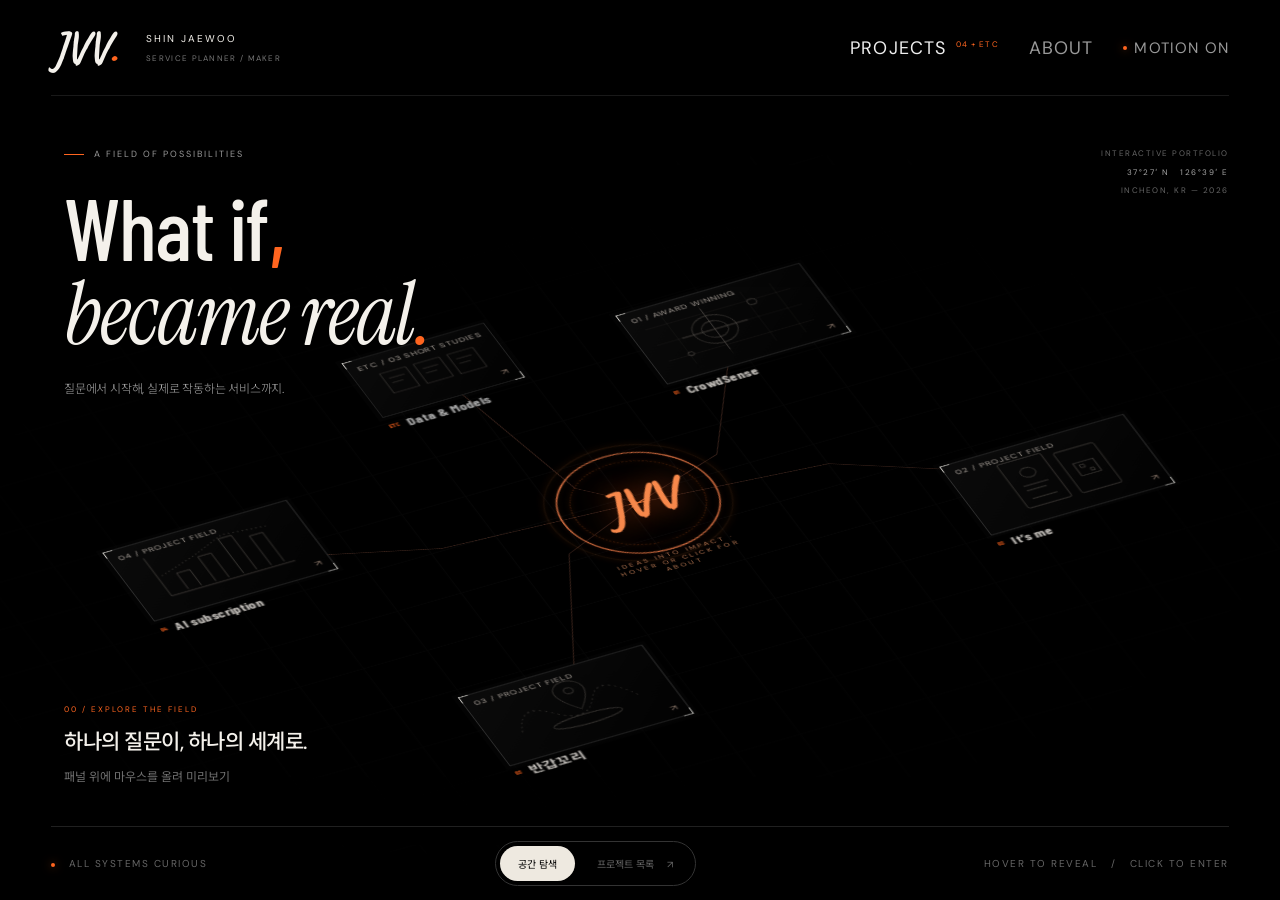
<file: index.html>
<!doctype html>
<html lang="ko">
<head><meta charset="UTF-8"><meta name="viewport" content="width=device-width,initial-scale=1"><meta name="theme-color" content="#000000"><meta name="description" content="신재우의 AI 서비스 기획 포트폴리오. 사용자 문제 정의, AI 품질 기준, 실험과 출시까지 직접 연결한 네 개의 대표 프로젝트와 ETC 실험 기록."><title>JAEWOO — Field of possibilities</title><link rel="preconnect" href="https://fonts.googleapis.com"><link rel="preconnect" href="https://fonts.gstatic.com" crossorigin><link rel="stylesheet" href="https://fonts.googleapis.com/css2?family=Barlow+Condensed:wght@400;500;600;700&family=Caveat:wght@500;600;700&family=DM+Sans:wght@400;500;600;700&family=Instrument+Serif:ital@0;1&family=Noto+Sans+KR:wght@300;400;500;600&display=swap"><link rel="stylesheet" href="./style.css"></head>
<body>
<a class="skip-link" href="#index-panel">프로젝트 목록으로 건너뛰기</a>
<header><a class="identity" href="./" aria-label="신재우 홈">JVV<span class="identity-dot">.</span></a><div class="nameplate">SHIN JAEWOO<span>SERVICE PLANNER / MAKER</span></div><nav><button class="nav-active" id="world-button">PROJECTS <sup>04 + ETC</sup></button><button id="about-button">ABOUT</button><button id="motion" aria-label="애니메이션 일시정지" aria-pressed="false"><i></i><span>MOTION ON</span></button></nav></header>
<main id="universe">
<div class="intro"><p class="eyebrow"><span></span> A FIELD OF POSSIBILITIES</p><h1>What if<span class="comma">,</span><br><em>became real<span class="period">.</span></em></h1><p class="intro-ko">질문에서 시작해, 실제로 작동하는 서비스까지.</p></div>
<div class="world-meta"><span>INTERACTIVE PORTFOLIO</span><b>37°27′ N &nbsp; 126°39′ E</b><span>INCHEON, KR — 2026</span></div>
<div class="spatial-scene" id="spatial-scene" aria-label="네 대표 프로젝트와 ETC 실험 모음이 연결된 공간. 프로젝트에 마우스를 올리거나 선택해 탐색하세요.">
<div class="scene-camera"><div class="floor" id="floor"><div class="floor-grid"></div><svg class="connections" viewBox="0 0 1400 900" aria-hidden="true"></svg><button class="core" id="core-button" type="button" aria-label="About 열기" aria-haspopup="dialog" aria-describedby="core-caption"><span class="core-fill" aria-hidden="true"></span><span class="core-ring ring-a"></span><span class="core-ring ring-b"></span><span class="core-ring ring-c"></span><span class="core-center">JVV</span><span class="core-caption" id="core-caption">IDEAS INTO IMPACT · HOVER OR CLICK FOR ABOUT</span></button><div id="nodes"></div></div></div>
<div class="scene-vignette" aria-hidden="true"></div>
</div>
<div class="hover-caption" aria-live="polite"><span class="caption-index">00 / EXPLORE THE FIELD</span><span class="caption-title">하나의 질문이, 하나의 세계로.</span><span class="caption-help">패널 위에 마우스를 올려보세요 <b>↗</b></span></div>
<div class="world-bottom"><span class="coordinate"><i></i> ALL SYSTEMS CURIOUS</span><div class="view-switch" aria-label="프로젝트 보기"><button class="selected" id="spatial-view" aria-pressed="true">공간 탐색</button><button id="index-view" aria-pressed="false">프로젝트 목록 <span>↗</span></button></div><span class="bottom-note">HOVER TO REVEAL &nbsp; / &nbsp; CLICK TO ENTER</span></div>
<section id="index-panel" tabindex="-1" hidden aria-label="프로젝트 목록"><div class="index-heading"><span>SELECTED WORK · 핵심 네 가지와 ETC</span><span>04 CASES + ETC</span></div><div id="index-list"></div></section>
</main>
<dialog id="project-dialog"><div class="dialog-top"><a class="identity" href="./" aria-label="홈">JVV<span class="identity-dot">.</span></a><span id="detail-channel"></span><button class="close" aria-label="프로젝트 닫기">CLOSE <b>×</b></button></div><div class="detail-layout"><div class="detail-visual"><div class="detail-screen"><canvas id="detail-canvas" width="960" height="540" aria-label="프로젝트 모션 데모"></canvas></div><span class="detail-visual-caption">PROJECT PREVIEW <span>ILLUSTRATIVE DEMO · 재구성된 화면</span></span></div><div class="detail-content"><span id="detail-status"></span><h2 id="detail-title"></h2><p id="detail-question"></p><p id="detail-description"></p><div id="detail-metric"></div><div id="detail-tags"></div><a id="detail-link" >프로젝트 전체 기록 읽기 <span>↗</span></a></div></div><div class="detail-bottom"><button id="prev-project">← PREVIOUS</button><span id="detail-count"></span><button id="next-project">NEXT WORLD →</button></div></dialog>
<dialog id="about-dialog" aria-labelledby="about-title"><button class="close" aria-label="소개 닫기">CLOSE <b>×</b></button><p class="eyebrow">THE MIND BEHIND THE FIELD</p><h2 id="about-title">질문하는 기획자.<br><em>끝까지 만드는 사람.</em></h2><p>신재우 · 인하대학교 산업경영공학과<br>2027.02 졸업 예정 · 2027.01부터 근무 가능</p><p>데이터로 문제를 정의하고, 서비스로 답을 만듭니다.<br>기획과 설계에서 개발, 배포, 운영까지.<br>사용자에게 닿는 순간까지 직접 이어갑니다.</p><p>산업경영공학에서 배운 문제 구조화와 운영 개선을 실제 서비스에 적용합니다. 사용자 피드백을 기능 우선순위와 화면 흐름으로 바꾸고, AI가 답해도 되는 범위와 사람이 확인할 지점을 먼저 정합니다. Claude Code·Codex로 구현과 검증을 이어가되, 제품의 판단 기준과 출시 책임은 직접 맡습니다.</p><p>수상·출시·개발 테스트는 각각 확인한 결과로 기록합니다. 사용성 개선과 AI의 정확도는 별도의 평가가 필요한 가설로 남깁니다.</p><div class="about-process">DEFINE <span>↗</span> DESIGN <span>↗</span> BUILD <span>↗</span> LEARN</div></dialog>
<script src="./scenes.js" defer></script><script src="./app.js" defer></script>
</body></html>
</file>
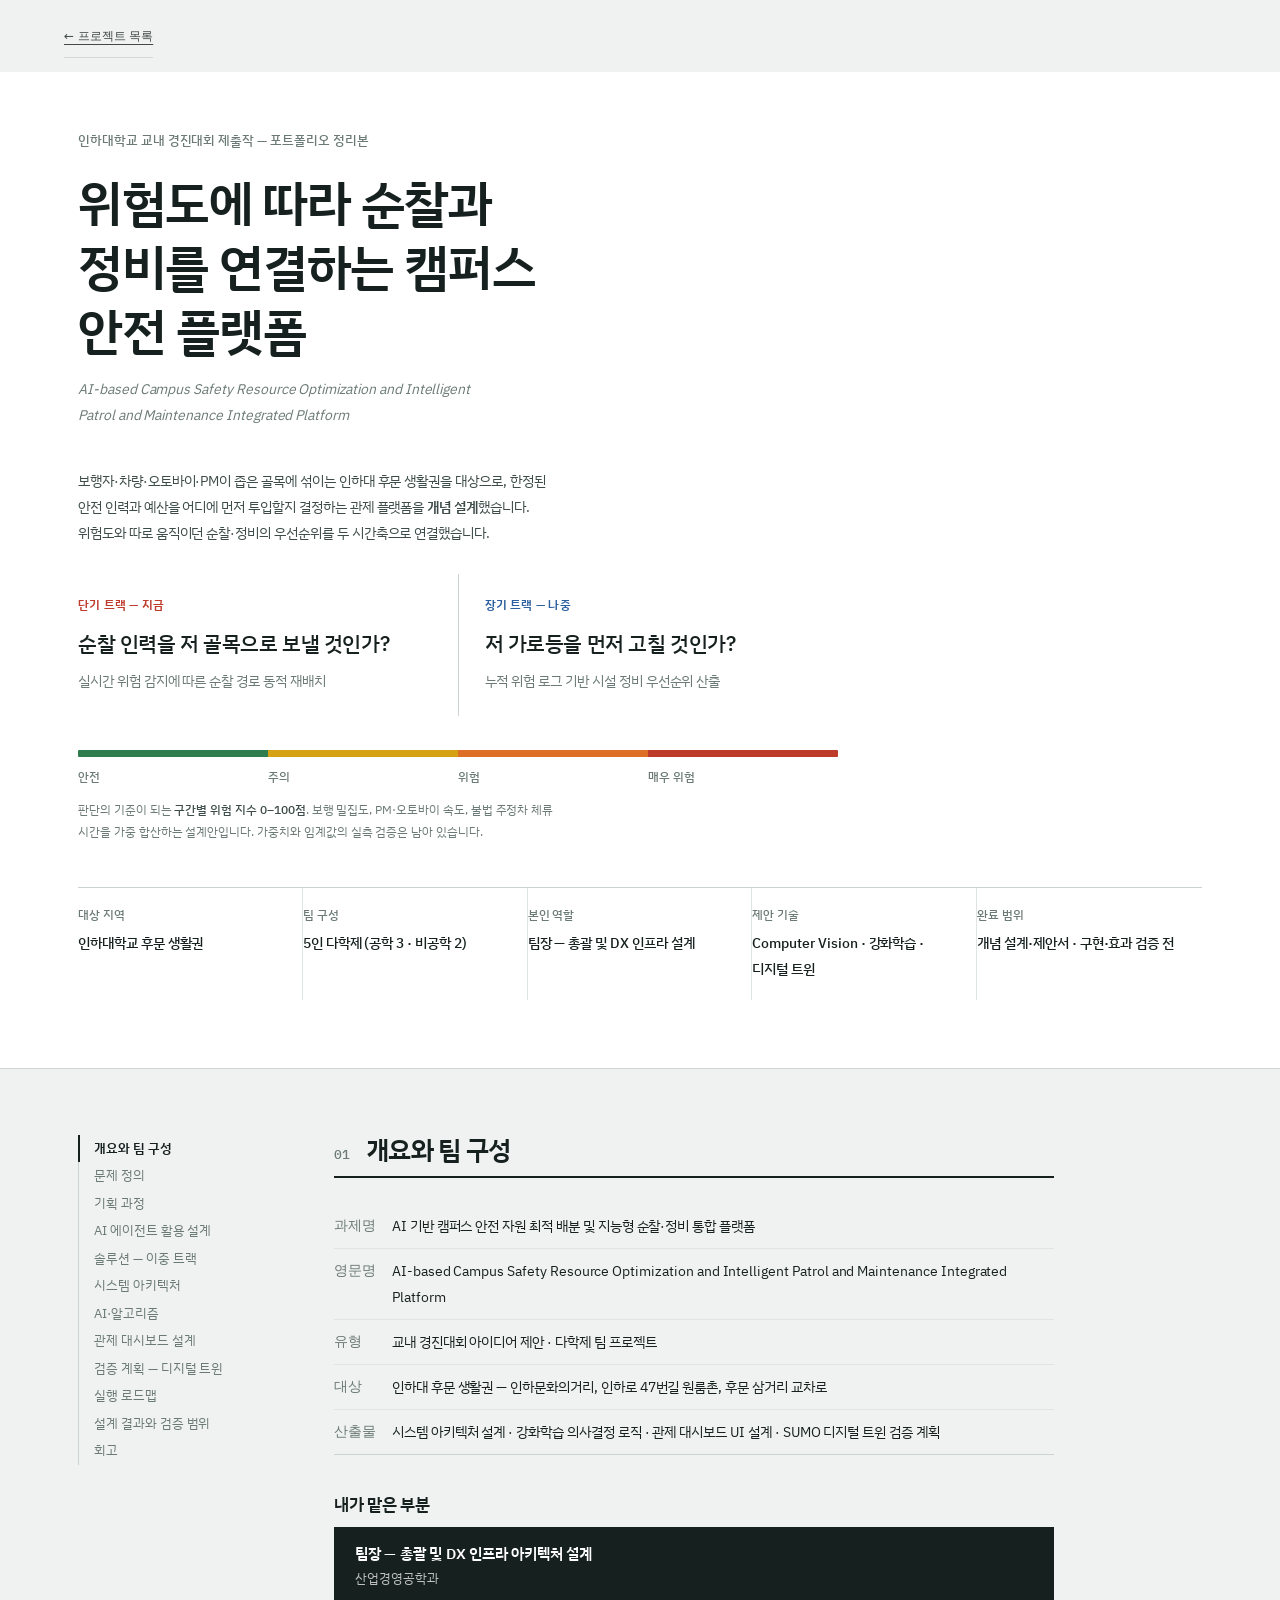
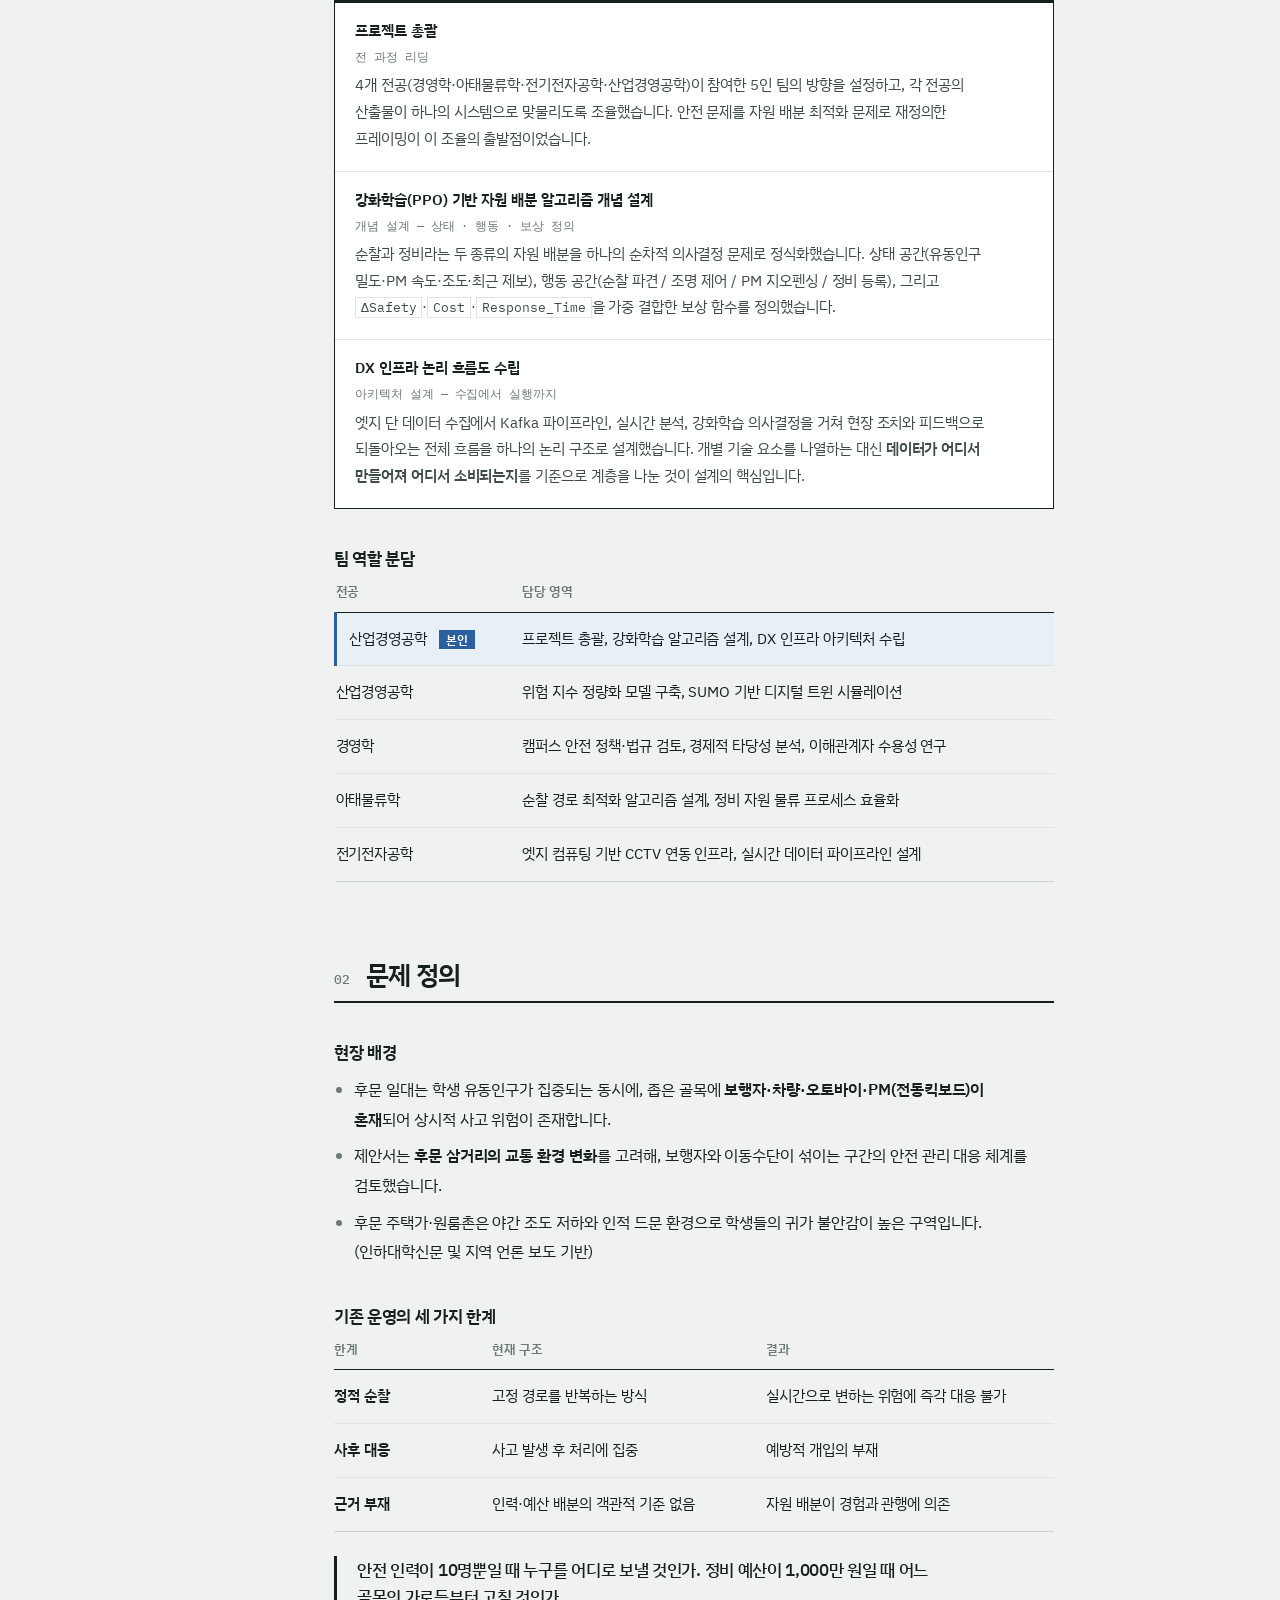
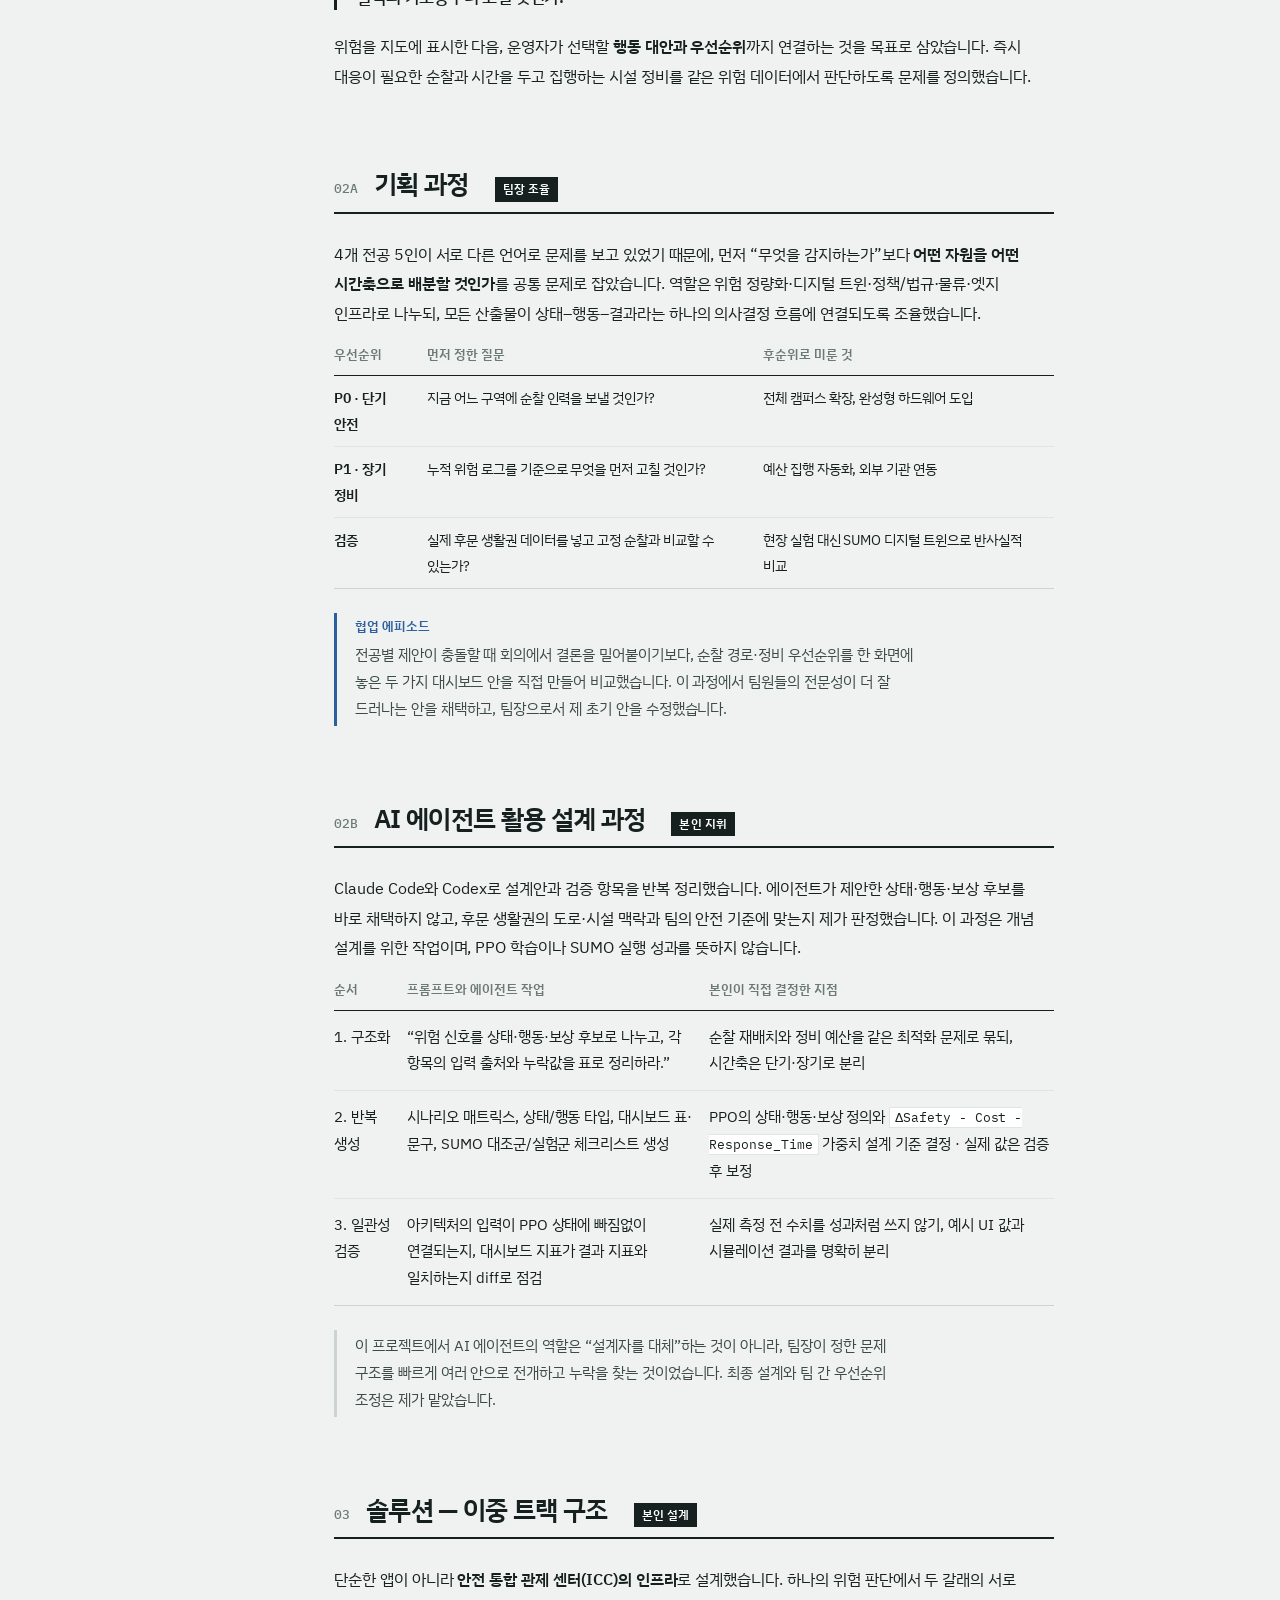
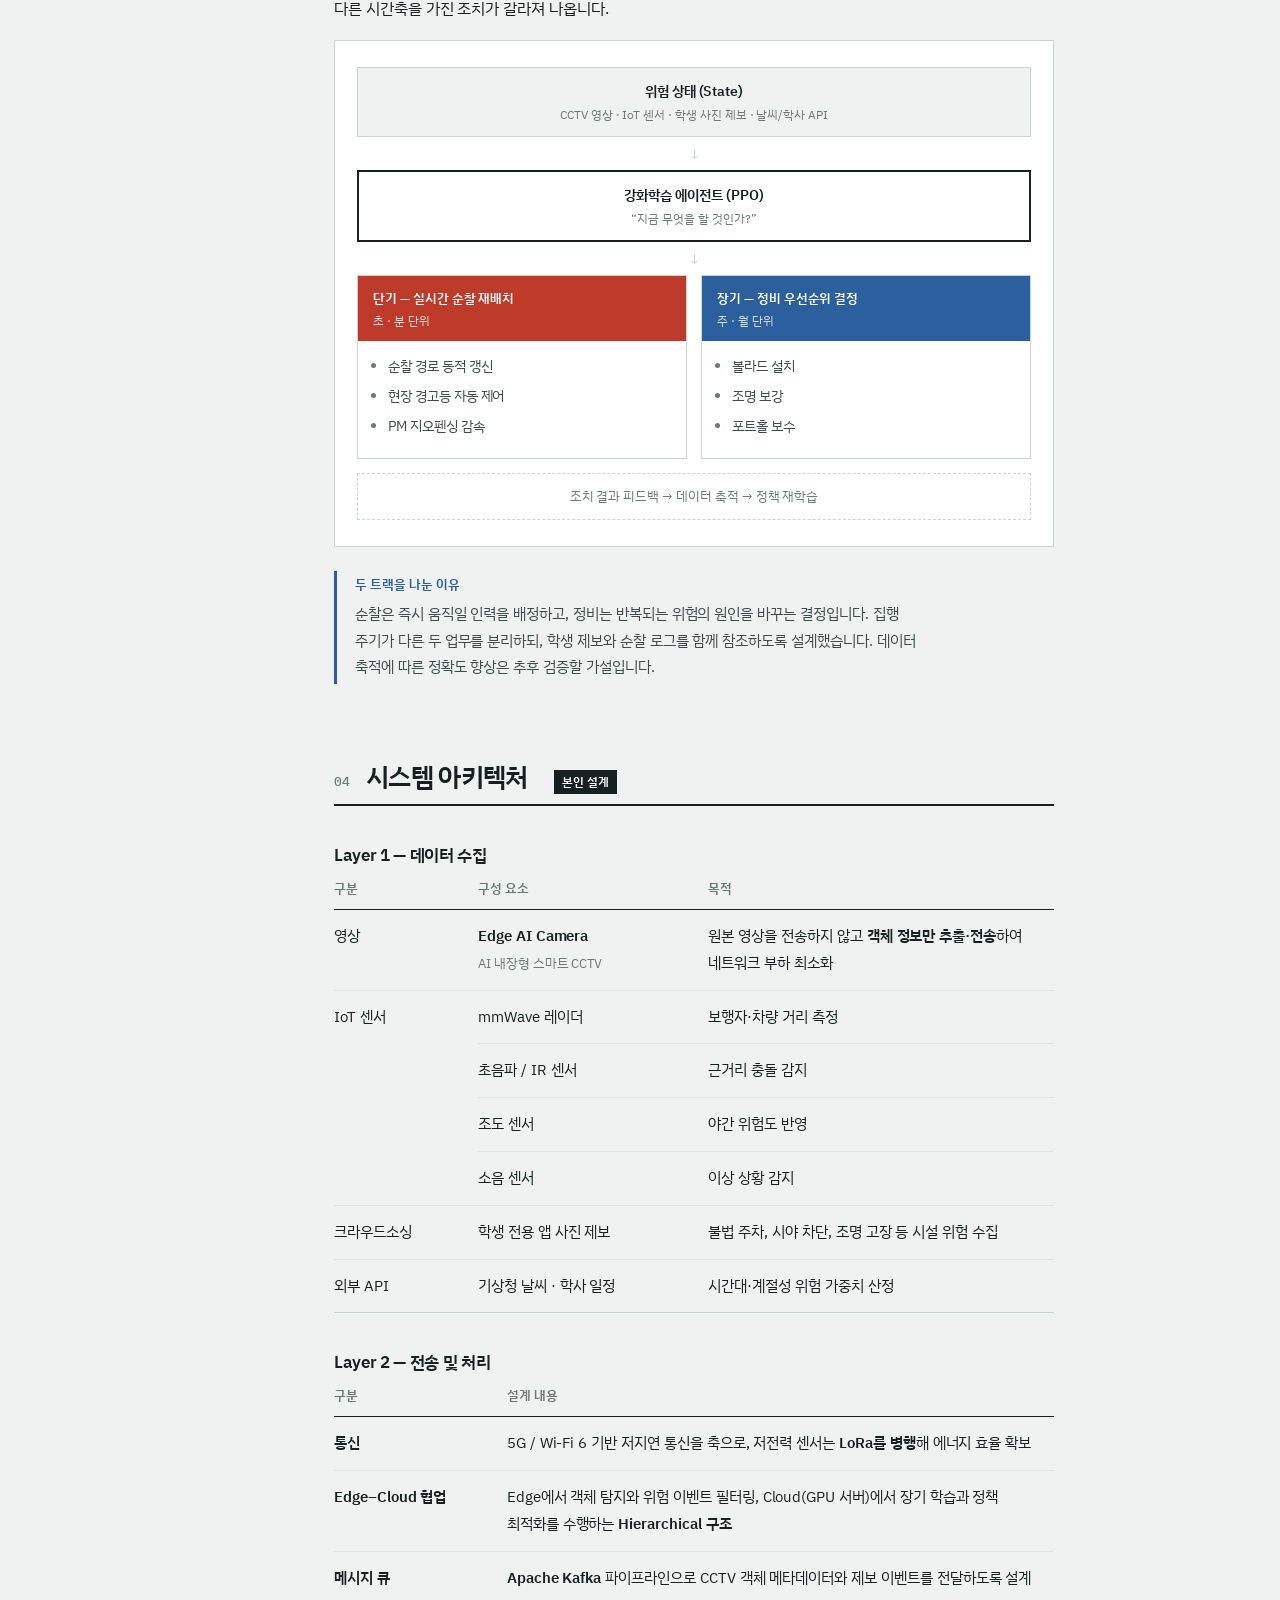
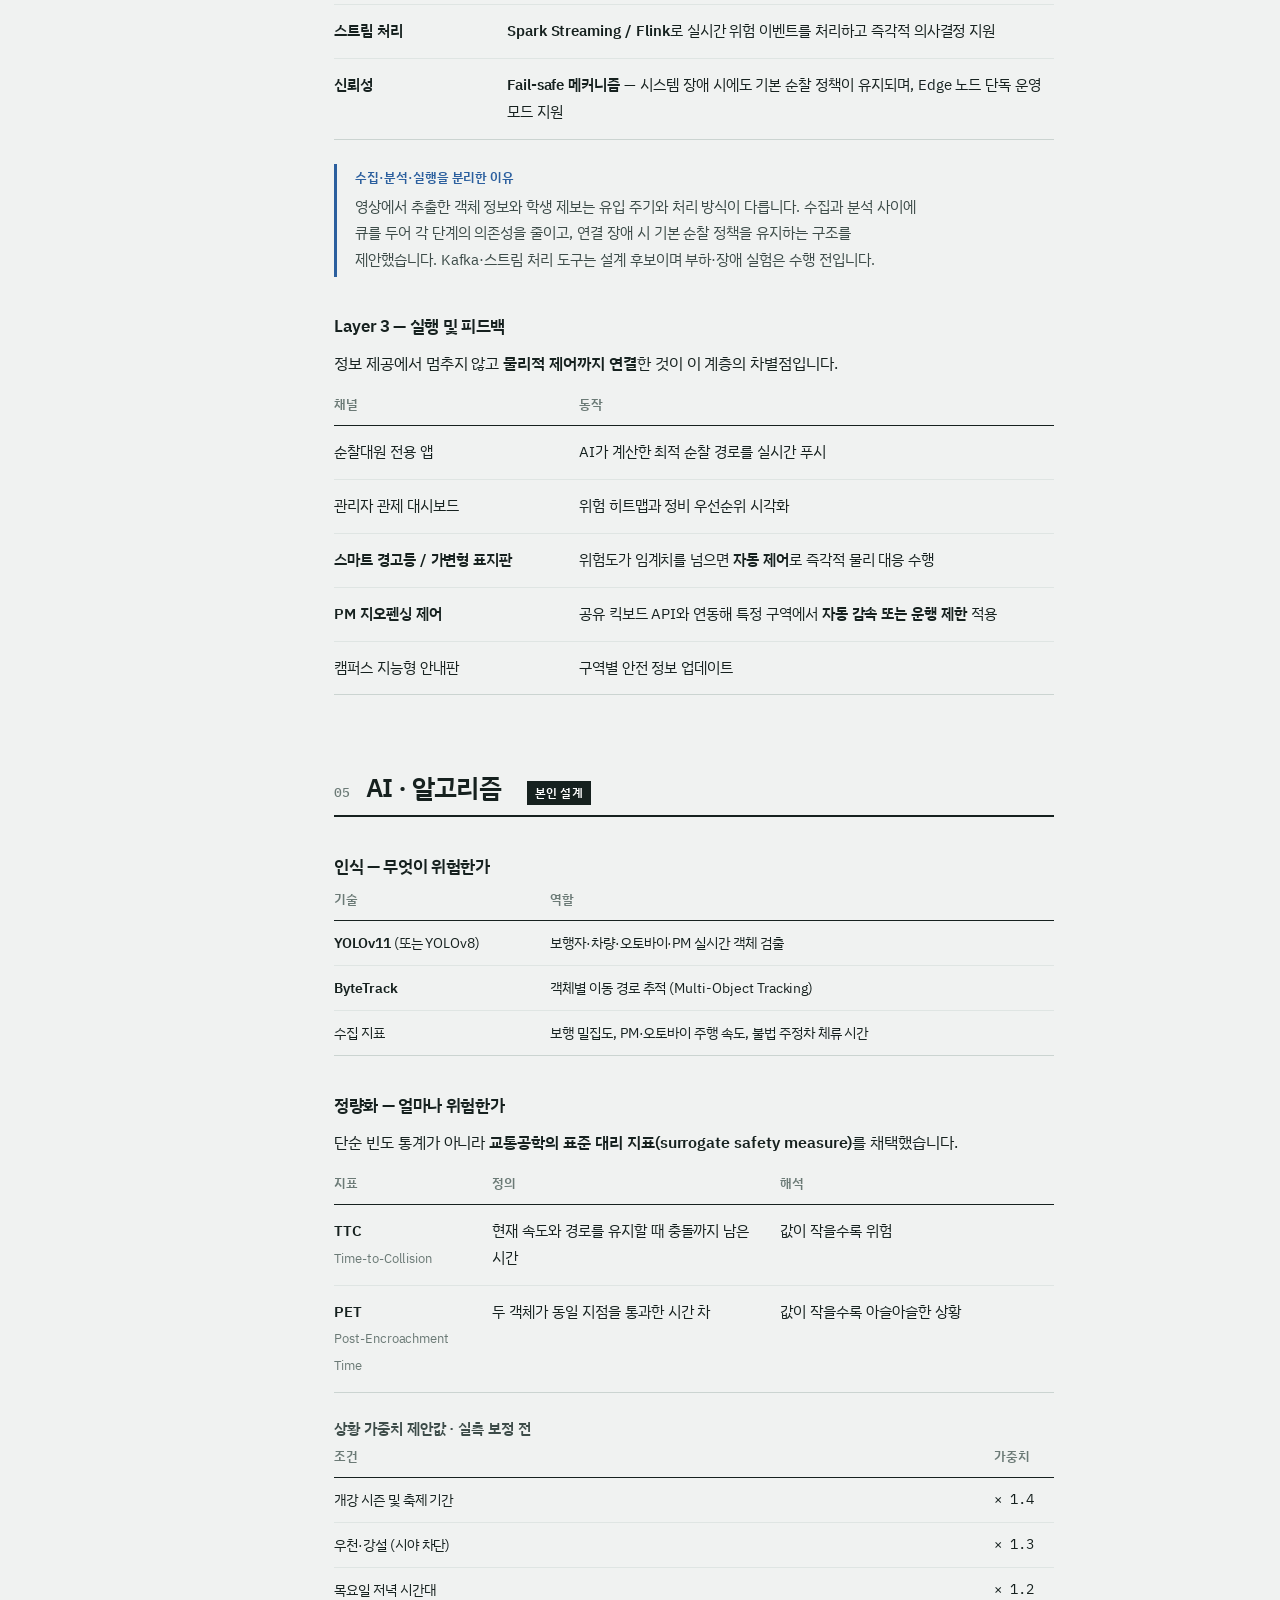
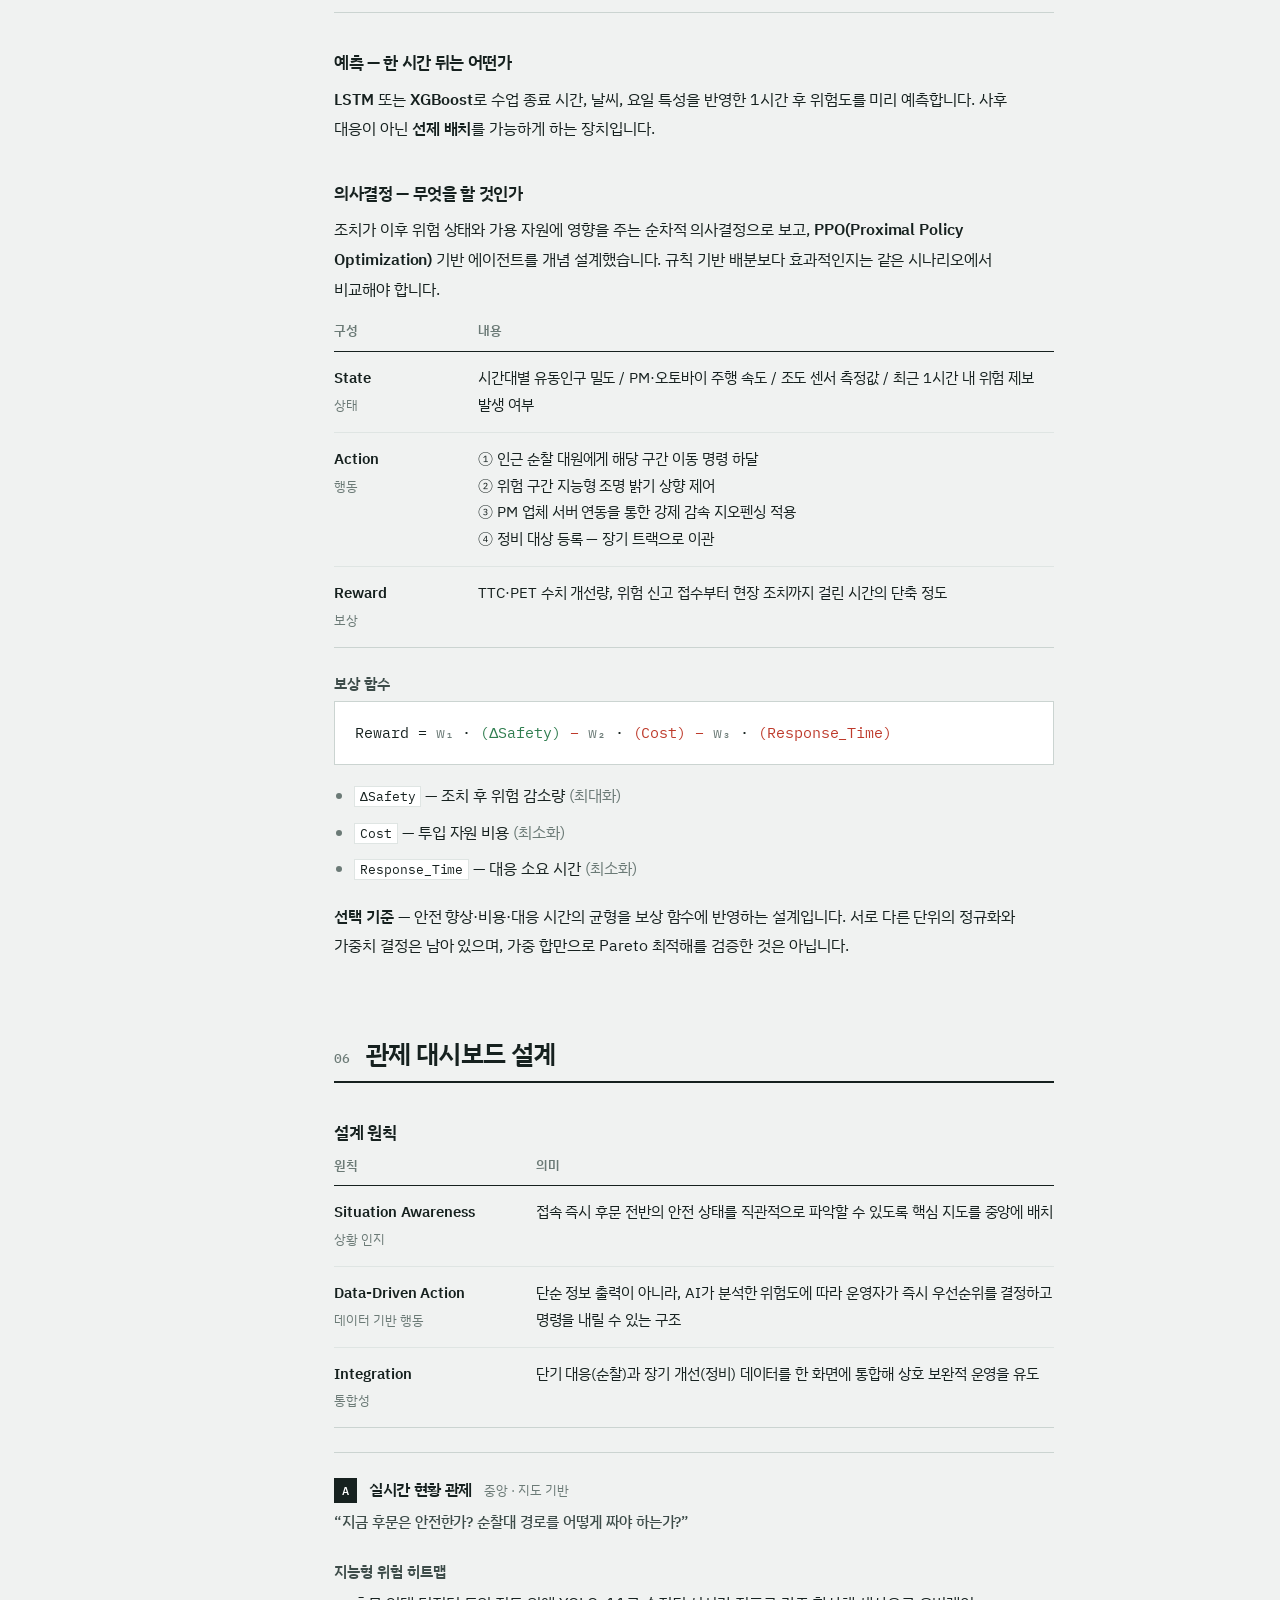
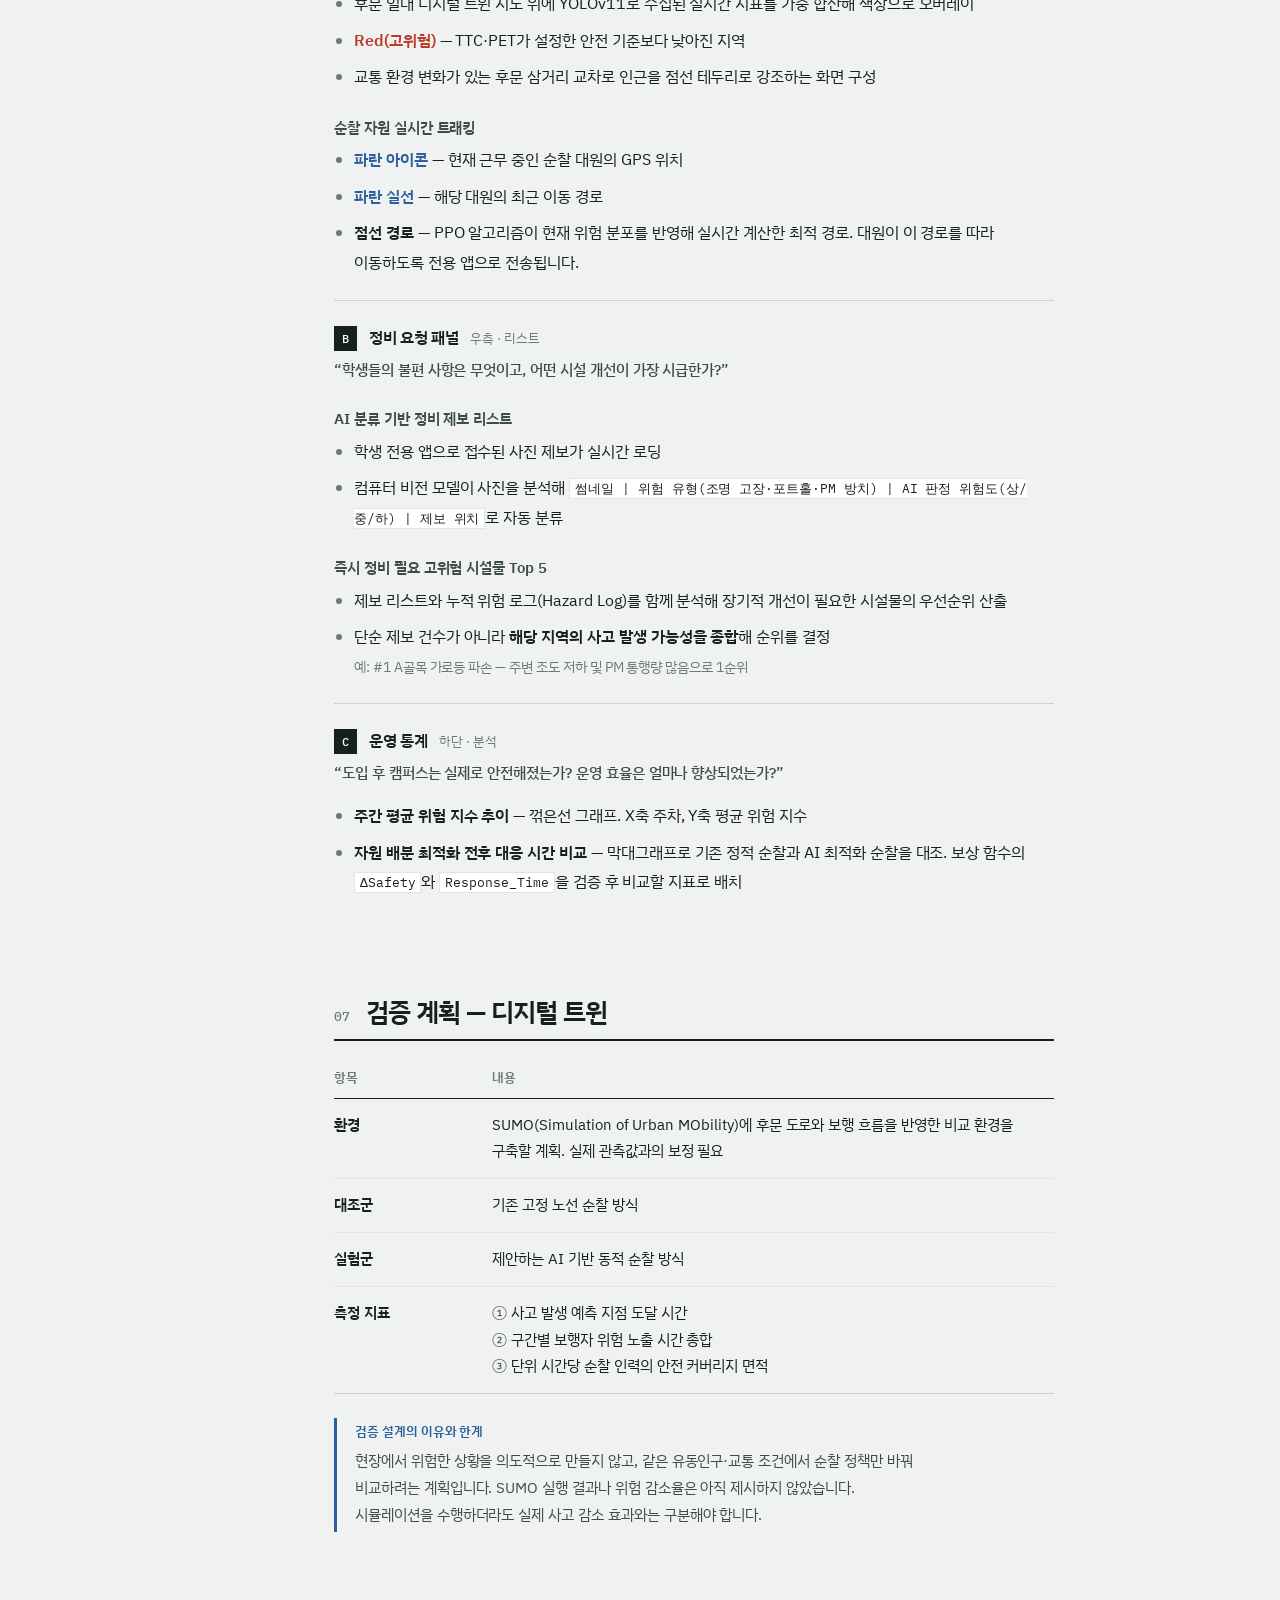
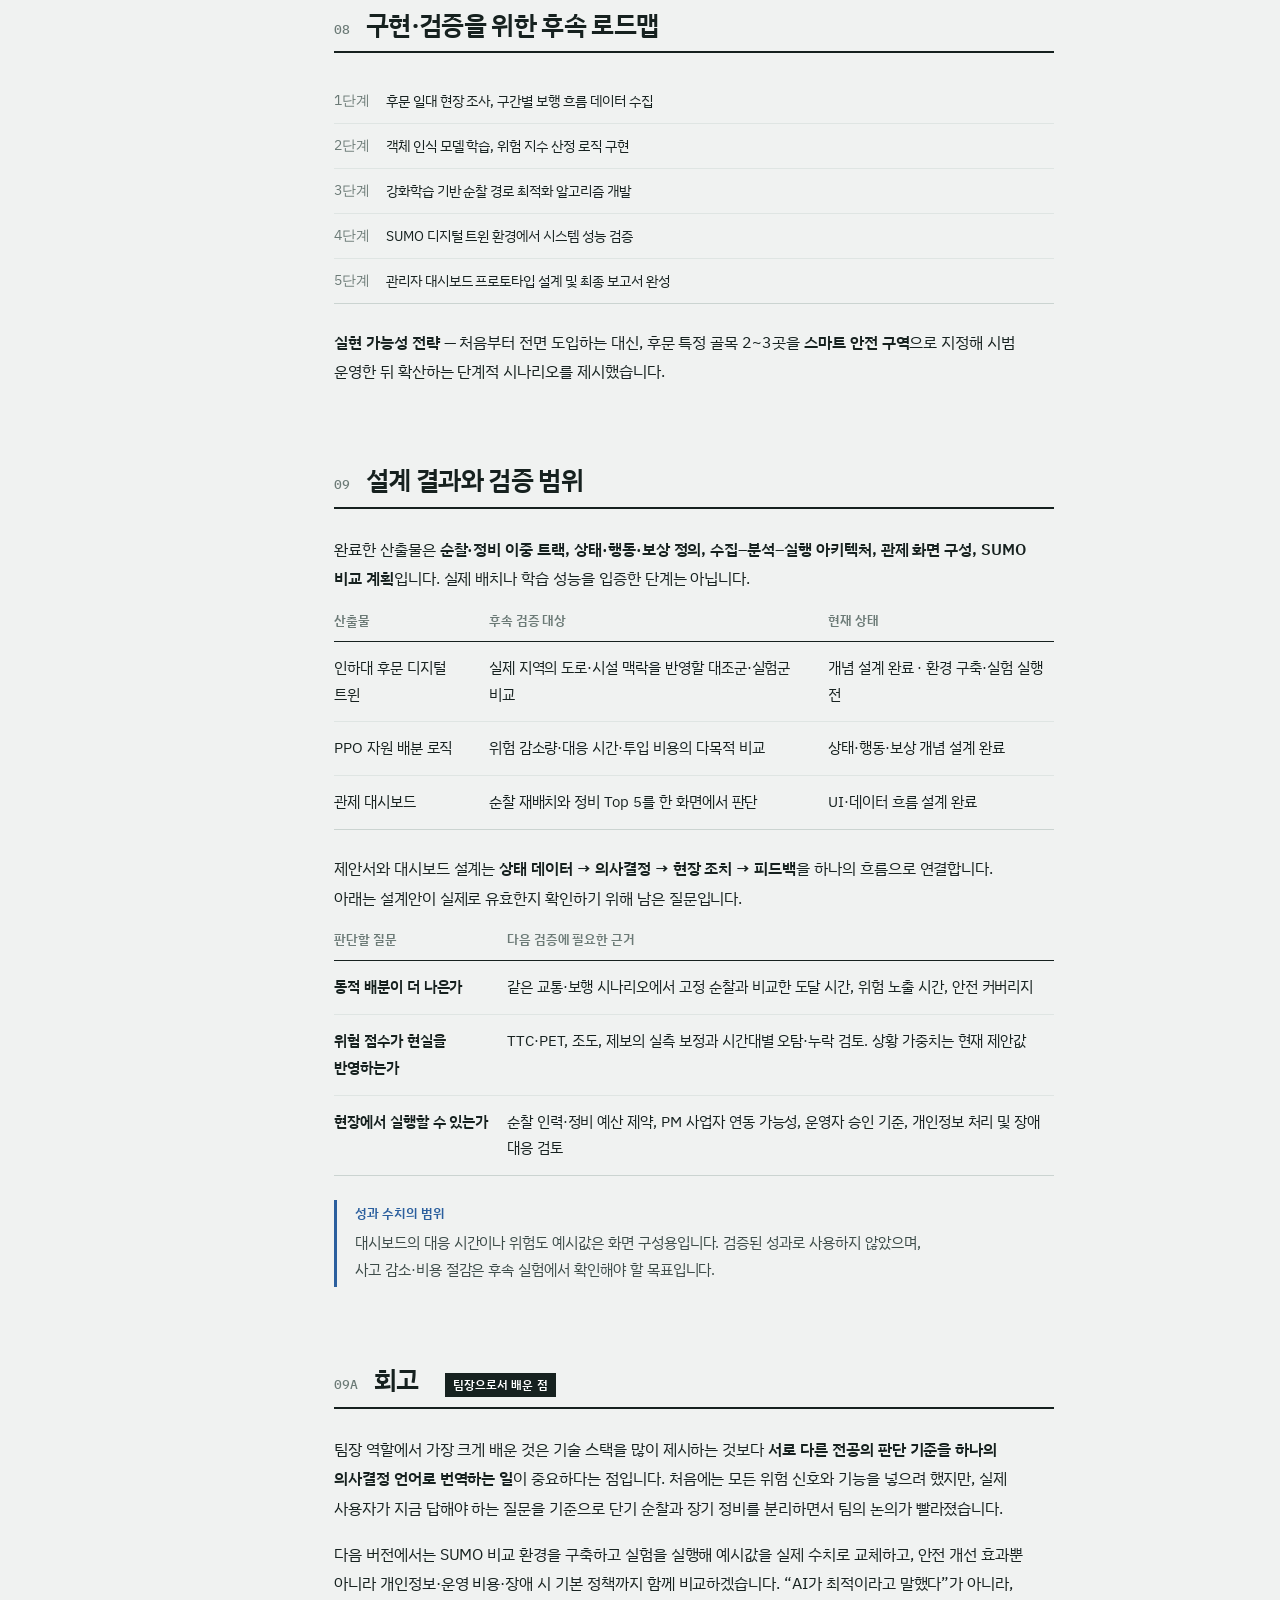
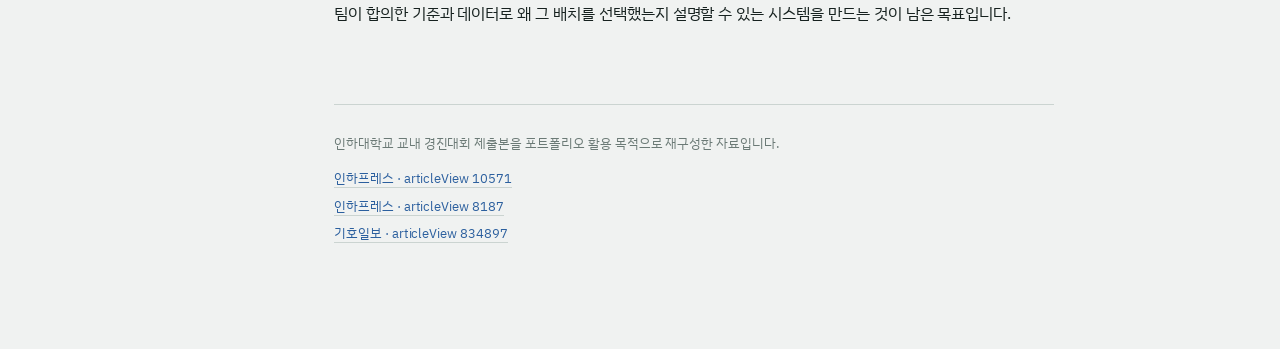
<file: projects/campus/index.html>
<!DOCTYPE html>
<html lang="ko">
<head>
<meta charset="utf-8">
<meta name="viewport" content="width=device-width, initial-scale=1">
<title>AI 기반 캠퍼스 안전 자원 최적 배분 플랫폼 — 포트폴리오</title>
<link rel="preconnect" href="https://fonts.googleapis.com">
<link rel="preconnect" href="https://fonts.gstatic.com" crossorigin>
<link href="https://fonts.googleapis.com/css2?family=IBM+Plex+Sans+KR:wght@300;400;500;600;700&family=IBM+Plex+Mono:wght@400;500&display=swap" rel="stylesheet">
<style>
:root{
  --paper:#F0F2F1;
  --surface:#FFFFFF;
  --ink:#16211F;
  --ink-soft:#3D4C49;
  --muted:#6B7A76;
  --rule:#CBD4D1;
  --rule-soft:#DFE5E3;

  /* 위험 지수 0–100 색상 밴드 (제안서 정의) */
  --safe:#2F7D4F;
  --caution:#D5A215;
  --warning:#DD6F26;
  --danger:#BE3A2B;
  /* 순찰 자원 = 파란색 (제안서 정의) */
  --patrol:#2B5F9E;

  --sans:'IBM Plex Sans KR',-apple-system,'Apple SD Gothic Neo','Malgun Gothic',sans-serif;
  --mono:'IBM Plex Mono','D2Coding',ui-monospace,monospace;
}
*{box-sizing:border-box}
html{-webkit-text-size-adjust:100%}
body{
  margin:0;
  background:var(--paper);
  color:var(--ink);
  font-family:var(--sans);
  font-weight:400;
  font-size:16px;
  line-height:1.75;
  word-break:keep-all;
  overflow-wrap:break-word;
  letter-spacing:-0.003em;
}
a{color:var(--patrol);text-decoration:none;border-bottom:1px solid var(--rule)}
a:hover{border-bottom-color:var(--patrol)}
:focus-visible{outline:2px solid var(--patrol);outline-offset:3px}

/* ── 레이아웃 ───────────────────────── */
.shell{max-width:1180px;margin:0 auto;padding:0 28px;display:grid;grid-template-columns:1fr;gap:0}
.doc{max-width:720px;margin:0 auto;width:100%}

/* ── 헤더 / 히어로 ──────────────────── */
header.masthead{border-bottom:1px solid var(--rule);background:var(--surface)}
.masthead-inner{max-width:1180px;margin:0 auto;padding:56px 28px 0}
.kicker{font-size:13px;color:var(--muted);font-weight:500;margin:0 0 18px}
h1.title{
  font-size:clamp(30px,4.6vw,50px);
  line-height:1.18;
  font-weight:600;
  letter-spacing:-0.028em;
  margin:0 0 14px;
  max-width:16ch;
}
.title-en{
  font-size:14px;color:var(--muted);font-weight:400;
  line-height:1.6;margin:0 0 40px;max-width:52ch;font-style:italic;
}

/* 핵심 결정 히어로 */
.decision{
  display:grid;grid-template-columns:1fr auto 1fr;gap:0;
  align-items:stretch;margin:0 0 6px;max-width:760px;
}
.decision-side{padding:20px 26px 22px 0}
.decision-side:last-child{padding:20px 0 22px 26px}
.decision-tag{font-size:12px;font-weight:600;margin:0 0 8px;letter-spacing:0.02em}
.decision-tag.now{color:var(--danger)}
.decision-tag.later{color:var(--patrol)}
.decision-q{font-size:clamp(17px,2.1vw,21px);font-weight:500;line-height:1.45;margin:0 0 6px;letter-spacing:-0.02em}
.decision-sub{font-size:13.5px;color:var(--muted);margin:0;line-height:1.6}
.decision-split{width:1px;background:var(--rule)}
.decision-lead{
  font-size:14px;color:var(--ink-soft);max-width:60ch;margin:0 0 28px;
  padding-left:0;line-height:1.7;
}

/* 위험 밴드 스케일 */
.scale{margin:34px 0 0;max-width:760px}
.scale-bar{display:flex;height:7px;border-radius:1px;overflow:hidden}
.scale-bar span{flex:1}
.scale-labels{display:flex;margin-top:9px}
.scale-labels span{flex:1;font-size:12px;color:var(--muted);font-weight:500}
.scale-note{font-size:12px;color:var(--muted);margin:12px 0 0}
.scale-note b{font-weight:500;color:var(--ink-soft)}
.masthead-pad{height:52px}

/* ── 메타 정보 그리드 ───────────────── */
.meta{
  display:grid;grid-template-columns:repeat(auto-fit,minmax(180px,1fr));
  gap:0;border-top:1px solid var(--rule);margin-top:44px;
}
.meta div{padding:16px 20px 18px 0;border-right:1px solid var(--rule-soft)}
.meta div:last-child{border-right:0}
.meta dt{font-size:12px;color:var(--muted);margin:0 0 5px;font-weight:500}
.meta dd{margin:0;font-size:14px;font-weight:500;line-height:1.5}

/* ── 본문 ──────────────────────────── */
main{padding:64px 0 100px}
section{margin:0 0 76px;scroll-margin-top:24px}
.sec-head{display:flex;gap:16px;align-items:baseline;border-bottom:2px solid var(--ink);padding-bottom:10px;margin-bottom:26px}
.sec-num{font-family:var(--mono);font-size:13px;color:var(--muted);font-weight:500;flex:none;padding-top:2px}
h2{font-size:clamp(21px,2.6vw,26px);font-weight:600;letter-spacing:-0.025em;margin:0;line-height:1.3}
h3{font-size:17px;font-weight:600;margin:38px 0 12px;letter-spacing:-0.02em;line-height:1.4}
h4{font-size:15px;font-weight:600;margin:26px 0 8px;color:var(--ink-soft)}
p{margin:0 0 16px;max-width:70ch}
strong{font-weight:600}
em{font-style:normal;background:linear-gradient(transparent 62%,rgba(213,162,21,.32) 62%);font-weight:500}
ul,ol{margin:0 0 18px;padding-left:20px;max-width:70ch}
li{margin:0 0 7px}
li::marker{color:var(--muted)}

/* ── 표 ────────────────────────────── */
.tw{overflow-x:auto;margin:0 0 24px;-webkit-overflow-scrolling:touch}
table{width:100%;border-collapse:collapse;font-size:14.5px;min-width:440px}
th{
  text-align:left;font-weight:600;font-size:12.5px;color:var(--muted);
  padding:0 16px 9px 0;border-bottom:1px solid var(--ink);vertical-align:bottom;
}
td{padding:13px 16px 13px 0;border-bottom:1px solid var(--rule-soft);vertical-align:top;line-height:1.6}
tr:last-child td{border-bottom:1px solid var(--rule)}
th:last-child,td:last-child{padding-right:0}
td.num{font-family:var(--mono);font-size:13px;color:var(--muted);white-space:nowrap;width:1%}
table.compact td{padding:9px 16px 9px 0;font-size:14px}

/* ── 아키텍처 다이어그램 ────────────── */
.arch{border:1px solid var(--rule);background:var(--surface);padding:26px 22px;margin:0 0 24px}
.arch-node{
  border:1px solid var(--rule);padding:12px 15px;text-align:center;
  font-size:13.5px;line-height:1.5;background:var(--paper);
}
.arch-node b{display:block;font-weight:600;font-size:14px;margin-bottom:3px}
.arch-node small{color:var(--muted);font-size:12px}
.arch-brain{border:2px solid var(--ink);background:var(--surface)}
.arch-arrow{text-align:center;color:var(--rule);font-size:15px;line-height:1;margin:9px 0;font-family:var(--mono)}
.arch-tracks{display:grid;grid-template-columns:1fr 1fr;gap:14px;margin:0}
.track{border:1px solid var(--rule);background:var(--surface);padding:0;overflow:hidden}
.track-top{padding:11px 15px 10px;color:#fff;font-size:13px;font-weight:600}
.track.now .track-top{background:var(--danger)}
.track.later .track-top{background:var(--patrol)}
.track-top small{display:block;font-weight:400;font-size:11.5px;opacity:.82;margin-top:1px}
.track ul{margin:0;padding:13px 15px 14px 30px;font-size:13.5px}
.track li{margin:0 0 5px;color:var(--ink-soft)}
.arch-loop{
  margin-top:14px;border:1px dashed var(--rule);padding:11px 15px;text-align:center;
  font-size:13px;color:var(--muted);background:var(--surface);
}

/* ── 본인 담당 표시 ────────────────── */
.mine{
  display:inline-block;font-size:11.5px;font-weight:600;color:#fff;
  background:var(--ink);padding:2px 8px;margin-left:10px;
  vertical-align:middle;letter-spacing:0.01em;flex:none;
}
tr.mine-row td{background:#E9EFF6}
tr.mine-row td:first-child{padding-left:12px;border-left:3px solid var(--patrol)}
.mine-inline{font-size:11.5px;font-weight:600;color:#fff;background:var(--patrol);padding:1px 7px;margin-left:8px;white-space:nowrap}

.contrib{border:1px solid var(--ink);background:var(--surface);margin:0 0 26px}
.contrib-head{
  background:var(--ink);color:#fff;padding:13px 20px;
  font-size:14.5px;font-weight:600;letter-spacing:-0.015em;
}
.contrib-head small{display:block;font-weight:400;font-size:12.5px;opacity:.72;margin-top:2px;letter-spacing:0}
.contrib-item{padding:18px 20px;border-bottom:1px solid var(--rule-soft)}
.contrib-item:last-child{border-bottom:0}
.contrib-item h4{margin:0 0 7px;font-size:15px;color:var(--ink)}
.contrib-item p{margin:0;font-size:14.5px;color:var(--ink-soft);line-height:1.7}
.contrib-scope{
  font-family:var(--mono);font-size:11.5px;color:var(--muted);
  display:block;margin-bottom:5px;
}

/* ── 콜아웃 ────────────────────────── */
.note{
  border-left:3px solid var(--rule);padding:3px 0 3px 18px;margin:24px 0;
  font-size:14.5px;color:var(--ink-soft);max-width:66ch;
}
.note p{margin:0 0 10px}
.note p:last-child{margin:0}
.note-label{font-size:12.5px;font-weight:600;color:var(--muted);margin:0 0 5px;display:block}
.note.tip{border-left-color:var(--caution)}
.note.tip .note-label{color:#9c7508}
.note.point{border-left-color:var(--patrol)}
.note.point .note-label{color:var(--patrol)}
.note.warn{border-left-color:var(--danger)}
.note.warn .note-label{color:var(--danger)}

blockquote{
  margin:22px 0;padding:0 0 0 20px;border-left:3px solid var(--ink);
  font-size:17px;font-weight:500;line-height:1.6;letter-spacing:-0.018em;max-width:60ch;
}

/* ── 수식 / 코드 ───────────────────── */
.formula{
  font-family:var(--mono);font-size:15px;background:var(--surface);
  border:1px solid var(--rule);padding:18px 20px;margin:0 0 16px;
  overflow-x:auto;white-space:nowrap;
}
.formula .w{color:var(--muted)}
.formula .plus{color:var(--safe)}
.formula .minus{color:var(--danger)}
code{font-family:var(--mono);font-size:13px;background:var(--surface);border:1px solid var(--rule-soft);padding:1px 5px}

/* ── 키워드 태그 ───────────────────── */
.tags{display:flex;flex-wrap:wrap;gap:7px;margin:0 0 18px;padding:0;list-style:none;max-width:100%}
.tags li{margin:0}
.tags span{
  display:inline-block;font-family:var(--mono);font-size:12px;
  border:1px solid var(--rule);padding:4px 9px;color:var(--ink-soft);background:var(--surface);
}

/* ── 대시보드 구역 ─────────────────── */
.zone{border-top:1px solid var(--rule);padding:22px 0 4px;margin:0}
.zone-head{display:flex;gap:12px;align-items:baseline;margin:0 0 6px}
.zone-id{
  font-family:var(--mono);font-size:12px;font-weight:500;color:#fff;
  background:var(--ink);padding:2px 8px;flex:none;
}
.zone-name{font-size:16px;font-weight:600;letter-spacing:-0.02em}
.zone-where{font-size:12.5px;color:var(--muted)}
.zone-q{font-size:14.5px;color:var(--ink-soft);margin:0 0 14px;font-weight:500}

/* ── 활용 가이드 파트 ──────────────── */
.part-break{
  border-top:2px solid var(--ink);margin:96px 0 60px;padding:26px 0 0;
}
.part-break h2{font-size:clamp(23px,3vw,30px);margin:0 0 10px}
.part-break p{font-size:15px;color:var(--muted);margin:0;max-width:58ch}

.oneliner{
  background:var(--surface);border:1px solid var(--rule);padding:22px 24px;margin:0 0 16px;
}
.oneliner .lbl{font-size:12px;color:var(--muted);font-weight:600;margin:0 0 9px}
.oneliner p{margin:0;font-size:15px;line-height:1.65}
.oneliner.en p{font-size:14px;font-style:italic;color:var(--ink-soft);line-height:1.6}

.star{display:grid;grid-template-columns:auto 1fr;gap:0 20px;margin:0 0 8px}
.star-k{
  font-family:var(--mono);font-size:12px;font-weight:500;color:var(--muted);
  padding-top:4px;border-right:1px solid var(--rule-soft);padding-right:20px;
}
.star-v{padding:0 0 20px}
.star-v p{margin:0;font-size:14.5px;line-height:1.7}
.star:last-of-type .star-v{padding-bottom:0}

.qa{border-bottom:1px solid var(--rule-soft);padding:18px 0}
.qa:first-of-type{border-top:1px solid var(--ink);}
.qa-q{font-size:15px;font-weight:600;margin:0 0 8px;line-height:1.5;letter-spacing:-0.018em}
.qa-a{font-size:14.5px;color:var(--ink-soft);margin:0;line-height:1.7}

.fix{display:grid;grid-template-columns:auto 1fr;gap:0 18px;padding:22px 0;border-bottom:1px solid var(--rule-soft)}
.fix:first-of-type{border-top:1px solid var(--ink)}
.fix-n{font-family:var(--mono);font-size:22px;font-weight:400;color:var(--rule);line-height:1.2}
.fix h4{margin:0 0 7px;font-size:15.5px;color:var(--ink)}
.fix p{margin:0;font-size:14.5px;color:var(--ink-soft);line-height:1.7}

footer{border-top:1px solid var(--rule);margin-top:70px;padding:26px 0 0;font-size:13px;color:var(--muted)}
footer p{margin:0 0 12px;max-width:62ch}
footer ul{list-style:none;padding:0;margin:0}
footer li{margin:0 0 4px;font-size:12.5px}

/* ── 목차 (넓은 화면) ──────────────── */
nav.toc{display:none}
@media (min-width:1080px){
  .shell{grid-template-columns:200px 1fr;gap:56px}
  .doc{margin:0}
  nav.toc{
    display:block;position:sticky;top:32px;align-self:start;
    padding-top:66px;max-height:calc(100vh - 64px);overflow-y:auto;
  }
  nav.toc ol{list-style:none;margin:0;padding:0;border-left:1px solid var(--rule)}
  nav.toc li{margin:0}
  nav.toc a{
    display:block;padding:5px 0 5px 14px;font-size:12.5px;color:var(--muted);
    border-bottom:0;margin-left:-1px;border-left:2px solid transparent;line-height:1.4;
  }
  nav.toc a:hover{color:var(--ink)}
  nav.toc a.on{color:var(--ink);font-weight:600;border-left-color:var(--ink)}
  nav.toc .gap{height:12px}
}
@media (max-width:640px){
  body{font-size:15.5px}
  .masthead-inner{padding:38px 20px 0}
  .shell{padding:0 20px}
  .decision{grid-template-columns:1fr;gap:0}
  .decision-side{padding:16px 0 16px 16px;border-left:2px solid var(--rule)}
  .decision-side:last-child{padding:16px 0 16px 16px}
  .decision-side:first-child{border-left-color:var(--danger)}
  .decision-side:last-child{border-left-color:var(--patrol)}
  .decision-split{display:none}
  .meta div{border-right:0;border-bottom:1px solid var(--rule-soft);padding-right:0}
  .arch-tracks{grid-template-columns:1fr}
  .star{grid-template-columns:1fr;gap:0}
  .star-k{border-right:0;border-bottom:1px solid var(--rule-soft);padding:0 0 6px;margin-bottom:10px}
  .star-v{padding-bottom:22px}
  main{padding:44px 0 70px}
  section{margin-bottom:60px}
}
@media print{
  body{background:#fff;font-size:11pt}
  nav.toc{display:none}
  .shell{grid-template-columns:1fr;max-width:100%}
  section{page-break-inside:avoid}
}
@media (prefers-reduced-motion:reduce){*{transition:none!important;animation:none!important}}
</style>
<link rel="stylesheet" href="../../project-navigation.css">
</head>
<body>
<div class="portfolio-return" role="navigation" aria-label="포트폴리오"><a href="../../#projects">← 프로젝트 목록</a></div>

<header class="masthead">
  <div class="masthead-inner">
    <p class="kicker">인하대학교 교내 경진대회 제출작 — 포트폴리오 정리본</p>
    <h1 class="title">위험도에 따라 순찰과 정비를 연결하는 캠퍼스 안전 플랫폼</h1>
    <p class="title-en">AI-based Campus Safety Resource Optimization and Intelligent Patrol and Maintenance Integrated Platform</p>

    <p class="decision-lead">보행자·차량·오토바이·PM이 좁은 골목에 섞이는 인하대 후문 생활권을 대상으로, 한정된 안전 인력과 예산을 어디에 먼저 투입할지 결정하는 관제 플랫폼을 <strong>개념 설계</strong>했습니다. 위험도와 따로 움직이던 순찰·정비의 우선순위를 두 시간축으로 연결했습니다.</p>

    <div class="decision">
      <div class="decision-side">
        <p class="decision-tag now">단기 트랙 — 지금</p>
        <p class="decision-q">순찰 인력을 저 골목으로 보낼 것인가?</p>
        <p class="decision-sub">실시간 위험 감지에 따른 순찰 경로 동적 재배치</p>
      </div>
      <div class="decision-split"></div>
      <div class="decision-side">
        <p class="decision-tag later">장기 트랙 — 나중</p>
        <p class="decision-q">저 가로등을 먼저 고칠 것인가?</p>
        <p class="decision-sub">누적 위험 로그 기반 시설 정비 우선순위 산출</p>
      </div>
    </div>

    <div class="scale">
      <div class="scale-bar" role="img" aria-label="위험 지수 0에서 100까지 네 단계 색상 밴드">
        <span style="background:var(--safe)"></span>
        <span style="background:var(--caution)"></span>
        <span style="background:var(--warning)"></span>
        <span style="background:var(--danger)"></span>
      </div>
      <div class="scale-labels">
        <span>안전</span><span>주의</span><span>위험</span><span>매우 위험</span>
      </div>
      <p class="scale-note">판단의 기준이 되는 <b>구간별 위험 지수 0–100점</b>. 보행 밀집도, PM·오토바이 속도, 불법 주정차 체류 시간을 가중 합산하는 설계안입니다. 가중치와 임계값의 실측 검증은 남아 있습니다.</p>
    </div>

    <dl class="meta">
      <div><dt>대상 지역</dt><dd>인하대학교 후문 생활권</dd></div>
      <div><dt>팀 구성</dt><dd>5인 다학제 (공학 3 · 비공학 2)</dd></div>
      <div><dt>본인 역할</dt><dd>팀장 — 총괄 및 DX 인프라 설계</dd></div>
      <div><dt>제안 기술</dt><dd>Computer Vision · 강화학습 · 디지털 트윈</dd></div>
      <div><dt>완료 범위</dt><dd>개념 설계·제안서 · 구현·효과 검증 전</dd></div>
    </dl>
    <div class="masthead-pad"></div>
  </div>
</header>

<div class="shell">

<nav class="toc" aria-label="목차">
  <ol>
    <li><a href="#s1">개요와 팀 구성</a></li>
    <li><a href="#s2">문제 정의</a></li>
    <li><a href="#s2-plan">기획 과정</a></li>
    <li><a href="#s2-ai">AI 에이전트 활용 설계</a></li>
    <li><a href="#s3">솔루션 — 이중 트랙</a></li>
    <li><a href="#s4">시스템 아키텍처</a></li>
    <li><a href="#s5">AI·알고리즘</a></li>
    <li><a href="#s6">관제 대시보드 설계</a></li>
    <li><a href="#s7">검증 계획 — 디지털 트윈</a></li>
    <li><a href="#s8">실행 로드맵</a></li>
    <li><a href="#s9">설계 결과와 검증 범위</a></li>
    <li><a href="#s9-reflection">회고</a></li>
  </ol>
</nav>

<main class="doc">

<!-- 1 -->
<section id="s1">
  <div class="sec-head"><span class="sec-num">01</span><h2>개요와 팀 구성</h2></div>

  <div class="tw"><table class="compact">
    <tbody>
      <tr><td class="num">과제명</td><td>AI 기반 캠퍼스 안전 자원 최적 배분 및 지능형 순찰·정비 통합 플랫폼</td></tr>
      <tr><td class="num">영문명</td><td>AI-based Campus Safety Resource Optimization and Intelligent Patrol and Maintenance Integrated Platform</td></tr>
      <tr><td class="num">유형</td><td>교내 경진대회 아이디어 제안 · 다학제 팀 프로젝트</td></tr>
      <tr><td class="num">대상</td><td>인하대 후문 생활권 — 인하문화의거리, 인하로 47번길 원룸촌, 후문 삼거리 교차로</td></tr>
      <tr><td class="num">산출물</td><td>시스템 아키텍처 설계 · 강화학습 의사결정 로직 · 관제 대시보드 UI 설계 · SUMO 디지털 트윈 검증 계획</td></tr>
    </tbody>
  </table></div>

  <h3>내가 맡은 부분</h3>
  <div class="contrib">
    <div class="contrib-head">팀장 — 총괄 및 DX 인프라 아키텍처 설계<small>산업경영공학과</small></div>
    <div class="contrib-item">
      <h4>프로젝트 총괄</h4>
      <span class="contrib-scope">전 과정 리딩</span>
      <p>4개 전공(경영학·아태물류학·전기전자공학·산업경영공학)이 참여한 5인 팀의 방향을 설정하고, 각 전공의 산출물이 하나의 시스템으로 맞물리도록 조율했습니다. 안전 문제를 자원 배분 최적화 문제로 재정의한 프레이밍이 이 조율의 출발점이었습니다.</p>
    </div>
    <div class="contrib-item">
      <h4>강화학습(PPO) 기반 자원 배분 알고리즘 개념 설계</h4>
      <span class="contrib-scope">개념 설계 — 상태 · 행동 · 보상 정의</span>
      <p>순찰과 정비라는 두 종류의 자원 배분을 하나의 순차적 의사결정 문제로 정식화했습니다. 상태 공간(유동인구 밀도·PM 속도·조도·최근 제보), 행동 공간(순찰 파견 / 조명 제어 / PM 지오펜싱 / 정비 등록), 그리고 <code>ΔSafety</code>·<code>Cost</code>·<code>Response_Time</code>을 가중 결합한 보상 함수를 정의했습니다.</p>
    </div>
    <div class="contrib-item">
      <h4>DX 인프라 논리 흐름도 수립</h4>
      <span class="contrib-scope">아키텍처 설계 — 수집에서 실행까지</span>
      <p>엣지 단 데이터 수집에서 Kafka 파이프라인, 실시간 분석, 강화학습 의사결정을 거쳐 현장 조치와 피드백으로 되돌아오는 전체 흐름을 하나의 논리 구조로 설계했습니다. 개별 기술 요소를 나열하는 대신 <strong>데이터가 어디서 만들어져 어디서 소비되는지</strong>를 기준으로 계층을 나눈 것이 설계의 핵심입니다.</p>
    </div>
  </div>

  <h3>팀 역할 분담</h3>
  <div class="tw"><table>
    <thead><tr><th style="width:26%">전공</th><th>담당 영역</th></tr></thead>
    <tbody>
      <tr class="mine-row"><td>산업경영공학 <span class="mine-inline">본인</span></td><td>프로젝트 총괄, 강화학습 알고리즘 설계, DX 인프라 아키텍처 수립</td></tr>
      <tr><td>산업경영공학</td><td>위험 지수 정량화 모델 구축, SUMO 기반 디지털 트윈 시뮬레이션</td></tr>
      <tr><td>경영학</td><td>캠퍼스 안전 정책·법규 검토, 경제적 타당성 분석, 이해관계자 수용성 연구</td></tr>
      <tr><td>아태물류학</td><td>순찰 경로 최적화 알고리즘 설계, 정비 자원 물류 프로세스 효율화</td></tr>
      <tr><td>전기전자공학</td><td>엣지 컴퓨팅 기반 CCTV 연동 인프라, 실시간 데이터 파이프라인 설계</td></tr>
    </tbody>
  </table></div>

</section>

<!-- 2 -->
<section id="s2">
  <div class="sec-head"><span class="sec-num">02</span><h2>문제 정의</h2></div>

  <h3>현장 배경</h3>
  <ul>
    <li>후문 일대는 학생 유동인구가 집중되는 동시에, 좁은 골목에 <strong>보행자·차량·오토바이·PM(전동킥보드)이 혼재</strong>되어 상시적 사고 위험이 존재합니다.</li>
    <li>제안서는 <strong>후문 삼거리의 교통 환경 변화</strong>를 고려해, 보행자와 이동수단이 섞이는 구간의 안전 관리 대응 체계를 검토했습니다.</li>
    <li>후문 주택가·원룸촌은 야간 조도 저하와 인적 드문 환경으로 학생들의 귀가 불안감이 높은 구역입니다. (인하대학신문 및 지역 언론 보도 기반)</li>
  </ul>

  <h3>기존 운영의 세 가지 한계</h3>
  <div class="tw"><table>
    <thead><tr><th style="width:22%">한계</th><th style="width:38%">현재 구조</th><th>결과</th></tr></thead>
    <tbody>
      <tr><td><strong>정적 순찰</strong></td><td>고정 경로를 반복하는 방식</td><td>실시간으로 변하는 위험에 즉각 대응 불가</td></tr>
      <tr><td><strong>사후 대응</strong></td><td>사고 발생 후 처리에 집중</td><td>예방적 개입의 부재</td></tr>
      <tr><td><strong>근거 부재</strong></td><td>인력·예산 배분의 객관적 기준 없음</td><td>자원 배분이 경험과 관행에 의존</td></tr>
    </tbody>
  </table></div>

  <blockquote>안전 인력이 10명뿐일 때 누구를 어디로 보낼 것인가. 정비 예산이 1,000만 원일 때 어느 골목의 가로등부터 고칠 것인가.</blockquote>

  <p>위험을 지도에 표시한 다음, 운영자가 선택할 <strong>행동 대안과 우선순위</strong>까지 연결하는 것을 목표로 삼았습니다. 즉시 대응이 필요한 순찰과 시간을 두고 집행하는 시설 정비를 같은 위험 데이터에서 판단하도록 문제를 정의했습니다.</p>
</section>

<!-- 2-1 -->
<section id="s2-plan">
  <div class="sec-head"><span class="sec-num">02A</span><h2>기획 과정</h2><span class="mine">팀장 조율</span></div>

  <p>4개 전공 5인이 서로 다른 언어로 문제를 보고 있었기 때문에, 먼저 “무엇을 감지하는가”보다 <strong>어떤 자원을 어떤 시간축으로 배분할 것인가</strong>를 공통 문제로 잡았습니다. 역할은 위험 정량화·디지털 트윈·정책/법규·물류·엣지 인프라로 나누되, 모든 산출물이 상태–행동–결과라는 하나의 의사결정 흐름에 연결되도록 조율했습니다.</p>
  <div class="tw"><table class="compact">
    <thead><tr><th>우선순위</th><th>먼저 정한 질문</th><th>후순위로 미룬 것</th></tr></thead>
    <tbody>
      <tr><td><strong>P0 · 단기 안전</strong></td><td>지금 어느 구역에 순찰 인력을 보낼 것인가?</td><td>전체 캠퍼스 확장, 완성형 하드웨어 도입</td></tr>
      <tr><td><strong>P1 · 장기 정비</strong></td><td>누적 위험 로그를 기준으로 무엇을 먼저 고칠 것인가?</td><td>예산 집행 자동화, 외부 기관 연동</td></tr>
      <tr><td><strong>검증</strong></td><td>실제 후문 생활권 데이터를 넣고 고정 순찰과 비교할 수 있는가?</td><td>현장 실험 대신 SUMO 디지털 트윈으로 반사실적 비교</td></tr>
    </tbody>
  </table></div>
  <div class="note point"><span class="note-label">협업 에피소드</span><p>전공별 제안이 충돌할 때 회의에서 결론을 밀어붙이기보다, 순찰 경로·정비 우선순위를 한 화면에 놓은 두 가지 대시보드 안을 직접 만들어 비교했습니다. 이 과정에서 팀원들의 전문성이 더 잘 드러나는 안을 채택하고, 팀장으로서 제 초기 안을 수정했습니다.</p></div>
</section>

<!-- 2-2 -->
<section id="s2-ai">
  <div class="sec-head"><span class="sec-num">02B</span><h2>AI 에이전트 활용 설계 과정</h2><span class="mine">본인 지휘</span></div>

  <p>Claude Code와 Codex로 설계안과 검증 항목을 반복 정리했습니다. 에이전트가 제안한 상태·행동·보상 후보를 바로 채택하지 않고, 후문 생활권의 도로·시설 맥락과 팀의 안전 기준에 맞는지 제가 판정했습니다. 이 과정은 개념 설계를 위한 작업이며, PPO 학습이나 SUMO 실행 성과를 뜻하지 않습니다.</p>
  <div class="tw"><table>
    <thead><tr><th>순서</th><th>프롬프트와 에이전트 작업</th><th>본인이 직접 결정한 지점</th></tr></thead>
    <tbody>
      <tr><td>1. 구조화</td><td>“위험 신호를 상태·행동·보상 후보로 나누고, 각 항목의 입력 출처와 누락값을 표로 정리하라.”</td><td>순찰 재배치와 정비 예산을 같은 최적화 문제로 묶되, 시간축은 단기·장기로 분리</td></tr>
      <tr><td>2. 반복 생성</td><td>시나리오 매트릭스, 상태/행동 타입, 대시보드 표·문구, SUMO 대조군/실험군 체크리스트 생성</td><td>PPO의 상태·행동·보상 정의와 <code>ΔSafety - Cost - Response_Time</code> 가중치 설계 기준 결정 · 실제 값은 검증 후 보정</td></tr>
      <tr><td>3. 일관성 검증</td><td>아키텍처의 입력이 PPO 상태에 빠짐없이 연결되는지, 대시보드 지표가 결과 지표와 일치하는지 diff로 점검</td><td>실제 측정 전 수치를 성과처럼 쓰지 않기, 예시 UI 값과 시뮬레이션 결과를 명확히 분리</td></tr>
    </tbody>
  </table></div>
  <p class="note">이 프로젝트에서 AI 에이전트의 역할은 “설계자를 대체”하는 것이 아니라, 팀장이 정한 문제 구조를 빠르게 여러 안으로 전개하고 누락을 찾는 것이었습니다. 최종 설계와 팀 간 우선순위 조정은 제가 맡았습니다.</p>
</section>

<!-- 3 -->
<section id="s3">
  <div class="sec-head"><span class="sec-num">03</span><h2>솔루션 — 이중 트랙 구조</h2><span class="mine">본인 설계</span></div>

  <p>단순한 앱이 아니라 <strong>안전 통합 관제 센터(ICC)의 인프라</strong>로 설계했습니다. 하나의 위험 판단에서 두 갈래의 서로 다른 시간축을 가진 조치가 갈라져 나옵니다.</p>

  <div class="arch">
    <div class="arch-node">
      <b>위험 상태 (State)</b>
      <small>CCTV 영상 · IoT 센서 · 학생 사진 제보 · 날씨/학사 API</small>
    </div>
    <div class="arch-arrow">↓</div>
    <div class="arch-node arch-brain">
      <b>강화학습 에이전트 (PPO)</b>
      <small>“지금 무엇을 할 것인가?”</small>
    </div>
    <div class="arch-arrow">↓</div>
    <div class="arch-tracks">
      <div class="track now">
        <div class="track-top">단기 — 실시간 순찰 재배치<small>초 · 분 단위</small></div>
        <ul>
          <li>순찰 경로 동적 갱신</li>
          <li>현장 경고등 자동 제어</li>
          <li>PM 지오펜싱 감속</li>
        </ul>
      </div>
      <div class="track later">
        <div class="track-top">장기 — 정비 우선순위 결정<small>주 · 월 단위</small></div>
        <ul>
          <li>볼라드 설치</li>
          <li>조명 보강</li>
          <li>포트홀 보수</li>
        </ul>
      </div>
    </div>
    <div class="arch-loop">조치 결과 피드백 → 데이터 축적 → 정책 재학습</div>
  </div>

  <div class="note point">
    <span class="note-label">두 트랙을 나눈 이유</span>
    <p>순찰은 즉시 움직일 인력을 배정하고, 정비는 반복되는 위험의 원인을 바꾸는 결정입니다. 집행 주기가 다른 두 업무를 분리하되, 학생 제보와 순찰 로그를 함께 참조하도록 설계했습니다. 데이터 축적에 따른 정확도 향상은 추후 검증할 가설입니다.</p>
  </div>
</section>

<!-- 4 -->
<section id="s4">
  <div class="sec-head"><span class="sec-num">04</span><h2>시스템 아키텍처</h2><span class="mine">본인 설계</span></div>

  <h3>Layer 1 — 데이터 수집</h3>
  <div class="tw"><table>
    <thead><tr><th style="width:20%">구분</th><th style="width:32%">구성 요소</th><th>목적</th></tr></thead>
    <tbody>
      <tr><td>영상</td><td><strong>Edge AI Camera</strong><br><span style="color:var(--muted);font-size:13px">AI 내장형 스마트 CCTV</span></td><td>원본 영상을 전송하지 않고 <strong>객체 정보만 추출·전송</strong>하여 네트워크 부하 최소화</td></tr>
      <tr><td rowspan="4">IoT 센서</td><td>mmWave 레이더</td><td>보행자·차량 거리 측정</td></tr>
      <tr><td>초음파 / IR 센서</td><td>근거리 충돌 감지</td></tr>
      <tr><td>조도 센서</td><td>야간 위험도 반영</td></tr>
      <tr><td>소음 센서</td><td>이상 상황 감지</td></tr>
      <tr><td>크라우드소싱</td><td>학생 전용 앱 사진 제보</td><td>불법 주차, 시야 차단, 조명 고장 등 시설 위험 수집</td></tr>
      <tr><td>외부 API</td><td>기상청 날씨 · 학사 일정</td><td>시간대·계절성 위험 가중치 산정</td></tr>
    </tbody>
  </table></div>

  <h3>Layer 2 — 전송 및 처리</h3>
  <div class="tw"><table>
    <thead><tr><th style="width:24%">구분</th><th>설계 내용</th></tr></thead>
    <tbody>
      <tr><td><strong>통신</strong></td><td>5G / Wi-Fi 6 기반 저지연 통신을 축으로, 저전력 센서는 <strong>LoRa를 병행</strong>해 에너지 효율 확보</td></tr>
      <tr><td><strong>Edge–Cloud 협업</strong></td><td>Edge에서 객체 탐지와 위험 이벤트 필터링, Cloud(GPU 서버)에서 장기 학습과 정책 최적화를 수행하는 <strong>Hierarchical 구조</strong></td></tr>
      <tr><td><strong>메시지 큐</strong></td><td><strong>Apache Kafka</strong> 파이프라인으로 CCTV 객체 메타데이터와 제보 이벤트를 전달하도록 설계</td></tr>
      <tr><td><strong>스트림 처리</strong></td><td><strong>Spark Streaming / Flink</strong>로 실시간 위험 이벤트를 처리하고 즉각적 의사결정 지원</td></tr>
      <tr><td><strong>신뢰성</strong></td><td><strong>Fail-safe 메커니즘</strong> — 시스템 장애 시에도 기본 순찰 정책이 유지되며, Edge 노드 단독 운영 모드 지원</td></tr>
    </tbody>
  </table></div>

  <div class="note point">
    <span class="note-label">수집·분석·실행을 분리한 이유</span>
    <p>영상에서 추출한 객체 정보와 학생 제보는 유입 주기와 처리 방식이 다릅니다. 수집과 분석 사이에 큐를 두어 각 단계의 의존성을 줄이고, 연결 장애 시 기본 순찰 정책을 유지하는 구조를 제안했습니다. Kafka·스트림 처리 도구는 설계 후보이며 부하·장애 실험은 수행 전입니다.</p>
  </div>

  <h3>Layer 3 — 실행 및 피드백</h3>
  <p>정보 제공에서 멈추지 않고 <strong>물리적 제어까지 연결</strong>한 것이 이 계층의 차별점입니다.</p>
  <div class="tw"><table>
    <thead><tr><th style="width:34%">채널</th><th>동작</th></tr></thead>
    <tbody>
      <tr><td>순찰대원 전용 앱</td><td>AI가 계산한 최적 순찰 경로를 실시간 푸시</td></tr>
      <tr><td>관리자 관제 대시보드</td><td>위험 히트맵과 정비 우선순위 시각화</td></tr>
      <tr><td><strong>스마트 경고등 / 가변형 표지판</strong></td><td>위험도가 임계치를 넘으면 <strong>자동 제어</strong>로 즉각적 물리 대응 수행</td></tr>
      <tr><td><strong>PM 지오펜싱 제어</strong></td><td>공유 킥보드 API와 연동해 특정 구역에서 <strong>자동 감속 또는 운행 제한</strong> 적용</td></tr>
      <tr><td>캠퍼스 지능형 안내판</td><td>구역별 안전 정보 업데이트</td></tr>
    </tbody>
  </table></div>
</section>

<!-- 5 -->
<section id="s5">
  <div class="sec-head"><span class="sec-num">05</span><h2>AI · 알고리즘</h2><span class="mine">본인 설계</span></div>

  <h3>인식 — 무엇이 위험한가</h3>
  <div class="tw"><table class="compact">
    <thead><tr><th style="width:30%">기술</th><th>역할</th></tr></thead>
    <tbody>
      <tr><td><strong>YOLOv11</strong> (또는 YOLOv8)</td><td>보행자·차량·오토바이·PM 실시간 객체 검출</td></tr>
      <tr><td><strong>ByteTrack</strong></td><td>객체별 이동 경로 추적 (Multi-Object Tracking)</td></tr>
      <tr><td>수집 지표</td><td>보행 밀집도, PM·오토바이 주행 속도, 불법 주정차 체류 시간</td></tr>
    </tbody>
  </table></div>

  <h3>정량화 — 얼마나 위험한가</h3>
  <p>단순 빈도 통계가 아니라 <strong>교통공학의 표준 대리 지표(surrogate safety measure)</strong>를 채택했습니다.</p>
  <div class="tw"><table>
    <thead><tr><th style="width:22%">지표</th><th style="width:40%">정의</th><th>해석</th></tr></thead>
    <tbody>
      <tr><td><strong>TTC</strong><br><span style="color:var(--muted);font-size:12.5px">Time-to-Collision</span></td><td>현재 속도와 경로를 유지할 때 충돌까지 남은 시간</td><td>값이 작을수록 위험</td></tr>
      <tr><td><strong>PET</strong><br><span style="color:var(--muted);font-size:12.5px">Post-Encroachment Time</span></td><td>두 객체가 동일 지점을 통과한 시간 차</td><td>값이 작을수록 아슬아슬한 상황</td></tr>
    </tbody>
  </table></div>

  <h4>상황 가중치 제안값 · 실측 보정 전</h4>
  <div class="tw"><table class="compact">
    <thead><tr><th style="width:60%">조건</th><th>가중치</th></tr></thead>
    <tbody>
      <tr><td>개강 시즌 및 축제 기간</td><td class="num" style="color:var(--ink)">× 1.4</td></tr>
      <tr><td>우천·강설 (시야 차단)</td><td class="num" style="color:var(--ink)">× 1.3</td></tr>
      <tr><td>목요일 저녁 시간대</td><td class="num" style="color:var(--ink)">× 1.2</td></tr>
    </tbody>
  </table></div>

  <h3>예측 — 한 시간 뒤는 어떤가</h3>
  <p><strong>LSTM</strong> 또는 <strong>XGBoost</strong>로 수업 종료 시간, 날씨, 요일 특성을 반영한 1시간 후 위험도를 미리 예측합니다. 사후 대응이 아닌 <strong>선제 배치</strong>를 가능하게 하는 장치입니다.</p>

  <h3>의사결정 — 무엇을 할 것인가</h3>
  <p>조치가 이후 위험 상태와 가용 자원에 영향을 주는 순차적 의사결정으로 보고, <strong>PPO(Proximal Policy Optimization)</strong> 기반 에이전트를 개념 설계했습니다. 규칙 기반 배분보다 효과적인지는 같은 시나리오에서 비교해야 합니다.</p>
  <div class="tw"><table>
    <thead><tr><th style="width:20%">구성</th><th>내용</th></tr></thead>
    <tbody>
      <tr><td><strong>State</strong><br><span style="color:var(--muted);font-size:12.5px">상태</span></td><td>시간대별 유동인구 밀도 / PM·오토바이 주행 속도 / 조도 센서 측정값 / 최근 1시간 내 위험 제보 발생 여부</td></tr>
      <tr><td><strong>Action</strong><br><span style="color:var(--muted);font-size:12.5px">행동</span></td><td>① 인근 순찰 대원에게 해당 구간 이동 명령 하달<br>② 위험 구간 지능형 조명 밝기 상향 제어<br>③ PM 업체 서버 연동을 통한 강제 감속 지오펜싱 적용<br>④ 정비 대상 등록 — 장기 트랙으로 이관</td></tr>
      <tr><td><strong>Reward</strong><br><span style="color:var(--muted);font-size:12.5px">보상</span></td><td>TTC·PET 수치 개선량, 위험 신고 접수부터 현장 조치까지 걸린 시간의 단축 정도</td></tr>
    </tbody>
  </table></div>

  <h4>보상 함수</h4>
  <div class="formula">Reward = <span class="w">w₁</span> · <span class="plus">(ΔSafety)</span> <span class="minus">−</span> <span class="w">w₂</span> · <span class="minus">(Cost)</span> <span class="minus">−</span> <span class="w">w₃</span> · <span class="minus">(Response_Time)</span></div>
  <ul>
    <li><code>ΔSafety</code> — 조치 후 위험 감소량 <span style="color:var(--muted)">(최대화)</span></li>
    <li><code>Cost</code> — 투입 자원 비용 <span style="color:var(--muted)">(최소화)</span></li>
    <li><code>Response_Time</code> — 대응 소요 시간 <span style="color:var(--muted)">(최소화)</span></li>
  </ul>
  <p><strong>선택 기준</strong> — 안전 향상·비용·대응 시간의 균형을 보상 함수에 반영하는 설계입니다. 서로 다른 단위의 정규화와 가중치 결정은 남아 있으며, 가중 합만으로 Pareto 최적해를 검증한 것은 아닙니다.</p>
</section>

<!-- 6 -->
<section id="s6">
  <div class="sec-head"><span class="sec-num">06</span><h2>관제 대시보드 설계</h2></div>

  <h3>설계 원칙</h3>
  <div class="tw"><table>
    <thead><tr><th style="width:28%">원칙</th><th>의미</th></tr></thead>
    <tbody>
      <tr><td><strong>Situation Awareness</strong><br><span style="color:var(--muted);font-size:12.5px">상황 인지</span></td><td>접속 즉시 후문 전반의 안전 상태를 직관적으로 파악할 수 있도록 핵심 지도를 중앙에 배치</td></tr>
      <tr><td><strong>Data-Driven Action</strong><br><span style="color:var(--muted);font-size:12.5px">데이터 기반 행동</span></td><td>단순 정보 출력이 아니라, AI가 분석한 위험도에 따라 운영자가 즉시 우선순위를 결정하고 명령을 내릴 수 있는 구조</td></tr>
      <tr><td><strong>Integration</strong><br><span style="color:var(--muted);font-size:12.5px">통합성</span></td><td>단기 대응(순찰)과 장기 개선(정비) 데이터를 한 화면에 통합해 상호 보완적 운영을 유도</td></tr>
    </tbody>
  </table></div>

  <div class="zone">
    <div class="zone-head"><span class="zone-id">A</span><span class="zone-name">실시간 현황 관제</span><span class="zone-where">중앙 · 지도 기반</span></div>
    <p class="zone-q">“지금 후문은 안전한가? 순찰대 경로를 어떻게 짜야 하는가?”</p>
    <h4>지능형 위험 히트맵</h4>
    <ul>
      <li>후문 일대 디지털 트윈 지도 위에 YOLOv11로 수집된 실시간 지표를 가중 합산해 색상으로 오버레이</li>
      <li><strong style="color:var(--danger)">Red(고위험)</strong> — TTC·PET가 설정한 안전 기준보다 낮아진 지역</li>
      <li>교통 환경 변화가 있는 후문 삼거리 교차로 인근을 점선 테두리로 강조하는 화면 구성</li>
    </ul>
    <h4>순찰 자원 실시간 트래킹</h4>
    <ul>
      <li><strong style="color:var(--patrol)">파란 아이콘</strong> — 현재 근무 중인 순찰 대원의 GPS 위치</li>
      <li><strong style="color:var(--patrol)">파란 실선</strong> — 해당 대원의 최근 이동 경로</li>
      <li><strong>점선 경로</strong> — PPO 알고리즘이 현재 위험 분포를 반영해 실시간 계산한 최적 경로. 대원이 이 경로를 따라 이동하도록 전용 앱으로 전송됩니다.</li>
    </ul>
  </div>

  <div class="zone">
    <div class="zone-head"><span class="zone-id">B</span><span class="zone-name">정비 요청 패널</span><span class="zone-where">우측 · 리스트</span></div>
    <p class="zone-q">“학생들의 불편 사항은 무엇이고, 어떤 시설 개선이 가장 시급한가?”</p>
    <h4>AI 분류 기반 정비 제보 리스트</h4>
    <ul>
      <li>학생 전용 앱으로 접수된 사진 제보가 실시간 로딩</li>
      <li>컴퓨터 비전 모델이 사진을 분석해 <code>썸네일 | 위험 유형(조명 고장·포트홀·PM 방치) | AI 판정 위험도(상/중/하) | 제보 위치</code>로 자동 분류</li>
    </ul>
    <h4>즉시 정비 필요 고위험 시설물 Top 5</h4>
    <ul>
      <li>제보 리스트와 누적 위험 로그(Hazard Log)를 함께 분석해 장기적 개선이 필요한 시설물의 우선순위 산출</li>
      <li>단순 제보 건수가 아니라 <strong>해당 지역의 사고 발생 가능성을 종합</strong>해 순위를 결정<br><span style="color:var(--muted);font-size:13.5px">예: #1 A골목 가로등 파손 — 주변 조도 저하 및 PM 통행량 많음으로 1순위</span></li>
    </ul>
  </div>

  <div class="zone">
    <div class="zone-head"><span class="zone-id">C</span><span class="zone-name">운영 통계</span><span class="zone-where">하단 · 분석</span></div>
    <p class="zone-q">“도입 후 캠퍼스는 실제로 안전해졌는가? 운영 효율은 얼마나 향상되었는가?”</p>
    <ul>
      <li><strong>주간 평균 위험 지수 추이</strong> — 꺾은선 그래프. X축 주차, Y축 평균 위험 지수</li>
      <li><strong>자원 배분 최적화 전후 대응 시간 비교</strong> — 막대그래프로 기존 정적 순찰과 AI 최적화 순찰을 대조. 보상 함수의 <code>ΔSafety</code>와 <code>Response_Time</code>을 검증 후 비교할 지표로 배치</li>
    </ul>
  </div>
</section>

<!-- 7 -->
<section id="s7">
  <div class="sec-head"><span class="sec-num">07</span><h2>검증 계획 — 디지털 트윈</h2></div>

  <div class="tw"><table>
    <thead><tr><th style="width:22%">항목</th><th>내용</th></tr></thead>
    <tbody>
      <tr><td><strong>환경</strong></td><td>SUMO(Simulation of Urban MObility)에 후문 도로와 보행 흐름을 반영한 비교 환경을 구축할 계획. 실제 관측값과의 보정 필요</td></tr>
      <tr><td><strong>대조군</strong></td><td>기존 고정 노선 순찰 방식</td></tr>
      <tr><td><strong>실험군</strong></td><td>제안하는 AI 기반 동적 순찰 방식</td></tr>
      <tr><td><strong>측정 지표</strong></td><td>① 사고 발생 예측 지점 도달 시간<br>② 구간별 보행자 위험 노출 시간 총합<br>③ 단위 시간당 순찰 인력의 안전 커버리지 면적</td></tr>
    </tbody>
  </table></div>

  <div class="note point">
    <span class="note-label">검증 설계의 이유와 한계</span>
    <p>현장에서 위험한 상황을 의도적으로 만들지 않고, 같은 유동인구·교통 조건에서 순찰 정책만 바꿔 비교하려는 계획입니다. SUMO 실행 결과나 위험 감소율은 아직 제시하지 않았습니다. 시뮬레이션을 수행하더라도 실제 사고 감소 효과와는 구분해야 합니다.</p>
  </div>
</section>

<!-- 8 -->
<section id="s8">
  <div class="sec-head"><span class="sec-num">08</span><h2>구현·검증을 위한 후속 로드맵</h2></div>

  <div class="tw"><table class="compact">
    <tbody>
      <tr><td class="num">1단계</td><td>후문 일대 현장 조사, 구간별 보행 흐름 데이터 수집</td></tr>
      <tr><td class="num">2단계</td><td>객체 인식 모델 학습, 위험 지수 산정 로직 구현</td></tr>
      <tr><td class="num">3단계</td><td>강화학습 기반 순찰 경로 최적화 알고리즘 개발</td></tr>
      <tr><td class="num">4단계</td><td>SUMO 디지털 트윈 환경에서 시스템 성능 검증</td></tr>
      <tr><td class="num">5단계</td><td>관리자 대시보드 프로토타입 설계 및 최종 보고서 완성</td></tr>
    </tbody>
  </table></div>

  <p><strong>실현 가능성 전략</strong> — 처음부터 전면 도입하는 대신, 후문 특정 골목 2~3곳을 <strong>스마트 안전 구역</strong>으로 지정해 시범 운영한 뒤 확산하는 단계적 시나리오를 제시했습니다.</p>
</section>

<!-- 9 -->
<section id="s9">
  <div class="sec-head"><span class="sec-num">09</span><h2>설계 결과와 검증 범위</h2></div>
  <p>완료한 산출물은 <strong>순찰·정비 이중 트랙, 상태·행동·보상 정의, 수집–분석–실행 아키텍처, 관제 화면 구성, SUMO 비교 계획</strong>입니다. 실제 배치나 학습 성능을 입증한 단계는 아닙니다.</p>
  <div class="tw"><table>
    <thead><tr><th>산출물</th><th>후속 검증 대상</th><th>현재 상태</th></tr></thead>
    <tbody>
      <tr><td>인하대 후문 디지털 트윈</td><td>실제 지역의 도로·시설 맥락을 반영할 대조군·실험군 비교</td><td>개념 설계 완료 · 환경 구축·실험 실행 전</td></tr>
      <tr><td>PPO 자원 배분 로직</td><td>위험 감소량·대응 시간·투입 비용의 다목적 비교</td><td>상태·행동·보상 개념 설계 완료</td></tr>
      <tr><td>관제 대시보드</td><td>순찰 재배치와 정비 Top 5를 한 화면에서 판단</td><td>UI·데이터 흐름 설계 완료</td></tr>
    </tbody>
  </table></div>
  <p>제안서와 대시보드 설계는 <strong>상태 데이터 → 의사결정 → 현장 조치 → 피드백</strong>을 하나의 흐름으로 연결합니다. 아래는 설계안이 실제로 유효한지 확인하기 위해 남은 질문입니다.</p>
  <div class="tw"><table>
    <thead><tr><th style="width:24%">판단할 질문</th><th>다음 검증에 필요한 근거</th></tr></thead>
    <tbody>
      <tr><td><strong>동적 배분이 더 나은가</strong></td><td>같은 교통·보행 시나리오에서 고정 순찰과 비교한 도달 시간, 위험 노출 시간, 안전 커버리지</td></tr>
      <tr><td><strong>위험 점수가 현실을 반영하는가</strong></td><td>TTC·PET, 조도, 제보의 실측 보정과 시간대별 오탐·누락 검토. 상황 가중치는 현재 제안값</td></tr>
      <tr><td><strong>현장에서 실행할 수 있는가</strong></td><td>순찰 인력·정비 예산 제약, PM 사업자 연동 가능성, 운영자 승인 기준, 개인정보 처리 및 장애 대응 검토</td></tr>
    </tbody>
  </table></div>
  <div class="note point">
    <span class="note-label">성과 수치의 범위</span>
    <p>대시보드의 대응 시간이나 위험도 예시값은 화면 구성용입니다. 검증된 성과로 사용하지 않았으며, 사고 감소·비용 절감은 후속 실험에서 확인해야 할 목표입니다.</p>
  </div>
</section>

<!-- 9-1 -->
<section id="s9-reflection">
  <div class="sec-head"><span class="sec-num">09A</span><h2>회고</h2><span class="mine">팀장으로서 배운 점</span></div>

  <p>팀장 역할에서 가장 크게 배운 것은 기술 스택을 많이 제시하는 것보다 <strong>서로 다른 전공의 판단 기준을 하나의 의사결정 언어로 번역하는 일</strong>이 중요하다는 점입니다. 처음에는 모든 위험 신호와 기능을 넣으려 했지만, 실제 사용자가 지금 답해야 하는 질문을 기준으로 단기 순찰과 장기 정비를 분리하면서 팀의 논의가 빨라졌습니다.</p>
  <p>다음 버전에서는 SUMO 비교 환경을 구축하고 실험을 실행해 예시값을 실제 수치로 교체하고, 안전 개선 효과뿐 아니라 개인정보·운영 비용·장애 시 기본 정책까지 함께 비교하겠습니다. “AI가 최적이라고 말했다”가 아니라, 팀이 합의한 기준과 데이터로 왜 그 배치를 선택했는지 설명할 수 있는 시스템을 만드는 것이 남은 목표입니다.</p>
</section>

<footer>
  <p>인하대학교 교내 경진대회 제출본을 포트폴리오 활용 목적으로 재구성한 자료입니다.</p>
  <ul>
    <li><a href="https://www.inhapress.com/news/articleView.html?idxno=10571">인하프레스 · articleView 10571</a></li>
    <li><a href="https://www.inhapress.com/news/articleView.html?idxno=8187">인하프레스 · articleView 8187</a></li>
    <li><a href="https://www.kihoilbo.co.kr/news/articleView.html?idxno=834897">기호일보 · articleView 834897</a></li>
  </ul>
</footer>

</main>
</div>

<script>
(function(){
  var links = Array.prototype.slice.call(document.querySelectorAll('nav.toc a'));
  if(!links.length) return;
  var targets = links.map(function(a){ return document.getElementById(a.getAttribute('href').slice(1)); });
  function sync(){
    var y = window.scrollY + 120, current = 0;
    targets.forEach(function(t,i){ if(t && t.offsetTop <= y) current = i; });
    links.forEach(function(a,i){ a.classList.toggle('on', i === current); });
  }
  var ticking = false;
  window.addEventListener('scroll', function(){
    if(ticking) return;
    ticking = true;
    window.requestAnimationFrame(function(){ sync(); ticking = false; });
  }, {passive:true});
  sync();
})();
</script>
<script src="../../recruiter-clean.js"></script>
</body>
</html>
</file>
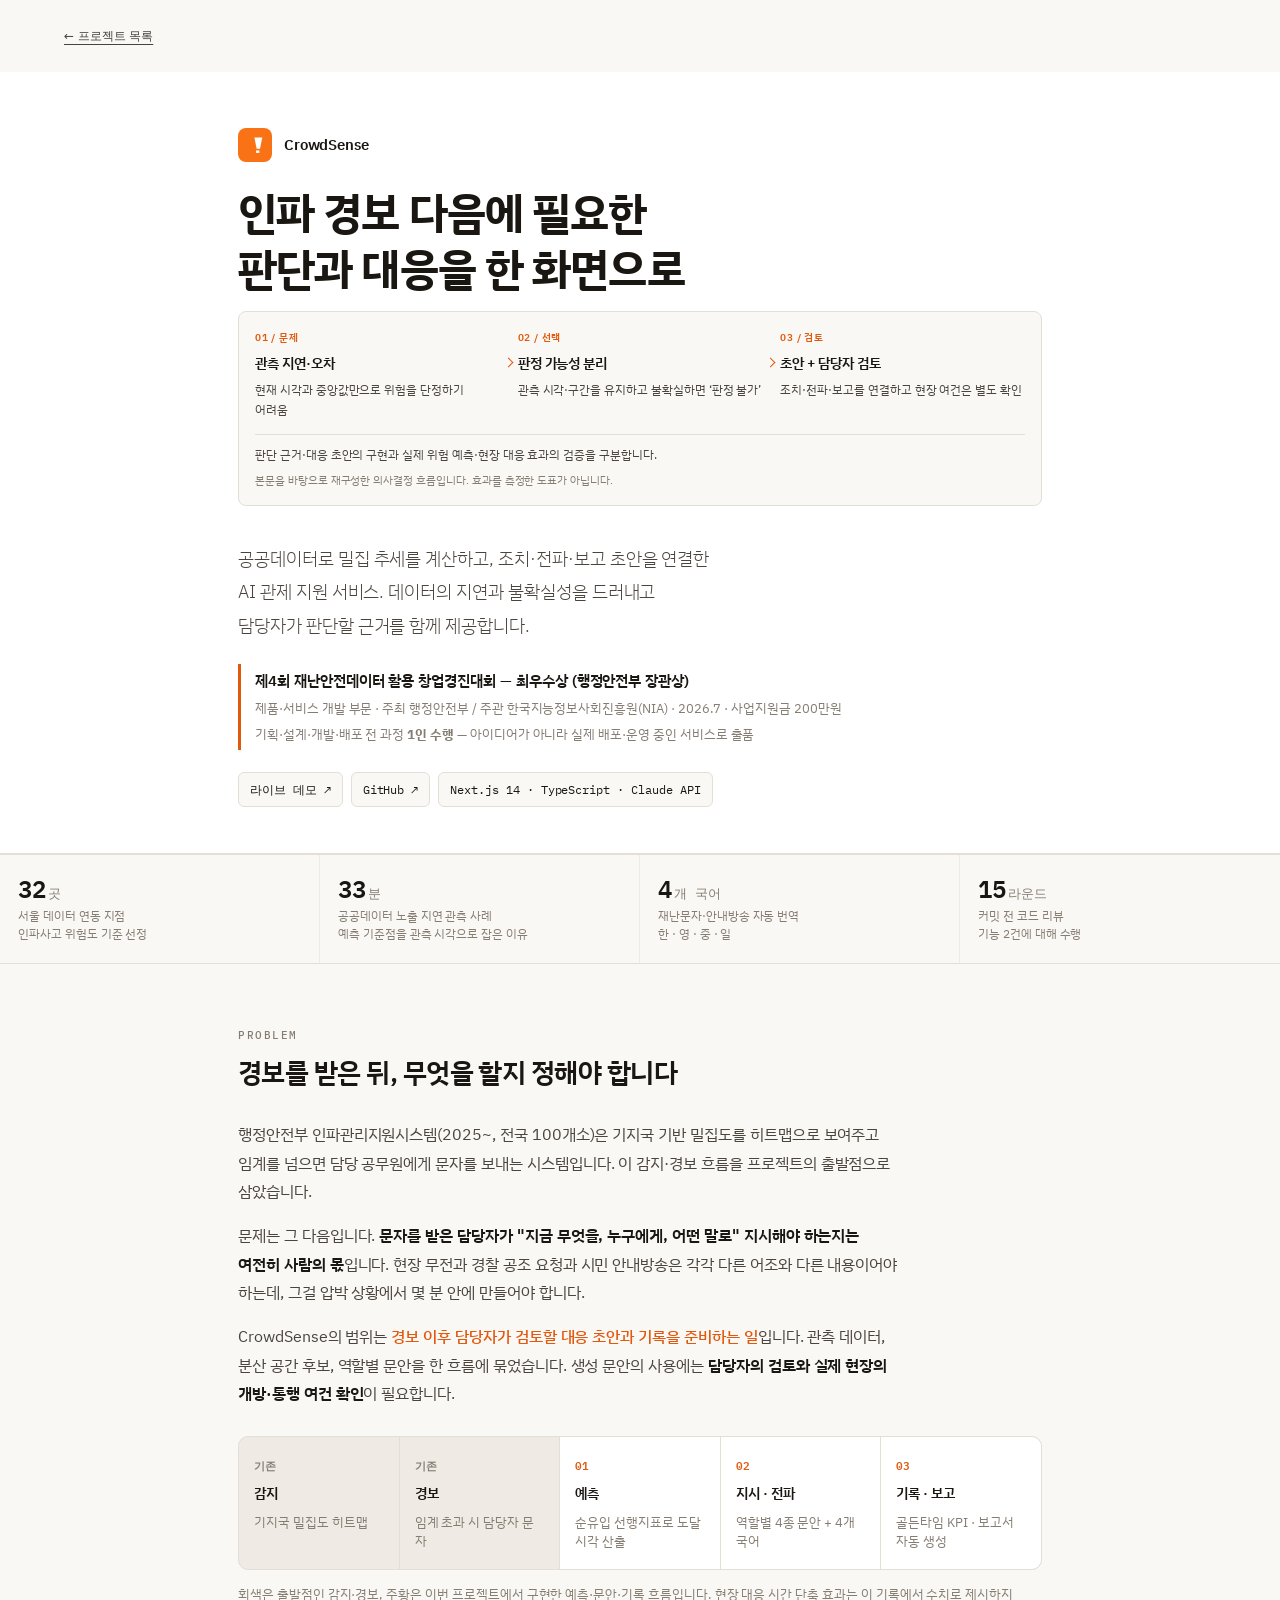
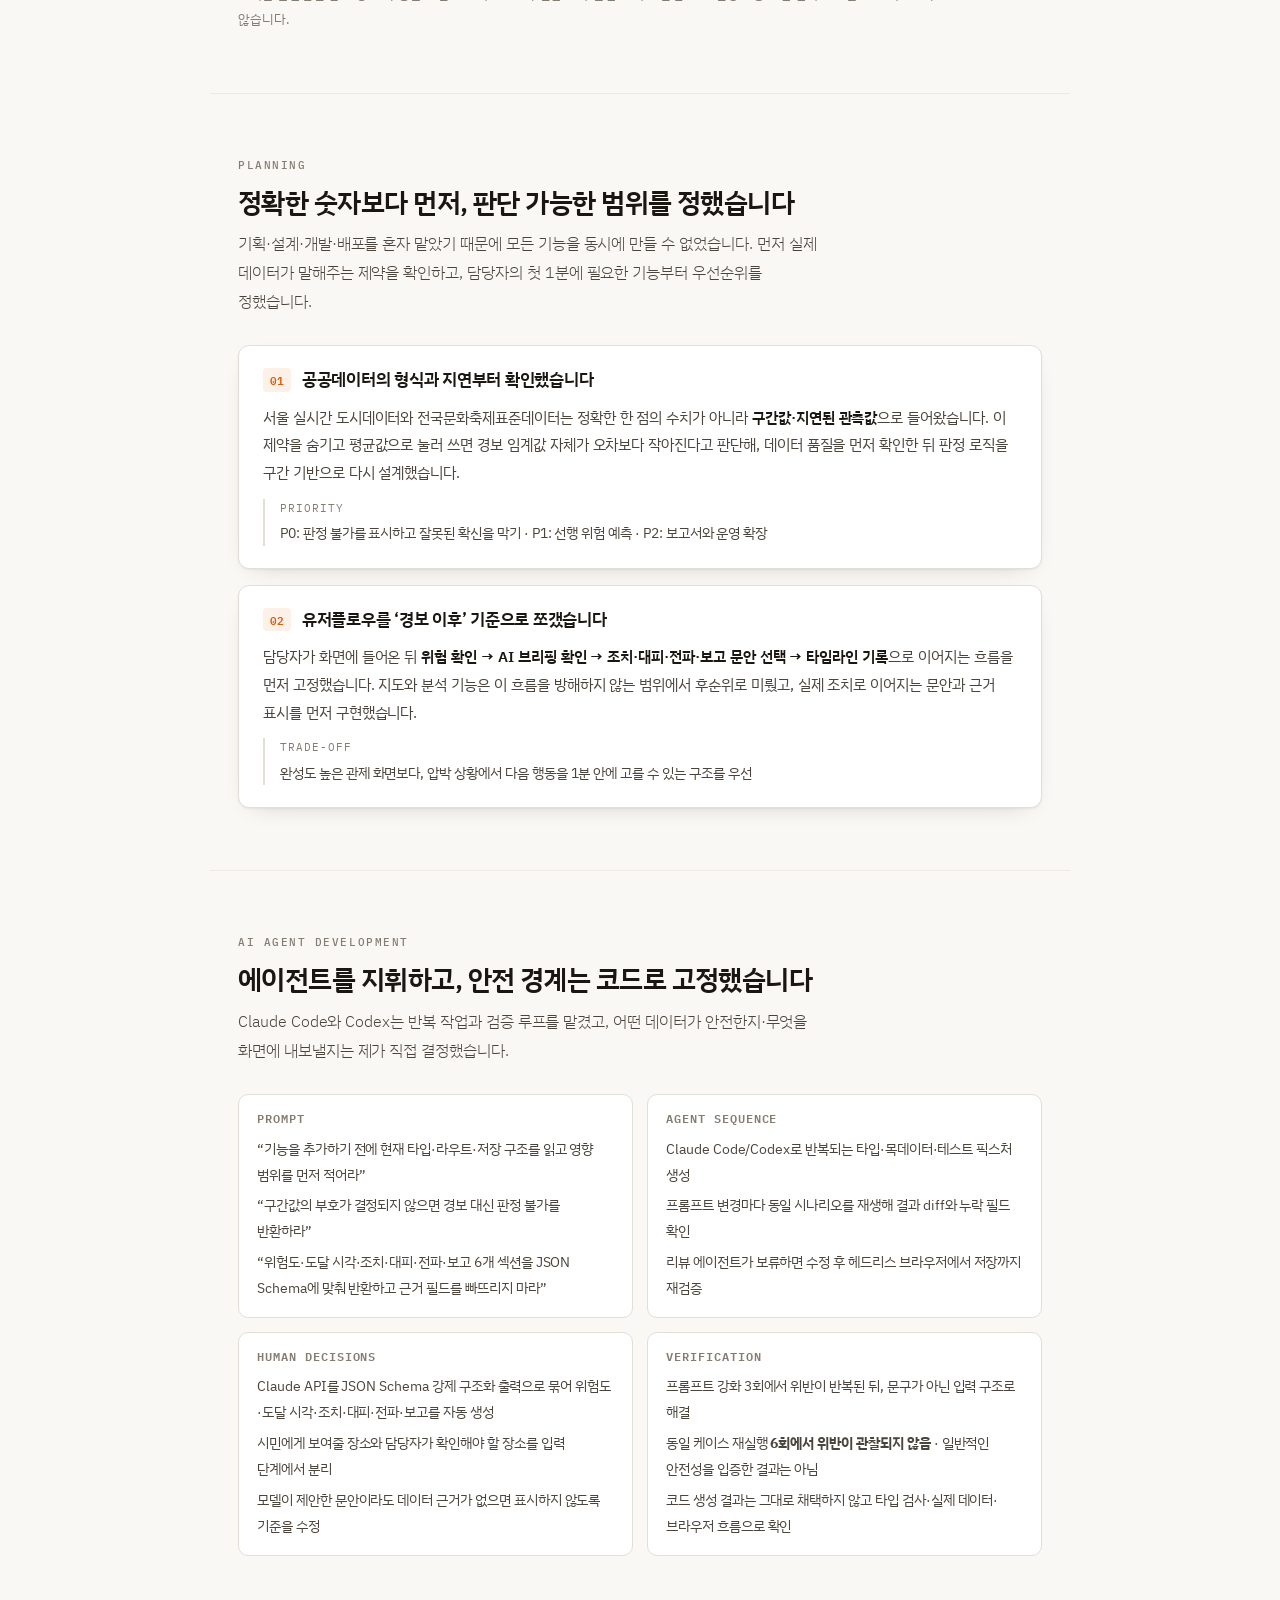
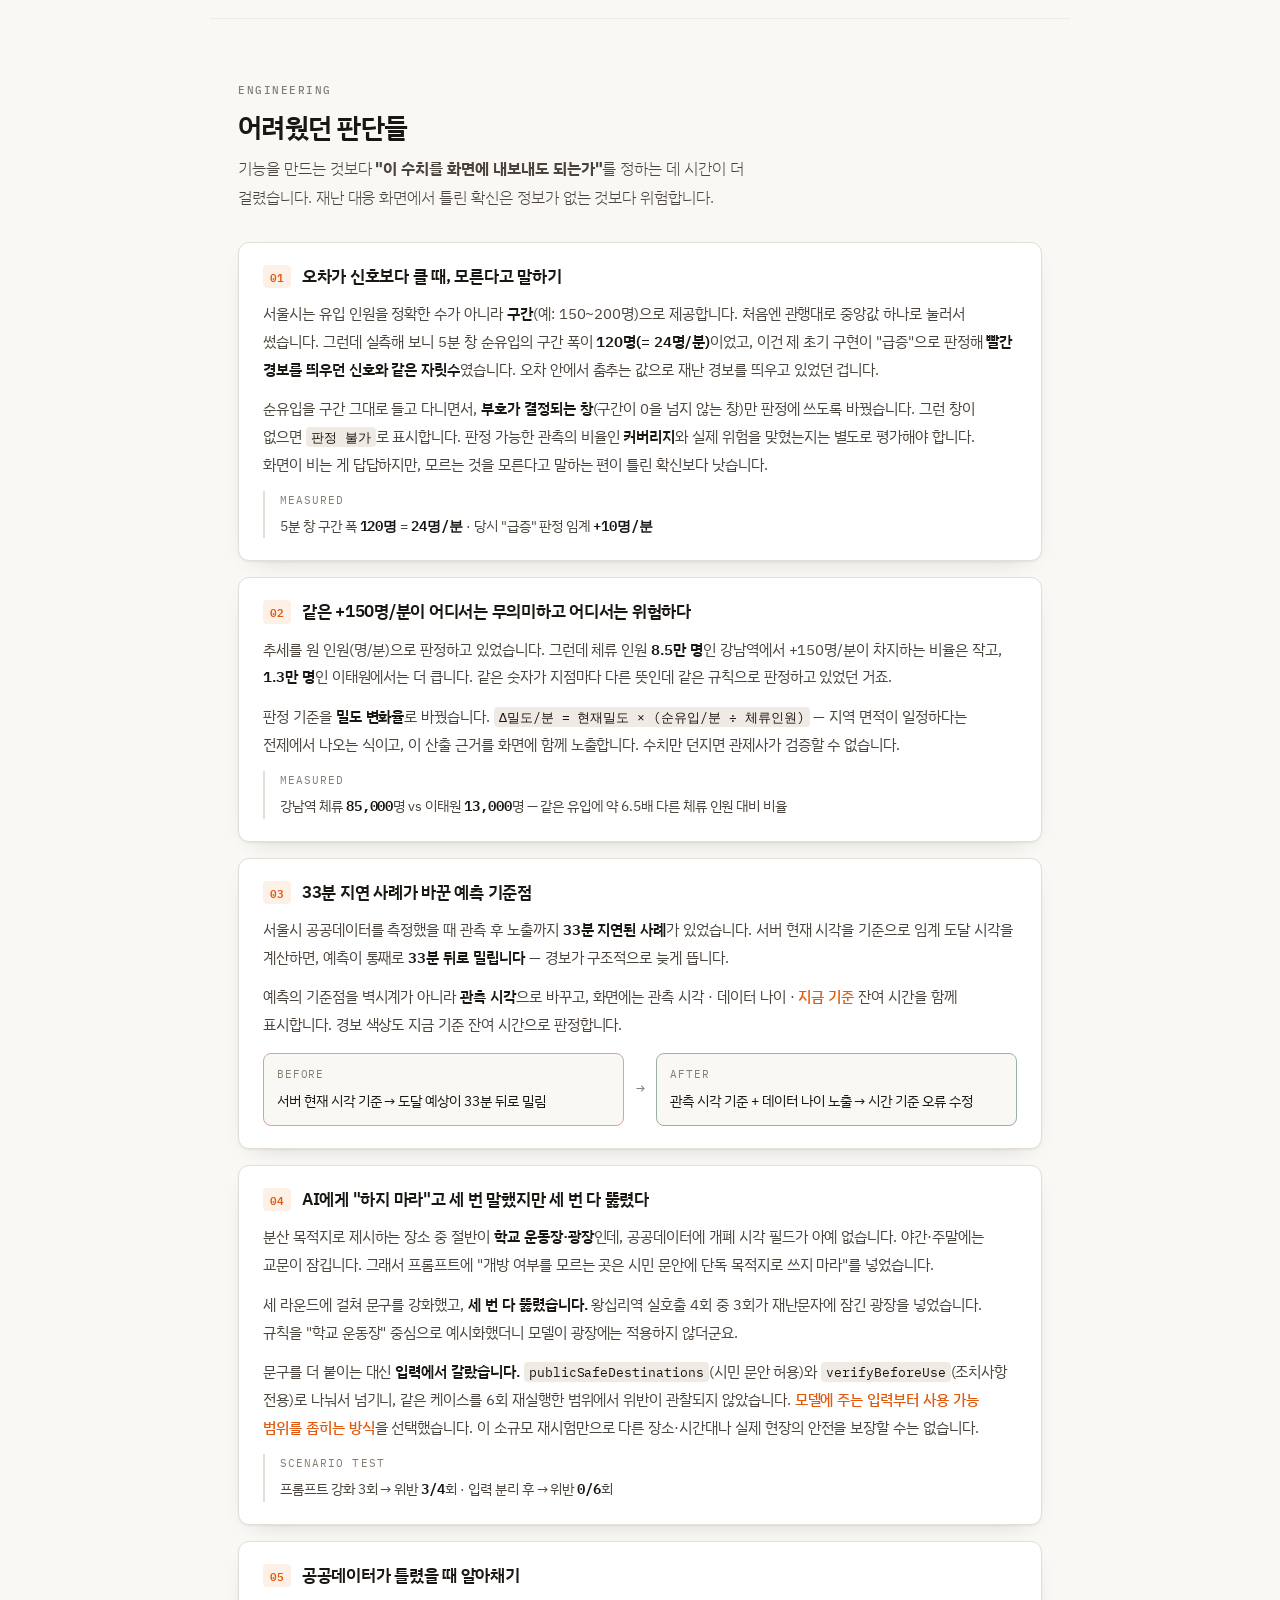
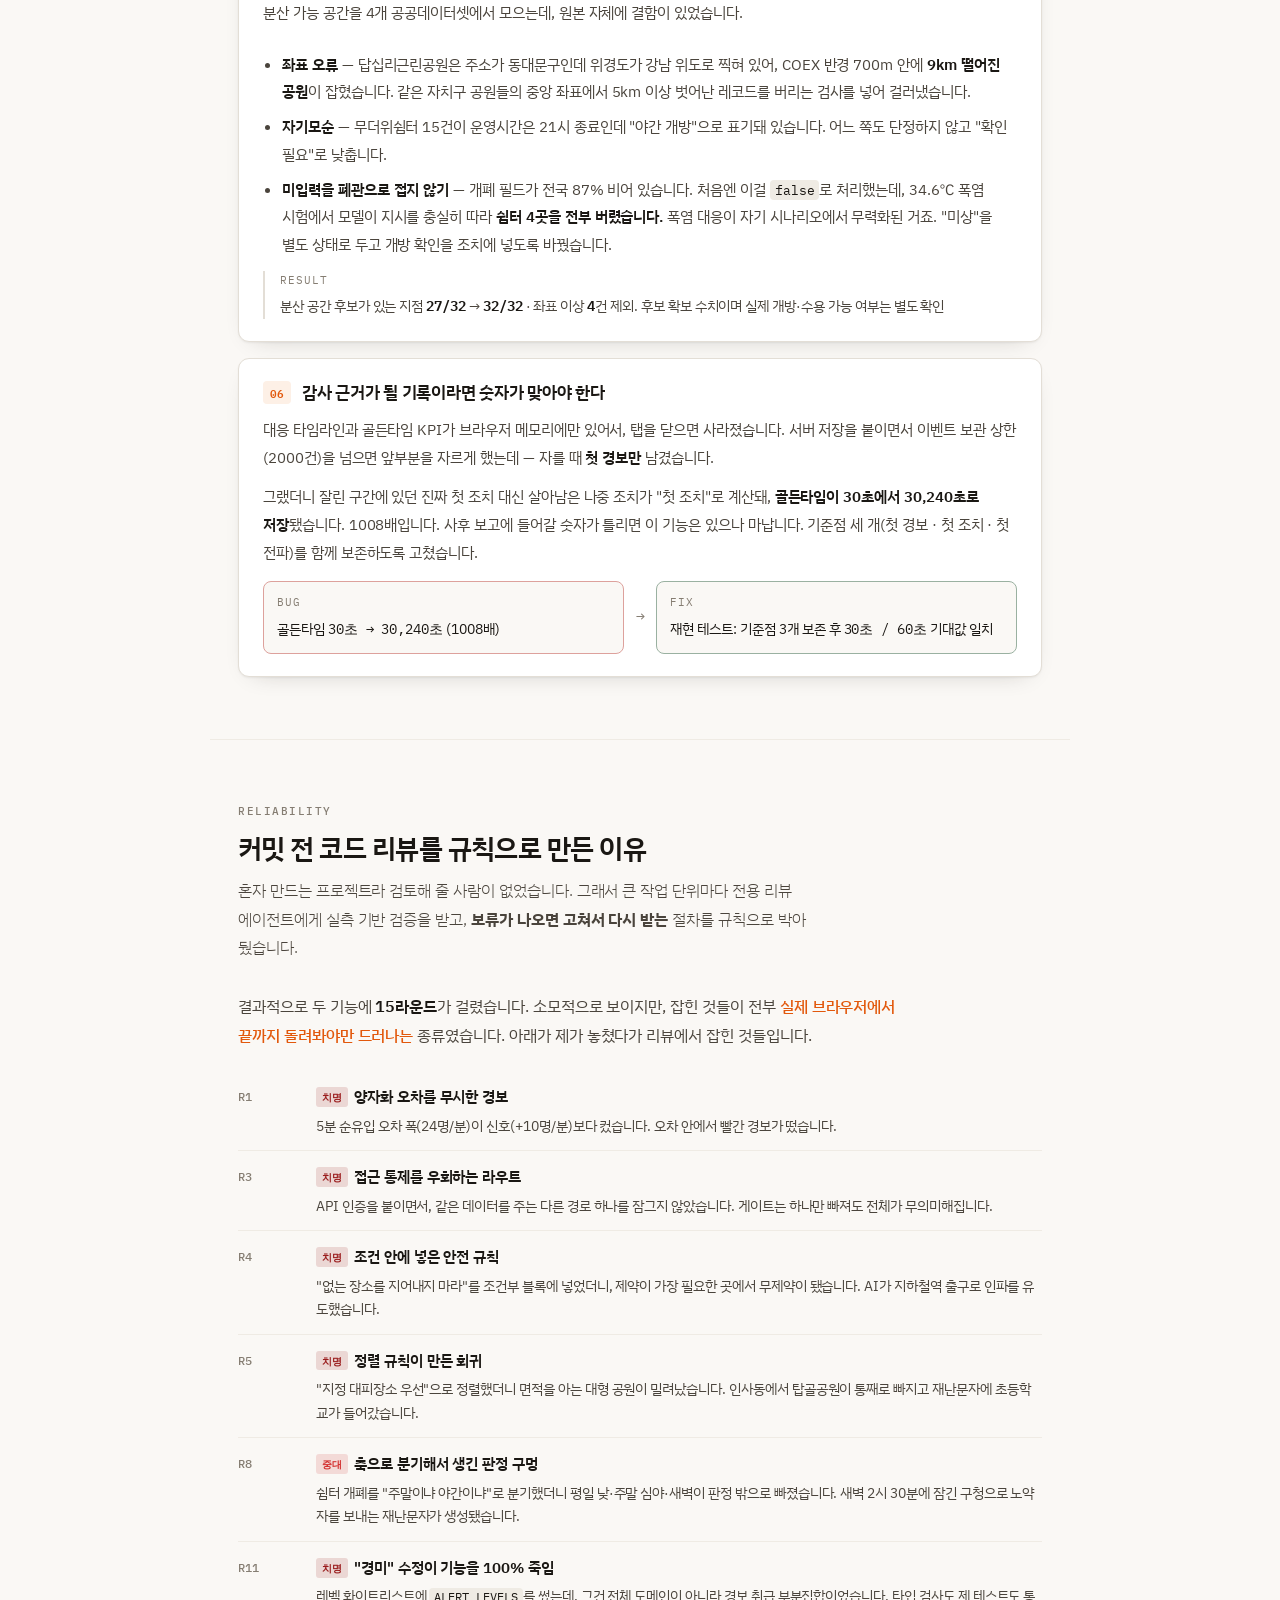
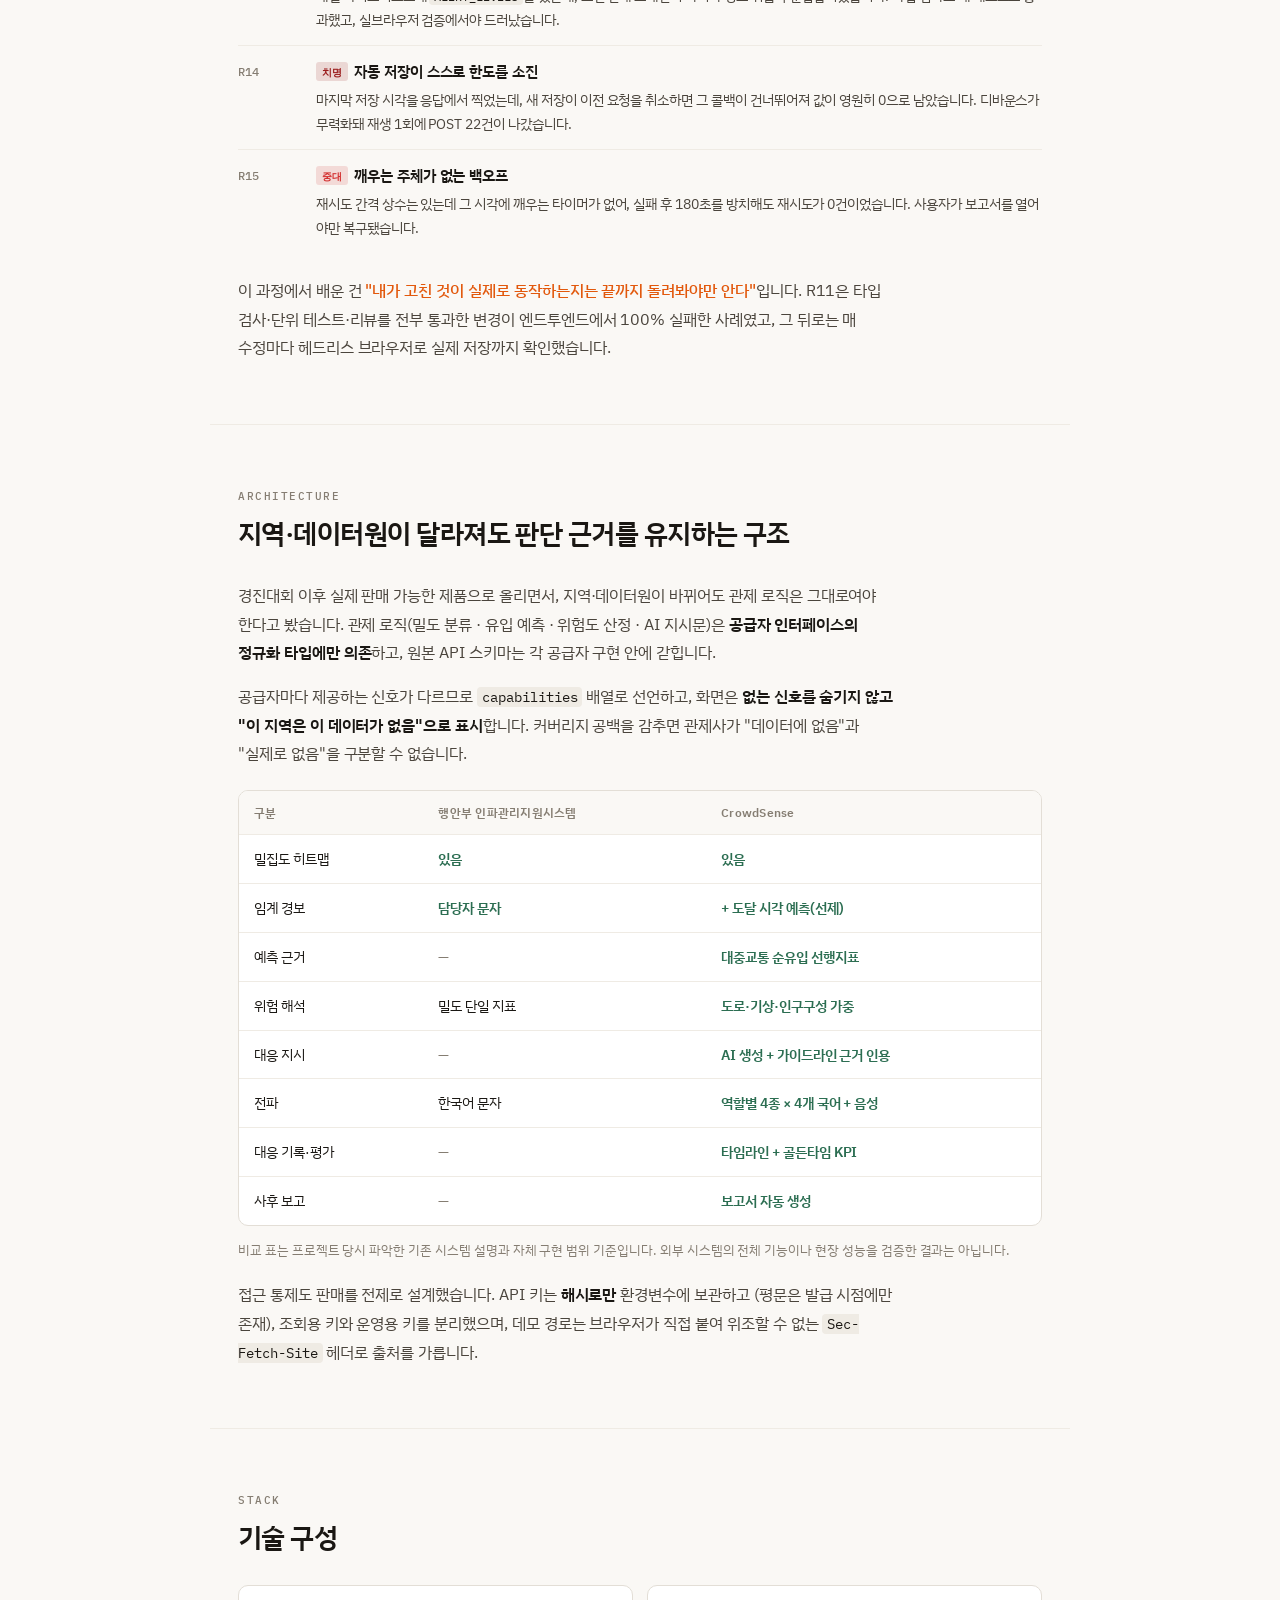
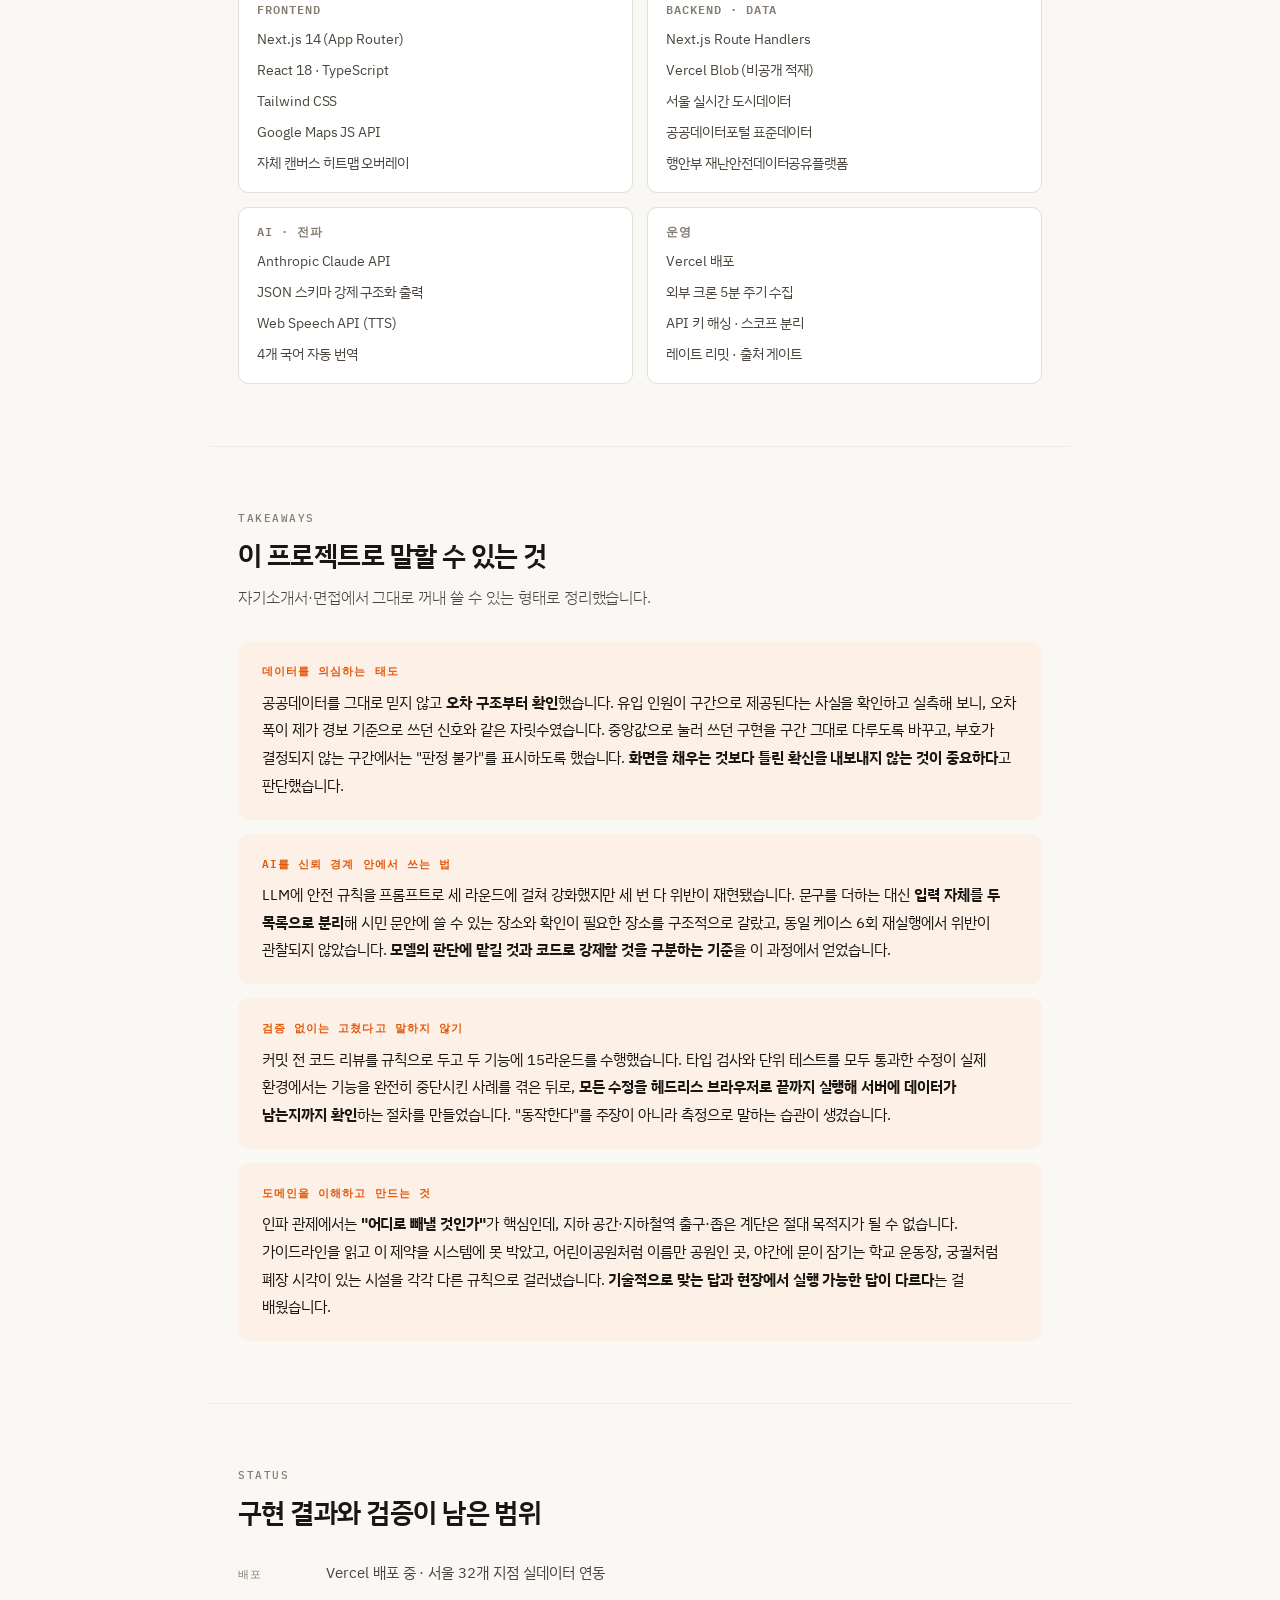
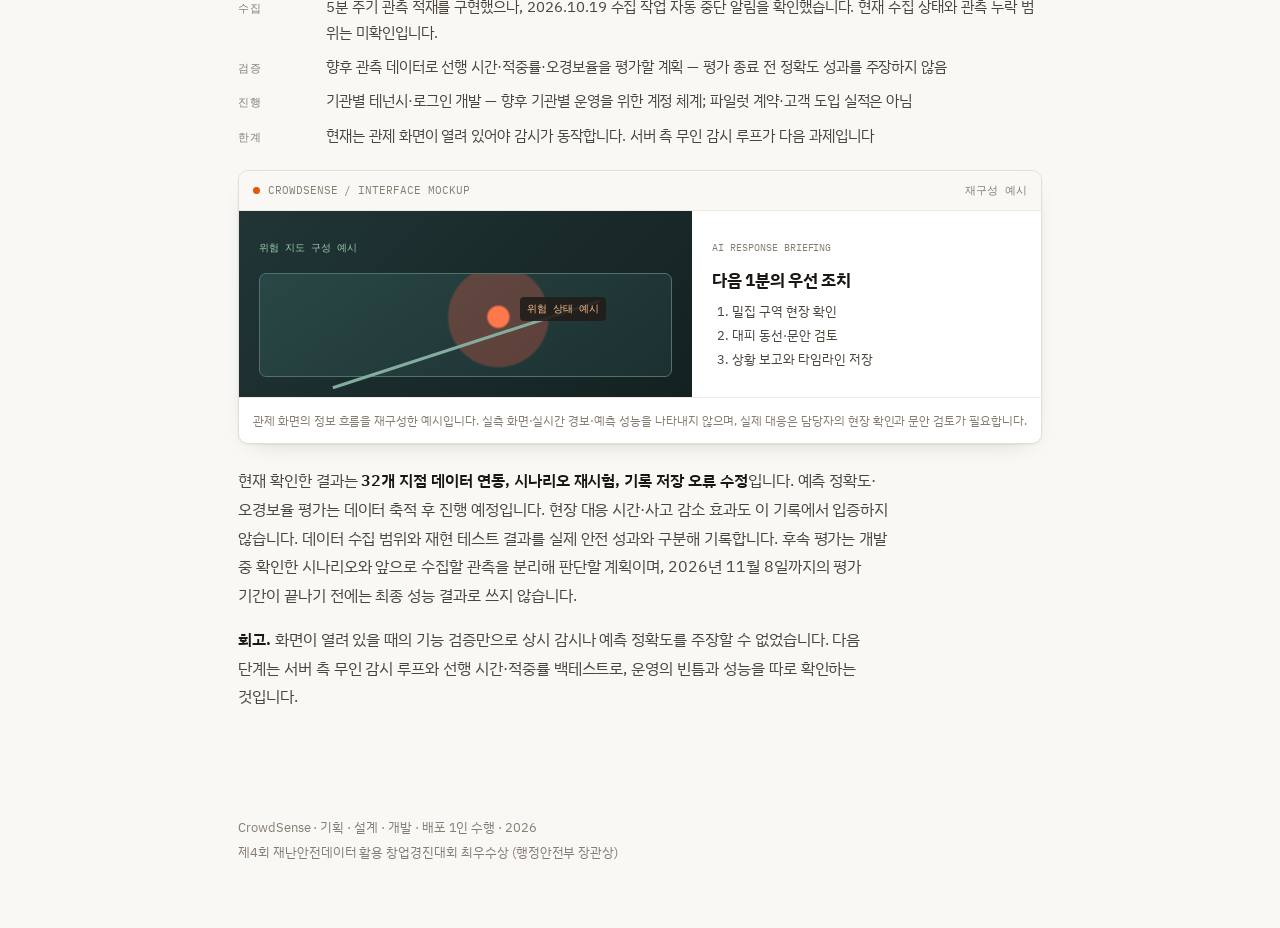
<file: projects/crowdsense/index.html>
<!DOCTYPE html>
<html lang="ko">
<head>
<meta charset="UTF-8">
<meta name="viewport" content="width=device-width,initial-scale=1">
<title>CrowdSense 개발 기록</title>
<link rel="preconnect" href="https://fonts.googleapis.com">
<link rel="preconnect" href="https://fonts.gstatic.com" crossorigin>
<link rel="stylesheet" href="https://fonts.googleapis.com/css2?family=IBM+Plex+Sans+KR:wght@300;400;500;600;700&family=IBM+Plex+Mono:wght@400;500;600&display=swap">

<style>
  :root {
    --paper: #FAF8F5;
    --card: #FFFFFF;
    --ink: #1A1713;
    --ink-soft: #4A443C;
    --muted: #857D72;
    --rule: #E3DED6;
    --rule-soft: #EFEBE4;
    --brand: #E2580C;
    --brand-soft: #FDF0E6;
    --lv-watch: #C79400;
    --lv-caution: #E2580C;
    --lv-alert: #D32F2F;
    --lv-severe: #9A1C1C;
    --good: #2C6E52;
    --shadow: 0 1px 2px rgba(26, 23, 19, .05), 0 8px 24px -16px rgba(26, 23, 19, .3);

    --sans: "IBM Plex Sans KR", -apple-system, BlinkMacSystemFont, "Apple SD Gothic Neo", system-ui, sans-serif;
    --mono: "IBM Plex Mono", ui-monospace, SFMono-Regular, Menlo, monospace;
  }

  @media (prefers-color-scheme: dark) {
    :root:not([data-theme="light"]) {
      --paper: #14120F;
      --card: #1C1A16;
      --ink: #F2EEE8;
      --ink-soft: #C0B9AE;
      --muted: #8B8378;
      --rule: #33302A;
      --rule-soft: #262320;
      --brand: #FB923C;
      --brand-soft: #2A1C10;
      --lv-watch: #E3B341;
      --lv-caution: #FB923C;
      --lv-alert: #F87171;
      --lv-severe: #DC5555;
      --good: #6EBF97;
      --shadow: 0 1px 2px rgba(0, 0, 0, .4), 0 8px 24px -16px rgba(0, 0, 0, .8);
    }
  }

  :root[data-theme="dark"] {
    --paper: #14120F;
    --card: #1C1A16;
    --ink: #F2EEE8;
    --ink-soft: #C0B9AE;
    --muted: #8B8378;
    --rule: #33302A;
    --rule-soft: #262320;
    --brand: #FB923C;
    --brand-soft: #2A1C10;
    --lv-watch: #E3B341;
    --lv-caution: #FB923C;
    --lv-alert: #F87171;
    --lv-severe: #DC5555;
    --good: #6EBF97;
    --shadow: 0 1px 2px rgba(0, 0, 0, .4), 0 8px 24px -16px rgba(0, 0, 0, .8);
  }

  * { box-sizing: border-box; }

  body {
    margin: 0;
    background: var(--paper);
    color: var(--ink);
    font-family: var(--sans);
    font-weight: 400;
    font-size: 16px;
    line-height: 1.75;
    letter-spacing: -0.003em;
    -webkit-font-smoothing: antialiased;
  }

  .wrap { max-width: 860px; margin: 0 auto; padding-left: 28px; padding-right: 28px; }
  .narrow { max-width: 680px; }

  h1, h2, h3 { text-wrap: balance; letter-spacing: -0.02em; line-height: 1.3; margin: 0; }
  p { margin: 0; }

  .eyebrow {
    font-family: var(--mono);
    font-size: 11px;
    font-weight: 500;
    letter-spacing: .14em;
    text-transform: uppercase;
    color: var(--muted);
  }

  /* ── 헤더 ───────────────────────────────────────────── */
  header {
    border-bottom: 1px solid var(--rule);
    background: var(--card);
  }
  .head-inner { padding-top: 56px; padding-bottom: 46px; display: flex; flex-direction: column; gap: 22px; }

  .mark-row { display: flex; align-items: center; gap: 12px; }
  .mark {
    width: 34px; height: 34px; border-radius: 8px;
    background: #F97316;
    display: grid; place-items: center;
    flex-shrink: 0;
  }
  .mark svg { display: block; }
  .mark-name { font-size: 15px; font-weight: 600; letter-spacing: -0.01em; }

  h1 { font-size: clamp(30px, 5.2vw, 44px); font-weight: 700; }
  .lede {
    font-size: clamp(16px, 2.2vw, 18px);
    color: var(--ink-soft);
    max-width: 44ch;
    font-weight: 300;
  }

  .award {
    display: inline-flex; flex-direction: column; gap: 3px;
    border-left: 3px solid var(--brand);
    padding: 4px 0 4px 14px;
  }
  .award-title { font-size: 15px; font-weight: 600; }
  .award-meta { font-size: 13px; color: var(--muted); }

  .links { display: flex; flex-wrap: wrap; gap: 8px; }
  .link {
    font-family: var(--mono);
    font-size: 12px;
    text-decoration: none;
    color: var(--ink);
    border: 1px solid var(--rule);
    border-radius: 6px;
    padding: 6px 11px;
    background: var(--paper);
    transition: border-color .15s, color .15s;
  }
  .link:hover { border-color: var(--brand); color: var(--brand); }
  .link:focus-visible { outline: 2px solid var(--brand); outline-offset: 2px; }

  /* ── 지표 스트립 ─────────────────────────────────────── */
  .metrics {
    display: grid;
    grid-template-columns: repeat(4, 1fr);
    border-top: 1px solid var(--rule);
    border-bottom: 1px solid var(--rule);
    background: var(--paper);
  }
  .metric { padding: 20px 18px; border-right: 1px solid var(--rule-soft); }
  .metric:last-child { border-right: 0; }
  .metric-num {
    font-family: var(--mono);
    font-size: 24px;
    font-weight: 600;
    font-variant-numeric: tabular-nums;
    line-height: 1.15;
    color: var(--ink);
  }
  .metric-num .unit { font-size: 13px; font-weight: 500; color: var(--muted); margin-left: 2px; }
  .metric-label { font-size: 12px; color: var(--muted); margin-top: 5px; line-height: 1.5; }

  /* ── 섹션 ───────────────────────────────────────────── */
  section.wrap { padding-top: 62px; padding-bottom: 62px; border-bottom: 1px solid var(--rule-soft); }
  section.wrap:last-of-type { border-bottom: 0; }
  .sec-head { display: flex; flex-direction: column; gap: 10px; margin-bottom: 30px; }
  h2 { font-size: clamp(22px, 3.4vw, 27px); font-weight: 600; }
  .sec-sub { color: var(--ink-soft); font-size: 15.5px; max-width: 58ch; font-weight: 300; }

  .body-text { color: var(--ink-soft); font-size: 15.5px; max-width: 66ch; }
  .body-text + .body-text { margin-top: 15px; }
  .body-text strong { color: var(--ink); font-weight: 600; }
  em { font-style: normal; color: var(--brand); font-weight: 500; }

  code {
    font-family: var(--mono);
    font-size: .88em;
    background: var(--rule-soft);
    padding: 1px 5px;
    border-radius: 4px;
    color: var(--ink);
  }

  /* ── 파이프라인 ─────────────────────────────────────── */
  .pipeline { display: grid; grid-template-columns: repeat(5, 1fr); gap: 1px; background: var(--rule); border: 1px solid var(--rule); border-radius: 10px; overflow: hidden; }
  .stage { background: var(--card); padding: 18px 15px; display: flex; flex-direction: column; gap: 7px; }
  .stage-n { font-family: var(--mono); font-size: 11px; color: var(--brand); font-weight: 600; }
  .stage-t { font-size: 14px; font-weight: 600; }
  .stage-d { font-size: 12.5px; color: var(--muted); line-height: 1.55; }
  .stage.exists { background: var(--rule-soft); }
  .stage.exists .stage-n { color: var(--muted); }

  .pipeline-note { font-size: 13px; color: var(--muted); margin-top: 12px; }

  /* ── 판단 카드 ──────────────────────────────────────── */
  .decisions { display: flex; flex-direction: column; gap: 16px; }
  .decision {
    background: var(--card);
    border: 1px solid var(--rule);
    border-radius: 11px;
    padding: 22px 24px;
    box-shadow: var(--shadow);
    display: flex; flex-direction: column; gap: 12px;
  }
  .d-head { display: flex; align-items: baseline; gap: 11px; flex-wrap: wrap; }
  .d-idx {
    font-family: var(--mono); font-size: 11px; font-weight: 600;
    color: var(--brand); background: var(--brand-soft);
    padding: 2px 7px; border-radius: 4px; flex-shrink: 0;
  }
  .d-title { font-size: 17px; font-weight: 600; letter-spacing: -0.015em; }
  .d-body { font-size: 15px; color: var(--ink-soft); }
  .d-body strong { color: var(--ink); font-weight: 600; }

  .evidence {
    border-left: 2px solid var(--rule);
    padding-left: 15px;
    display: flex; flex-direction: column; gap: 4px;
  }
  .ev-label { font-family: var(--mono); font-size: 10.5px; letter-spacing: .1em; text-transform: uppercase; color: var(--muted); }
  .ev-text { font-size: 14px; color: var(--ink-soft); }
  .ev-text b { font-family: var(--mono); font-variant-numeric: tabular-nums; color: var(--ink); font-weight: 600; }

  /* ── 비포/애프터 ────────────────────────────────────── */
  .ba { display: grid; grid-template-columns: 1fr auto 1fr; gap: 12px; align-items: center; margin-top: 2px; }
  .ba-cell { border: 1px solid var(--rule); border-radius: 8px; padding: 11px 13px; background: var(--paper); }
  .ba-cell .k { font-family: var(--mono); font-size: 10.5px; letter-spacing: .08em; text-transform: uppercase; color: var(--muted); display: block; margin-bottom: 3px; }
  .ba-cell .v { font-size: 13.5px; line-height: 1.5; }
  .ba-cell.bad { border-color: color-mix(in srgb, var(--lv-alert) 35%, var(--rule)); }
  .ba-cell.good { border-color: color-mix(in srgb, var(--good) 40%, var(--rule)); }
  .ba-arrow { font-family: var(--mono); color: var(--muted); font-size: 15px; }

  /* ── 표 ─────────────────────────────────────────────── */
  .table-scroll { overflow-x: auto; border: 1px solid var(--rule); border-radius: 10px; background: var(--card); }
  table { width: 100%; border-collapse: collapse; font-size: 14px; min-width: 520px; }
  th, td { text-align: left; padding: 11px 15px; border-bottom: 1px solid var(--rule-soft); vertical-align: top; }
  thead th { font-size: 12px; font-weight: 600; color: var(--muted); background: var(--paper); letter-spacing: .02em; }
  tbody tr:last-child td { border-bottom: 0; }
  td.num { font-family: var(--mono); font-variant-numeric: tabular-nums; }
  .yes { color: var(--good); font-weight: 600; }
  .no { color: var(--muted); }

  /* ── 리뷰 타임라인 ──────────────────────────────────── */
  .rounds { display: flex; flex-direction: column; gap: 0; margin-top: 4px; }
  .round { display: grid; grid-template-columns: 62px 1fr; gap: 16px; padding: 13px 0; border-bottom: 1px solid var(--rule-soft); }
  .round:last-child { border-bottom: 0; }
  .round-n { font-family: var(--mono); font-size: 12px; color: var(--muted); font-weight: 500; padding-top: 2px; }
  .round-body { display: flex; flex-direction: column; gap: 4px; }
  .round-t { font-size: 14.5px; font-weight: 600; }
  .round-d { font-size: 13.5px; color: var(--ink-soft); }
  .sev { display: inline-block; font-family: var(--mono); font-size: 10px; font-weight: 600; padding: 1px 6px; border-radius: 3px; margin-right: 6px; vertical-align: 1px; }
  .sev.crit { background: color-mix(in srgb, var(--lv-severe) 15%, transparent); color: var(--lv-severe); }
  .sev.high { background: color-mix(in srgb, var(--lv-alert) 15%, transparent); color: var(--lv-alert); }

  /* ── 스택 ───────────────────────────────────────────── */
  .stack { display: grid; grid-template-columns: repeat(2, 1fr); gap: 14px; }
  .stack-grp { border: 1px solid var(--rule); border-radius: 10px; padding: 16px 18px; background: var(--card); }
  .stack-grp h3 { font-size: 12px; font-family: var(--mono); letter-spacing: .08em; text-transform: uppercase; color: var(--muted); font-weight: 600; margin-bottom: 9px; }
  .stack-grp ul { margin: 0; padding: 0; list-style: none; display: flex; flex-direction: column; gap: 5px; }
  .stack-grp li { font-size: 14px; color: var(--ink-soft); }

  /* ── 자소서 소재 ────────────────────────────────────── */
  .quotes { display: flex; flex-direction: column; gap: 14px; }
  .quote {
    background: var(--brand-soft);
    border-radius: 11px;
    padding: 20px 24px;
    display: flex; flex-direction: column; gap: 9px;
  }
  .q-tag { font-family: var(--mono); font-size: 10.5px; letter-spacing: .1em; text-transform: uppercase; color: var(--brand); font-weight: 600; }
  .q-text { font-size: 15px; color: var(--ink); line-height: 1.8; }

  /* ── 상태 ───────────────────────────────────────────── */
  .status { display: flex; flex-direction: column; gap: 9px; }
  .status-row { display: grid; grid-template-columns: 74px 1fr; gap: 14px; align-items: baseline; font-size: 14.5px; }
  .status-k { font-family: var(--mono); font-size: 11px; letter-spacing: .06em; text-transform: uppercase; color: var(--muted); }
  .status-v { color: var(--ink-soft); }

  footer { padding-top: 42px; padding-bottom: 64px; color: var(--muted); font-size: 13px; line-height: 1.9; }

  ul.plain { margin: 12px 0 0; padding-left: 19px; display: flex; flex-direction: column; gap: 7px; }
  ul.plain li { font-size: 15px; color: var(--ink-soft); }
  ul.plain li strong { color: var(--ink); font-weight: 600; }

  @media (max-width: 760px) {
    .metrics { grid-template-columns: repeat(2, 1fr); }
    .metric:nth-child(2) { border-right: 0; }
    .metric:nth-child(-n+2) { border-bottom: 1px solid var(--rule-soft); }
    .pipeline { grid-template-columns: 1fr; }
    .ba { grid-template-columns: 1fr; }
    .ba-arrow { justify-self: start; transform: rotate(90deg); }
    .round { grid-template-columns: 1fr; gap: 4px; }
    .stack { grid-template-columns: 1fr; }
    .result-demo-grid { grid-template-columns: 1fr !important; }
  }
  @media (prefers-reduced-motion: reduce) {
    * { transition: none !important; animation: none !important; }
  }

  /* 제목 다음에 읽는 의사결정 흐름: 이 figure 안에서만 적용 */
  .case-decision-figure {
    margin: 0 0 22px;
    padding: 16px;
    border: 1px solid var(--rule);
    border-radius: 8px;
    background: var(--paper);
    color: var(--ink);
  }
  .case-decision-figure .case-decision-track {
    display: grid;
    grid-template-columns: repeat(3, minmax(0, 1fr));
    gap: 18px;
    margin: 0;
    padding: 0;
    list-style: none;
  }
  .case-decision-figure .case-decision-step {
    position: relative;
    min-width: 0;
    margin: 0;
    padding: 0;
  }
  .case-decision-figure .case-decision-step + .case-decision-step::before {
    content: "";
    position: absolute;
    left: -13px;
    top: 31px;
    width: 6px;
    height: 6px;
    border-top: 1px solid var(--brand);
    border-right: 1px solid var(--brand);
    transform: rotate(45deg);
  }
  .case-decision-figure .case-decision-label {
    display: block;
    margin-bottom: 6px;
    color: var(--brand);
    font-size: 10px;
    font-weight: 600;
    letter-spacing: .08em;
  }
  .case-decision-figure .case-decision-step strong {
    display: block;
    margin-bottom: 7px;
    font-size: 14px;
    font-weight: 600;
    line-height: 1.5;
    word-break: keep-all;
  }
  .case-decision-figure .case-decision-step p {
    margin: 0;
    color: var(--ink-soft);
    font-size: 12px;
    line-height: 1.65;
    word-break: keep-all;
    overflow-wrap: anywhere;
  }
  .case-decision-figure .case-decision-boundary {
    margin: 14px 0 0;
    padding-top: 11px;
    border-top: 1px solid var(--rule);
    color: var(--ink-soft);
    font-size: 11.5px;
    line-height: 1.6;
  }
  .case-decision-figure figcaption {
    margin-top: 8px;
    color: var(--muted);
    font-size: 10.5px;
    line-height: 1.6;
  }
  @media (max-width: 620px) {
    .case-decision-figure .case-decision-track {
      grid-template-columns: 1fr;
      gap: 22px;
    }
    .case-decision-figure .case-decision-step + .case-decision-step::before {
      left: 3px;
      top: -15px;
      transform: rotate(135deg);
    }
    .case-decision-figure .case-decision-label { margin-bottom: 3px; }
    .case-decision-figure .case-decision-step strong { margin-bottom: 3px; }
  }

</style>
<link rel="stylesheet" href="../../project-navigation.css">
</head>
<body>
<div class="portfolio-return" role="navigation" aria-label="포트폴리오"><a href="../../#projects">← 프로젝트 목록</a></div>

<header>
  <div class="wrap head-inner">
    <div class="mark-row">
      <span class="mark" aria-hidden="true">
        <svg width="20" height="20" viewBox="0 0 48 48">
          <polygon points="22.5,6 41.5,6 36,33 28,33" fill="#fff"></polygon>
          <rect x="26.5" y="37" width="8" height="6" fill="#fff"></rect>
        </svg>
      </span>
      <span class="mark-name">CrowdSense</span>
    </div>

    <div style="display:flex;flex-direction:column;gap:14px">
      <h1>인파 경보 다음에 필요한<br>판단과 대응을 한 화면으로</h1>
      <figure class="case-decision-figure" aria-label="CrowdSense 의사결정 흐름">
        <ol class="case-decision-track">
          <li class="case-decision-step">
            <span class="case-decision-label">01 / 문제</span>
            <strong>관측 지연·오차</strong>
            <p>현재 시각과 중앙값만으로 위험을 단정하기 어려움</p>
          </li>
          <li class="case-decision-step">
            <span class="case-decision-label">02 / 선택</span>
            <strong>판정 가능성 분리</strong>
            <p>관측 시각·구간을 유지하고 불확실하면 ‘판정 불가’</p>
          </li>
          <li class="case-decision-step">
            <span class="case-decision-label">03 / 검토</span>
            <strong>초안 + 담당자 검토</strong>
            <p>조치·전파·보고를 연결하고 현장 여건은 별도 확인</p>
          </li>
        </ol>
        <p class="case-decision-boundary">판단 근거·대응 초안의 구현과 실제 위험 예측·현장 대응 효과의 검증을 구분합니다.</p>
        <figcaption>본문을 바탕으로 재구성한 의사결정 흐름입니다. 효과를 측정한 도표가 아닙니다.</figcaption>
      </figure>
      <p class="lede">
        공공데이터로 밀집 추세를 계산하고, 조치·전파·보고 초안을 연결한 AI 관제 지원 서비스.
        데이터의 지연과 불확실성을 드러내고 담당자가 판단할 근거를 함께 제공합니다.
      </p>
    </div>

    <div class="award">
      <span class="award-title">제4회 재난안전데이터 활용 창업경진대회 — 최우수상 (행정안전부 장관상)</span>
      <span class="award-meta">제품·서비스 개발 부문 · 주최 행정안전부 / 주관 한국지능정보사회진흥원(NIA) · 2026.7 · 사업지원금 200만원</span>
      <span class="award-meta">기획·설계·개발·배포 전 과정 <strong>1인 수행</strong> — 아이디어가 아니라 실제 배포·운영 중인 서비스로 출품</span>
    </div>

    <div class="links">
      <a class="link" href="https://crowdsense-jvv1.vercel.app" target="_blank" rel="noopener">라이브 데모 ↗</a>
      <a class="link" href="https://github.com/13JVV/crowdsense" target="_blank" rel="noopener">GitHub ↗</a>
      <span class="link" style="cursor:default">Next.js 14 · TypeScript · Claude API</span>
    </div>
  </div>
</header>

<div class="metrics">
  <div class="metric">
    <div class="metric-num">32<span class="unit">곳</span></div>
    <div class="metric-label">서울 데이터 연동 지점<br>인파사고 위험도 기준 선정</div>
  </div>
  <div class="metric">
    <div class="metric-num">33<span class="unit">분</span></div>
    <div class="metric-label">공공데이터 노출 지연 관측 사례<br>예측 기준점을 관측 시각으로 잡은 이유</div>
  </div>
  <div class="metric">
    <div class="metric-num">4<span class="unit">개 국어</span></div>
    <div class="metric-label">재난문자·안내방송 자동 번역<br>한 · 영 · 중 · 일</div>
  </div>
  <div class="metric">
    <div class="metric-num">15<span class="unit">라운드</span></div>
    <div class="metric-label">커밋 전 코드 리뷰<br>기능 2건에 대해 수행</div>
  </div>
</div>

<main>

  <!-- ── 문제 ─────────────────────────────────────────── -->
  <section class="wrap">
    <div class="sec-head">
      <span class="eyebrow">Problem</span>
      <h2>경보를 받은 뒤, 무엇을 할지 정해야 합니다</h2>
    </div>

    <p class="body-text">
      행정안전부 인파관리지원시스템(2025~, 전국 100개소)은 기지국 기반 밀집도를 히트맵으로 보여주고
      임계를 넘으면 담당 공무원에게 문자를 보내는 시스템입니다. 이 감지·경보 흐름을 프로젝트의 출발점으로 삼았습니다.
    </p>
    <p class="body-text">
      문제는 그 다음입니다. <strong>문자를 받은 담당자가 "지금 무엇을, 누구에게, 어떤 말로"
      지시해야 하는지는 여전히 사람의 몫</strong>입니다. 현장 무전과 경찰 공조 요청과 시민 안내방송은
      각각 다른 어조와 다른 내용이어야 하는데, 그걸 압박 상황에서 몇 분 안에 만들어야 합니다.
    </p>
    <p class="body-text">
      CrowdSense의 범위는 <em>경보 이후 담당자가 검토할 대응 초안과 기록을 준비하는 일</em>입니다.
      관측 데이터, 분산 공간 후보, 역할별 문안을 한 흐름에 묶었습니다.
      생성 문안의 사용에는 <strong>담당자의 검토와 실제 현장의 개방·통행 여건 확인</strong>이 필요합니다.
    </p>

    <div style="margin-top:28px">
      <div class="pipeline">
        <div class="stage exists">
          <span class="stage-n">기존</span>
          <span class="stage-t">감지</span>
          <span class="stage-d">기지국 밀집도 히트맵</span>
        </div>
        <div class="stage exists">
          <span class="stage-n">기존</span>
          <span class="stage-t">경보</span>
          <span class="stage-d">임계 초과 시 담당자 문자</span>
        </div>
        <div class="stage">
          <span class="stage-n">01</span>
          <span class="stage-t">예측</span>
          <span class="stage-d">순유입 선행지표로 도달 시각 산출</span>
        </div>
        <div class="stage">
          <span class="stage-n">02</span>
          <span class="stage-t">지시 · 전파</span>
          <span class="stage-d">역할별 4종 문안 + 4개 국어</span>
        </div>
        <div class="stage">
          <span class="stage-n">03</span>
          <span class="stage-t">기록 · 보고</span>
          <span class="stage-d">골든타임 KPI · 보고서 자동 생성</span>
        </div>
      </div>
      <p class="pipeline-note">회색은 출발점인 감지·경보, 주황은 이번 프로젝트에서 구현한 예측·문안·기록 흐름입니다. 현장 대응 시간 단축 효과는 이 기록에서 수치로 제시하지 않습니다.</p>
    </div>
  </section>

  <!-- ── 기획 과정 ────────────────────────────────────── -->
  <section class="wrap">
    <div class="sec-head">
      <span class="eyebrow">Planning</span>
      <h2>정확한 숫자보다 먼저, 판단 가능한 범위를 정했습니다</h2>
      <p class="sec-sub">기획·설계·개발·배포를 혼자 맡았기 때문에 모든 기능을 동시에 만들 수 없었습니다. 먼저 실제 데이터가 말해주는 제약을 확인하고, 담당자의 첫 1분에 필요한 기능부터 우선순위를 정했습니다.</p>
    </div>

    <div class="decisions">
      <article class="decision">
        <div class="d-head"><span class="d-idx">01</span><h3 class="d-title">공공데이터의 형식과 지연부터 확인했습니다</h3></div>
        <p class="d-body">서울 실시간 도시데이터와 전국문화축제표준데이터는 정확한 한 점의 수치가 아니라 <strong>구간값·지연된 관측값</strong>으로 들어왔습니다. 이 제약을 숨기고 평균값으로 눌러 쓰면 경보 임계값 자체가 오차보다 작아진다고 판단해, 데이터 품질을 먼저 확인한 뒤 판정 로직을 구간 기반으로 다시 설계했습니다.</p>
        <div class="evidence"><span class="ev-label">Priority</span><span class="ev-text">P0: 판정 불가를 표시하고 잘못된 확신을 막기 · P1: 선행 위험 예측 · P2: 보고서와 운영 확장</span></div>
      </article>
      <article class="decision">
        <div class="d-head"><span class="d-idx">02</span><h3 class="d-title">유저플로우를 ‘경보 이후’ 기준으로 쪼갰습니다</h3></div>
        <p class="d-body">담당자가 화면에 들어온 뒤 <strong>위험 확인 → AI 브리핑 확인 → 조치·대피·전파·보고 문안 선택 → 타임라인 기록</strong>으로 이어지는 흐름을 먼저 고정했습니다. 지도와 분석 기능은 이 흐름을 방해하지 않는 범위에서 후순위로 미뤘고, 실제 조치로 이어지는 문안과 근거 표시를 먼저 구현했습니다.</p>
        <div class="evidence"><span class="ev-label">Trade-off</span><span class="ev-text">완성도 높은 관제 화면보다, 압박 상황에서 다음 행동을 1분 안에 고를 수 있는 구조를 우선</span></div>
      </article>
    </div>
  </section>

  <!-- ── AI 에이전트 개발 ─────────────────────────────── -->
  <section class="wrap">
    <div class="sec-head">
      <span class="eyebrow">AI Agent Development</span>
      <h2>에이전트를 지휘하고, 안전 경계는 코드로 고정했습니다</h2>
      <p class="sec-sub">Claude Code와 Codex는 반복 작업과 검증 루프를 맡겼고, 어떤 데이터가 안전한지·무엇을 화면에 내보낼지는 제가 직접 결정했습니다.</p>
    </div>

    <div class="stack">
      <div class="stack-grp">
        <h3>Prompt</h3>
        <ul>
          <li>“기능을 추가하기 전에 현재 타입·라우트·저장 구조를 읽고 영향 범위를 먼저 적어라”</li>
          <li>“구간값의 부호가 결정되지 않으면 경보 대신 판정 불가를 반환하라”</li>
          <li>“위험도·도달 시각·조치·대피·전파·보고 6개 섹션을 JSON Schema에 맞춰 반환하고 근거 필드를 빠뜨리지 마라”</li>
        </ul>
      </div>
      <div class="stack-grp">
        <h3>Agent Sequence</h3>
        <ul>
          <li>Claude Code/Codex로 반복되는 타입·목데이터·테스트 픽스처 생성</li>
          <li>프롬프트 변경마다 동일 시나리오를 재생해 결과 diff와 누락 필드 확인</li>
          <li>리뷰 에이전트가 보류하면 수정 후 헤드리스 브라우저에서 저장까지 재검증</li>
        </ul>
      </div>
      <div class="stack-grp">
        <h3>Human Decisions</h3>
        <ul>
          <li>Claude API를 JSON Schema 강제 구조화 출력으로 묶어 위험도·도달 시각·조치·대피·전파·보고를 자동 생성</li>
          <li>시민에게 보여줄 장소와 담당자가 확인해야 할 장소를 입력 단계에서 분리</li>
          <li>모델이 제안한 문안이라도 데이터 근거가 없으면 표시하지 않도록 기준을 수정</li>
        </ul>
      </div>
      <div class="stack-grp">
        <h3>Verification</h3>
        <ul>
          <li>프롬프트 강화 3회에서 위반이 반복된 뒤, 문구가 아닌 입력 구조로 해결</li>
          <li>동일 케이스 재실행 <strong>6회에서 위반이 관찰되지 않음</strong> · 일반적인 안전성을 입증한 결과는 아님</li>
          <li>코드 생성 결과는 그대로 채택하지 않고 타입 검사·실제 데이터·브라우저 흐름으로 확인</li>
        </ul>
      </div>
    </div>
  </section>

  <!-- ── 엔지니어링 판단 ──────────────────────────────── -->
  <section class="wrap">
    <div class="sec-head">
      <span class="eyebrow">Engineering</span>
      <h2>어려웠던 판단들</h2>
      <p class="sec-sub">
        기능을 만드는 것보다 <strong>"이 수치를 화면에 내보내도 되는가"</strong>를 정하는 데
        시간이 더 걸렸습니다. 재난 대응 화면에서 틀린 확신은 정보가 없는 것보다 위험합니다.
      </p>
    </div>

    <div class="decisions">

      <article class="decision">
        <div class="d-head">
          <span class="d-idx">01</span>
          <h3 class="d-title">오차가 신호보다 클 때, 모른다고 말하기</h3>
        </div>
        <p class="d-body">
          서울시는 유입 인원을 정확한 수가 아니라 <strong>구간</strong>(예: 150~200명)으로 제공합니다.
          처음엔 관행대로 중앙값 하나로 눌러서 썼습니다. 그런데 실측해 보니
          5분 창 순유입의 구간 폭이 <strong>120명(= 24명/분)</strong>이었고,
          이건 제 초기 구현이 "급증"으로 판정해 <strong>빨간 경보를 띄우던 신호와 같은 자릿수</strong>였습니다.
          오차 안에서 춤추는 값으로 재난 경보를 띄우고 있었던 겁니다.
        </p>
        <p class="d-body">
          순유입을 구간 그대로 들고 다니면서, <strong>부호가 결정되는 창</strong>(구간이 0을 넘지 않는 창)만
          판정에 쓰도록 바꿨습니다. 그런 창이 없으면 <code>판정 불가</code>로 표시합니다. 판정 가능한 관측의 비율인 <strong>커버리지</strong>와 실제 위험을 맞혔는지는 별도로 평가해야 합니다.
          화면이 비는 게 답답하지만, 모르는 것을 모른다고 말하는 편이 틀린 확신보다 낫습니다.
        </p>
        <div class="evidence">
          <span class="ev-label">Measured</span>
          <span class="ev-text">5분 창 구간 폭 <b>120명</b> = <b>24명/분</b> · 당시 "급증" 판정 임계 <b>+10명/분</b></span>
        </div>
      </article>

      <article class="decision">
        <div class="d-head">
          <span class="d-idx">02</span>
          <h3 class="d-title">같은 +150명/분이 어디서는 무의미하고 어디서는 위험하다</h3>
        </div>
        <p class="d-body">
          추세를 원 인원(명/분)으로 판정하고 있었습니다. 그런데 체류 인원 <strong>8.5만 명</strong>인 강남역에서
          +150명/분이 차지하는 비율은 작고, <strong>1.3만 명</strong>인 이태원에서는 더 큽니다.
          같은 숫자가 지점마다 다른 뜻인데 같은 규칙으로 판정하고 있었던 거죠.
        </p>
        <p class="d-body">
          판정 기준을 <strong>밀도 변화율</strong>로 바꿨습니다.
          <code>Δ밀도/분 = 현재밀도 × (순유입/분 ÷ 체류인원)</code> — 지역 면적이 일정하다는 전제에서 나오는 식이고,
          이 산출 근거를 화면에 함께 노출합니다. 수치만 던지면 관제사가 검증할 수 없습니다.
        </p>
        <div class="evidence">
          <span class="ev-label">Measured</span>
          <span class="ev-text">강남역 체류 <b>85,000</b>명 vs 이태원 <b>13,000</b>명 — 같은 유입에 약 6.5배 다른 체류 인원 대비 비율</span>
        </div>
      </article>

      <article class="decision">
        <div class="d-head">
          <span class="d-idx">03</span>
          <h3 class="d-title">33분 지연 사례가 바꾼 예측 기준점</h3>
        </div>
        <p class="d-body">
          서울시 공공데이터를 측정했을 때 관측 후 노출까지 <strong>33분 지연된 사례</strong>가 있었습니다.
          서버 현재 시각을 기준으로 임계 도달 시각을 계산하면, 예측이 통째로 <strong>33분 뒤로 밀립니다</strong> —
          경보가 구조적으로 늦게 뜹니다.
        </p>
        <p class="d-body">
          예측의 기준점을 벽시계가 아니라 <strong>관측 시각</strong>으로 바꾸고,
          화면에는 관측 시각 · 데이터 나이 · <em>지금 기준</em> 잔여 시간을 함께 표시합니다.
          경보 색상도 지금 기준 잔여 시간으로 판정합니다.
        </p>
        <div class="ba">
          <div class="ba-cell bad">
            <span class="k">Before</span>
            <span class="v">서버 현재 시각 기준 → 도달 예상이 33분 뒤로 밀림</span>
          </div>
          <span class="ba-arrow">→</span>
          <div class="ba-cell good">
            <span class="k">After</span>
            <span class="v">관측 시각 기준 + 데이터 나이 노출 → 시간 기준 오류 수정</span>
          </div>
        </div>
      </article>

      <article class="decision">
        <div class="d-head">
          <span class="d-idx">04</span>
          <h3 class="d-title">AI에게 "하지 마라"고 세 번 말했지만 세 번 다 뚫렸다</h3>
        </div>
        <p class="d-body">
          분산 목적지로 제시하는 장소 중 절반이 <strong>학교 운동장·광장</strong>인데,
          공공데이터에 개폐 시각 필드가 아예 없습니다. 야간·주말에는 교문이 잠깁니다.
          그래서 프롬프트에 "개방 여부를 모르는 곳은 시민 문안에 단독 목적지로 쓰지 마라"를 넣었습니다.
        </p>
        <p class="d-body">
          세 라운드에 걸쳐 문구를 강화했고, <strong>세 번 다 뚫렸습니다.</strong>
          왕십리역 실호출 4회 중 3회가 재난문자에 잠긴 광장을 넣었습니다.
          규칙을 "학교 운동장" 중심으로 예시화했더니 모델이 광장에는 적용하지 않더군요.
        </p>
        <p class="d-body">
          문구를 더 붙이는 대신 <strong>입력에서 갈랐습니다.</strong>
          <code>publicSafeDestinations</code>(시민 문안 허용)와 <code>verifyBeforeUse</code>(조치사항 전용)로
          나눠서 넘기니, 같은 케이스를 6회 재실행한 범위에서 위반이 관찰되지 않았습니다.
          <em>모델에 주는 입력부터 사용 가능 범위를 좁히는 방식</em>을 선택했습니다.
          이 소규모 재시험만으로 다른 장소·시간대나 실제 현장의 안전을 보장할 수는 없습니다.
        </p>
        <div class="evidence">
          <span class="ev-label">Scenario test</span>
          <span class="ev-text">프롬프트 강화 3회 → 위반 <b>3/4</b>회 · 입력 분리 후 → 위반 <b>0/6</b>회</span>
        </div>
      </article>

      <article class="decision">
        <div class="d-head">
          <span class="d-idx">05</span>
          <h3 class="d-title">공공데이터가 틀렸을 때 알아채기</h3>
        </div>
        <p class="d-body">
          분산 가능 공간을 4개 공공데이터셋에서 모으는데, 원본 자체에 결함이 있었습니다.
        </p>
        <ul class="plain">
          <li><strong>좌표 오류</strong> — 답십리근린공원은 주소가 동대문구인데 위경도가 강남 위도로 찍혀 있어,
            COEX 반경 700m 안에 <strong>9km 떨어진 공원</strong>이 잡혔습니다.
            같은 자치구 공원들의 중앙 좌표에서 5km 이상 벗어난 레코드를 버리는 검사를 넣어 걸러냈습니다.</li>
          <li><strong>자기모순</strong> — 무더위쉼터 15건이 운영시간은 21시 종료인데 "야간 개방"으로 표기돼 있습니다.
            어느 쪽도 단정하지 않고 "확인 필요"로 낮춥니다.</li>
          <li><strong>미입력을 폐관으로 접지 않기</strong> — 개폐 필드가 전국 87% 비어 있습니다.
            처음엔 이걸 <code>false</code>로 처리했는데, 34.6℃ 폭염 시험에서 모델이 지시를 충실히 따라
            <strong>쉼터 4곳을 전부 버렸습니다.</strong> 폭염 대응이 자기 시나리오에서 무력화된 거죠.
            "미상"을 별도 상태로 두고 개방 확인을 조치에 넣도록 바꿨습니다.</li>
        </ul>
        <div class="evidence">
          <span class="ev-label">Result</span>
          <span class="ev-text">분산 공간 후보가 있는 지점 <b>27/32</b> → <b>32/32</b> · 좌표 이상 <b>4</b>건 제외. 후보 확보 수치이며 실제 개방·수용 가능 여부는 별도 확인</span>
        </div>
      </article>

      <article class="decision">
        <div class="d-head">
          <span class="d-idx">06</span>
          <h3 class="d-title">감사 근거가 될 기록이라면 숫자가 맞아야 한다</h3>
        </div>
        <p class="d-body">
          대응 타임라인과 골든타임 KPI가 브라우저 메모리에만 있어서, 탭을 닫으면 사라졌습니다.
          서버 저장을 붙이면서 이벤트 보관 상한(2000건)을 넘으면 앞부분을 자르게 했는데 —
          자를 때 <strong>첫 경보만</strong> 남겼습니다.
        </p>
        <p class="d-body">
          그랬더니 잘린 구간에 있던 진짜 첫 조치 대신 살아남은 나중 조치가 "첫 조치"로 계산돼,
          <strong>골든타임이 30초에서 30,240초로 저장</strong>됐습니다. 1008배입니다.
          사후 보고에 들어갈 숫자가 틀리면 이 기능은 있으나 마납니다.
          기준점 세 개(첫 경보 · 첫 조치 · 첫 전파)를 함께 보존하도록 고쳤습니다.
        </p>
        <div class="ba">
          <div class="ba-cell bad">
            <span class="k">Bug</span>
            <span class="v">골든타임 <span style="font-family:var(--mono)">30초 → 30,240초</span> (1008배)</span>
          </div>
          <span class="ba-arrow">→</span>
          <div class="ba-cell good">
            <span class="k">Fix</span>
            <span class="v">재현 테스트: 기준점 3개 보존 후 <span style="font-family:var(--mono)">30초 / 60초</span> 기대값 일치</span>
          </div>
        </div>
      </article>

    </div>
  </section>

  <!-- ── 신뢰성 ───────────────────────────────────────── -->
  <section class="wrap">
    <div class="sec-head">
      <span class="eyebrow">Reliability</span>
      <h2>커밋 전 코드 리뷰를 규칙으로 만든 이유</h2>
      <p class="sec-sub">
        혼자 만드는 프로젝트라 검토해 줄 사람이 없었습니다. 그래서 큰 작업 단위마다
        전용 리뷰 에이전트에게 실측 기반 검증을 받고, <strong>보류가 나오면 고쳐서 다시 받는</strong> 절차를
        규칙으로 박아 뒀습니다.
      </p>
    </div>

    <p class="body-text" style="margin-bottom:22px">
      결과적으로 두 기능에 <strong>15라운드</strong>가 걸렸습니다. 소모적으로 보이지만,
      잡힌 것들이 전부 <em>실제 브라우저에서 끝까지 돌려봐야만 드러나는</em> 종류였습니다.
      아래가 제가 놓쳤다가 리뷰에서 잡힌 것들입니다.
    </p>

    <div class="rounds">
      <div class="round">
        <span class="round-n">R1</span>
        <div class="round-body">
          <span class="round-t"><span class="sev crit">치명</span>양자화 오차를 무시한 경보</span>
          <span class="round-d">5분 순유입 오차 폭(24명/분)이 신호(+10명/분)보다 컸습니다. 오차 안에서 빨간 경보가 떴습니다.</span>
        </div>
      </div>
      <div class="round">
        <span class="round-n">R3</span>
        <div class="round-body">
          <span class="round-t"><span class="sev crit">치명</span>접근 통제를 우회하는 라우트</span>
          <span class="round-d">API 인증을 붙이면서, 같은 데이터를 주는 다른 경로 하나를 잠그지 않았습니다. 게이트는 하나만 빠져도 전체가 무의미해집니다.</span>
        </div>
      </div>
      <div class="round">
        <span class="round-n">R4</span>
        <div class="round-body">
          <span class="round-t"><span class="sev crit">치명</span>조건 안에 넣은 안전 규칙</span>
          <span class="round-d">"없는 장소를 지어내지 마라"를 조건부 블록에 넣었더니, 제약이 가장 필요한 곳에서 무제약이 됐습니다. AI가 지하철역 출구로 인파를 유도했습니다.</span>
        </div>
      </div>
      <div class="round">
        <span class="round-n">R5</span>
        <div class="round-body">
          <span class="round-t"><span class="sev crit">치명</span>정렬 규칙이 만든 회귀</span>
          <span class="round-d">"지정 대피장소 우선"으로 정렬했더니 면적을 아는 대형 공원이 밀려났습니다. 인사동에서 탑골공원이 통째로 빠지고 재난문자에 초등학교가 들어갔습니다.</span>
        </div>
      </div>
      <div class="round">
        <span class="round-n">R8</span>
        <div class="round-body">
          <span class="round-t"><span class="sev high">중대</span>축으로 분기해서 생긴 판정 구멍</span>
          <span class="round-d">쉼터 개폐를 "주말이냐 야간이냐"로 분기했더니 평일 낮·주말 심야·새벽이 판정 밖으로 빠졌습니다. 새벽 2시 30분에 잠긴 구청으로 노약자를 보내는 재난문자가 생성됐습니다.</span>
        </div>
      </div>
      <div class="round">
        <span class="round-n">R11</span>
        <div class="round-body">
          <span class="round-t"><span class="sev crit">치명</span>"경미" 수정이 기능을 100% 죽임</span>
          <span class="round-d">레벨 화이트리스트에 <code>ALERT_LEVELS</code>를 썼는데, 그건 전체 도메인이 아니라 경보 취급 부분집합이었습니다. 타입 검사도 제 테스트도 통과했고, 실브라우저 검증에서야 드러났습니다.</span>
        </div>
      </div>
      <div class="round">
        <span class="round-n">R14</span>
        <div class="round-body">
          <span class="round-t"><span class="sev crit">치명</span>자동 저장이 스스로 한도를 소진</span>
          <span class="round-d">마지막 저장 시각을 응답에서 찍었는데, 새 저장이 이전 요청을 취소하면 그 콜백이 건너뛰어져 값이 영원히 0으로 남았습니다. 디바운스가 무력화돼 재생 1회에 POST 22건이 나갔습니다.</span>
        </div>
      </div>
      <div class="round">
        <span class="round-n">R15</span>
        <div class="round-body">
          <span class="round-t"><span class="sev high">중대</span>깨우는 주체가 없는 백오프</span>
          <span class="round-d">재시도 간격 상수는 있는데 그 시각에 깨우는 타이머가 없어, 실패 후 180초를 방치해도 재시도가 0건이었습니다. 사용자가 보고서를 열어야만 복구됐습니다.</span>
        </div>
      </div>
    </div>

    <p class="body-text" style="margin-top:24px">
      이 과정에서 배운 건 <em>"내가 고친 것이 실제로 동작하는지는 끝까지 돌려봐야만 안다"</em>입니다.
      R11은 타입 검사·단위 테스트·리뷰를 전부 통과한 변경이 엔드투엔드에서 100% 실패한 사례였고,
      그 뒤로는 매 수정마다 헤드리스 브라우저로 실제 저장까지 확인했습니다.
    </p>
  </section>

  <!-- ── 아키텍처 ─────────────────────────────────────── -->
  <section class="wrap">
    <div class="sec-head">
      <span class="eyebrow">Architecture</span>
      <h2>지역·데이터원이 달라져도 판단 근거를 유지하는 구조</h2>
    </div>

    <p class="body-text">
      경진대회 이후 실제 판매 가능한 제품으로 올리면서, 지역·데이터원이 바뀌어도 관제 로직은 그대로여야 한다고 봤습니다.
      관제 로직(밀도 분류 · 유입 예측 · 위험도 산정 · AI 지시문)은
      <strong>공급자 인터페이스의 정규화 타입에만 의존</strong>하고, 원본 API 스키마는 각 공급자 구현 안에 갇힙니다.
    </p>
    <p class="body-text">
      공급자마다 제공하는 신호가 다르므로 <code>capabilities</code> 배열로 선언하고,
      화면은 <strong>없는 신호를 숨기지 않고 "이 지역은 이 데이터가 없음"으로 표시</strong>합니다.
      커버리지 공백을 감추면 관제사가 "데이터에 없음"과 "실제로 없음"을 구분할 수 없습니다.
    </p>

    <div class="table-scroll" style="margin-top:22px">
      <table>
        <thead>
          <tr>
            <th>구분</th>
            <th>행안부 인파관리지원시스템</th>
            <th>CrowdSense</th>
          </tr>
        </thead>
        <tbody>
          <tr><td>밀집도 히트맵</td><td class="yes">있음</td><td class="yes">있음</td></tr>
          <tr><td>임계 경보</td><td class="yes">담당자 문자</td><td class="yes">+ 도달 시각 예측(선제)</td></tr>
          <tr><td>예측 근거</td><td class="no">—</td><td class="yes">대중교통 순유입 선행지표</td></tr>
          <tr><td>위험 해석</td><td>밀도 단일 지표</td><td class="yes">도로·기상·인구구성 가중</td></tr>
          <tr><td>대응 지시</td><td class="no">—</td><td class="yes">AI 생성 + 가이드라인 근거 인용</td></tr>
          <tr><td>전파</td><td>한국어 문자</td><td class="yes">역할별 4종 × 4개 국어 + 음성</td></tr>
          <tr><td>대응 기록·평가</td><td class="no">—</td><td class="yes">타임라인 + 골든타임 KPI</td></tr>
          <tr><td>사후 보고</td><td class="no">—</td><td class="yes">보고서 자동 생성</td></tr>
        </tbody>
      </table>
    </div>

    <p class="pipeline-note">비교 표는 프로젝트 당시 파악한 기존 시스템 설명과 자체 구현 범위 기준입니다. 외부 시스템의 전체 기능이나 현장 성능을 검증한 결과는 아닙니다.</p>

    <p class="body-text" style="margin-top:18px">
      접근 통제도 판매를 전제로 설계했습니다. API 키는 <strong>해시로만</strong> 환경변수에 보관하고
      (평문은 발급 시점에만 존재), 조회용 키와 운영용 키를 분리했으며,
      데모 경로는 브라우저가 직접 붙여 위조할 수 없는 <code>Sec-Fetch-Site</code> 헤더로 출처를 가릅니다.
    </p>
  </section>

  <!-- ── 스택 ─────────────────────────────────────────── -->
  <section class="wrap">
    <div class="sec-head">
      <span class="eyebrow">Stack</span>
      <h2>기술 구성</h2>
    </div>

    <div class="stack">
      <div class="stack-grp">
        <h3>Frontend</h3>
        <ul>
          <li>Next.js 14 (App Router)</li>
          <li>React 18 · TypeScript</li>
          <li>Tailwind CSS</li>
          <li>Google Maps JS API</li>
          <li>자체 캔버스 히트맵 오버레이</li>
        </ul>
      </div>
      <div class="stack-grp">
        <h3>Backend · Data</h3>
        <ul>
          <li>Next.js Route Handlers</li>
          <li>Vercel Blob (비공개 적재)</li>
          <li>서울 실시간 도시데이터</li>
          <li>공공데이터포털 표준데이터</li>
          <li>행안부 재난안전데이터공유플랫폼</li>
        </ul>
      </div>
      <div class="stack-grp">
        <h3>AI · 전파</h3>
        <ul>
          <li>Anthropic Claude API</li>
          <li>JSON 스키마 강제 구조화 출력</li>
          <li>Web Speech API (TTS)</li>
          <li>4개 국어 자동 번역</li>
        </ul>
      </div>
      <div class="stack-grp">
        <h3>운영</h3>
        <ul>
          <li>Vercel 배포</li>
          <li>외부 크론 5분 주기 수집</li>
          <li>API 키 해싱 · 스코프 분리</li>
          <li>레이트 리밋 · 출처 게이트</li>
        </ul>
      </div>
    </div>
  </section>

  <!-- ── 자소서 소재 ──────────────────────────────────── -->
  <section class="wrap">
    <div class="sec-head">
      <span class="eyebrow">Takeaways</span>
      <h2>이 프로젝트로 말할 수 있는 것</h2>
      <p class="sec-sub">자기소개서·면접에서 그대로 꺼내 쓸 수 있는 형태로 정리했습니다.</p>
    </div>

    <div class="quotes">
      <div class="quote">
        <span class="q-tag">데이터를 의심하는 태도</span>
        <p class="q-text">
          공공데이터를 그대로 믿지 않고 <strong>오차 구조부터 확인</strong>했습니다.
          유입 인원이 구간으로 제공된다는 사실을 확인하고 실측해 보니,
          오차 폭이 제가 경보 기준으로 쓰던 신호와 같은 자릿수였습니다.
          중앙값으로 눌러 쓰던 구현을 구간 그대로 다루도록 바꾸고,
          부호가 결정되지 않는 구간에서는 "판정 불가"를 표시하도록 했습니다.
          <strong>화면을 채우는 것보다 틀린 확신을 내보내지 않는 것이 중요하다</strong>고 판단했습니다.
        </p>
      </div>

      <div class="quote">
        <span class="q-tag">AI를 신뢰 경계 안에서 쓰는 법</span>
        <p class="q-text">
          LLM에 안전 규칙을 프롬프트로 세 라운드에 걸쳐 강화했지만 세 번 다 위반이 재현됐습니다.
          문구를 더하는 대신 <strong>입력 자체를 두 목록으로 분리</strong>해
          시민 문안에 쓸 수 있는 장소와 확인이 필요한 장소를 구조적으로 갈랐고,
          동일 케이스 6회 재실행에서 위반이 관찰되지 않았습니다.
          <strong>모델의 판단에 맡길 것과 코드로 강제할 것을 구분하는 기준</strong>을
          이 과정에서 얻었습니다.
        </p>
      </div>

      <div class="quote">
        <span class="q-tag">검증 없이는 고쳤다고 말하지 않기</span>
        <p class="q-text">
          커밋 전 코드 리뷰를 규칙으로 두고 두 기능에 15라운드를 수행했습니다.
          타입 검사와 단위 테스트를 모두 통과한 수정이 실제 환경에서는 기능을 완전히 중단시킨 사례를 겪은 뒤로,
          <strong>모든 수정을 헤드리스 브라우저로 끝까지 실행해 서버에 데이터가 남는지까지 확인</strong>하는 절차를 만들었습니다.
          "동작한다"를 주장이 아니라 측정으로 말하는 습관이 생겼습니다.
        </p>
      </div>

      <div class="quote">
        <span class="q-tag">도메인을 이해하고 만드는 것</span>
        <p class="q-text">
          인파 관제에서는 <strong>"어디로 빼낼 것인가"</strong>가 핵심인데,
          지하 공간·지하철역 출구·좁은 계단은 절대 목적지가 될 수 없습니다.
          가이드라인을 읽고 이 제약을 시스템에 못 박았고,
          어린이공원처럼 이름만 공원인 곳, 야간에 문이 잠기는 학교 운동장,
          궁궐처럼 폐장 시각이 있는 시설을 각각 다른 규칙으로 걸러냈습니다.
          <strong>기술적으로 맞는 답과 현장에서 실행 가능한 답이 다르다</strong>는 걸 배웠습니다.
        </p>
      </div>
    </div>
  </section>

  <!-- ── 현재 ─────────────────────────────────────────── -->
  <section class="wrap">
    <div class="sec-head">
      <span class="eyebrow">Status</span>
      <h2>구현 결과와 검증이 남은 범위</h2>
    </div>

    <div class="status">
      <div class="status-row">
        <span class="status-k">배포</span>
        <span class="status-v">Vercel 배포 중 · 서울 32개 지점 실데이터 연동</span>
      </div>
      <div class="status-row">
        <span class="status-k">수집</span>
        <span class="status-v">5분 주기 관측 적재를 구현했으나, 2026.10.19 수집 작업 자동 중단 알림을 확인했습니다. 현재 수집 상태와 관측 누락 범위는 미확인입니다.</span>
      </div>
      <div class="status-row">
        <span class="status-k">검증</span>
        <span class="status-v">향후 관측 데이터로 선행 시간·적중률·오경보율을 평가할 계획 — 평가 종료 전 정확도 성과를 주장하지 않음</span>
      </div>
      <div class="status-row">
        <span class="status-k">진행</span>
        <span class="status-v">기관별 테넌시·로그인 개발 — 향후 기관별 운영을 위한 계정 체계; 파일럿 계약·고객 도입 실적은 아님</span>
      </div>
      <div class="status-row">
        <span class="status-k">한계</span>
        <span class="status-v">현재는 관제 화면이 열려 있어야 감시가 동작합니다. 서버 측 무인 감시 루프가 다음 과제입니다</span>
      </div>
    </div>

    <figure style="margin:22px 0;border:1px solid var(--rule);border-radius:10px;overflow:hidden;background:var(--card);box-shadow:var(--shadow);margin-bottom:22px" aria-label="CrowdSense 화면 구성을 재구성한 예시. 실측 데이터가 아닙니다.">
      <div style="display:flex;flex-wrap:wrap;align-items:center;gap:8px;padding:10px 14px;border-bottom:1px solid var(--rule-soft);background:var(--paper);font-family:var(--mono);font-size:11px;color:var(--muted)"><span style="width:7px;height:7px;border-radius:50%;background:var(--brand)"></span> CROWDSENSE / INTERFACE MOCKUP <span style="margin-left:auto">재구성 예시</span></div>
      <div class="result-demo-grid" style="display:grid;grid-template-columns:1.3fr 1fr;gap:0;min-height:180px">
        <div style="padding:20px;background:linear-gradient(135deg,#213536,#142121);color:#e7eee3;position:relative">
          <span style="font-family:var(--mono);font-size:10px;color:#9bcbb0">위험 지도 구성 예시</span>
          <div style="height:104px;margin-top:14px;background:radial-gradient(circle at 58% 42%,#ff784b 0 4%,#d9574255 5% 20%,transparent 21%),linear-gradient(145deg,#294746,#1c3030);border:1px solid #52716b;border-radius:7px;position:relative"><span style="position:absolute;left:16%;top:67%;width:68%;height:3px;background:#84ada0;transform:rotate(-18deg)"></span><span style="position:absolute;right:16%;top:22%;padding:5px 7px;background:#211d1ae6;color:#ffbf8f;border-radius:4px;font:10px var(--mono)">위험 상태 예시</span></div>
        </div>
        <div style="padding:20px;background:var(--card)"><span style="font:10px var(--mono);color:var(--muted)">AI RESPONSE BRIEFING</span><h3 style="margin:10px 0 8px;font-size:17px">다음 1분의 우선 조치</h3><ol style="margin:0;padding-left:20px;color:var(--ink-soft);font-size:13px;line-height:1.8"><li>밀집 구역 현장 확인</li><li>대피 동선·문안 검토</li><li>상황 보고와 타임라인 저장</li></ol></div>
      </div>
      <figcaption style="padding:12px 14px;border-top:1px solid var(--rule-soft);font-size:12px;color:var(--muted)">관제 화면의 정보 흐름을 재구성한 예시입니다. 실측 화면·실시간 경보·예측 성능을 나타내지 않으며, 실제 대응은 담당자의 현장 확인과 문안 검토가 필요합니다.</figcaption>
    </figure>

    <p class="body-text" style="margin-top:22px">
      현재 확인한 결과는 <strong>32개 지점 데이터 연동, 시나리오 재시험, 기록 저장 오류 수정</strong>입니다.
      예측 정확도·오경보율 평가는 데이터 축적 후 진행 예정입니다. 현장 대응 시간·사고 감소 효과도 이 기록에서 입증하지 않습니다.
      데이터 수집 범위와 재현 테스트 결과를 실제 안전 성과와 구분해 기록합니다.
      후속 평가는 개발 중 확인한 시나리오와 앞으로 수집할 관측을 분리해 판단할 계획이며, 2026년 11월 8일까지의 평가 기간이 끝나기 전에는 최종 성능 결과로 쓰지 않습니다.
    </p>
    <p class="body-text"><strong>회고.</strong> 화면이 열려 있을 때의 기능 검증만으로 상시 감시나 예측 정확도를 주장할 수 없었습니다. 다음 단계는 서버 측 무인 감시 루프와 선행 시간·적중률 백테스트로, 운영의 빈틈과 성능을 따로 확인하는 것입니다.</p>
  </section>

</main>

<footer class="wrap">
  CrowdSense · 기획 · 설계 · 개발 · 배포 1인 수행 · 2026<br>
  제4회 재난안전데이터 활용 창업경진대회 최우수상 (행정안전부 장관상)
<script src="../../recruiter-clean.js"></script>
</footer>
</body>
</html>
</file>
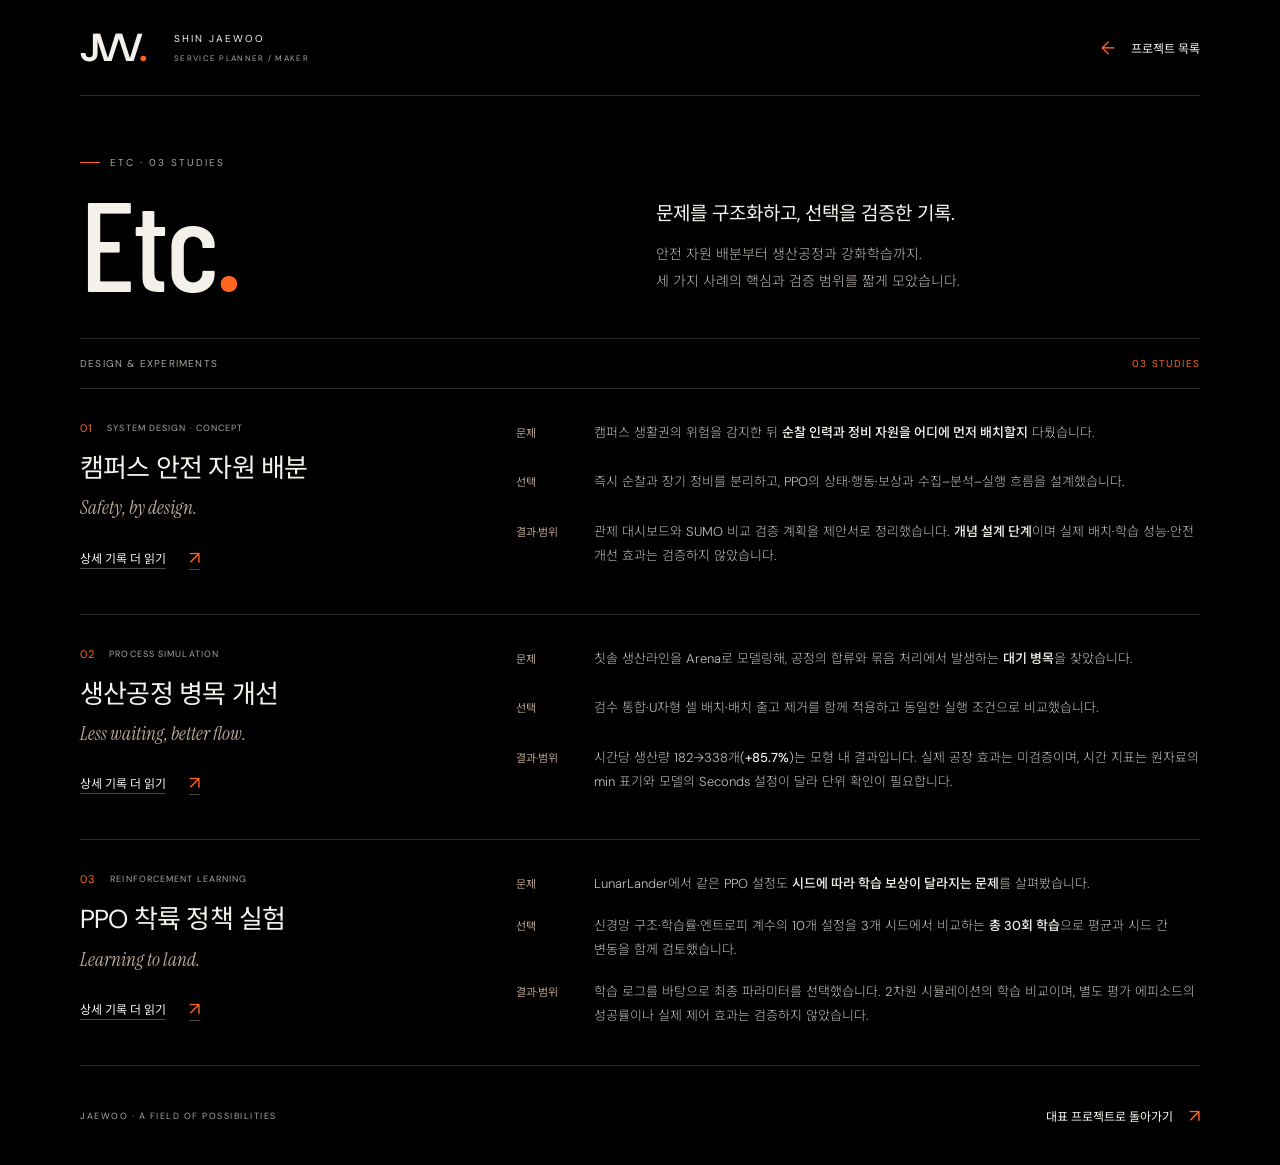
<file: projects/etc/index.html>
<!doctype html>
<html lang="ko">
<head>
  <meta charset="UTF-8">
  <meta name="viewport" content="width=device-width, initial-scale=1">
  <meta name="theme-color" content="#000000">
  <meta name="description" content="신재우의 세 가지 설계·실험 기록. 캠퍼스 안전 자원 배분, 생산공정 시뮬레이션, PPO 강화학습을 문제와 선택, 검증 범위 중심으로 요약했습니다.">
  <title>ETC · 03 Studies — JAEWOO</title>
  <link rel="preconnect" href="https://fonts.googleapis.com">
  <link rel="preconnect" href="https://fonts.gstatic.com" crossorigin>
  <link rel="stylesheet" href="https://fonts.googleapis.com/css2?family=Barlow+Condensed:wght@400;500;600&family=DM+Sans:wght@400;500;600;700&family=Instrument+Serif:ital@0;1&family=Noto+Sans+KR:wght@300;400;500;600&display=swap">
  <style>
    :root{color-scheme:dark;--orange:#ff651f;--cream:#f4f1eb;--muted:#aaa6a0;--rule:#292724}
    *{box-sizing:border-box}
    body{margin:0;background:#000;color:var(--cream);font-family:'DM Sans','Noto Sans KR',sans-serif;-webkit-font-smoothing:antialiased}
    a{color:inherit;text-decoration:none;-webkit-tap-highlight-color:transparent}
    a:focus-visible{outline:2px solid var(--orange);outline-offset:6px}
    ::selection{background:var(--orange);color:#000}
    .etc-shell{width:min(1120px,92%);margin-inline:auto}
    .etc-skip{position:absolute;z-index:2;top:10px;left:4%;padding:14px 20px;background:var(--cream);color:#000;transform:translateY(-150%)}
    .etc-skip:focus{transform:translateY(0)}
    .etc-header{min-height:96px;display:flex;align-items:center;gap:30px;border-bottom:1px solid var(--rule)}
    .etc-identity{display:inline-flex;align-items:center;min-height:48px;font-size:39px;font-weight:600;letter-spacing:-4px;line-height:1}
    .etc-identity span{color:var(--orange)}
    .etc-nameplate{font-size:10px;letter-spacing:2px}
    .etc-nameplate span{display:block;margin-top:8px;color:var(--muted);font-size:8px;letter-spacing:1.3px}
    .etc-back{display:inline-flex;align-items:center;justify-content:center;gap:16px;min-height:48px;padding:10px 0;font-size:12px}
    .etc-header .etc-back{margin-left:auto}
    .etc-back span{color:var(--orange);font-size:18px}
    .etc-back:hover,.etc-read:hover{color:var(--orange)}
    .etc-intro{padding:60px 0 42px;display:grid;grid-template-columns:1fr 1fr;align-items:end;gap:32px}
    .etc-eyebrow{display:flex;align-items:center;gap:10px;margin:0 0 19px;font-size:10px;letter-spacing:2px;color:var(--muted)}
    .etc-eyebrow::before{content:'';width:20px;height:1px;background:var(--orange)}
    h1{margin:0;font-family:'Barlow Condensed',sans-serif;font-size:clamp(80px,10vw,130px);font-weight:500;letter-spacing:-2px;line-height:.84}
    h1 span{color:var(--orange)}
    .etc-intro-copy{max-width:420px;margin:0 0 1px;color:#bdb9b2;font-size:14px;font-weight:300;line-height:1.9;word-break:keep-all;overflow-wrap:anywhere}
    .etc-intro-copy strong{display:block;margin-bottom:9px;font-weight:400;font-size:19px;color:var(--cream)}
    .etc-section-heading{display:flex;justify-content:space-between;gap:16px;margin:0;padding:18px 0;border-top:1px solid var(--rule);color:var(--muted);font-size:10px;font-weight:400;letter-spacing:1.2px}
    .etc-section-heading span:last-child{color:var(--orange);white-space:nowrap}
    .etc-study{display:grid;grid-template-columns:minmax(230px,.85fr) minmax(0,1.5fr);gap:48px;padding:32px 0;border-top:1px solid var(--rule)}
    .etc-study-heading{min-width:0}
    .etc-category{display:flex;align-items:center;gap:14px;margin:0 0 15px;color:var(--muted);font-size:9px;letter-spacing:1.1px}
    .etc-category span{color:var(--orange);font-size:11px}
    h3{margin:0;font-size:26px;font-weight:400;line-height:1.4;letter-spacing:-.8px;word-break:keep-all}
    .etc-subtitle{margin:9px 0 12px;font-family:'Instrument Serif',serif;font-style:italic;font-size:19px;line-height:1.4;color:#b8a898}
    .etc-read{display:inline-flex;align-items:center;gap:23px;min-height:48px;padding:10px 0;font-size:12px;text-decoration:underline;text-underline-offset:5px;text-decoration-color:#51483e}
    .etc-read span{color:var(--orange);font-size:18px}
    .etc-summary{display:grid;gap:12px;margin:0}
    .etc-summary>div{display:grid;grid-template-columns:66px minmax(0,1fr);gap:12px}
    .etc-summary dt{padding-top:3px;color:#b7a18c;font-size:11px;line-height:1.8}
    .etc-summary dd{margin:0;color:#c2bfb9;font-size:13px;font-weight:300;line-height:1.85;word-break:keep-all;overflow-wrap:anywhere}
    .etc-summary strong{color:var(--cream);font-weight:500}
    .etc-footer{display:flex;justify-content:space-between;align-items:center;gap:24px;min-height:100px;border-top:1px solid var(--rule)}
    .etc-footer p{margin:0;font-size:9px;letter-spacing:1.5px;color:var(--muted)}
    @media(max-width:700px){
      .etc-shell{width:calc(100% - 40px)}
      .etc-header{min-height:80px;gap:20px}
      .etc-identity{font-size:34px}
      .etc-nameplate{display:none}
      .etc-intro{grid-template-columns:1fr;padding:42px 0 28px;gap:24px}
      .etc-intro-copy{max-width:38ch;font-size:13px}
      .etc-intro-copy strong{font-size:17px;margin-bottom:5px}
      .etc-section-heading{font-size:9px;letter-spacing:.7px}
      .etc-study{grid-template-columns:1fr;gap:16px;padding:28px 0}
      .etc-category{margin-bottom:10px}
      h3{font-size:25px}
      .etc-subtitle{margin:6px 0 4px}
      .etc-summary{gap:13px}
      .etc-summary>div{grid-template-columns:60px minmax(0,1fr);gap:10px}
      .etc-footer{align-items:flex-start;flex-direction:column;gap:7px;padding:20px 0 28px}
    }
    @media(prefers-reduced-motion:reduce){*,*::before,*::after{scroll-behavior:auto!important;animation:none!important;transition:none!important}}
  </style>
</head>
<body>
  <a class="etc-skip" href="#studies">실험 기록으로 건너뛰기</a>
  <div class="etc-shell">
    <header class="etc-header">
      <a class="etc-identity" href="../../" aria-label="신재우 홈">JVV<span>.</span></a>
      <div class="etc-nameplate">SHIN JAEWOO<span>SERVICE PLANNER / MAKER</span></div>
      <a class="etc-back" href="../../#projects"><span aria-hidden="true">←</span> 프로젝트 목록</a>
    </header>
    <main>
      <div class="etc-intro">
        <div>
          <p class="etc-eyebrow">ETC · 03 STUDIES</p>
          <h1>Etc<span>.</span></h1>
        </div>
        <p class="etc-intro-copy"><strong>문제를 구조화하고, 선택을 검증한 기록.</strong>안전 자원 배분부터 생산공정과 강화학습까지.<br>세 가지 사례의 핵심과 검증 범위를 짧게 모았습니다.</p>
      </div>
      <section id="studies" aria-labelledby="studies-heading" tabindex="-1">
        <h2 class="etc-section-heading" id="studies-heading"><span>DESIGN &amp; EXPERIMENTS</span><span>03 STUDIES</span></h2>
        <article class="etc-study" aria-labelledby="campus-title">
          <div class="etc-study-heading">
            <p class="etc-category"><span>01</span> SYSTEM DESIGN · CONCEPT</p>
            <h3 id="campus-title">캠퍼스 안전 자원 배분</h3>
            <p class="etc-subtitle" lang="en">Safety, by design.</p>
            <a class="etc-read" href="../campus/" aria-label="캠퍼스 안전 자원 배분 상세 기록 더 읽기">상세 기록 더 읽기 <span aria-hidden="true">↗</span></a>
          </div>
          <dl class="etc-summary">
            <div><dt>문제</dt><dd>캠퍼스 생활권의 위험을 감지한 뒤 <strong>순찰 인력과 정비 자원을 어디에 먼저 배치할지</strong> 다뤘습니다.</dd></div>
            <div><dt>선택</dt><dd>즉시 순찰과 장기 정비를 분리하고, PPO의 상태·행동·보상과 수집–분석–실행 흐름을 설계했습니다.</dd></div>
            <div><dt>결과·범위</dt><dd>관제 대시보드와 SUMO 비교 검증 계획을 제안서로 정리했습니다. <strong>개념 설계 단계</strong>이며 실제 배치·학습 성능·안전 개선 효과는 검증하지 않았습니다.</dd></div>
          </dl>
        </article>
        <article class="etc-study" aria-labelledby="factory-title">
          <div class="etc-study-heading">
            <p class="etc-category"><span>02</span> PROCESS SIMULATION</p>
            <h3 id="factory-title">생산공정 병목 개선</h3>
            <p class="etc-subtitle" lang="en">Less waiting, better flow.</p>
            <a class="etc-read" href="../factory/" aria-label="생산공정 병목 개선 상세 기록 더 읽기">상세 기록 더 읽기 <span aria-hidden="true">↗</span></a>
          </div>
          <dl class="etc-summary">
            <div><dt>문제</dt><dd>칫솔 생산라인을 Arena로 모델링해, 공정의 합류와 묶음 처리에서 발생하는 <strong>대기 병목</strong>을 찾았습니다.</dd></div>
            <div><dt>선택</dt><dd>검수 통합·U자형 셀 배치·배치 출고 제거를 함께 적용하고 동일한 실행 조건으로 비교했습니다.</dd></div>
            <div><dt>결과·범위</dt><dd>시간당 생산량 182→338개(<strong>+85.7%</strong>)는 모형 내 결과입니다. 실제 공장 효과는 미검증이며, 시간 지표는 원자료의 min 표기와 모델의 Seconds 설정이 달라 단위 확인이 필요합니다.</dd></div>
          </dl>
        </article>
        <article class="etc-study" aria-labelledby="lunar-title">
          <div class="etc-study-heading">
            <p class="etc-category"><span>03</span> REINFORCEMENT LEARNING</p>
            <h3 id="lunar-title">PPO 착륙 정책 실험</h3>
            <p class="etc-subtitle" lang="en">Learning to land.</p>
            <a class="etc-read" href="../lunar/" aria-label="PPO 착륙 정책 실험 상세 기록 더 읽기">상세 기록 더 읽기 <span aria-hidden="true">↗</span></a>
          </div>
          <dl class="etc-summary">
            <div><dt>문제</dt><dd>LunarLander에서 같은 PPO 설정도 <strong>시드에 따라 학습 보상이 달라지는 문제</strong>를 살펴봤습니다.</dd></div>
            <div><dt>선택</dt><dd>신경망 구조·학습률·엔트로피 계수의 10개 설정을 3개 시드에서 비교하는 <strong>총 30회 학습</strong>으로 평균과 시드 간 변동을 함께 검토했습니다.</dd></div>
            <div><dt>결과·범위</dt><dd>학습 로그를 바탕으로 최종 파라미터를 선택했습니다. 2차원 시뮬레이션의 학습 비교이며, 별도 평가 에피소드의 성공률이나 실제 제어 효과는 검증하지 않았습니다.</dd></div>
          </dl>
        </article>
      </section>
    </main>
    <footer class="etc-footer">
      <p>JAEWOO · A FIELD OF POSSIBILITIES</p>
      <a class="etc-back" href="../../#projects">대표 프로젝트로 돌아가기 <span aria-hidden="true">↗</span></a>
    </footer>
  </div>
</body>
</html>
</file>
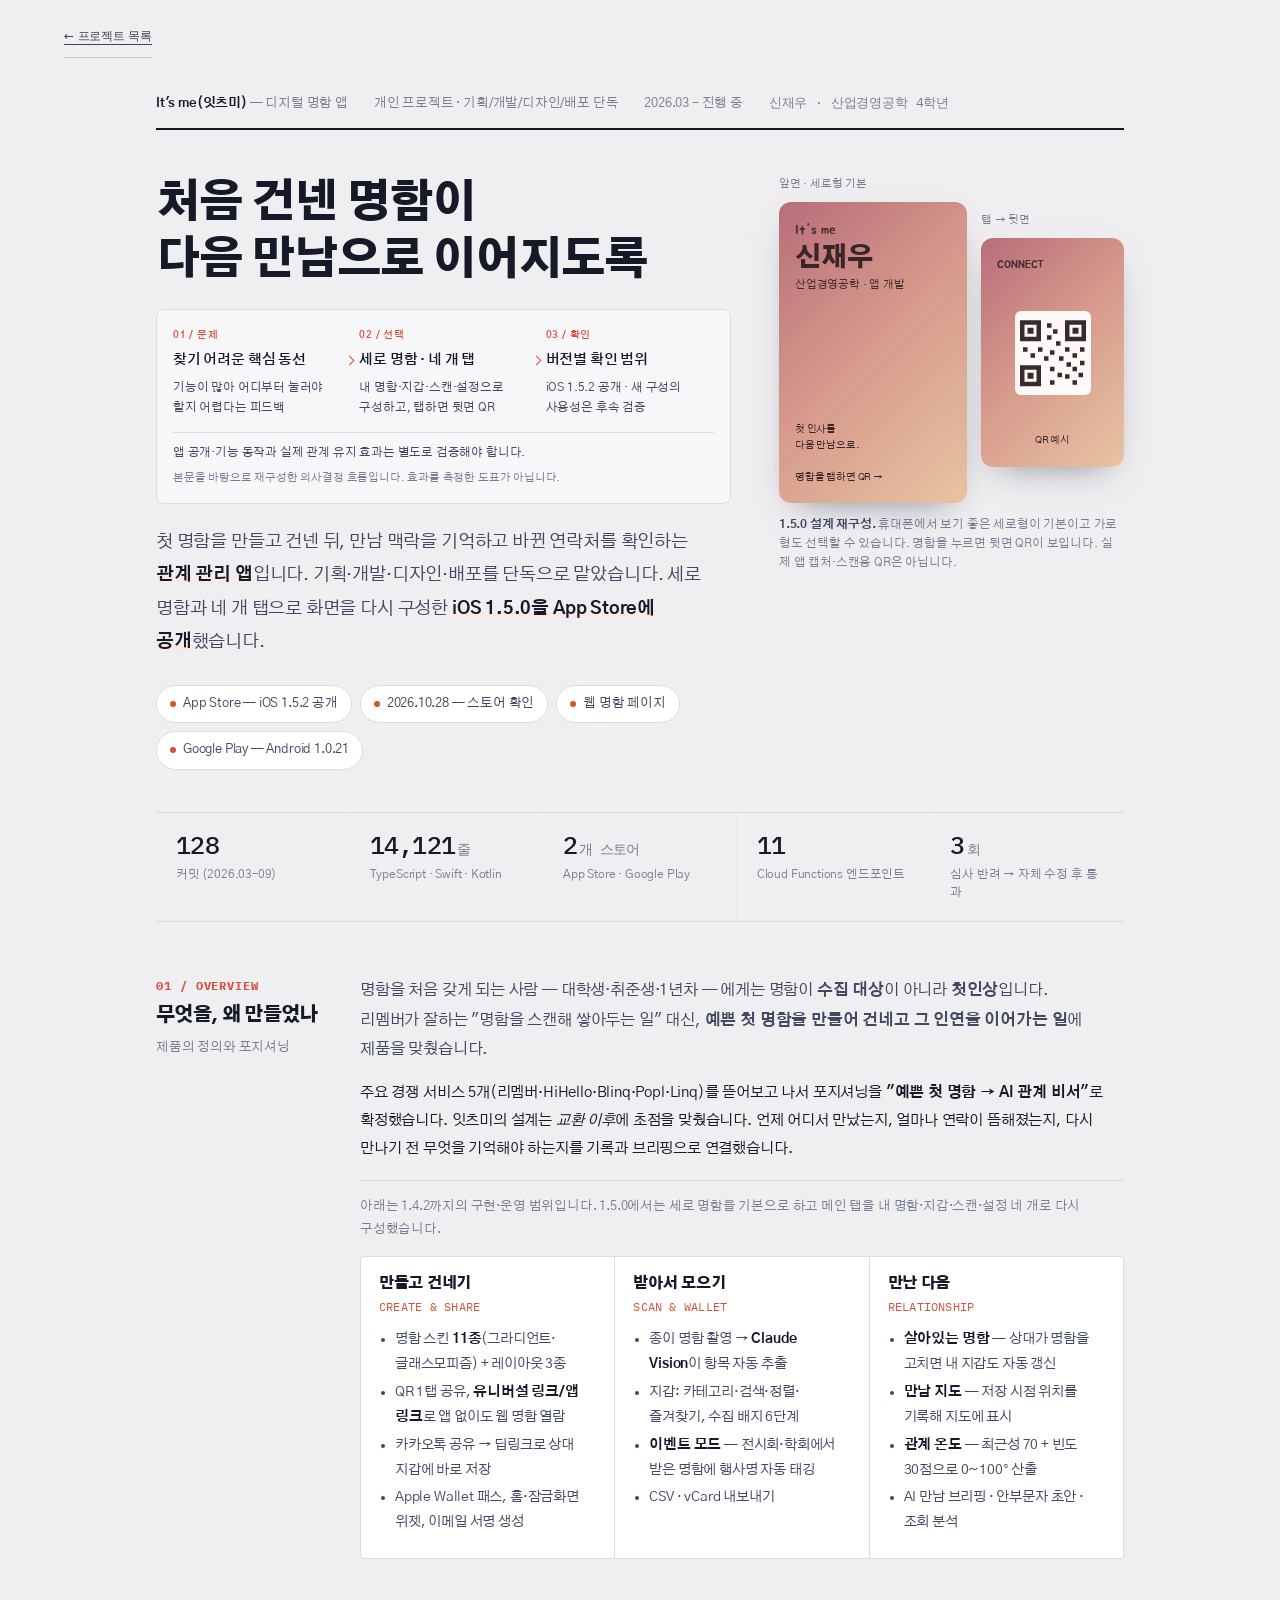
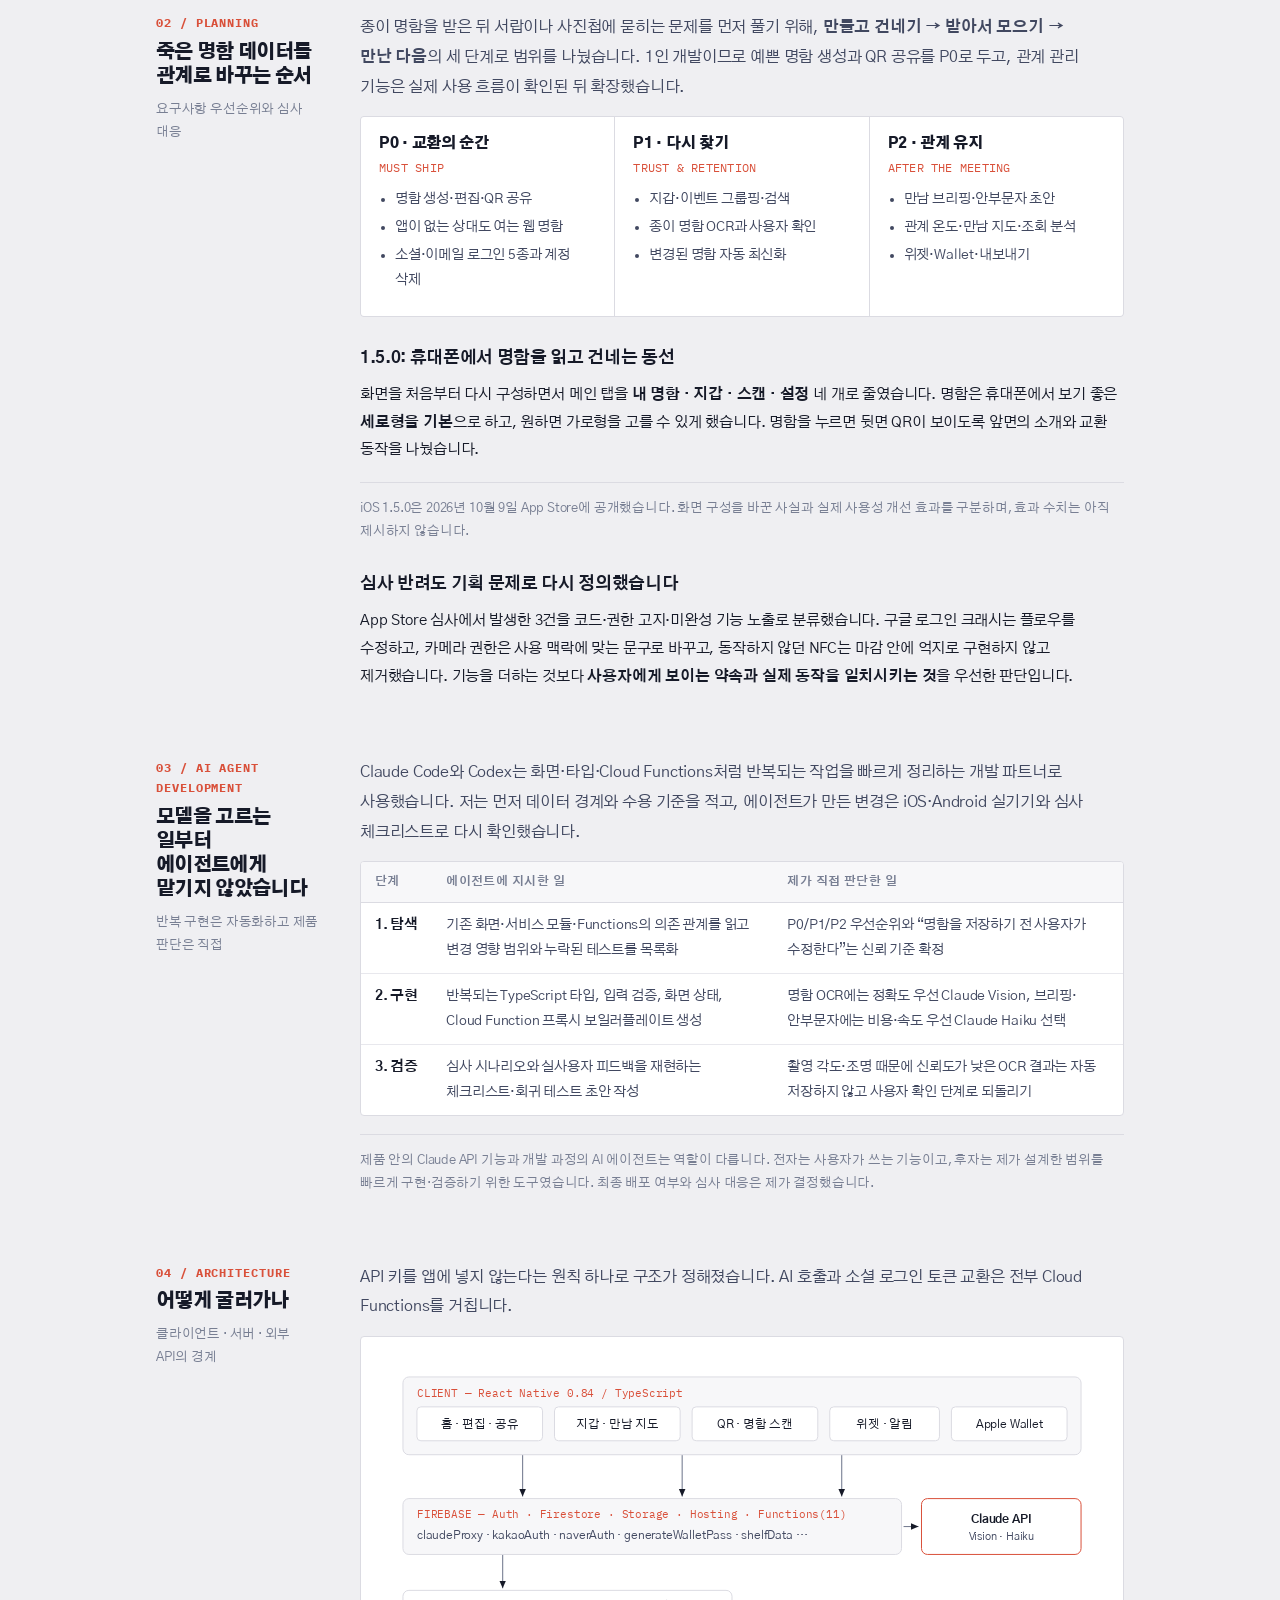
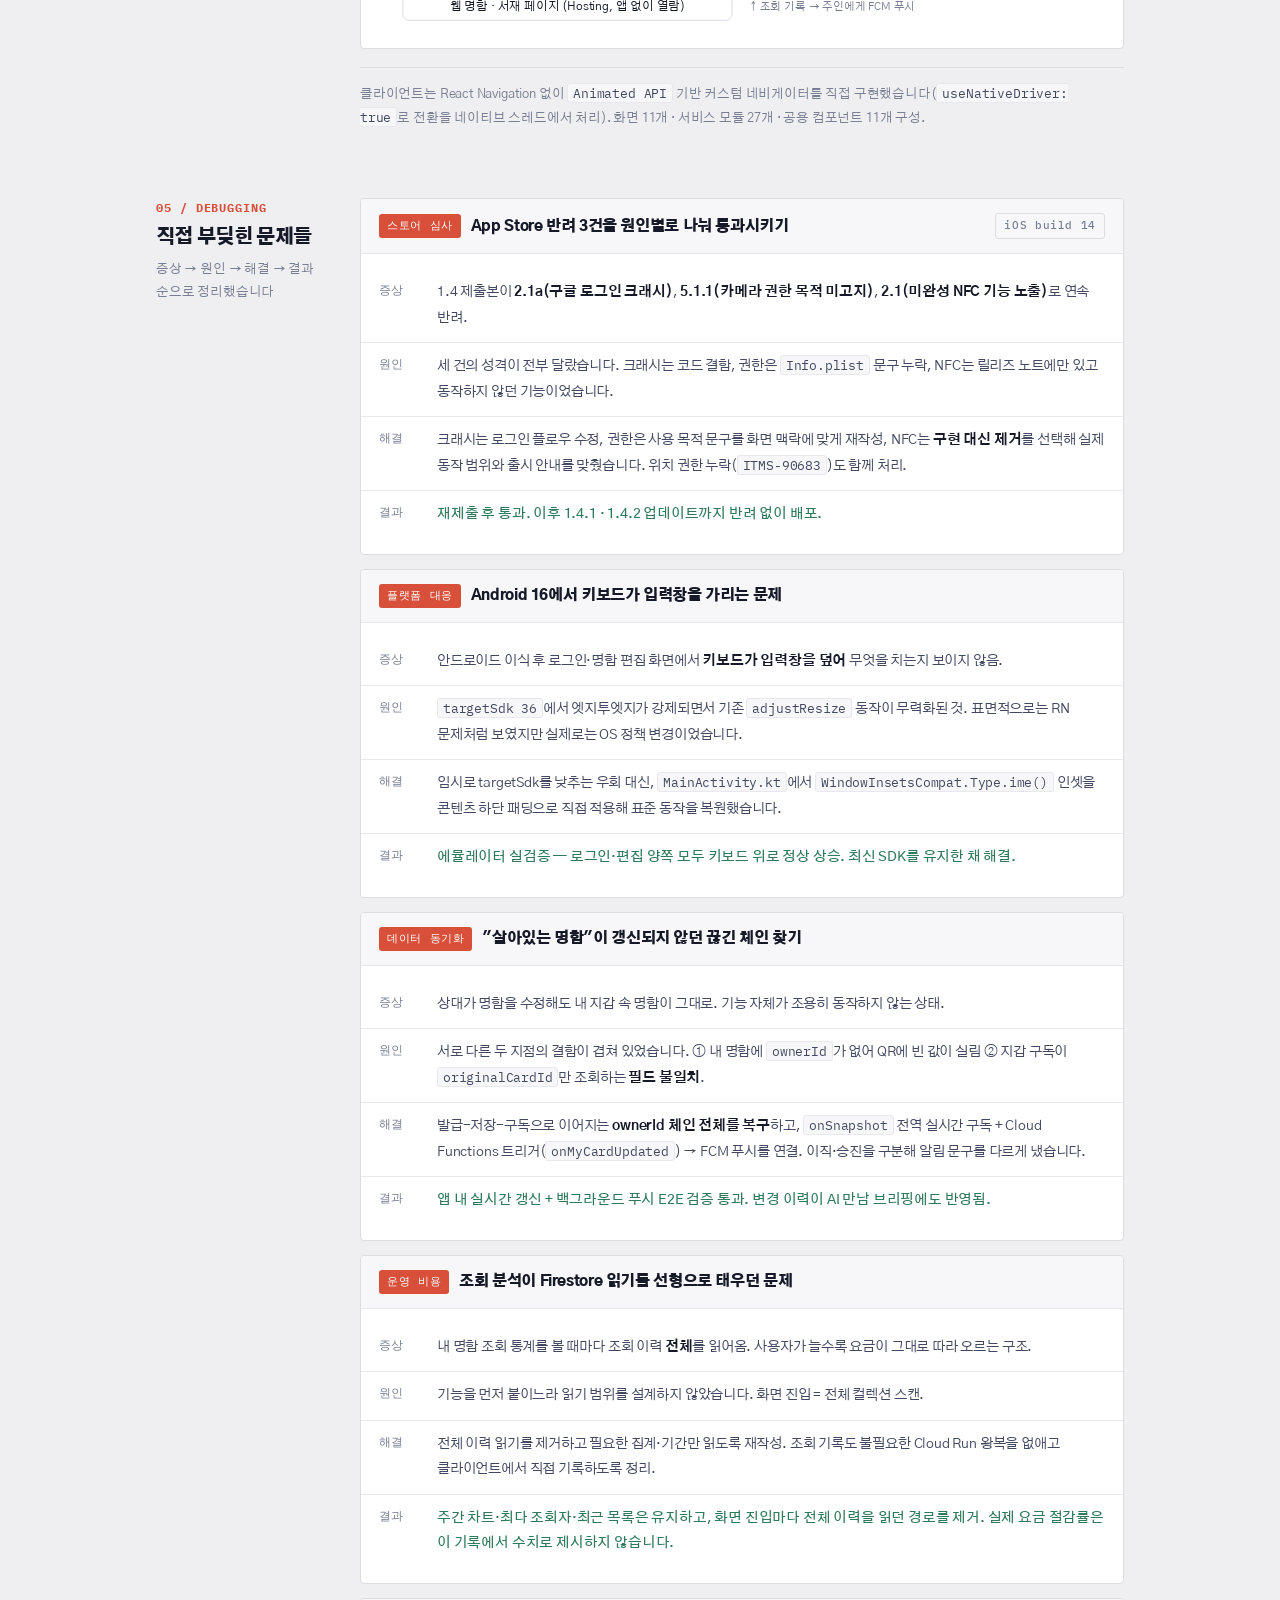
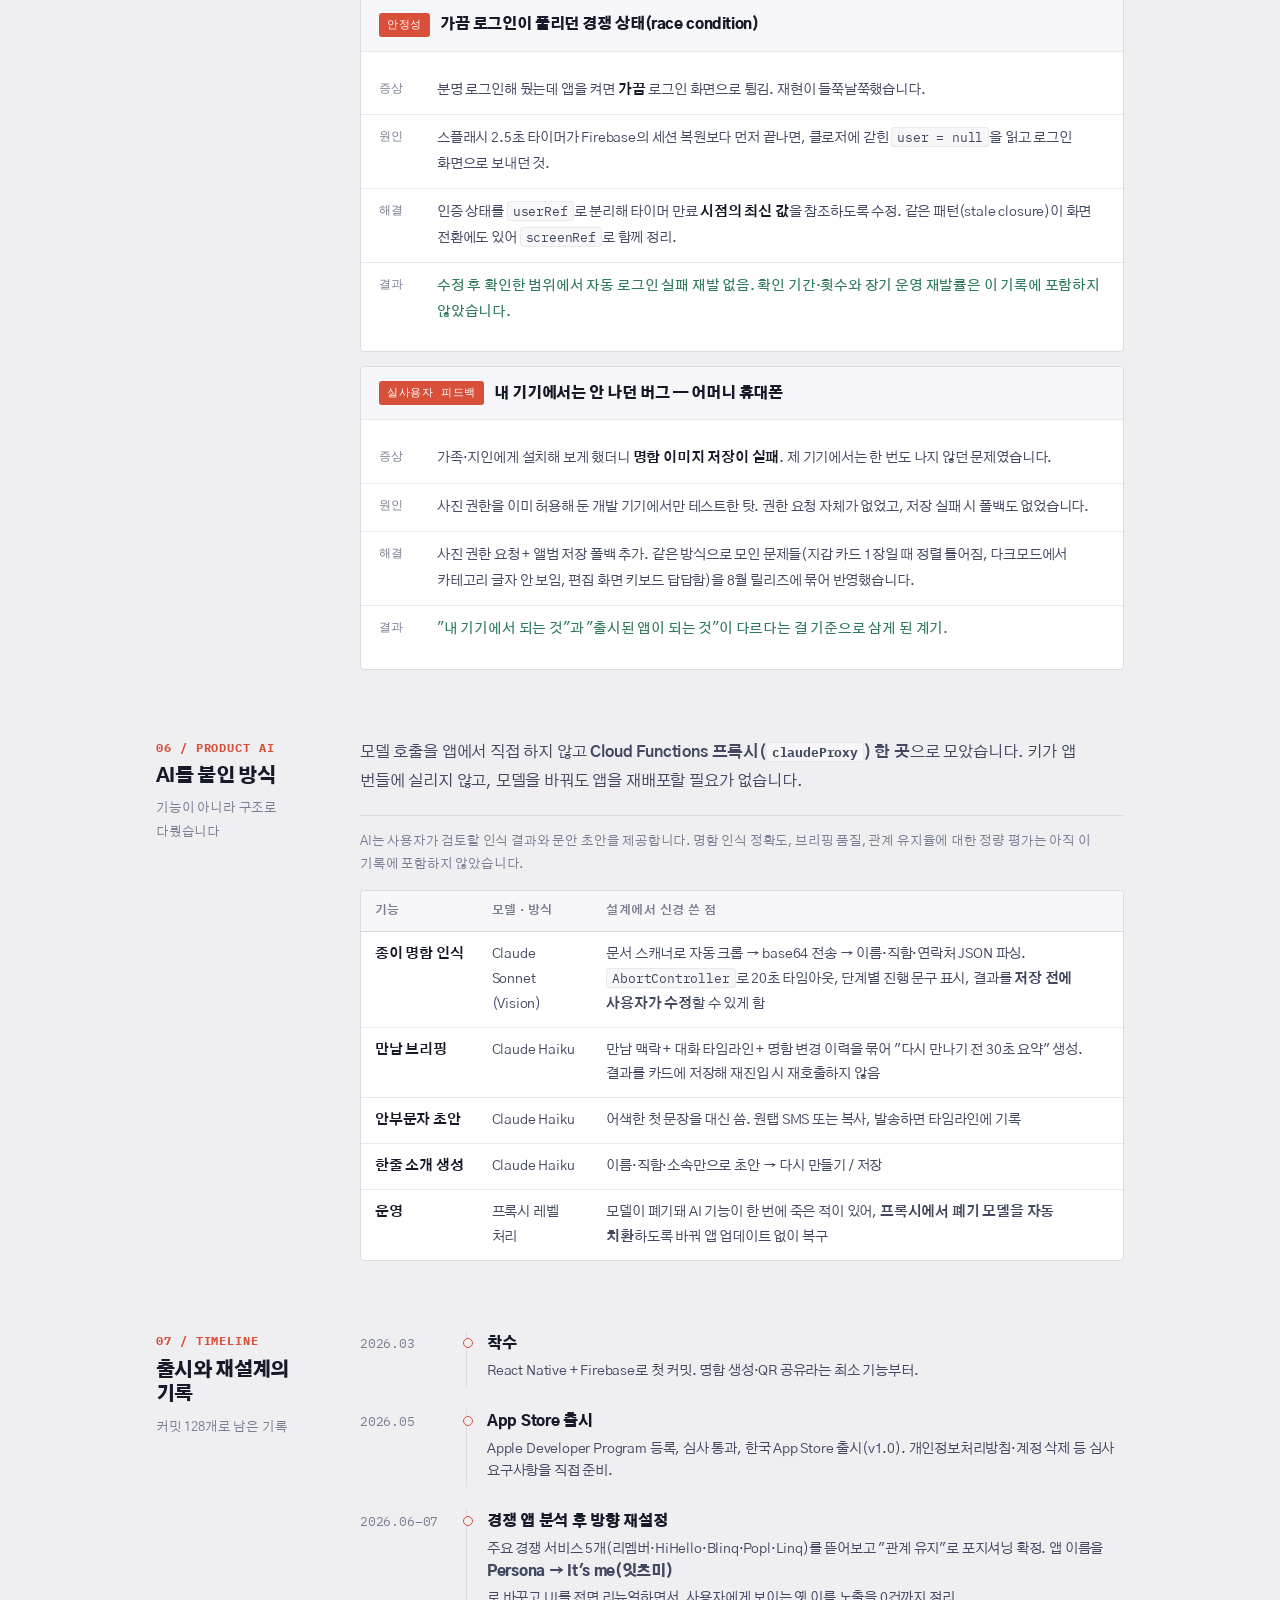
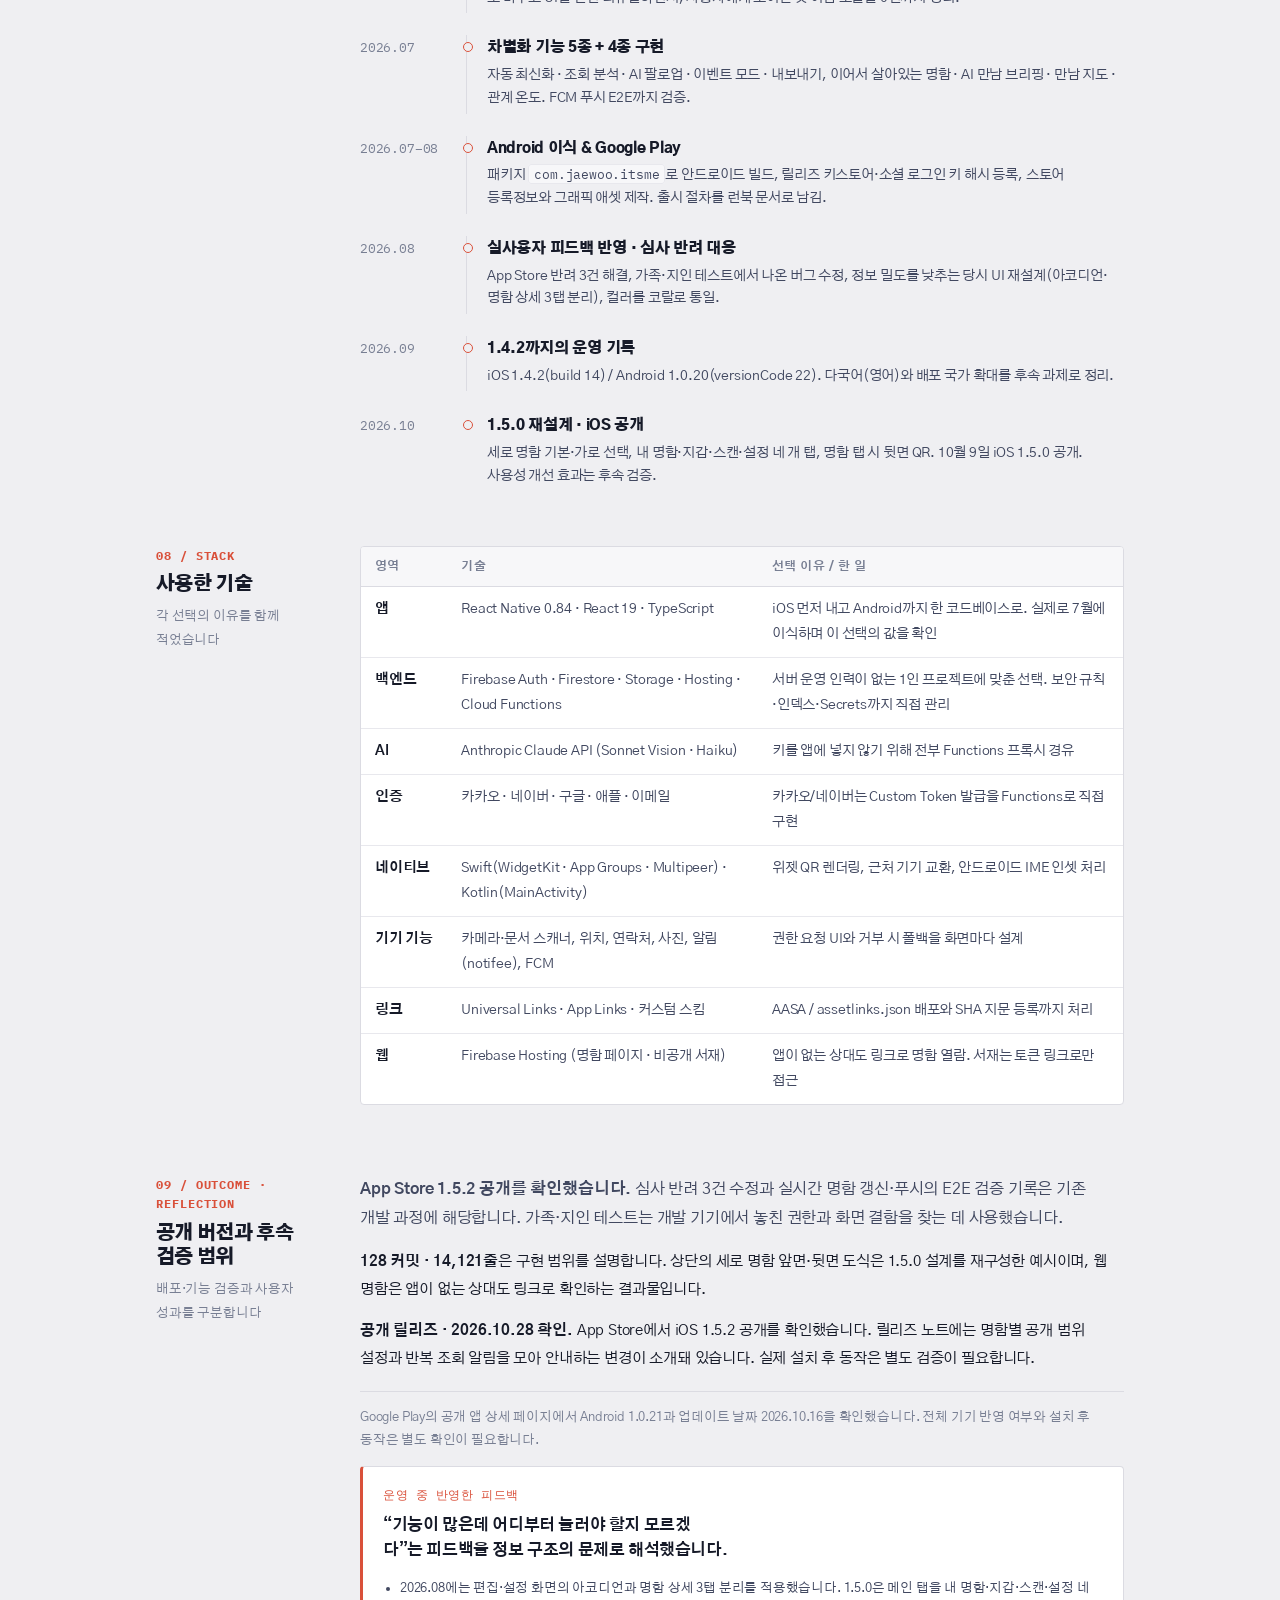
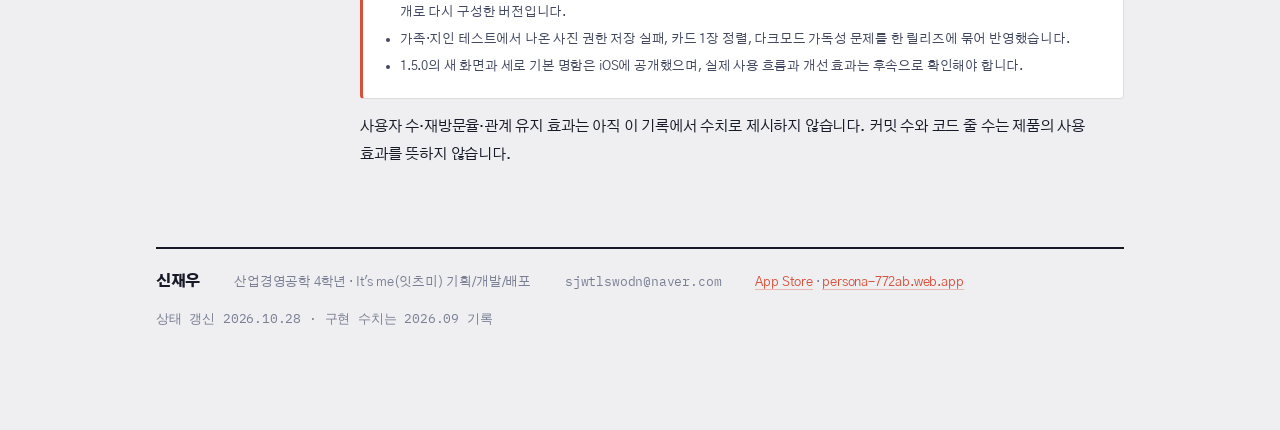
<file: projects/itsme/index.html>
<!DOCTYPE html>
<html lang="ko">
<head>
<meta charset="utf-8">
<meta name="viewport" content="width=device-width, initial-scale=1">
<title>It's me 개발 기록</title>
<link rel="preconnect" href="https://fonts.googleapis.com">
<link rel="preconnect" href="https://fonts.gstatic.com" crossorigin>
<link rel="stylesheet" href="https://fonts.googleapis.com/css2?family=Gothic+A1:wght@400;500;700;900&family=IBM+Plex+Mono:wght@400;500&family=Jua&display=swap">
<style>
  :root{
    --paper:#EFEFF2;
    --card:#FFFFFF;
    --card-2:#F7F7F9;
    --ink:#161A28;
    --ink-soft:#414860;
    --muted:#787F93;
    --rule:#DBDBE2;
    --rule-soft:#E8E8ED;
    --coral:#D9503A;
    --coral-soft:#FBE9E5;
    --rose:#B76E79;
    --navy:#2A3350;
    --good:#2F7A5B;
  }
  @media (prefers-color-scheme: dark){
    :root:not([data-theme="light"]){
      --paper:#12141C;
      --card:#1A1D28;
      --card-2:#20242F;
      --ink:#ECEDF3;
      --ink-soft:#B4BACB;
      --muted:#858BA0;
      --rule:#2E323F;
      --rule-soft:#252936;
      --coral:#FF7C63;
      --coral-soft:#33201C;
      --rose:#D79BA4;
      --navy:#9FAAD0;
      --good:#63BE99;
    }
  }
  :root[data-theme="dark"]{
    --paper:#12141C;
    --card:#1A1D28;
    --card-2:#20242F;
    --ink:#ECEDF3;
    --ink-soft:#B4BACB;
    --muted:#858BA0;
    --rule:#2E323F;
    --rule-soft:#252936;
    --coral:#FF7C63;
    --coral-soft:#33201C;
    --rose:#D79BA4;
    --navy:#9FAAD0;
    --good:#63BE99;
  }

  *{box-sizing:border-box}
  html{-webkit-text-size-adjust:100%}
  body{
    margin:0;background:var(--paper);color:var(--ink);
    font-family:"Gothic A1","Apple SD Gothic Neo","Malgun Gothic",sans-serif;
    font-size:15px;line-height:1.7;font-weight:400;letter-spacing:-0.012em;
  }
  .wrap{max-width:1020px;margin:0 auto;padding:0 26px 100px}
  a{color:var(--coral);text-decoration:none;border-bottom:1px solid color-mix(in srgb, var(--coral) 35%, transparent)}
  a:hover{border-bottom-color:var(--coral)}
  a:focus-visible{outline:2px solid var(--coral);outline-offset:2px;border-radius:2px}
  .mono{font-family:"IBM Plex Mono",ui-monospace,monospace;font-variant-numeric:tabular-nums}

  /* ── 상단 식별 밴드 ── */
  .band{
    display:flex;flex-wrap:wrap;gap:6px 26px;align-items:baseline;
    padding:20px 0 14px;border-bottom:2px solid var(--ink);
    font-size:12.5px;color:var(--muted);
  }
  .band b{color:var(--ink);font-weight:700}

  /* ── 히어로 ── */
  .hero{display:grid;grid-template-columns:1.25fr 0.75fr;gap:48px;padding:46px 0 42px;align-items:start}
  h1{margin:0 0 20px;font-size:44px;line-height:1.16;font-weight:900;letter-spacing:-0.045em;text-wrap:balance}
  h1 .en{font-family:"IBM Plex Mono",monospace;font-weight:500;font-size:0.82em;letter-spacing:-0.03em}
  .thesis{font-size:18px;line-height:1.62;color:var(--ink-soft);margin:0 0 26px;max-width:31em}
  .thesis mark{background:linear-gradient(transparent 60%, var(--coral-soft) 60%);color:var(--ink);font-weight:700}
  .links{display:flex;flex-wrap:wrap;gap:8px}
  .pill{
    display:inline-flex;align-items:center;gap:7px;padding:7px 13px;border:1px solid var(--rule);
    border-radius:999px;background:var(--card);font-size:13px;color:var(--ink-soft);border-bottom:1px solid var(--rule);
  }
  .pill:hover{border-color:var(--coral);color:var(--coral)}
  .pill .dot{width:6px;height:6px;border-radius:50%;background:var(--coral)}

  /* ── 1.5.0 세로 명함의 앞면·뒷면을 재구성한 도식 ── */
  .cardmock{
    aspect-ratio:5/8;border-radius:12px;padding:18px 16px;position:relative;overflow:hidden;
    background:linear-gradient(135deg,#B76E79 0%,#D79A8C 48%,#E8C4A2 100%);
    color:#3A252B;box-shadow:0 14px 34px -18px rgba(22,26,40,.55);
    display:flex;flex-direction:column;justify-content:space-between;
  }
  .cardmock .brand{font-family:"Jua",sans-serif;font-size:15px;opacity:.9;letter-spacing:0}
  .cardmock .nm{font-size:26px;font-weight:900;letter-spacing:-0.04em;line-height:1.1;margin-top:2px}
  .cardmock .rl{font-size:12.5px;opacity:.92;margin-top:5px;line-height:1.5}
  .cardmock .qr{position:static;width:min(76px,100%);aspect-ratio:1;background:rgba(255,255,255,.94);border-radius:6px;padding:5px;align-self:center;margin:auto 0}
  .card-study{margin:0;max-width:360px}
  .card-study-grid{display:grid;grid-template-columns:1fr .76fr;gap:14px;align-items:center}
  .card-face{min-width:0}
  .card-face-label{display:block;font-size:11px;color:var(--muted);line-height:1.5;margin-bottom:9px}
  .cardmock .brand{font-size:13px}
  .cardmock .rl{font-size:11px;overflow-wrap:anywhere}
  .cardmock .card-hint{font-size:10px;line-height:1.6;margin-top:18px}
  .cardmock-back .brand{font-size:11px}
  .cardmock-back .qr-caption{font-size:10px;text-align:center}
  @media(max-width:420px){.card-study-grid{gap:10px}.cardmock{padding:15px 12px}.cardmock .nm{font-size:24px}}
  .cardcap{margin-top:12px;font-size:12px;color:var(--muted);line-height:1.6}
  .cardcap b{color:var(--ink-soft);font-weight:700}

  /* ── 숫자 스트립 ── */
  .strip{display:grid;grid-template-columns:repeat(5,1fr);border-top:1px solid var(--rule);border-bottom:1px solid var(--rule)}
  .strip div{padding:18px 20px 20px;border-right:1px solid var(--rule-soft)}
  .strip div:last-child{border-right:none}
  .n{font-family:"IBM Plex Mono",monospace;font-variant-numeric:tabular-nums;font-size:25px;font-weight:500;letter-spacing:-0.03em;display:block;line-height:1.15;color:var(--ink)}
  .n small{font-size:14px;font-weight:400;color:var(--muted);margin-left:2px}
  .l{display:block;font-size:12px;color:var(--muted);margin-top:6px;line-height:1.5}

  /* ── 섹션 (스펙시트 레이아웃) ── */
  section{display:grid;grid-template-columns:168px 1fr;gap:36px;padding:54px 0 0;align-items:start}
  .rail{position:sticky;top:22px}
  .kicker{font-size:11.5px;font-weight:700;letter-spacing:.08em;color:var(--coral);text-transform:uppercase;font-family:"IBM Plex Mono",monospace}
  .rail h2{margin:8px 0 0;font-size:19px;font-weight:900;letter-spacing:-0.035em;line-height:1.3}
  .rail p{margin:8px 0 0;font-size:12.5px;color:var(--muted);line-height:1.6}
  .body-col{min-width:0;overflow-wrap:anywhere}
  .body-col > :first-child{margin-top:0}
  p{margin:0 0 14px;max-width:64em}
  .lead{font-size:16px;color:var(--ink-soft);max-width:46em}
  h3{margin:30px 0 12px;font-size:17px;font-weight:700;letter-spacing:-0.02em}
  code{font-family:"IBM Plex Mono",monospace;font-size:12.5px;background:var(--card-2);border:1px solid var(--rule-soft);padding:1px 5px;border-radius:3px;color:var(--ink-soft)}

  /* ── 기능 3열 ── */
  .feat{display:grid;grid-template-columns:repeat(3,1fr);gap:1px;background:var(--rule);border:1px solid var(--rule);border-radius:4px;overflow:hidden}
  .feat > div{background:var(--card);padding:18px 18px 20px}
  .feat h4{margin:0 0 4px;font-size:14.5px;font-weight:900;letter-spacing:-0.02em}
  .feat .sub{font-size:11.5px;color:var(--coral);font-family:"IBM Plex Mono",monospace;letter-spacing:.02em;margin-bottom:10px}
  .feat ul{margin:0;padding-left:16px;font-size:13.5px;color:var(--ink-soft);line-height:1.72}
  .feat li{margin-bottom:3px}
  .feat li b{color:var(--ink);font-weight:700}

  /* ── 아키텍처 ── */
  .arch{background:var(--card);border:1px solid var(--rule);border-radius:4px;padding:22px;overflow-x:auto}
  .arch svg{display:block;min-width:640px;width:100%;height:auto}

  /* ── 문제 해결 케이스 ── */
  .case{background:var(--card);border:1px solid var(--rule);border-radius:4px;margin-bottom:14px;overflow:hidden}
  .case-top{display:flex;flex-wrap:wrap;gap:10px;align-items:center;padding:14px 18px;border-bottom:1px solid var(--rule-soft);background:var(--card-2)}
  .tag{font-family:"IBM Plex Mono",monospace;font-size:10.5px;letter-spacing:.06em;padding:3px 8px;border-radius:3px;background:var(--coral);color:#fff;font-weight:500;white-space:nowrap}
  .tag.plain{background:transparent;color:var(--muted);border:1px solid var(--rule)}
  .case-top h4{margin:0;font-size:15px;font-weight:900;letter-spacing:-0.025em;flex:1 1 240px}
  .rows{display:grid;grid-template-columns:76px 1fr;gap:0}
  .rows dt{padding:11px 0 11px 18px;font-size:11.5px;color:var(--muted);font-family:"IBM Plex Mono",monospace;letter-spacing:.03em;border-bottom:1px solid var(--rule-soft)}
  .rows dd{margin:0;padding:11px 18px 11px 0;font-size:13.8px;color:var(--ink-soft);line-height:1.68;border-bottom:1px solid var(--rule-soft)}
  .rows dd b{color:var(--ink);font-weight:700}
  .rows dt:last-of-type,.rows dd:last-of-type{border-bottom:none}
  .rows dd.res{color:var(--good);font-weight:500}

  /* ── 타임라인 ── */
  ol.tl{list-style:none;margin:0;padding:0}
  ol.tl li{display:grid;grid-template-columns:88px 1fr;gap:18px;padding:0 0 22px;position:relative}
  ol.tl li:last-child{padding-bottom:0}
  .tl .when{font-family:"IBM Plex Mono",monospace;font-size:12.5px;color:var(--muted);padding-top:1px;font-variant-numeric:tabular-nums}
  .tl .what{border-left:1px solid var(--rule);padding:0 0 4px 20px;position:relative}
  .tl li:last-child .what{border-left-color:transparent}
  .tl .what::before{content:"";position:absolute;left:-4.5px;top:7px;width:8px;height:8px;border-radius:50%;background:var(--paper);border:1.5px solid var(--coral)}
  .tl b{display:block;font-size:14.5px;font-weight:900;letter-spacing:-0.02em;margin-bottom:2px}
  .tl span{font-size:13.5px;color:var(--ink-soft);line-height:1.68;display:block;max-width:56em}

  /* ── 표 ── */
  .sheet{background:var(--card);border:1px solid var(--rule);border-radius:4px;overflow-x:auto;margin:0 0 16px}
  table{border-collapse:collapse;width:100%;font-size:13.5px}
  .sheet th,.sheet td{padding:10px 14px;text-align:left;border-bottom:1px solid var(--rule-soft);vertical-align:top}
  .sheet thead th{background:var(--card-2);font-size:11.5px;font-weight:700;color:var(--muted);letter-spacing:.04em;border-bottom:1px solid var(--rule)}
  .sheet tbody tr:last-child td{border-bottom:none}
  .sheet td:first-child{font-weight:700;color:var(--ink);white-space:nowrap}
  .sheet td.t{color:var(--ink-soft)}

  /* ── 자소서 소재 ── */
  .quote{background:var(--card);border:1px solid var(--rule);border-left:3px solid var(--coral);border-radius:4px;padding:18px 20px;margin-bottom:14px}
  .quote .qh{font-size:11.5px;font-family:"IBM Plex Mono",monospace;color:var(--coral);letter-spacing:.05em;margin-bottom:8px}
  .quote blockquote{margin:0 0 12px;font-size:16px;line-height:1.6;font-weight:700;letter-spacing:-0.025em;color:var(--ink);max-width:40em;text-wrap:balance}
  .quote ul{margin:0;padding-left:17px;font-size:13.3px;color:var(--ink-soft);line-height:1.7}
  .quote li{margin-bottom:2px}
  .quote li b{color:var(--ink);font-weight:700}

  .note{font-size:12.5px;color:var(--muted);line-height:1.65;border-top:1px solid var(--rule);padding-top:14px;margin-top:18px}

  footer{margin-top:64px;border-top:2px solid var(--ink);padding-top:20px;display:flex;flex-wrap:wrap;gap:14px 34px;align-items:baseline;font-size:13px;color:var(--muted)}
  footer b{color:var(--ink);font-weight:900;font-size:15px;letter-spacing:-0.02em}

  @media (max-width:860px){
    .hero{grid-template-columns:1fr;gap:30px;padding:34px 0}
    h1{font-size:34px}
    .strip{grid-template-columns:repeat(2,1fr)}
    .strip div{border-bottom:1px solid var(--rule-soft)}
    section{grid-template-columns:1fr;gap:18px;padding:44px 0 0}
    .rail{position:static}
    .feat{grid-template-columns:1fr}
    ol.tl li{grid-template-columns:74px 1fr;gap:12px}
  }
  @media (prefers-reduced-motion:reduce){*{animation:none!important;transition:none!important}}

  /* 제목 다음에 읽는 의사결정 흐름: 이 figure 안에서만 적용 */
  .case-decision-figure {
    margin: 0 0 22px;
    padding: 16px;
    border: 1px solid var(--rule);
    border-radius: 8px;
    background: var(--card-2);
    color: var(--ink);
  }
  .case-decision-figure .case-decision-track {
    display: grid;
    grid-template-columns: repeat(3, minmax(0, 1fr));
    gap: 18px;
    margin: 0;
    padding: 0;
    list-style: none;
  }
  .case-decision-figure .case-decision-step {
    position: relative;
    min-width: 0;
    margin: 0;
    padding: 0;
  }
  .case-decision-figure .case-decision-step + .case-decision-step::before {
    content: "";
    position: absolute;
    left: -13px;
    top: 31px;
    width: 6px;
    height: 6px;
    border-top: 1px solid var(--coral);
    border-right: 1px solid var(--coral);
    transform: rotate(45deg);
  }
  .case-decision-figure .case-decision-label {
    display: block;
    margin-bottom: 6px;
    color: var(--coral);
    font-size: 10px;
    font-weight: 600;
    letter-spacing: .08em;
  }
  .case-decision-figure .case-decision-step strong {
    display: block;
    margin-bottom: 7px;
    font-size: 14px;
    font-weight: 600;
    line-height: 1.5;
    word-break: keep-all;
  }
  .case-decision-figure .case-decision-step p {
    margin: 0;
    color: var(--ink-soft);
    font-size: 12px;
    line-height: 1.65;
    word-break: keep-all;
    overflow-wrap: anywhere;
  }
  .case-decision-figure .case-decision-boundary {
    margin: 14px 0 0;
    padding-top: 11px;
    border-top: 1px solid var(--rule);
    color: var(--ink-soft);
    font-size: 11.5px;
    line-height: 1.6;
  }
  .case-decision-figure figcaption {
    margin-top: 8px;
    color: var(--muted);
    font-size: 10.5px;
    line-height: 1.6;
  }
  @media (max-width: 620px) {
    .case-decision-figure .case-decision-track {
      grid-template-columns: 1fr;
      gap: 22px;
    }
    .case-decision-figure .case-decision-step + .case-decision-step::before {
      left: 3px;
      top: -15px;
      transform: rotate(135deg);
    }
    .case-decision-figure .case-decision-label { margin-bottom: 3px; }
    .case-decision-figure .case-decision-step strong { margin-bottom: 3px; }
  }

</style>
<link rel="stylesheet" href="../../project-navigation.css">
</head>
<body style="margin:0">
<div class="portfolio-return" role="navigation" aria-label="포트폴리오"><a href="../../#projects">← 프로젝트 목록</a></div>

<div class="wrap">

  <div class="band">
    <span><b>It's me(잇츠미)</b> — 디지털 명함 앱</span>
    <span>개인 프로젝트 · 기획/개발/디자인/배포 단독</span>
    <span>2026.03 – 진행 중</span>
    <span class="mono">신재우 · 산업경영공학 4학년</span>
  </div>

  <div class="hero">
    <div>
      <h1>처음 건넨 명함이<br>다음 만남으로 이어지도록</h1>
      <figure class="case-decision-figure" aria-label="It's me 의사결정 흐름">
        <ol class="case-decision-track">
          <li class="case-decision-step">
            <span class="case-decision-label">01 / 문제</span>
            <strong>찾기 어려운 핵심 동선</strong>
            <p>기능이 많아 어디부터 눌러야 할지 어렵다는 피드백</p>
          </li>
          <li class="case-decision-step">
            <span class="case-decision-label">02 / 선택</span>
            <strong>세로 명함 · 네 개 탭</strong>
            <p>내 명함·지갑·스캔·설정으로 구성하고, 탭하면 뒷면 QR</p>
          </li>
          <li class="case-decision-step">
            <span class="case-decision-label">03 / 확인</span>
            <strong>버전별 확인 범위</strong>
            <p>iOS 1.5.2 공개 · 새 구성의 사용성은 후속 검증</p>
          </li>
        </ol>
        <p class="case-decision-boundary">앱 공개·기능 동작과 실제 관계 유지 효과는 별도로 검증해야 합니다.</p>
        <figcaption>본문을 바탕으로 재구성한 의사결정 흐름입니다. 효과를 측정한 도표가 아닙니다.</figcaption>
      </figure>
      <p class="thesis">첫 명함을 만들고 건넨 뒤, 만남 맥락을 기억하고 바뀐 연락처를 확인하는 <mark>관계 관리 앱</mark>입니다. 기획·개발·디자인·배포를 단독으로 맡았습니다. 세로 명함과 네 개 탭으로 화면을 다시 구성한 <mark>iOS 1.5.0을 App Store에 공개</mark>했습니다.</p>
      <div class="links">
        <a class="pill" href="https://apps.apple.com/kr/app/id6769245736"><span class="dot"></span>App Store — iOS 1.5.2 공개</a>
        <span class="pill"><span class="dot"></span>2026.10.28 — 스토어 확인</span>
        <a class="pill" href="https://persona-772ab.web.app"><span class="dot"></span>웹 명함 페이지</a>
        <a class="pill" href="https://play.google.com/store/apps/details?id=com.jaewoo.itsme" target="_blank" rel="noopener"><span class="dot"></span>Google Play — Android 1.0.21</a>
      </div>
    </div>
    <div>
      <figure class="card-study" aria-label="1.5.0 세로 명함 앞면과 탭 후 뒷면 QR의 재구성 예시">
        <div class="card-study-grid">
          <div class="card-face">
            <span class="card-face-label">앞면 · 세로형 기본</span>
            <div class="cardmock" data-orientation="portrait">
              <div><div class="brand">It's me</div><div class="nm">신재우</div><div class="rl">산업경영공학 · 앱 개발</div></div>
              <div class="card-hint">첫 인사를<br>다음 만남으로.<br><br>명함을 탭하면 QR →</div>
            </div>
          </div>
          <div class="card-face">
            <span class="card-face-label">탭 → 뒷면</span>
            <div class="cardmock cardmock-back" data-orientation="portrait">
              <div class="brand">CONNECT</div>
              <div class="qr" aria-hidden="true"><svg viewBox="0 0 44 44" width="100%" height="100%">
            <rect x="0" y="0" width="44" height="44" fill="none"></rect>
            <g fill="#3A2A2C">
              <path d="M0 0h14v14H0V0zm3 3v8h8V3H3z"></path>
              <path d="M30 0h14v14H30V0zm3 3v8h8V3h-8z"></path>
              <path d="M0 30h14v14H0V30zm3 3v8h8v-8H3z"></path>
              <rect x="5" y="5" width="4" height="4"></rect>
              <rect x="35" y="5" width="4" height="4"></rect>
              <rect x="5" y="35" width="4" height="4"></rect>
              <rect x="18" y="2" width="3" height="3"></rect><rect x="22" y="6" width="3" height="3"></rect>
              <rect x="18" y="10" width="3" height="3"></rect><rect x="24" y="14" width="3" height="3"></rect>
              <rect x="2" y="18" width="3" height="3"></rect><rect x="7" y="22" width="3" height="3"></rect>
              <rect x="12" y="18" width="3" height="3"></rect><rect x="16" y="24" width="3" height="3"></rect>
              <rect x="20" y="20" width="3" height="3"></rect><rect x="26" y="24" width="3" height="3"></rect>
              <rect x="30" y="18" width="3" height="3"></rect><rect x="35" y="22" width="3" height="3"></rect>
              <rect x="40" y="18" width="3" height="3"></rect><rect x="31" y="28" width="3" height="3"></rect>
              <rect x="20" y="31" width="3" height="3"></rect><rect x="25" y="35" width="3" height="3"></rect>
              <rect x="20" y="40" width="3" height="3"></rect><rect x="30" y="36" width="3" height="3"></rect>
              <rect x="35" y="31" width="3" height="3"></rect><rect x="39" y="35" width="3" height="3"></rect>
              <rect x="35" y="40" width="3" height="3"></rect><rect x="40" y="27" width="3" height="3"></rect>
            </g>
          </svg></div>
              <div class="qr-caption">QR 예시</div>
            </div>
          </div>
        </div>
        <figcaption class="cardcap"><b>1.5.0 설계 재구성.</b> 휴대폰에서 보기 좋은 세로형이 기본이고 가로형도 선택할 수 있습니다. 명함을 누르면 뒷면 QR이 보입니다. 실제 앱 캡처·스캔용 QR은 아닙니다.</figcaption>
      </figure>
    </div>
  </div>

  <div class="strip">
    <div><span class="n">128</span><span class="l">커밋 (2026.03–09)</span></div>
    <div><span class="n">14,121<small>줄</small></span><span class="l">TypeScript · Swift · Kotlin</span></div>
    <div><span class="n">2<small>개 스토어</small></span><span class="l">App Store · Google Play</span></div>
    <div><span class="n">11</span><span class="l">Cloud Functions 엔드포인트</span></div>
    <div><span class="n">3<small>회</small></span><span class="l">심사 반려 → 자체 수정 후 통과</span></div>
  </div>

  <!-- 01 개요 -->
  <section>
    <div class="rail">
      <div class="kicker">01 / Overview</div>
      <h2>무엇을, 왜 만들었나</h2>
      <p>제품의 정의와 포지셔닝</p>
    </div>
    <div class="body-col">
      <p class="lead">명함을 처음 갖게 되는 사람 — 대학생·취준생·1년차 — 에게는 명함이 <b>수집 대상</b>이 아니라 <b>첫인상</b>입니다. 리멤버가 잘하는 "명함을 스캔해 쌓아두는 일" 대신, <b>예쁜 첫 명함을 만들어 건네고 그 인연을 이어가는 일</b>에 제품을 맞췄습니다.</p>
      <p>주요 경쟁 서비스 5개(리멤버·HiHello·Blinq·Popl·Linq)를 뜯어보고 나서 포지셔닝을 <b>"예쁜 첫 명함 → AI 관계 비서"</b>로 확정했습니다. 잇츠미의 설계는 <em>교환 이후</em>에 초점을 맞췄습니다. 언제 어디서 만났는지, 얼마나 연락이 뜸해졌는지, 다시 만나기 전 무엇을 기억해야 하는지를 기록과 브리핑으로 연결했습니다.</p>

      <p class="note">아래는 1.4.2까지의 구현·운영 범위입니다. 1.5.0에서는 세로 명함을 기본으로 하고 메인 탭을 내 명함·지갑·스캔·설정 네 개로 다시 구성했습니다.</p>
      <div class="feat">
        <div>
          <h4>만들고 건네기</h4>
          <div class="sub">CREATE &amp; SHARE</div>
          <ul>
            <li>명함 스킨 <b>11종</b>(그라디언트·글래스모피즘) + 레이아웃 3종</li>
            <li>QR 1탭 공유, <b>유니버설 링크/앱 링크</b>로 앱 없이도 웹 명함 열람</li>
            <li>카카오톡 공유 → 딥링크로 상대 지갑에 바로 저장</li>
            <li>Apple Wallet 패스, 홈·잠금화면 위젯, 이메일 서명 생성</li>
          </ul>
        </div>
        <div>
          <h4>받아서 모으기</h4>
          <div class="sub">SCAN &amp; WALLET</div>
          <ul>
            <li>종이 명함 촬영 → <b>Claude Vision</b>이 항목 자동 추출</li>
            <li>지갑: 카테고리·검색·정렬·즐겨찾기, 수집 배지 6단계</li>
            <li><b>이벤트 모드</b> — 전시회·학회에서 받은 명함에 행사명 자동 태깅</li>
            <li>CSV · vCard 내보내기</li>
          </ul>
        </div>
        <div>
          <h4>만난 다음</h4>
          <div class="sub">RELATIONSHIP</div>
          <ul>
            <li><b>살아있는 명함</b> — 상대가 명함을 고치면 내 지갑도 자동 갱신</li>
            <li><b>만남 지도</b> — 저장 시점 위치를 기록해 지도에 표시</li>
            <li><b>관계 온도</b> — 최근성 70 + 빈도 30점으로 0~100° 산출</li>
            <li>AI 만남 브리핑 · 안부문자 초안 · 조회 분석</li>
          </ul>
        </div>
      </div>
    </div>
  </section>

  <!-- 02 기획 과정 -->
  <section>
    <div class="rail">
      <div class="kicker">02 / Planning</div>
      <h2>죽은 명함 데이터를 관계로 바꾸는 순서</h2>
      <p>요구사항 우선순위와 심사 대응</p>
    </div>
    <div class="body-col">
      <p class="lead">종이 명함을 받은 뒤 서랍이나 사진첩에 묻히는 문제를 먼저 풀기 위해, <b>만들고 건네기 → 받아서 모으기 → 만난 다음</b>의 세 단계로 범위를 나눴습니다. 1인 개발이므로 예쁜 명함 생성과 QR 공유를 P0로 두고, 관계 관리 기능은 실제 사용 흐름이 확인된 뒤 확장했습니다.</p>
      <div class="feat">
        <div><h4>P0 · 교환의 순간</h4><div class="sub">MUST SHIP</div><ul><li>명함 생성·편집·QR 공유</li><li>앱이 없는 상대도 여는 웹 명함</li><li>소셜·이메일 로그인 5종과 계정 삭제</li></ul></div>
        <div><h4>P1 · 다시 찾기</h4><div class="sub">TRUST &amp; RETENTION</div><ul><li>지갑·이벤트 그룹핑·검색</li><li>종이 명함 OCR과 사용자 확인</li><li>변경된 명함 자동 최신화</li></ul></div>
        <div><h4>P2 · 관계 유지</h4><div class="sub">AFTER THE MEETING</div><ul><li>만남 브리핑·안부문자 초안</li><li>관계 온도·만남 지도·조회 분석</li><li>위젯·Wallet·내보내기</li></ul></div>
      </div>
      <h3>1.5.0: 휴대폰에서 명함을 읽고 건네는 동선</h3>
      <p>화면을 처음부터 다시 구성하면서 메인 탭을 <b>내 명함 · 지갑 · 스캔 · 설정</b> 네 개로 줄였습니다. 명함은 휴대폰에서 보기 좋은 <b>세로형을 기본</b>으로 하고, 원하면 가로형을 고를 수 있게 했습니다. 명함을 누르면 뒷면 QR이 보이도록 앞면의 소개와 교환 동작을 나눴습니다.</p>
      <p class="note">iOS 1.5.0은 2026년 10월 9일 App Store에 공개했습니다. 화면 구성을 바꾼 사실과 실제 사용성 개선 효과를 구분하며, 효과 수치는 아직 제시하지 않습니다.</p>
      <h3>심사 반려도 기획 문제로 다시 정의했습니다</h3>
      <p>App Store 심사에서 발생한 3건을 코드·권한 고지·미완성 기능 노출로 분류했습니다. 구글 로그인 크래시는 플로우를 수정하고, 카메라 권한은 사용 맥락에 맞는 문구로 바꾸고, 동작하지 않던 NFC는 마감 안에 억지로 구현하지 않고 제거했습니다. 기능을 더하는 것보다 <b>사용자에게 보이는 약속과 실제 동작을 일치시키는 것</b>을 우선한 판단입니다.</p>
    </div>
  </section>

  <!-- 03 AI 에이전트 개발 -->
  <section>
    <div class="rail">
      <div class="kicker">03 / AI Agent Development</div>
      <h2>모델을 고르는 일부터 에이전트에게 맡기지 않았습니다</h2>
      <p>반복 구현은 자동화하고 제품 판단은 직접</p>
    </div>
    <div class="body-col">
      <p class="lead">Claude Code와 Codex는 화면·타입·Cloud Functions처럼 반복되는 작업을 빠르게 정리하는 개발 파트너로 사용했습니다. 저는 먼저 데이터 경계와 수용 기준을 적고, 에이전트가 만든 변경은 iOS·Android 실기기와 심사 체크리스트로 다시 확인했습니다.</p>
      <div class="sheet">
        <table>
          <thead><tr><th>단계</th><th>에이전트에 지시한 일</th><th>제가 직접 판단한 일</th></tr></thead>
          <tbody>
            <tr><td>1. 탐색</td><td class="t">기존 화면·서비스 모듈·Functions의 의존 관계를 읽고 변경 영향 범위와 누락된 테스트를 목록화</td><td class="t">P0/P1/P2 우선순위와 “명함을 저장하기 전 사용자가 수정한다”는 신뢰 기준 확정</td></tr>
            <tr><td>2. 구현</td><td class="t">반복되는 TypeScript 타입, 입력 검증, 화면 상태, Cloud Function 프록시 보일러플레이트 생성</td><td class="t">명함 OCR에는 정확도 우선 Claude Vision, 브리핑·안부문자에는 비용·속도 우선 Claude Haiku 선택</td></tr>
            <tr><td>3. 검증</td><td class="t">심사 시나리오와 실사용자 피드백을 재현하는 체크리스트·회귀 테스트 초안 작성</td><td class="t">촬영 각도·조명 때문에 신뢰도가 낮은 OCR 결과는 자동 저장하지 않고 사용자 확인 단계로 되돌리기</td></tr>
          </tbody>
        </table>
      </div>
      <p class="note">제품 안의 Claude API 기능과 개발 과정의 AI 에이전트는 역할이 다릅니다. 전자는 사용자가 쓰는 기능이고, 후자는 제가 설계한 범위를 빠르게 구현·검증하기 위한 도구였습니다. 최종 배포 여부와 심사 대응은 제가 결정했습니다.</p>
    </div>
  </section>

  <!-- 04 아키텍처 -->
  <section>
    <div class="rail">
      <div class="kicker">04 / Architecture</div>
      <h2>어떻게 굴러가나</h2>
      <p>클라이언트 · 서버 · 외부 API의 경계</p>
    </div>
    <div class="body-col">
      <p class="lead">API 키를 앱에 넣지 않는다는 원칙 하나로 구조가 정해졌습니다. AI 호출과 소셜 로그인 토큰 교환은 전부 Cloud Functions를 거칩니다.</p>
      <div class="arch">
        <svg viewBox="0 0 720 268" role="img" aria-label="It's me 시스템 구성도">
          <defs>
            <marker id="ar" markerWidth="8" markerHeight="8" refX="7" refY="4" orient="auto">
              <path d="M0 1 L7 4 L0 7 z" fill="currentColor"></path>
            </marker>
          </defs>
          <g style="color:var(--muted)" fill="none" stroke="currentColor" stroke-width="1.1">
            <line x1="140" y1="96" x2="140" y2="138" marker-end="url(#ar)"></line>
            <line x1="300" y1="96" x2="300" y2="138" marker-end="url(#ar)"></line>
            <line x1="460" y1="96" x2="460" y2="138" marker-end="url(#ar)"></line>
            <line x1="522" y1="168" x2="537" y2="168" marker-end="url(#ar)"></line>
            <line x1="120" y1="196" x2="120" y2="230" marker-end="url(#ar)"></line>
          </g>
          <g font-family="Gothic A1, sans-serif" font-size="12.5" fill="var(--ink)">
            <!-- 클라이언트 -->
            <rect x="20" y="18" width="680" height="78" rx="6" fill="var(--card-2)" stroke="var(--rule)"></rect>
            <text x="34" y="38" font-size="11" font-family="IBM Plex Mono, monospace" fill="var(--coral)">CLIENT — React Native 0.84 / TypeScript</text>
            <g>
              <rect x="34" y="48" width="126" height="34" rx="4" fill="var(--card)" stroke="var(--rule)"></rect>
              <text x="97" y="69" text-anchor="middle">홈 · 편집 · 공유</text>
              <rect x="172" y="48" width="126" height="34" rx="4" fill="var(--card)" stroke="var(--rule)"></rect>
              <text x="235" y="69" text-anchor="middle">지갑 · 만남 지도</text>
              <rect x="310" y="48" width="126" height="34" rx="4" fill="var(--card)" stroke="var(--rule)"></rect>
              <text x="373" y="69" text-anchor="middle">QR · 명함 스캔</text>
              <rect x="448" y="48" width="110" height="34" rx="4" fill="var(--card)" stroke="var(--rule)"></rect>
              <text x="503" y="69" text-anchor="middle">위젯 · 알림</text>
              <rect x="570" y="48" width="116" height="34" rx="4" fill="var(--card)" stroke="var(--rule)"></rect>
              <text x="628" y="69" text-anchor="middle">Apple Wallet</text>
            </g>
            <!-- 서버 -->
            <rect x="20" y="140" width="500" height="56" rx="6" fill="var(--card-2)" stroke="var(--rule)"></rect>
            <text x="34" y="159" font-size="11" font-family="IBM Plex Mono, monospace" fill="var(--coral)">FIREBASE — Auth · Firestore · Storage · Hosting · Functions(11)</text>
            <text x="34" y="181" fill="var(--ink-soft)" font-size="12">claudeProxy · kakaoAuth · naverAuth · generateWalletPass · shelfData …</text>
            <!-- 외부 -->
            <rect x="540" y="140" width="160" height="56" rx="6" fill="var(--card)" stroke="var(--coral)"></rect>
            <text x="620" y="164" text-anchor="middle" font-weight="700">Claude API</text>
            <text x="620" y="182" text-anchor="middle" font-size="11.5" fill="var(--ink-soft)">Vision · Haiku</text>
            <!-- 웹 -->
            <rect x="20" y="232" width="330" height="30" rx="6" fill="var(--card)" stroke="var(--rule)"></rect>
            <text x="185" y="252" text-anchor="middle" font-size="12">웹 명함 · 서재 페이지 (Hosting, 앱 없이 열람)</text>
            <text x="368" y="252" font-size="11.5" fill="var(--muted)">↑ 조회 기록 → 주인에게 FCM 푸시</text>
          </g>
        </svg>
      </div>
      <p class="note">클라이언트는 React Navigation 없이 <code>Animated API</code> 기반 커스텀 네비게이터를 직접 구현했습니다(<code>useNativeDriver: true</code>로 전환을 네이티브 스레드에서 처리). 화면 11개 · 서비스 모듈 27개 · 공용 컴포넌트 11개 구성.</p>
    </div>
  </section>

  <!-- 05 문제 해결 -->
  <section>
    <div class="rail">
      <div class="kicker">05 / Debugging</div>
      <h2>직접 부딪힌 문제들</h2>
      <p>증상 → 원인 → 해결 → 결과 순으로 정리했습니다</p>
    </div>
    <div class="body-col">

      <div class="case">
        <div class="case-top"><span class="tag">스토어 심사</span><h4>App Store 반려 3건을 원인별로 나눠 통과시키기</h4><span class="tag plain">iOS build 14</span></div>
        <dl class="rows">
          <dt>증상</dt><dd>1.4 제출본이 <b>2.1a(구글 로그인 크래시)</b>, <b>5.1.1(카메라 권한 목적 미고지)</b>, <b>2.1(미완성 NFC 기능 노출)</b>로 연속 반려.</dd>
          <dt>원인</dt><dd>세 건의 성격이 전부 달랐습니다. 크래시는 코드 결함, 권한은 <code>Info.plist</code> 문구 누락, NFC는 릴리즈 노트에만 있고 동작하지 않던 기능이었습니다.</dd>
          <dt>해결</dt><dd>크래시는 로그인 플로우 수정, 권한은 사용 목적 문구를 화면 맥락에 맞게 재작성, NFC는 <b>구현 대신 제거</b>를 선택해 실제 동작 범위와 출시 안내를 맞췄습니다. 위치 권한 누락(<code>ITMS-90683</code>)도 함께 처리.</dd>
          <dt>결과</dt><dd class="res">재제출 후 통과. 이후 1.4.1 · 1.4.2 업데이트까지 반려 없이 배포.</dd>
        </dl>
      </div>

      <div class="case">
        <div class="case-top"><span class="tag">플랫폼 대응</span><h4>Android 16에서 키보드가 입력창을 가리는 문제</h4></div>
        <dl class="rows">
          <dt>증상</dt><dd>안드로이드 이식 후 로그인·명함 편집 화면에서 <b>키보드가 입력창을 덮어</b> 무엇을 치는지 보이지 않음.</dd>
          <dt>원인</dt><dd><code>targetSdk 36</code>에서 엣지투엣지가 강제되면서 기존 <code>adjustResize</code> 동작이 무력화된 것. 표면적으로는 RN 문제처럼 보였지만 실제로는 OS 정책 변경이었습니다.</dd>
          <dt>해결</dt><dd>임시로 targetSdk를 낮추는 우회 대신, <code>MainActivity.kt</code>에서 <code>WindowInsetsCompat.Type.ime()</code> 인셋을 콘텐츠 하단 패딩으로 직접 적용해 표준 동작을 복원했습니다.</dd>
          <dt>결과</dt><dd class="res">에뮬레이터 실검증 — 로그인·편집 양쪽 모두 키보드 위로 정상 상승. 최신 SDK를 유지한 채 해결.</dd>
        </dl>
      </div>

      <div class="case">
        <div class="case-top"><span class="tag">데이터 동기화</span><h4>"살아있는 명함"이 갱신되지 않던 끊긴 체인 찾기</h4></div>
        <dl class="rows">
          <dt>증상</dt><dd>상대가 명함을 수정해도 내 지갑 속 명함이 그대로. 기능 자체가 조용히 동작하지 않는 상태.</dd>
          <dt>원인</dt><dd>서로 다른 두 지점의 결함이 겹쳐 있었습니다. ① 내 명함에 <code>ownerId</code>가 없어 QR에 빈 값이 실림 ② 지갑 구독이 <code>originalCardId</code>만 조회하는 <b>필드 불일치</b>.</dd>
          <dt>해결</dt><dd>발급-저장-구독으로 이어지는 <b>ownerId 체인 전체를 복구</b>하고, <code>onSnapshot</code> 전역 실시간 구독 + Cloud Functions 트리거(<code>onMyCardUpdated</code>) → FCM 푸시를 연결. 이직·승진을 구분해 알림 문구를 다르게 냈습니다.</dd>
          <dt>결과</dt><dd class="res">앱 내 실시간 갱신 + 백그라운드 푸시 E2E 검증 통과. 변경 이력이 AI 만남 브리핑에도 반영됨.</dd>
        </dl>
      </div>

      <div class="case">
        <div class="case-top"><span class="tag">운영 비용</span><h4>조회 분석이 Firestore 읽기를 선형으로 태우던 문제</h4></div>
        <dl class="rows">
          <dt>증상</dt><dd>내 명함 조회 통계를 볼 때마다 조회 이력 <b>전체</b>를 읽어옴. 사용자가 늘수록 요금이 그대로 따라 오르는 구조.</dd>
          <dt>원인</dt><dd>기능을 먼저 붙이느라 읽기 범위를 설계하지 않았습니다. 화면 진입 = 전체 컬렉션 스캔.</dd>
          <dt>해결</dt><dd>전체 이력 읽기를 제거하고 필요한 집계·기간만 읽도록 재작성. 조회 기록도 불필요한 Cloud Run 왕복을 없애고 클라이언트에서 직접 기록하도록 정리.</dd>
          <dt>결과</dt><dd class="res">주간 차트·최다 조회자·최근 목록은 유지하고, 화면 진입마다 전체 이력을 읽던 경로를 제거. 실제 요금 절감률은 이 기록에서 수치로 제시하지 않습니다.</dd>
        </dl>
      </div>

      <div class="case">
        <div class="case-top"><span class="tag">안정성</span><h4>가끔 로그인이 풀리던 경쟁 상태(race condition)</h4></div>
        <dl class="rows">
          <dt>증상</dt><dd>분명 로그인해 뒀는데 앱을 켜면 <b>가끔</b> 로그인 화면으로 튕김. 재현이 들쭉날쭉했습니다.</dd>
          <dt>원인</dt><dd>스플래시 2.5초 타이머가 Firebase의 세션 복원보다 먼저 끝나면, 클로저에 갇힌 <code>user = null</code>을 읽고 로그인 화면으로 보내던 것.</dd>
          <dt>해결</dt><dd>인증 상태를 <code>userRef</code>로 분리해 타이머 만료 <b>시점의 최신 값</b>을 참조하도록 수정. 같은 패턴(stale closure)이 화면 전환에도 있어 <code>screenRef</code>로 함께 정리.</dd>
          <dt>결과</dt><dd class="res">수정 후 확인한 범위에서 자동 로그인 실패 재발 없음. 확인 기간·횟수와 장기 운영 재발률은 이 기록에 포함하지 않았습니다.</dd>
        </dl>
      </div>

      <div class="case">
        <div class="case-top"><span class="tag">실사용자 피드백</span><h4>내 기기에서는 안 나던 버그 — 어머니 휴대폰</h4></div>
        <dl class="rows">
          <dt>증상</dt><dd>가족·지인에게 설치해 보게 했더니 <b>명함 이미지 저장이 실패</b>. 제 기기에서는 한 번도 나지 않던 문제였습니다.</dd>
          <dt>원인</dt><dd>사진 권한을 이미 허용해 둔 개발 기기에서만 테스트한 탓. 권한 요청 자체가 없었고, 저장 실패 시 폴백도 없었습니다.</dd>
          <dt>해결</dt><dd>사진 권한 요청 + 앨범 저장 폴백 추가. 같은 방식으로 모인 문제들(지갑 카드 1장일 때 정렬 틀어짐, 다크모드에서 카테고리 글자 안 보임, 편집 화면 키보드 답답함)을 8월 릴리즈에 묶어 반영했습니다.</dd>
          <dt>결과</dt><dd class="res">"내 기기에서 되는 것"과 "출시된 앱이 되는 것"이 다르다는 걸 기준으로 삼게 된 계기.</dd>
        </dl>
      </div>
    </div>
  </section>

  <!-- 06 제품 AI -->
  <section>
    <div class="rail">
      <div class="kicker">06 / Product AI</div>
      <h2>AI를 붙인 방식</h2>
      <p>기능이 아니라 구조로 다뤘습니다</p>
    </div>
    <div class="body-col">
      <p class="lead">모델 호출을 앱에서 직접 하지 않고 <b>Cloud Functions 프록시(<code>claudeProxy</code>) 한 곳</b>으로 모았습니다. 키가 앱 번들에 실리지 않고, 모델을 바꿔도 앱을 재배포할 필요가 없습니다.</p>
      <p class="note">AI는 사용자가 검토할 인식 결과와 문안 초안을 제공합니다. 명함 인식 정확도, 브리핑 품질, 관계 유지율에 대한 정량 평가는 아직 이 기록에 포함하지 않았습니다.</p>
      <div class="sheet">
        <table>
          <thead><tr><th>기능</th><th>모델 · 방식</th><th>설계에서 신경 쓴 점</th></tr></thead>
          <tbody>
            <tr><td>종이 명함 인식</td><td class="t">Claude Sonnet (Vision)</td><td class="t">문서 스캐너로 자동 크롭 → base64 전송 → 이름·직함·연락처 JSON 파싱. <code>AbortController</code>로 20초 타임아웃, 단계별 진행 문구 표시, 결과를 <b>저장 전에 사용자가 수정</b>할 수 있게 함</td></tr>
            <tr><td>만남 브리핑</td><td class="t">Claude Haiku</td><td class="t">만남 맥락 + 대화 타임라인 + 명함 변경 이력을 묶어 "다시 만나기 전 30초 요약" 생성. 결과를 카드에 저장해 재진입 시 재호출하지 않음</td></tr>
            <tr><td>안부문자 초안</td><td class="t">Claude Haiku</td><td class="t">어색한 첫 문장을 대신 씀. 원탭 SMS 또는 복사, 발송하면 타임라인에 기록</td></tr>
            <tr><td>한줄 소개 생성</td><td class="t">Claude Haiku</td><td class="t">이름·직함·소속만으로 초안 → 다시 만들기 / 저장</td></tr>
            <tr><td>운영</td><td class="t">프록시 레벨 처리</td><td class="t">모델이 폐기돼 AI 기능이 한 번에 죽은 적이 있어, <b>프록시에서 폐기 모델을 자동 치환</b>하도록 바꿔 앱 업데이트 없이 복구</td></tr>
          </tbody>
        </table>
      </div>
    </div>
  </section>

  <!-- 07 타임라인 -->
  <section>
    <div class="rail">
      <div class="kicker">07 / Timeline</div>
      <h2>출시와 재설계의 기록</h2>
      <p>커밋 128개로 남은 기록</p>
    </div>
    <div class="body-col">
      <ol class="tl">
        <li><div class="when">2026.03</div><div class="what"><b>착수</b><span>React Native + Firebase로 첫 커밋. 명함 생성·QR 공유라는 최소 기능부터.</span></div></li>
        <li><div class="when">2026.05</div><div class="what"><b>App Store 출시</b><span>Apple Developer Program 등록, 심사 통과, 한국 App Store 출시(v1.0). 개인정보처리방침·계정 삭제 등 심사 요구사항을 직접 준비.</span></div></li>
        <li><div class="when">2026.06–07</div><div class="what"><b>경쟁 앱 분석 후 방향 재설정</b><span>주요 경쟁 서비스 5개(리멤버·HiHello·Blinq·Popl·Linq)를 뜯어보고 "관계 유지"로 포지셔닝 확정. 앱 이름을 <b>Persona → It's me(잇츠미)</b>로 바꾸고 UI를 전면 리뉴얼하면서, 사용자에게 보이는 옛 이름 노출을 0건까지 정리.</span></div></li>
        <li><div class="when">2026.07</div><div class="what"><b>차별화 기능 5종 + 4종 구현</b><span>자동 최신화 · 조회 분석 · AI 팔로업 · 이벤트 모드 · 내보내기, 이어서 살아있는 명함 · AI 만남 브리핑 · 만남 지도 · 관계 온도. FCM 푸시 E2E까지 검증.</span></div></li>
        <li><div class="when">2026.07–08</div><div class="what"><b>Android 이식 &amp; Google Play</b><span>패키지 <code>com.jaewoo.itsme</code>로 안드로이드 빌드, 릴리즈 키스토어·소셜 로그인 키 해시 등록, 스토어 등록정보와 그래픽 애셋 제작. 출시 절차를 런북 문서로 남김.</span></div></li>
        <li><div class="when">2026.08</div><div class="what"><b>실사용자 피드백 반영 · 심사 반려 대응</b><span>App Store 반려 3건 해결, 가족·지인 테스트에서 나온 버그 수정, 정보 밀도를 낮추는 당시 UI 재설계(아코디언·명함 상세 3탭 분리), 컬러를 코랄로 통일.</span></div></li>
        <li><div class="when">2026.09</div><div class="what"><b>1.4.2까지의 운영 기록</b><span>iOS 1.4.2(build 14) / Android 1.0.20(versionCode 22). 다국어(영어)와 배포 국가 확대를 후속 과제로 정리.</span></div></li>
        <li><div class="when">2026.10</div><div class="what"><b>1.5.0 재설계 · iOS 공개</b><span>세로 명함 기본·가로 선택, 내 명함·지갑·스캔·설정 네 개 탭, 명함 탭 시 뒷면 QR. 10월 9일 iOS 1.5.0 공개. 사용성 개선 효과는 후속 검증.</span></div></li>
      </ol>
    </div>
  </section>

  <!-- 08 스택 -->
  <section>
    <div class="rail">
      <div class="kicker">08 / Stack</div>
      <h2>사용한 기술</h2>
      <p>각 선택의 이유를 함께 적었습니다</p>
    </div>
    <div class="body-col">
      <div class="sheet">
        <table>
          <thead><tr><th>영역</th><th>기술</th><th>선택 이유 / 한 일</th></tr></thead>
          <tbody>
            <tr><td>앱</td><td class="t">React Native 0.84 · React 19 · TypeScript</td><td class="t">iOS 먼저 내고 Android까지 한 코드베이스로. 실제로 7월에 이식하며 이 선택의 값을 확인</td></tr>
            <tr><td>백엔드</td><td class="t">Firebase Auth · Firestore · Storage · Hosting · Cloud Functions</td><td class="t">서버 운영 인력이 없는 1인 프로젝트에 맞춘 선택. 보안 규칙·인덱스·Secrets까지 직접 관리</td></tr>
            <tr><td>AI</td><td class="t">Anthropic Claude API (Sonnet Vision · Haiku)</td><td class="t">키를 앱에 넣지 않기 위해 전부 Functions 프록시 경유</td></tr>
            <tr><td>인증</td><td class="t">카카오 · 네이버 · 구글 · 애플 · 이메일</td><td class="t">카카오/네이버는 Custom Token 발급을 Functions로 직접 구현</td></tr>
            <tr><td>네이티브</td><td class="t">Swift(WidgetKit · App Groups · Multipeer) · Kotlin(MainActivity)</td><td class="t">위젯 QR 렌더링, 근처 기기 교환, 안드로이드 IME 인셋 처리</td></tr>
            <tr><td>기기 기능</td><td class="t">카메라·문서 스캐너, 위치, 연락처, 사진, 알림(notifee), FCM</td><td class="t">권한 요청 UI와 거부 시 폴백을 화면마다 설계</td></tr>
            <tr><td>링크</td><td class="t">Universal Links · App Links · 커스텀 스킴</td><td class="t">AASA / assetlinks.json 배포와 SHA 지문 등록까지 처리</td></tr>
            <tr><td>웹</td><td class="t">Firebase Hosting (명함 페이지 · 비공개 서재)</td><td class="t">앱이 없는 상대도 링크로 명함 열람. 서재는 토큰 링크로만 접근</td></tr>
          </tbody>
        </table>
      </div>
    </div>
  </section>

  <section>
    <div class="rail">
      <div class="kicker">09 / Outcome · Reflection</div>
      <h2>공개 버전과 후속 검증 범위</h2>
      <p>배포·기능 검증과 사용자 성과를 구분합니다</p>
    </div>
    <div class="body-col">
      <p class="lead"><b>App Store 1.5.2 공개를 확인했습니다.</b> 심사 반려 3건 수정과 실시간 명함 갱신·푸시의 E2E 검증 기록은 기존 개발 과정에 해당합니다. 가족·지인 테스트는 개발 기기에서 놓친 권한과 화면 결함을 찾는 데 사용했습니다.</p>
      <p><b>128 커밋 · 14,121줄</b>은 구현 범위를 설명합니다. 상단의 세로 명함 앞면·뒷면 도식은 1.5.0 설계를 재구성한 예시이며, 웹 명함은 앱이 없는 상대도 링크로 확인하는 결과물입니다.</p>
      <p><b>공개 릴리즈 · 2026.10.28 확인.</b> App Store에서 iOS 1.5.2 공개를 확인했습니다. 릴리즈 노트에는 명함별 공개 범위 설정과 반복 조회 알림을 모아 안내하는 변경이 소개돼 있습니다. 실제 설치 후 동작은 별도 검증이 필요합니다.</p>
      <p class="note">Google Play의 공개 앱 상세 페이지에서 Android 1.0.21과 업데이트 날짜 2026.10.16을 확인했습니다. 전체 기기 반영 여부와 설치 후 동작은 별도 확인이 필요합니다.</p>
      <div class="quote">
        <div class="qh">운영 중 반영한 피드백</div>
        <blockquote>“기능이 많은데 어디부터 눌러야 할지 모르겠다”는 피드백을 정보 구조의 문제로 해석했습니다.</blockquote>
        <ul><li>2026.08에는 편집·설정 화면의 아코디언과 명함 상세 3탭 분리를 적용했습니다. 1.5.0은 메인 탭을 내 명함·지갑·스캔·설정 네 개로 다시 구성한 버전입니다.</li><li>가족·지인 테스트에서 나온 사진 권한 저장 실패, 카드 1장 정렬, 다크모드 가독성 문제를 한 릴리즈에 묶어 반영했습니다.</li><li>1.5.0의 새 화면과 세로 기본 명함은 iOS에 공개했으며, 실제 사용 흐름과 개선 효과는 후속으로 확인해야 합니다.</li></ul>
      </div>
      <p>사용자 수·재방문율·관계 유지 효과는 아직 이 기록에서 수치로 제시하지 않습니다. 커밋 수와 코드 줄 수는 제품의 사용 효과를 뜻하지 않습니다.</p>
    </div>
  </section>

  <footer>
    <b>신재우</b>
    <span>산업경영공학 4학년 · It's me(잇츠미) 기획/개발/배포</span>
    <span class="mono">sjwtlswodn@naver.com</span>
    <span><a href="https://apps.apple.com/kr/app/id6769245736">App Store</a> · <a href="https://persona-772ab.web.app">persona-772ab.web.app</a></span>
    <span class="mono">상태 갱신 2026.10.28 · 구현 수치는 2026.09 기록</span>
  </footer>
</div>
<script src="../../recruiter-clean.js"></script>
</body>
</html>
</file>
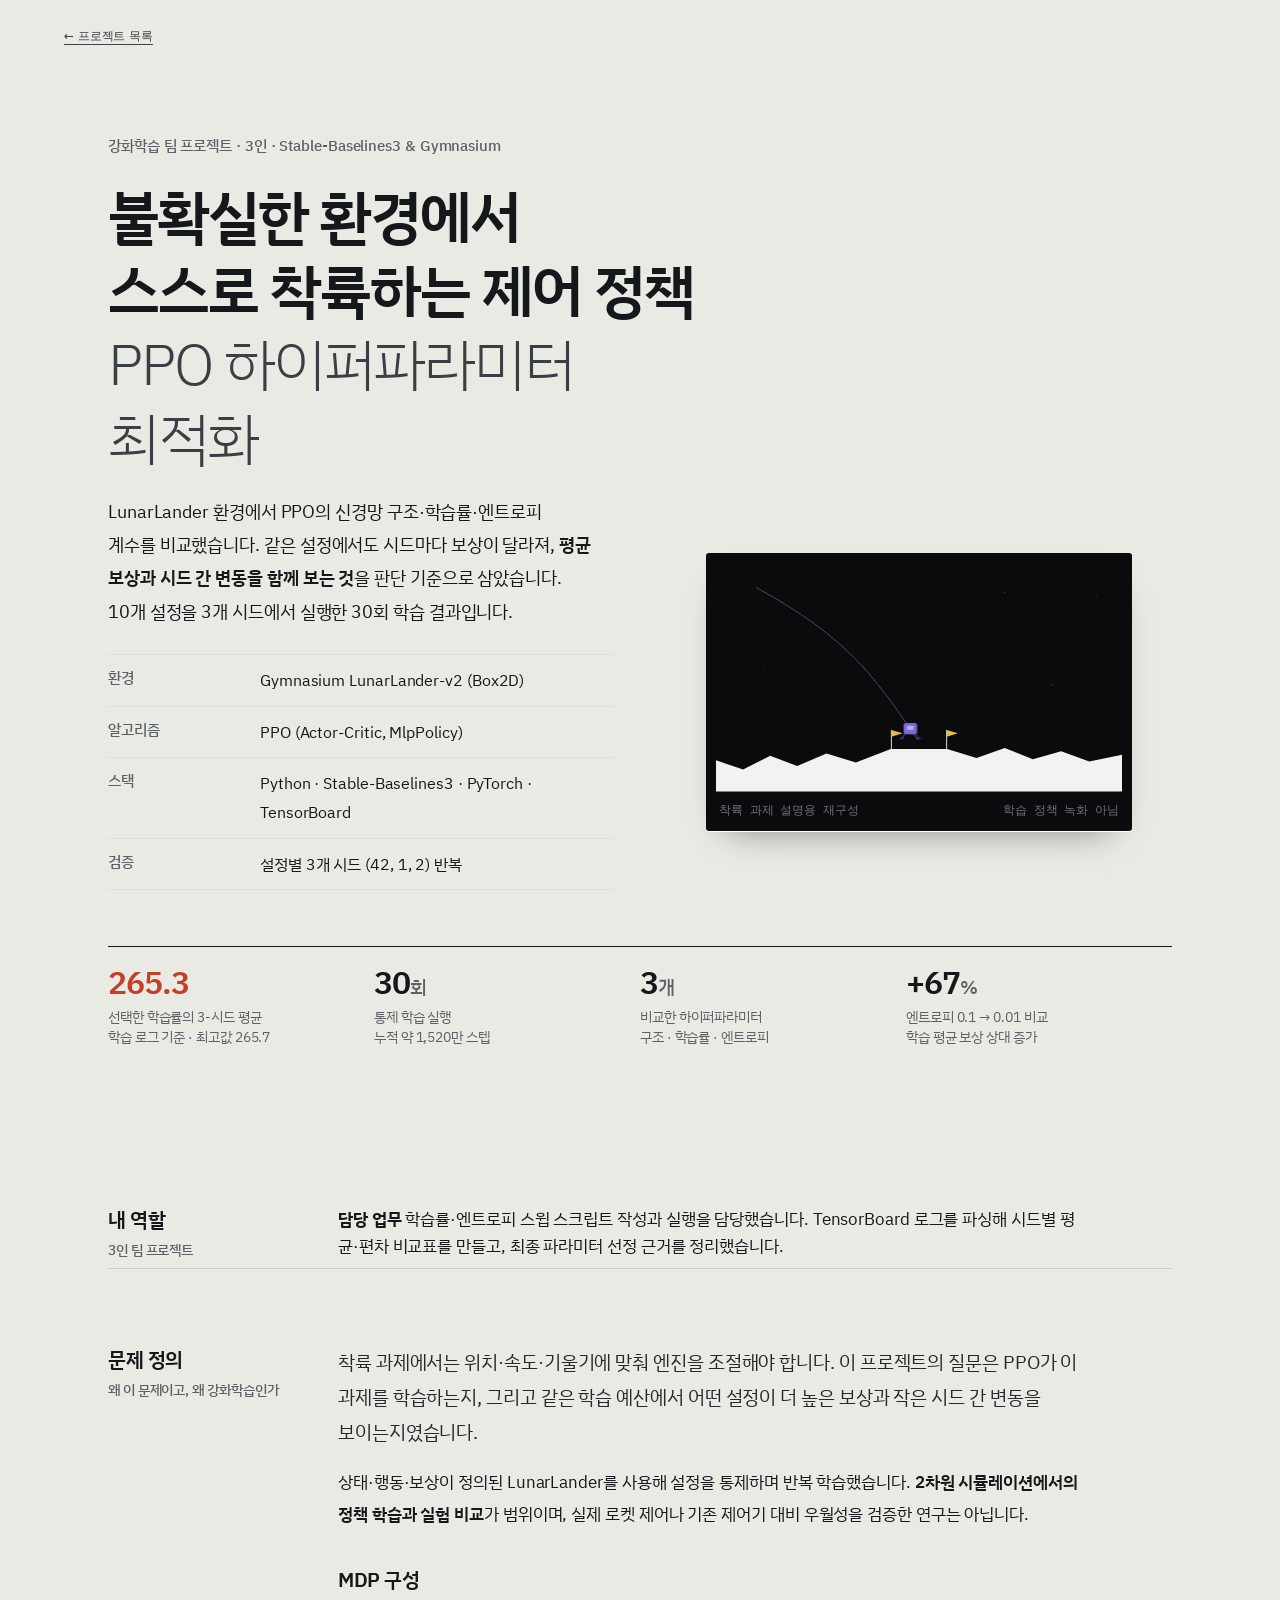
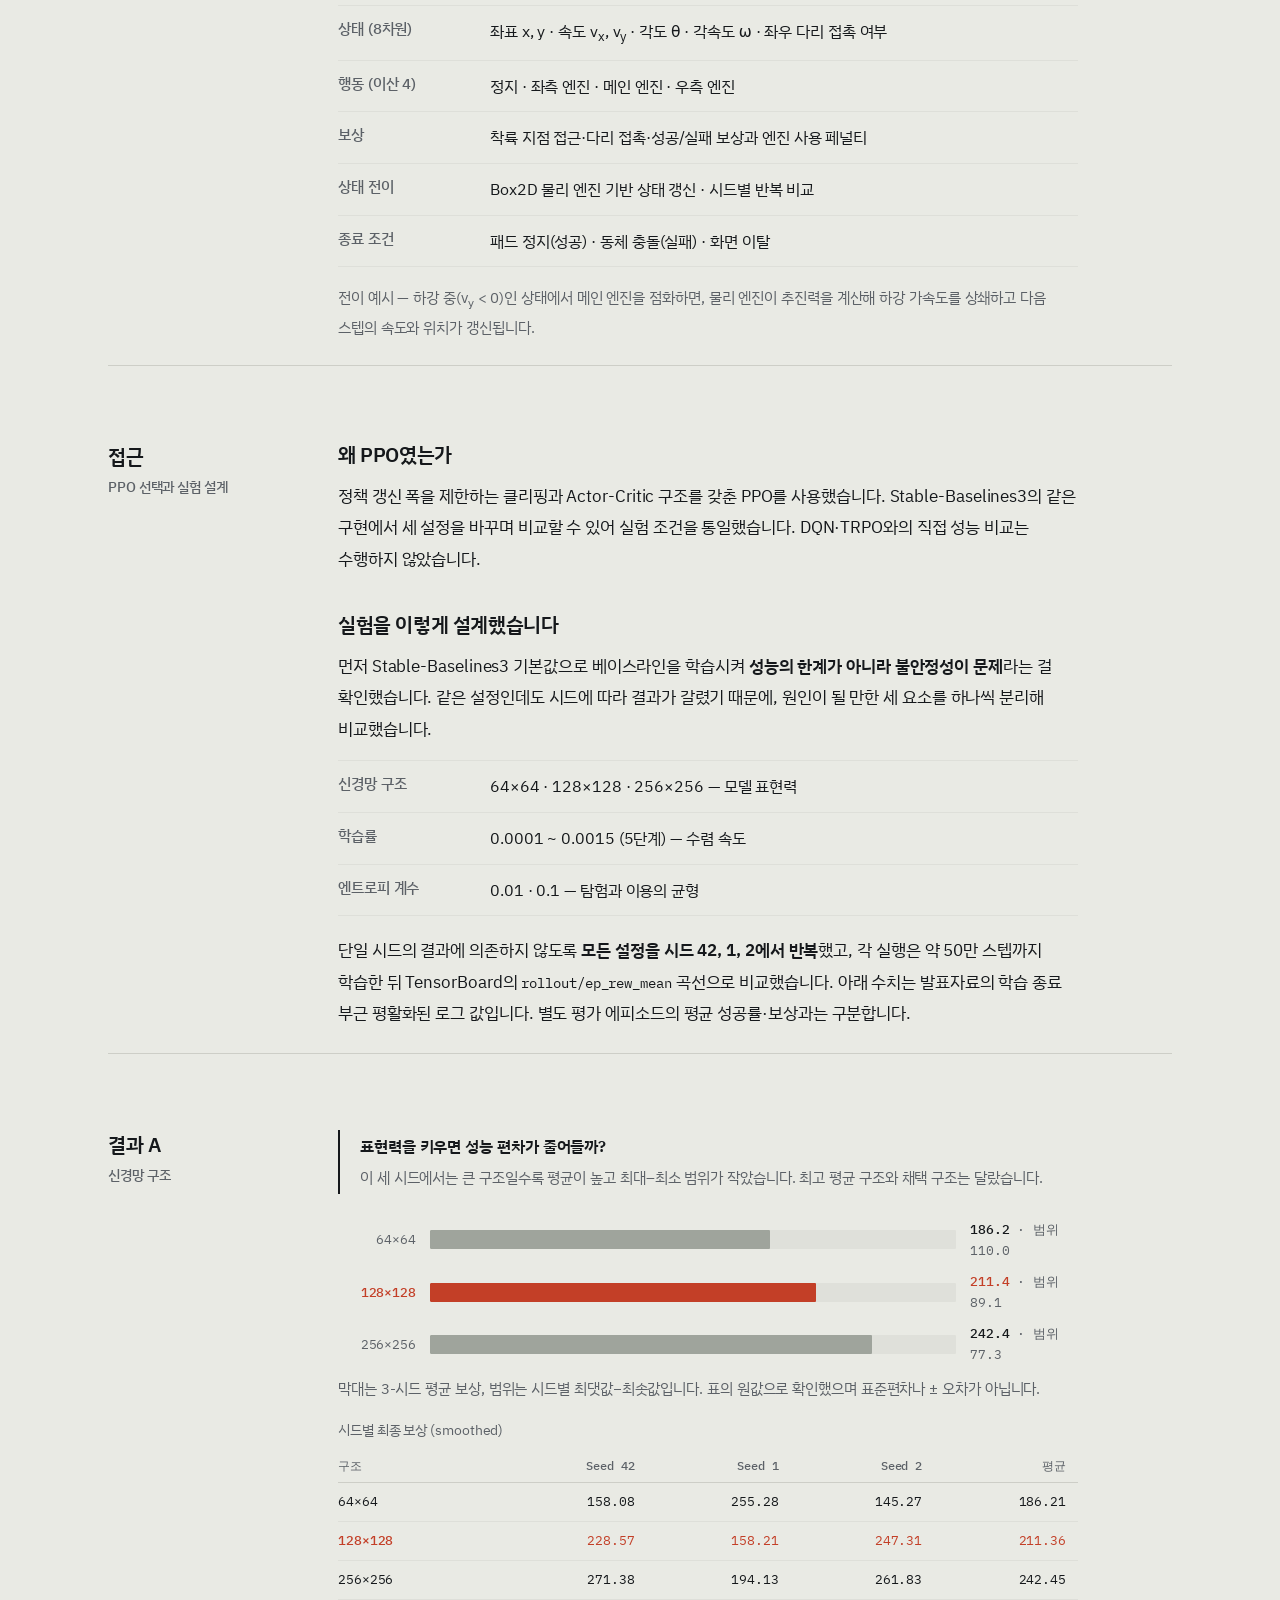
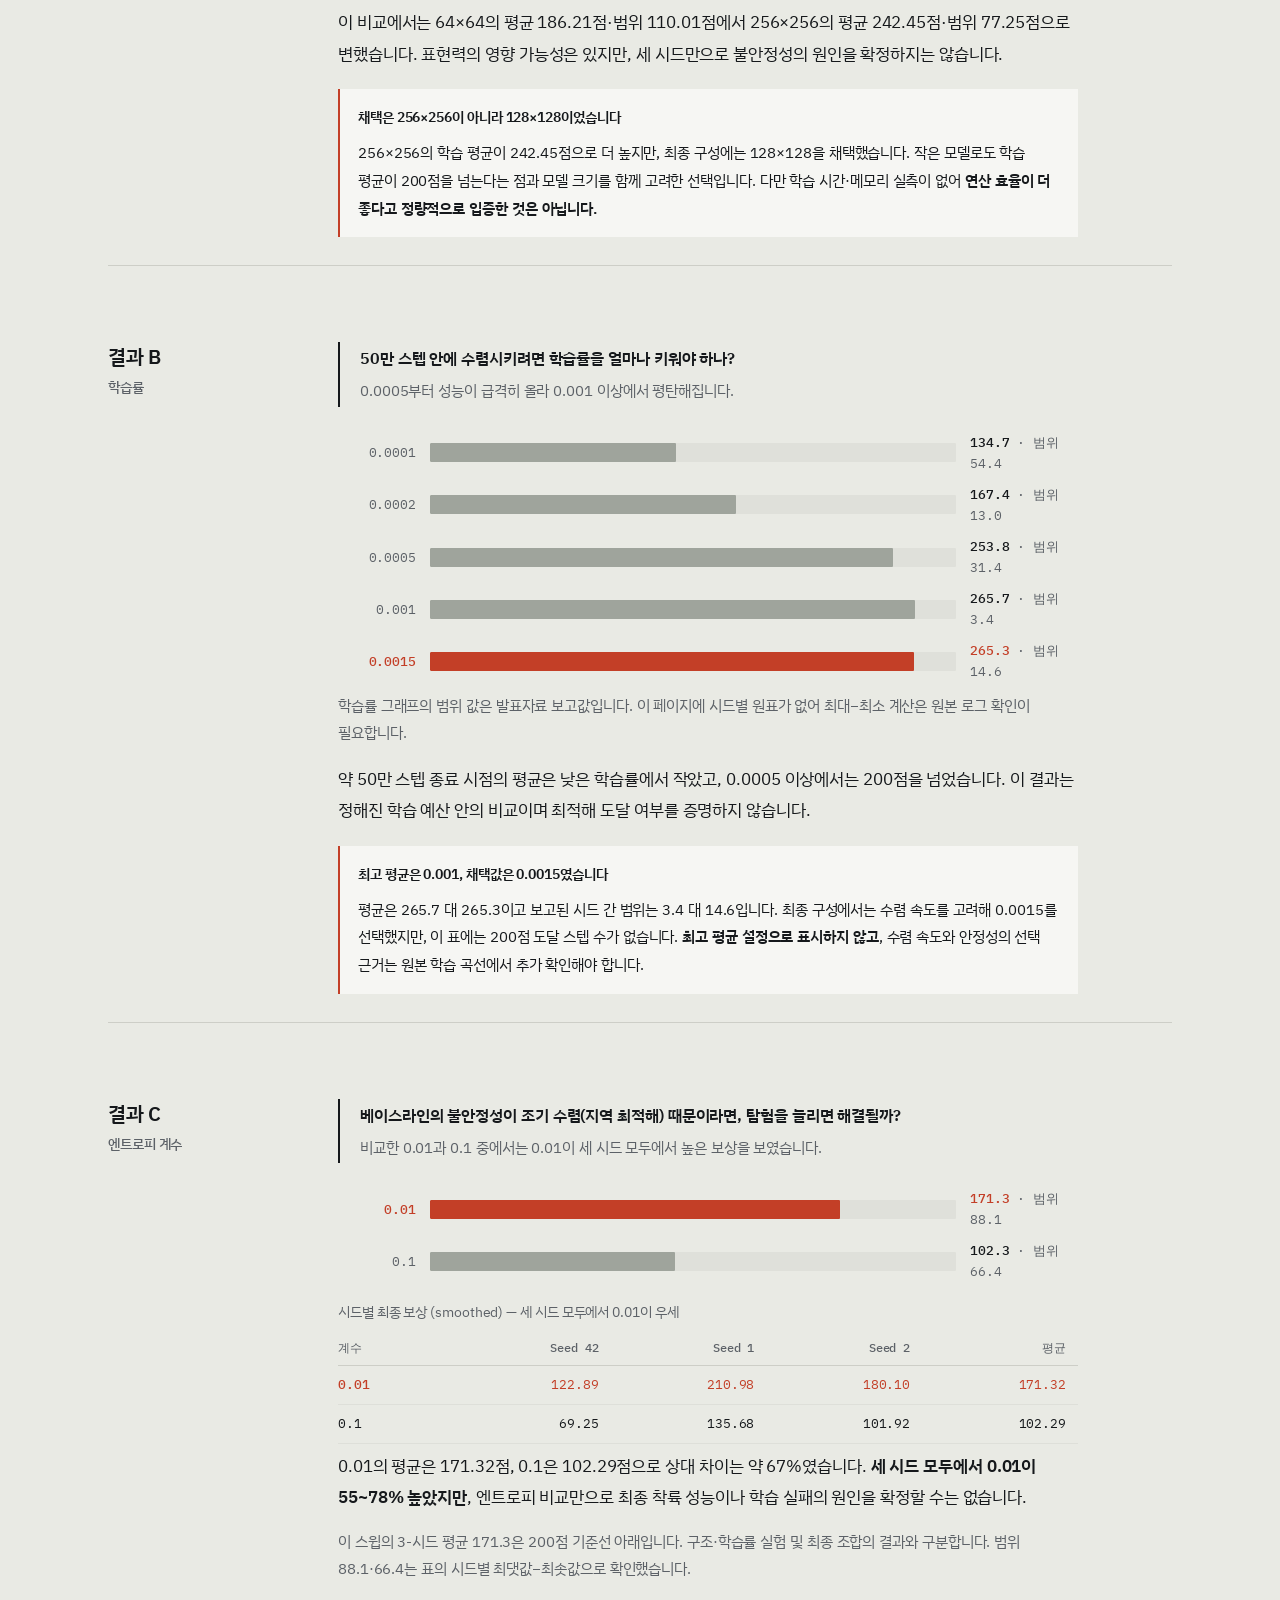
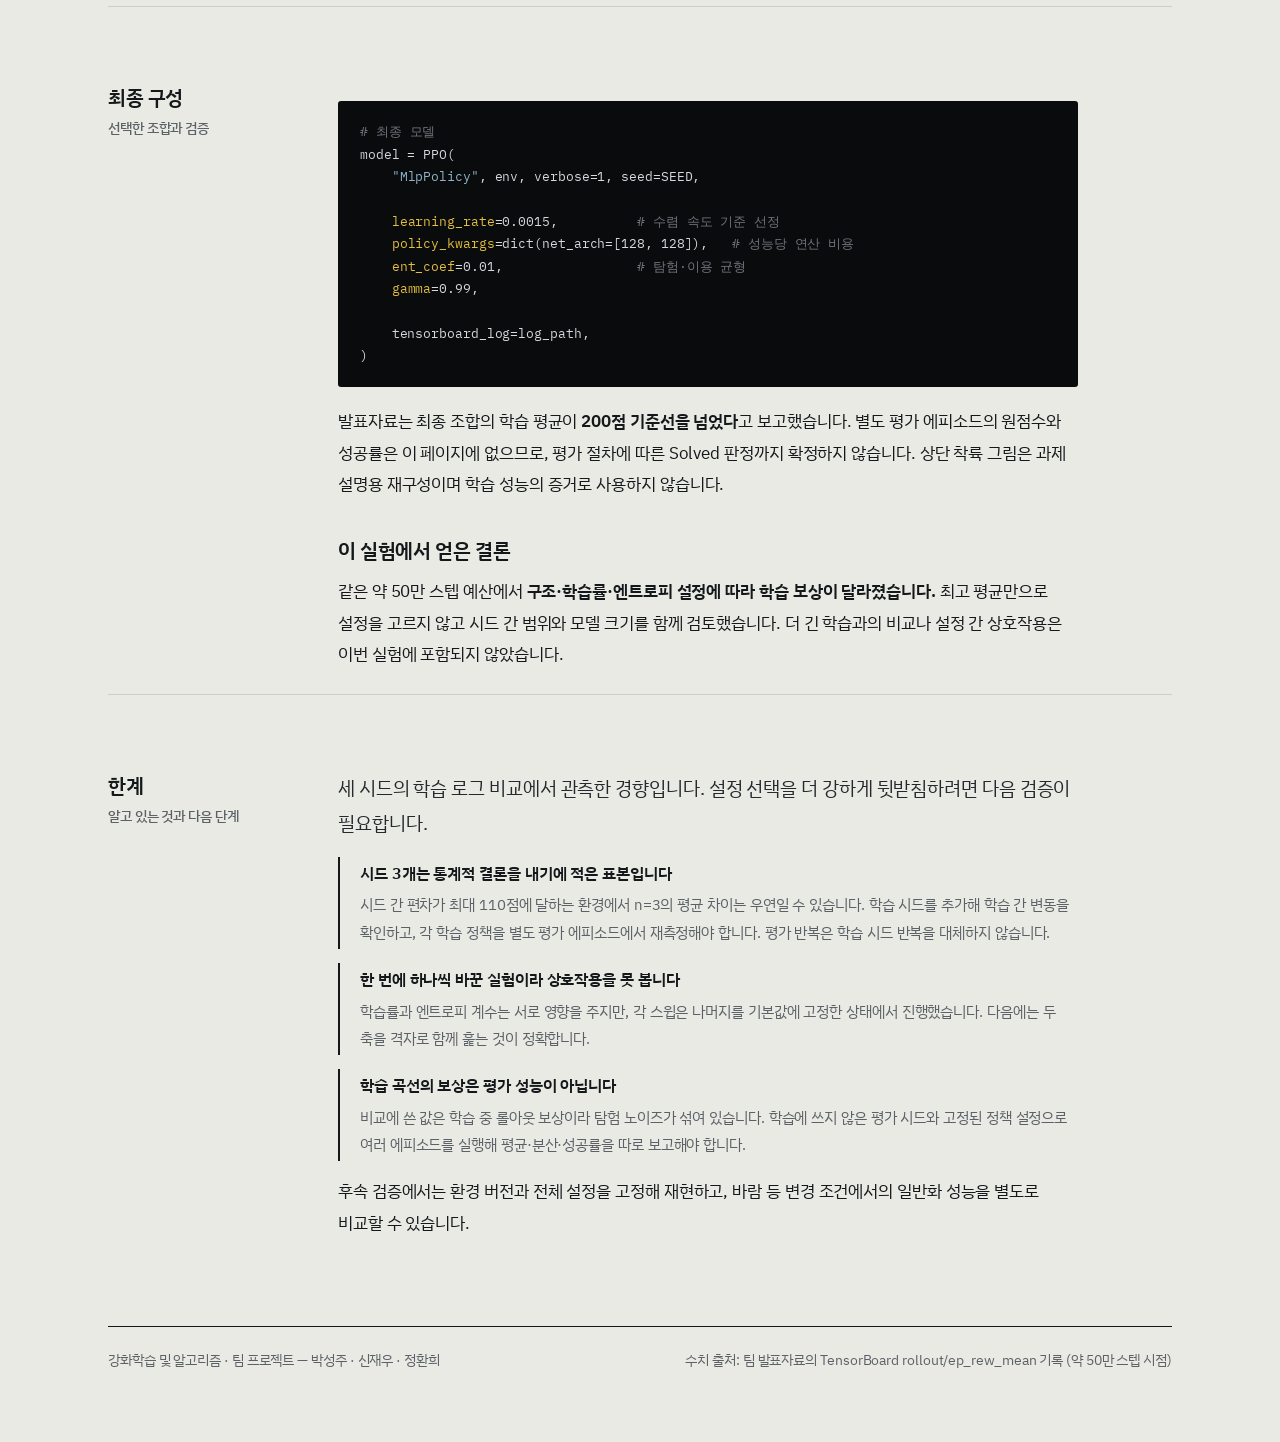
<file: projects/lunar/index.html>
<!DOCTYPE html>
<html lang="ko">
<head>
<meta charset="utf-8">
<meta name="viewport" content="width=device-width, initial-scale=1">
<title>PPO 강화학습 최적화 — 자율 정밀 착륙 제어</title>
<link rel="preconnect" href="https://fonts.googleapis.com">
<link rel="preconnect" href="https://fonts.gstatic.com" crossorigin>
<link href="https://fonts.googleapis.com/css2?family=IBM+Plex+Mono:wght@400;500&family=IBM+Plex+Sans+KR:wght@300;400;500;600;700&display=swap" rel="stylesheet">
<style>
:root{
  --paper:#E9EAE4;
  --surface:#F6F6F3;
  --ink:#15181B;
  --graphite:#5C6167;
  --rule:#CDCEC7;
  --rule-soft:#DEDFD9;
  --burn:#C33F27;
  --lander:#7A66DD;
  --flag:#E3BE3F;
  --void:#0A0B0D;
  --sans:"IBM Plex Sans KR",system-ui,sans-serif;
  --mono:"IBM Plex Mono",ui-monospace,monospace;
}
*{box-sizing:border-box}
html{-webkit-text-size-adjust:100%}
body{
  margin:0;
  background:var(--paper);
  color:var(--ink);
  font-family:var(--sans);
  font-size:17px;
  font-weight:400;
  line-height:1.62;
  letter-spacing:-.005em;
}
.wrap{max-width:1120px;margin:0 auto;padding:0 28px}

/* ---------- 공통 섹션 ---------- */
.band{border-top:1px solid var(--rule);padding:76px 0 8px}
.band:first-of-type{border-top:none}
.grid{display:grid;grid-template-columns:186px 1fr;gap:44px;align-items:start}
.rail{position:sticky;top:34px;font-size:14px;line-height:1.45;color:var(--graphite);font-weight:500}
.rail b{display:block;color:var(--ink);font-size:20px;font-weight:600;letter-spacing:-.02em;margin-bottom:6px}
.body-col{min-width:0;max-width:74ch}
h2{margin:0 0 4px;font-size:20px}
h3{
  margin:38px 0 12px;font-size:20px;font-weight:600;
  letter-spacing:-.02em;line-height:1.35;
}
h3:first-child{margin-top:0}
p{margin:0 0 16px}
.lede{font-size:19px;line-height:1.65;color:#25292E}
.dim{color:var(--graphite)}
.small{font-size:14.5px;line-height:1.6}
strong{font-weight:600}
a{color:var(--ink);text-decoration:underline;text-decoration-thickness:1px;text-underline-offset:3px;text-decoration-color:var(--rule)}
a:hover{text-decoration-color:var(--burn)}
:focus-visible{outline:2px solid var(--burn);outline-offset:3px;border-radius:2px}

/* ---------- 히어로 ---------- */
.hero{padding:60px 0 60px}
.kicker{font-size:15px;color:var(--graphite);margin:0 0 18px;font-weight:500}
h1{
  margin:0 0 20px;
  font-size:clamp(34px,5.4vw,58px);
  line-height:1.1;
  letter-spacing:-.035em;
  font-weight:600;
  max-width:16ch;
}
h1 span{display:block;font-weight:300;color:#3A3F45}
.title-lock{display:inline-block;white-space:nowrap}
.title-lock{font-weight:600;color:inherit}
.hero-grid{display:grid;grid-template-columns:1fr 1fr;gap:52px;align-items:center;margin-top:8px}
.hero-sum{font-size:18px;line-height:1.66;margin:0 0 26px;max-width:44ch}

.viewport{
  background:var(--void);
  border-radius:3px;
  padding:10px;
  box-shadow:0 1px 0 #fff, 0 18px 34px -22px rgba(10,11,13,.55);
}
.viewport svg{display:block;width:100%;height:auto;border-radius:1px}
.viewport figcaption{
  font-family:var(--mono);font-size:11.5px;color:#6E727A;
  padding:9px 3px 2px;display:flex;justify-content:space-between;
}

/* 기체 하강 */
#lander{will-change:transform}
#trace{stroke-dasharray:1;stroke-dashoffset:0}
@media (prefers-reduced-motion:no-preference){
  .is-animating #trace{animation:draw 2.9s cubic-bezier(.4,.06,.28,1) .25s both}
}
@keyframes draw{from{stroke-dashoffset:1}to{stroke-dashoffset:0}}

/* ---------- 수치 스트립 ---------- */
.figures{
  display:grid;grid-template-columns:repeat(4,1fr);
  border-top:1px solid var(--ink);margin-top:56px;
}
.fig{padding:18px 20px 22px 0}
.fig .n{font-size:32px;font-weight:600;letter-spacing:-.03em;line-height:1.1;display:block}
.fig .n em{font-style:normal;font-size:19px;font-weight:500;color:var(--graphite);letter-spacing:-.01em}
.fig .l{font-size:13.5px;color:var(--graphite);line-height:1.45;display:block;margin-top:7px}
.fig.hi .n{color:var(--burn)}

/* ---------- 사실 목록 ---------- */
.facts{border-top:1px solid var(--rule-soft);margin:0}
.facts div{
  display:grid;grid-template-columns:132px 1fr;gap:20px;
  padding:11px 0;border-bottom:1px solid var(--rule-soft);
}
.facts dt{color:var(--graphite);font-size:14.5px;font-weight:500}
.facts dd{margin:0;font-size:15.5px}

/* ---------- 실험 결과 ---------- */
.exp{border-left:2px solid var(--ink);padding:2px 0 2px 20px;margin:0 0 14px}
.exp .q{font-size:16px;font-weight:600;margin:0 0 3px}
.exp .a{font-size:15px;color:var(--graphite);margin:0}

.bars{margin:20px 0 6px}
.bar{display:grid;grid-template-columns:78px 1fr 108px;gap:14px;align-items:center;padding:5px 0}
.bar .k{font-family:var(--mono);font-size:13px;text-align:right;color:var(--graphite)}
.bar .t{position:relative;height:19px;background:#DFE0DA;border-radius:1px;overflow:hidden}
.bar .t i{position:absolute;inset:0 auto 0 0;background:#9FA49C;border-radius:1px}
.bar .v{font-family:var(--mono);font-size:13px;color:var(--graphite)}
.bar .v b{color:var(--ink);font-weight:500}
.bar.win .k{color:var(--burn);font-weight:500}
.bar.win .t i{background:var(--burn)}
.bar.win .v b{color:var(--burn)}

table{border-collapse:collapse;width:100%;margin:14px 0 6px;font-family:var(--mono);font-size:13px}
caption{
  caption-side:top;text-align:left;font-family:var(--sans);font-size:13.5px;
  color:var(--graphite);padding-bottom:8px;
}
th,td{padding:7px 12px 7px 0;text-align:right;border-bottom:1px solid var(--rule-soft)}
th:first-child,td:first-child{text-align:left}
thead th{font-weight:500;color:var(--graphite);border-bottom:1px solid var(--rule);font-size:12px}
tbody tr.win td{color:var(--burn)}
tbody tr.win td:first-child{font-weight:500}

.note{
  background:var(--surface);border-left:2px solid var(--burn);
  padding:15px 18px;margin:20px 0;font-size:15px;line-height:1.6;
}
.note p{margin:0 0 9px}
.note p:last-child{margin:0}
.note .h{font-weight:600;font-size:14px}

pre{
  background:var(--void);color:#D6D8DC;font-family:var(--mono);font-size:13px;
  line-height:1.72;padding:20px 22px;border-radius:3px;overflow-x:auto;margin:18px 0;
}
pre .c{color:#6E727A}
pre .p{color:#E3BE3F}
pre .s{color:#8FB4C7}

/* ---------- 접기형 상세 ---------- */
details{border-bottom:1px solid var(--rule-soft)}
details summary{
  list-style:none;cursor:pointer;padding:15px 30px 15px 0;position:relative;
  font-weight:500;font-size:16.5px;line-height:1.5;
}
details summary::-webkit-details-marker{display:none}
details summary::after{
  content:"";position:absolute;right:6px;top:24px;width:9px;height:9px;
  border-right:1.5px solid var(--graphite);border-bottom:1.5px solid var(--graphite);
  transform:rotate(45deg);transition:transform .18s ease;
}
details[open] summary::after{transform:rotate(-135deg)}
details[open] summary{color:var(--burn)}
.ans{padding:0 0 20px;font-size:15.5px;line-height:1.66}
.ans ul{margin:0;padding-left:19px}
.ans li{margin-bottom:7px}
.ans li::marker{color:var(--graphite)}

/* ---------- 복사 블록 ---------- */
.copy{background:var(--surface);border:1px solid var(--rule-soft);padding:18px 20px;margin:0 0 14px}
.copy p{font-size:15.5px;line-height:1.6;margin:0 0 14px}
.copy button{
  font-family:var(--sans);font-size:13.5px;font-weight:500;color:var(--ink);
  background:transparent;border:1px solid var(--ink);border-radius:2px;
  padding:6px 14px;cursor:pointer;transition:background .15s ease,color .15s ease;
}
.copy button:hover{background:var(--ink);color:var(--paper)}
.copy button.done{background:var(--burn);border-color:var(--burn);color:#fff}

.todo{border:1px dashed var(--graphite);padding:16px 18px;margin:18px 0;font-size:15px}
.todo b{display:block;margin-bottom:6px;font-size:14px}

footer{border-top:1px solid var(--ink);margin-top:64px;padding:22px 0 70px;font-size:14px;color:var(--graphite)}
footer .r{display:flex;justify-content:space-between;gap:20px;flex-wrap:wrap}

@media (max-width:880px){
  .hero-grid{grid-template-columns:1fr;gap:34px}
  .grid{grid-template-columns:1fr;gap:14px}
  .rail{position:static;padding-bottom:6px;border-bottom:1px solid var(--rule-soft);margin-bottom:10px}
  .rail b{display:inline;margin-right:10px}
  .figures{grid-template-columns:1fr 1fr}
  .band{padding-top:52px}
}
@media (max-width:520px){
  body{font-size:16px}
  .wrap{padding:0 20px}
  .bar{grid-template-columns:62px 1fr;row-gap:0}
  .bar .v{grid-column:2;font-size:12px;padding-bottom:4px}
  table{font-size:12px}
  th,td{padding-right:8px}
}
</style>
<link rel="stylesheet" href="../../project-navigation.css">
</head>
<body>
<div class="portfolio-return" role="navigation" aria-label="포트폴리오"><a href="../../#projects">← 프로젝트 목록</a></div>

<div class="wrap">

<!-- ══════════ HERO ══════════ -->
<header class="hero">
  <p class="kicker">강화학습 팀 프로젝트 · 3인 · Stable-Baselines3 &amp; Gymnasium</p>
  <h1>불확실한 환경에서<br><span class="title-lock">스스로 착륙하는 제어 정책</span><span>PPO 하이퍼파라미터 최적화</span></h1>

  <div class="hero-grid">
    <div>
      <p class="hero-sum">LunarLander 환경에서 PPO의 신경망 구조·학습률·엔트로피 계수를 비교했습니다. 같은 설정에서도 시드마다 보상이 달라져, <strong>평균 보상과 시드 간 변동을 함께 보는 것</strong>을 판단 기준으로 삼았습니다. 10개 설정을 3개 시드에서 실행한 30회 학습 결과입니다.</p>
      <dl class="facts">
        <div><dt>환경</dt><dd>Gymnasium LunarLander-v2 (Box2D)</dd></div>
        <div><dt>알고리즘</dt><dd>PPO (Actor-Critic, MlpPolicy)</dd></div>
        <div><dt>스택</dt><dd>Python · Stable-Baselines3 · PyTorch · TensorBoard</dd></div>
        <div><dt>검증</dt><dd>설정별 3개 시드 (42, 1, 2) 반복</dd></div>
      </dl>
    </div>

    <figure class="viewport" id="vp">
      <svg viewBox="0 0 720 405" role="img" aria-label="달 표면 착륙 궤적: 착륙선이 두 깃발 사이 평지로 하강하는 경로">
        <rect width="720" height="405" fill="#0A0B0D"/>
        <!-- 별 -->
        <g fill="#3A3E46">
          <circle cx="118" cy="70" r="1.2"/><circle cx="512" cy="52" r="1.4"/>
          <circle cx="640" cy="122" r="1.1"/><circle cx="238" cy="46" r="1"/>
          <circle cx="596" cy="216" r="1.2"/><circle cx="86" cy="184" r="1"/>
          <circle cx="424" cy="94" r="1.1"/><circle cx="676" cy="60" r="1"/>
        </g>
        <!-- 하강 궤적 -->
        <path id="trace" d="M 72 44 C 168 96, 236 150, 286 214 S 344 296, 358 314"
              fill="none" stroke="#585C66" stroke-width="1.4" pathLength="1"
              stroke-dasharray="1" stroke-linecap="round"/>
        <!-- 지형 -->
        <polygon fill="#F2F3F0"
          points="0,405 0,350 48,366 96,342 144,360 196,338 248,354 310,330 410,330 462,346 512,328 562,348 612,334 662,352 720,340 720,405"/>
        <!-- 착륙 패드 깃발 -->
        <g stroke="#F2F3F0" stroke-width="1.6">
          <line x1="311" y1="330" x2="311" y2="296"/><line x1="409" y1="330" x2="409" y2="296"/>
        </g>
        <path d="M311 296 L331 302 L311 308 Z" fill="#E3BE3F"/>
        <path d="M409 296 L429 302 L409 308 Z" fill="#E3BE3F"/>
        <!-- 착륙선 -->
        <g id="lander" transform="translate(358,314)">
          <g stroke="#5B4CB0" stroke-width="1.6" stroke-linecap="round">
            <line x1="-9" y1="8" x2="-15" y2="16"/><line x1="9" y1="8" x2="15" y2="16"/>
            <line x1="-18" y1="16" x2="-12" y2="16"/><line x1="12" y1="16" x2="18" y2="16"/>
          </g>
          <rect x="-12" y="-11" width="24" height="20" rx="4" fill="#7A66DD"/>
          <rect x="-6" y="-6" width="12" height="7" rx="2" fill="#B9AEF0"/>
        </g>
      </svg>
      <figcaption><span>착륙 과제 설명용 재구성</span><span>학습 정책 녹화 아님</span></figcaption>
    </figure>
  </div>

  <div class="figures">
    <div class="fig hi"><span class="n">265.3</span><span class="l">선택한 학습률의 3-시드 평균<br>학습 로그 기준 · 최고값 265.7</span></div>
    <div class="fig"><span class="n">30<em>회</em></span><span class="l">통제 학습 실행<br>누적 약 1,520만 스텝</span></div>
    <div class="fig"><span class="n">3<em>개</em></span><span class="l">비교한 하이퍼파라미터<br>구조 · 학습률 · 엔트로피</span></div>
    <div class="fig"><span class="n">+67<em>%</em></span><span class="l">엔트로피 0.1 → 0.01 비교<br>학습 평균 보상 상대 증가</span></div>
  </div>
</header>

<!-- ══════════ 역할 ══════════ -->
<section class="band">
  <div class="grid">
    <div class="rail"><b>내 역할</b>3인 팀 프로젝트</div>
    <div class="body-col">
      <div class="role-detail">
        <b>담당 업무</b>
        학습률·엔트로피 스윕 스크립트 작성과 실행을 담당했습니다. TensorBoard 로그를 파싱해 시드별 평균·편차 비교표를 만들고, 최종 파라미터 선정 근거를 정리했습니다.
      </div>
    </div>
  </div>
</section>

<!-- ══════════ 문제 정의 ══════════ -->
<section class="band">
  <div class="grid">
    <div class="rail"><b>문제 정의</b>왜 이 문제이고, 왜 강화학습인가</div>
    <div class="body-col">
      <p class="lede">착륙 과제에서는 위치·속도·기울기에 맞춰 엔진을 조절해야 합니다. 이 프로젝트의 질문은 PPO가 이 과제를 학습하는지, 그리고 같은 학습 예산에서 어떤 설정이 더 높은 보상과 작은 시드 간 변동을 보이는지였습니다.</p>
      <p>상태·행동·보상이 정의된 LunarLander를 사용해 설정을 통제하며 반복 학습했습니다. <strong>2차원 시뮬레이션에서의 정책 학습과 실험 비교</strong>가 범위이며, 실제 로켓 제어나 기존 제어기 대비 우월성을 검증한 연구는 아닙니다.</p>

      <h3>MDP 구성</h3>
      <dl class="facts">
        <div><dt>상태 (8차원)</dt><dd>좌표 x, y · 속도 v<sub>x</sub>, v<sub>y</sub> · 각도 θ · 각속도 ω · 좌우 다리 접촉 여부</dd></div>
        <div><dt>행동 (이산 4)</dt><dd>정지 · 좌측 엔진 · 메인 엔진 · 우측 엔진</dd></div>
        <div><dt>보상</dt><dd>착륙 지점 접근·다리 접촉·성공/실패 보상과 엔진 사용 페널티</dd></div>
        <div><dt>상태 전이</dt><dd>Box2D 물리 엔진 기반 상태 갱신 · 시드별 반복 비교</dd></div>
        <div><dt>종료 조건</dt><dd>패드 정지(성공) · 동체 충돌(실패) · 화면 이탈</dd></div>
      </dl>
      <p class="small dim" style="margin-top:18px">전이 예시 — 하강 중(v<sub>y</sub> &lt; 0)인 상태에서 메인 엔진을 점화하면, 물리 엔진이 추진력을 계산해 하강 가속도를 상쇄하고 다음 스텝의 속도와 위치가 갱신됩니다.</p>
    </div>
  </div>
</section>

<!-- ══════════ 접근 ══════════ -->
<section class="band">
  <div class="grid">
    <div class="rail"><b>접근</b>PPO 선택과 실험 설계</div>
    <div class="body-col">
      <h3>왜 PPO였는가</h3>
      <p>정책 갱신 폭을 제한하는 클리핑과 Actor-Critic 구조를 갖춘 PPO를 사용했습니다. Stable-Baselines3의 같은 구현에서 세 설정을 바꾸며 비교할 수 있어 실험 조건을 통일했습니다. DQN·TRPO와의 직접 성능 비교는 수행하지 않았습니다.</p>

      <h3>실험을 이렇게 설계했습니다</h3>
      <p>먼저 Stable-Baselines3 기본값으로 베이스라인을 학습시켜 <strong>성능의 한계가 아니라 불안정성이 문제</strong>라는 걸 확인했습니다. 같은 설정인데도 시드에 따라 결과가 갈렸기 때문에, 원인이 될 만한 세 요소를 하나씩 분리해 비교했습니다.</p>
      <dl class="facts">
        <div><dt>신경망 구조</dt><dd>64×64 · 128×128 · 256×256 — 모델 표현력</dd></div>
        <div><dt>학습률</dt><dd>0.0001 ~ 0.0015 (5단계) — 수렴 속도</dd></div>
        <div><dt>엔트로피 계수</dt><dd>0.01 · 0.1 — 탐험과 이용의 균형</dd></div>
      </dl>
      <p style="margin-top:18px">단일 시드의 결과에 의존하지 않도록 <strong>모든 설정을 시드 42, 1, 2에서 반복</strong>했고, 각 실행은 약 50만 스텝까지 학습한 뒤 TensorBoard의 <span style="font-family:var(--mono);font-size:14px">rollout/ep_rew_mean</span> 곡선으로 비교했습니다. 아래 수치는 발표자료의 학습 종료 부근 평활화된 로그 값입니다. 별도 평가 에피소드의 평균 성공률·보상과는 구분합니다.</p>
    </div>
  </div>
</section>

<!-- ══════════ 결과 A ══════════ -->
<section class="band">
  <div class="grid">
    <div class="rail"><b>결과 A</b>신경망 구조</div>
    <div class="body-col">
      <div class="exp">
        <p class="q">표현력을 키우면 성능 편차가 줄어들까?</p>
        <p class="a">이 세 시드에서는 큰 구조일수록 평균이 높고 최대–최소 범위가 작았습니다. 최고 평균 구조와 채택 구조는 달랐습니다.</p>
      </div>

      <div class="bars">
        <div class="bar"><span class="k">64×64</span><span class="t"><i style="width:64.6%"></i></span><span class="v"><b>186.2</b> · 범위 110.0</span></div>
        <div class="bar win"><span class="k">128×128</span><span class="t"><i style="width:73.3%"></i></span><span class="v"><b>211.4</b> · 범위 89.1</span></div>
        <div class="bar"><span class="k">256×256</span><span class="t"><i style="width:84.1%"></i></span><span class="v"><b>242.4</b> · 범위 77.3</span></div>
      </div>
      <p class="small dim">막대는 3-시드 평균 보상, 범위는 시드별 최댓값−최솟값입니다. 표의 원값으로 확인했으며 표준편차나 ± 오차가 아닙니다.</p>

      <table>
        <caption>시드별 최종 보상 (smoothed)</caption>
        <thead><tr><th>구조</th><th>Seed 42</th><th>Seed 1</th><th>Seed 2</th><th>평균</th></tr></thead>
        <tbody>
          <tr><td>64×64</td><td>158.08</td><td>255.28</td><td>145.27</td><td>186.21</td></tr>
          <tr class="win"><td>128×128</td><td>228.57</td><td>158.21</td><td>247.31</td><td>211.36</td></tr>
          <tr><td>256×256</td><td>271.38</td><td>194.13</td><td>261.83</td><td>242.45</td></tr>
        </tbody>
      </table>

      <p>이 비교에서는 64×64의 평균 186.21점·범위 110.01점에서 256×256의 평균 242.45점·범위 77.25점으로 변했습니다. 표현력의 영향 가능성은 있지만, 세 시드만으로 불안정성의 원인을 확정하지는 않습니다.</p>

      <div class="note">
        <p class="h">채택은 256×256이 아니라 128×128이었습니다</p>
        <p>256×256의 학습 평균이 242.45점으로 더 높지만, 최종 구성에는 128×128을 채택했습니다. 작은 모델로도 학습 평균이 200점을 넘는다는 점과 모델 크기를 함께 고려한 선택입니다. 다만 학습 시간·메모리 실측이 없어 <strong>연산 효율이 더 좋다고 정량적으로 입증한 것은 아닙니다.</strong></p>
      </div>
    </div>
  </div>
</section>

<!-- ══════════ 결과 B ══════════ -->
<section class="band">
  <div class="grid">
    <div class="rail"><b>결과 B</b>학습률</div>
    <div class="body-col">
      <div class="exp">
        <p class="q">50만 스텝 안에 수렴시키려면 학습률을 얼마나 키워야 하나?</p>
        <p class="a">0.0005부터 성능이 급격히 올라 0.001 이상에서 평탄해집니다.</p>
      </div>

      <div class="bars">
        <div class="bar"><span class="k">0.0001</span><span class="t"><i style="width:46.7%"></i></span><span class="v"><b>134.7</b> · 범위 54.4</span></div>
        <div class="bar"><span class="k">0.0002</span><span class="t"><i style="width:58.1%"></i></span><span class="v"><b>167.4</b> · 범위 13.0</span></div>
        <div class="bar"><span class="k">0.0005</span><span class="t"><i style="width:88.1%"></i></span><span class="v"><b>253.8</b> · 범위 31.4</span></div>
        <div class="bar"><span class="k">0.001</span><span class="t"><i style="width:92.2%"></i></span><span class="v"><b>265.7</b> · 범위 3.4</span></div>
        <div class="bar win"><span class="k">0.0015</span><span class="t"><i style="width:92.1%"></i></span><span class="v"><b>265.3</b> · 범위 14.6</span></div>
      </div>

      <p class="small dim">학습률 그래프의 범위 값은 발표자료 보고값입니다. 이 페이지에 시드별 원표가 없어 최대−최소 계산은 원본 로그 확인이 필요합니다.</p>

      <p>약 50만 스텝 종료 시점의 평균은 낮은 학습률에서 작았고, 0.0005 이상에서는 200점을 넘었습니다. 이 결과는 정해진 학습 예산 안의 비교이며 최적해 도달 여부를 증명하지 않습니다.</p>

      <div class="note">
        <p class="h">최고 평균은 0.001, 채택값은 0.0015였습니다</p>
        <p>평균은 265.7 대 265.3이고 보고된 시드 간 범위는 3.4 대 14.6입니다. 최종 구성에서는 수렴 속도를 고려해 0.0015를 선택했지만, 이 표에는 200점 도달 스텝 수가 없습니다. <strong>최고 평균 설정으로 표시하지 않고</strong>, 수렴 속도와 안정성의 선택 근거는 원본 학습 곡선에서 추가 확인해야 합니다.</p>
      </div>
    </div>
  </div>
</section>

<!-- ══════════ 결과 C ══════════ -->
<section class="band">
  <div class="grid">
    <div class="rail"><b>결과 C</b>엔트로피 계수</div>
    <div class="body-col">
      <div class="exp">
        <p class="q">베이스라인의 불안정성이 조기 수렴(지역 최적해) 때문이라면, 탐험을 늘리면 해결될까?</p>
        <p class="a">비교한 0.01과 0.1 중에서는 0.01이 세 시드 모두에서 높은 보상을 보였습니다.</p>
      </div>

      <div class="bars">
        <div class="bar win"><span class="k">0.01</span><span class="t"><i style="width:77.9%"></i></span><span class="v"><b>171.3</b> · 범위 88.1</span></div>
        <div class="bar"><span class="k">0.1</span><span class="t"><i style="width:46.5%"></i></span><span class="v"><b>102.3</b> · 범위 66.4</span></div>
      </div>

      <table>
        <caption>시드별 최종 보상 (smoothed) — 세 시드 모두에서 0.01이 우세</caption>
        <thead><tr><th>계수</th><th>Seed 42</th><th>Seed 1</th><th>Seed 2</th><th>평균</th></tr></thead>
        <tbody>
          <tr class="win"><td>0.01</td><td>122.89</td><td>210.98</td><td>180.10</td><td>171.32</td></tr>
          <tr><td>0.1</td><td>69.25</td><td>135.68</td><td>101.92</td><td>102.29</td></tr>
        </tbody>
      </table>

      <p>0.01의 평균은 171.32점, 0.1은 102.29점으로 상대 차이는 약 67%였습니다. <strong>세 시드 모두에서 0.01이 55~78% 높았지만</strong>, 엔트로피 비교만으로 최종 착륙 성능이나 학습 실패의 원인을 확정할 수는 없습니다.</p>

      <p class="small dim">이 스윕의 3-시드 평균 171.3은 200점 기준선 아래입니다. 구조·학습률 실험 및 최종 조합의 결과와 구분합니다. 범위 88.1·66.4는 표의 시드별 최댓값−최솟값으로 확인했습니다.</p>
    </div>
  </div>
</section>

<!-- ══════════ 최종 ══════════ -->
<section class="band">
  <div class="grid">
    <div class="rail"><b>최종 구성</b>선택한 조합과 검증</div>
    <div class="body-col">
      <pre><span class="c"># 최종 모델</span>
model = PPO(
    <span class="s">"MlpPolicy"</span>, env, verbose=1, seed=SEED,

    <span class="p">learning_rate</span>=0.0015,          <span class="c"># 수렴 속도 기준 선정</span>
    <span class="p">policy_kwargs</span>=dict(net_arch=[128, 128]),   <span class="c"># 성능당 연산 비용</span>
    <span class="p">ent_coef</span>=0.01,                 <span class="c"># 탐험·이용 균형</span>
    <span class="p">gamma</span>=0.99,

    tensorboard_log=log_path,
)</pre>

      <p>발표자료는 최종 조합의 학습 평균이 <strong>200점 기준선을 넘었다</strong>고 보고했습니다. 별도 평가 에피소드의 원점수와 성공률은 이 페이지에 없으므로, 평가 절차에 따른 Solved 판정까지 확정하지 않습니다. 상단 착륙 그림은 과제 설명용 재구성이며 학습 성능의 증거로 사용하지 않습니다.</p>

      <h3>이 실험에서 얻은 결론</h3>
      <p>같은 약 50만 스텝 예산에서 <strong>구조·학습률·엔트로피 설정에 따라 학습 보상이 달라졌습니다.</strong> 최고 평균만으로 설정을 고르지 않고 시드 간 범위와 모델 크기를 함께 검토했습니다. 더 긴 학습과의 비교나 설정 간 상호작용은 이번 실험에 포함되지 않았습니다.</p>
    </div>
  </div>
</section>

<!-- ══════════ 한계 ══════════ -->
<section class="band">
  <div class="grid">
    <div class="rail"><b>한계</b>알고 있는 것과 다음 단계</div>
    <div class="body-col">
      <p class="lede">세 시드의 학습 로그 비교에서 관측한 경향입니다. 설정 선택을 더 강하게 뒷받침하려면 다음 검증이 필요합니다.</p>
      <div class="exp">
        <p class="q">시드 3개는 통계적 결론을 내기에 적은 표본입니다</p>
        <p class="a">시드 간 편차가 최대 110점에 달하는 환경에서 n=3의 평균 차이는 우연일 수 있습니다. 학습 시드를 추가해 학습 간 변동을 확인하고, 각 학습 정책을 별도 평가 에피소드에서 재측정해야 합니다. 평가 반복은 학습 시드 반복을 대체하지 않습니다.</p>
      </div>
      <div class="exp">
        <p class="q">한 번에 하나씩 바꾼 실험이라 상호작용을 못 봅니다</p>
        <p class="a">학습률과 엔트로피 계수는 서로 영향을 주지만, 각 스윕은 나머지를 기본값에 고정한 상태에서 진행했습니다. 다음에는 두 축을 격자로 함께 훑는 것이 정확합니다.</p>
      </div>
      <div class="exp">
        <p class="q">학습 곡선의 보상은 평가 성능이 아닙니다</p>
        <p class="a">비교에 쓴 값은 학습 중 롤아웃 보상이라 탐험 노이즈가 섞여 있습니다. 학습에 쓰지 않은 평가 시드와 고정된 정책 설정으로 여러 에피소드를 실행해 평균·분산·성공률을 따로 보고해야 합니다.</p>
      </div>
      <p>후속 검증에서는 환경 버전과 전체 설정을 고정해 재현하고, 바람 등 변경 조건에서의 일반화 성능을 별도로 비교할 수 있습니다.</p>
    </div>
  </div>
</section>

<footer>
  <div class="r">
    <span>강화학습 및 알고리즘 · 팀 프로젝트 — 박성주 · 신재우 · 정환희</span>
    <span>수치 출처: 팀 발표자료의 TensorBoard rollout/ep_rew_mean 기록 (약 50만 스텝 시점)</span>
  </div>
</footer>

</div>

<script>
(function(){
  // 히어로: 착륙 하강 1회 재생
  var reduced = window.matchMedia('(prefers-reduced-motion: reduce)').matches;
  var lander = document.getElementById('lander');
  var trace  = document.getElementById('trace');
  if(!reduced && lander && trace){
    document.getElementById('vp').classList.add('is-animating');
    var d = trace.getAttribute('d');
    var m = document.createElementNS('http://www.w3.org/2000/svg','animateMotion');
    m.setAttribute('dur','2.9s');
    m.setAttribute('begin','0.25s');
    m.setAttribute('fill','freeze');
    m.setAttribute('path', d);
    m.setAttribute('calcMode','spline');
    m.setAttribute('keyTimes','0;1');
    m.setAttribute('keySplines','.4 .06 .28 1');
    lander.setAttribute('transform','translate(0,0)');
    lander.appendChild(m);
  }

})();
</script>
<script src="../../recruiter-clean.js"></script>
</body>
</html>
</file>
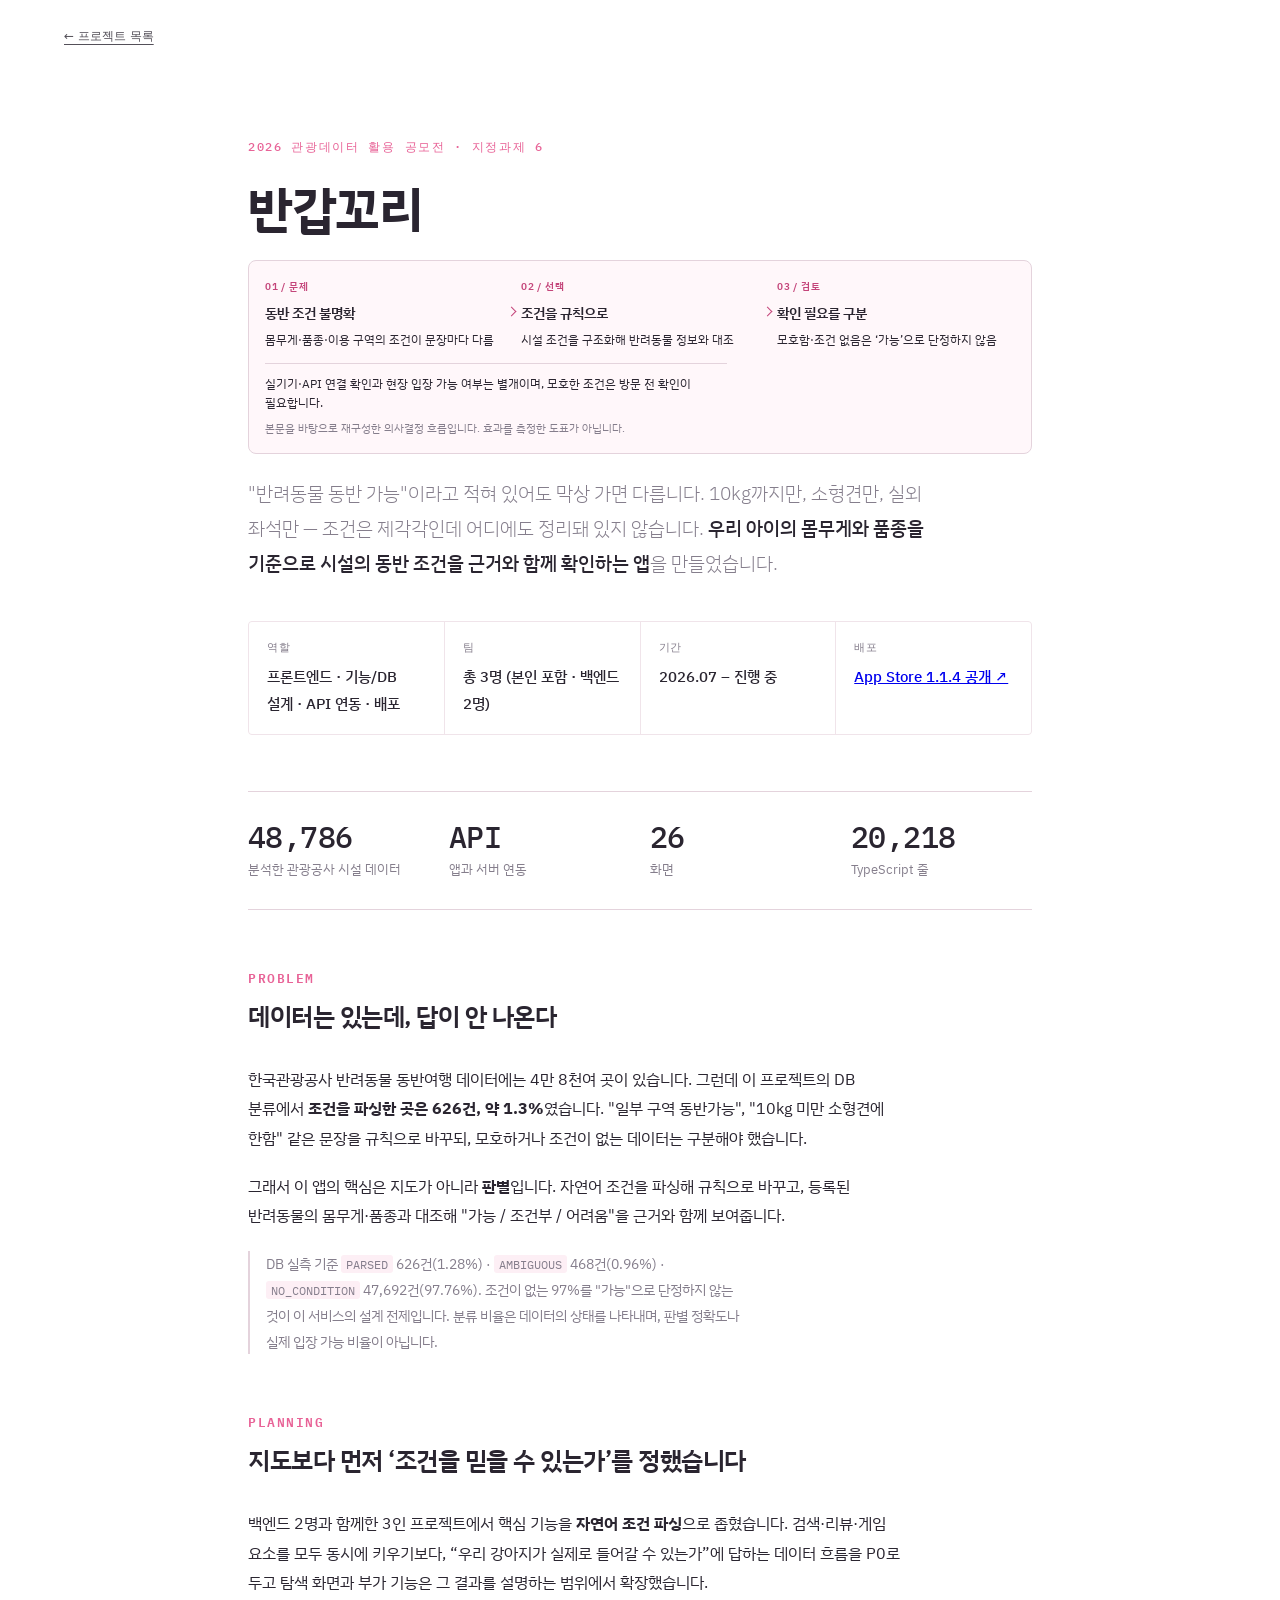
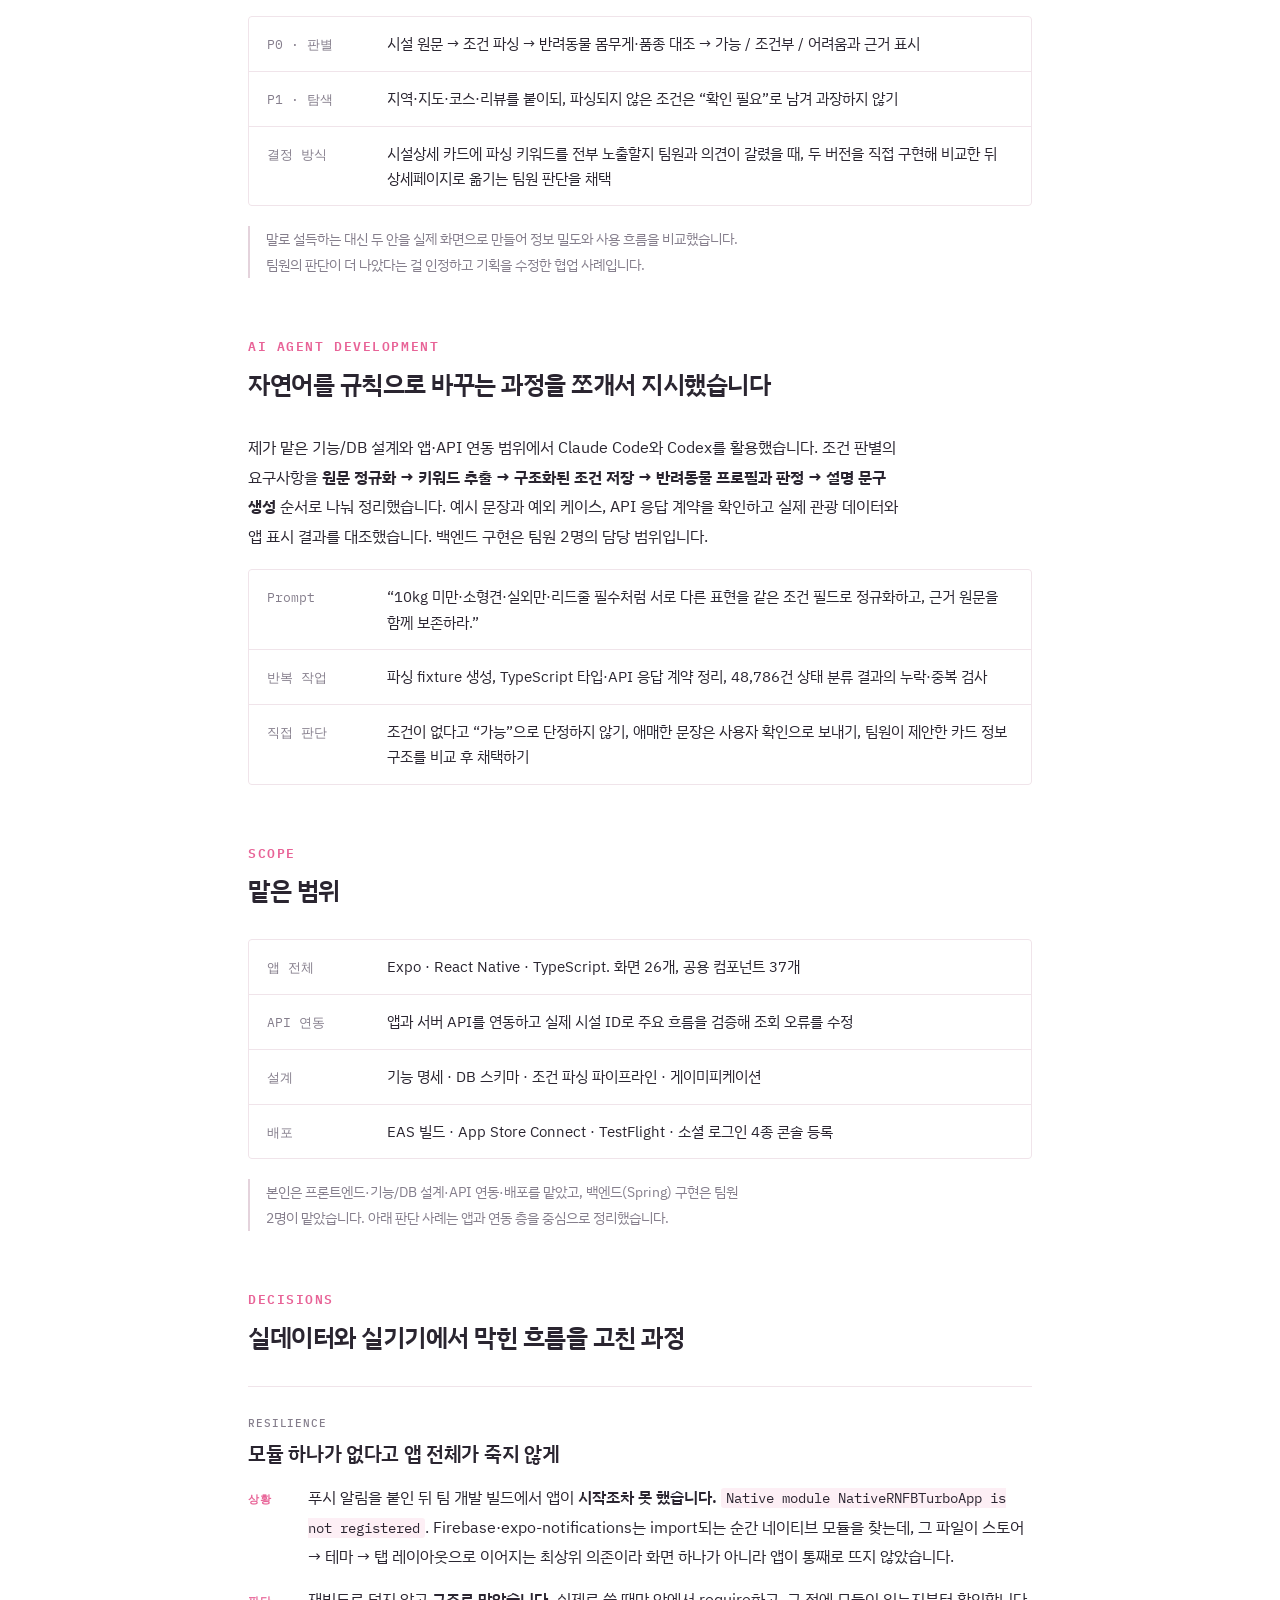
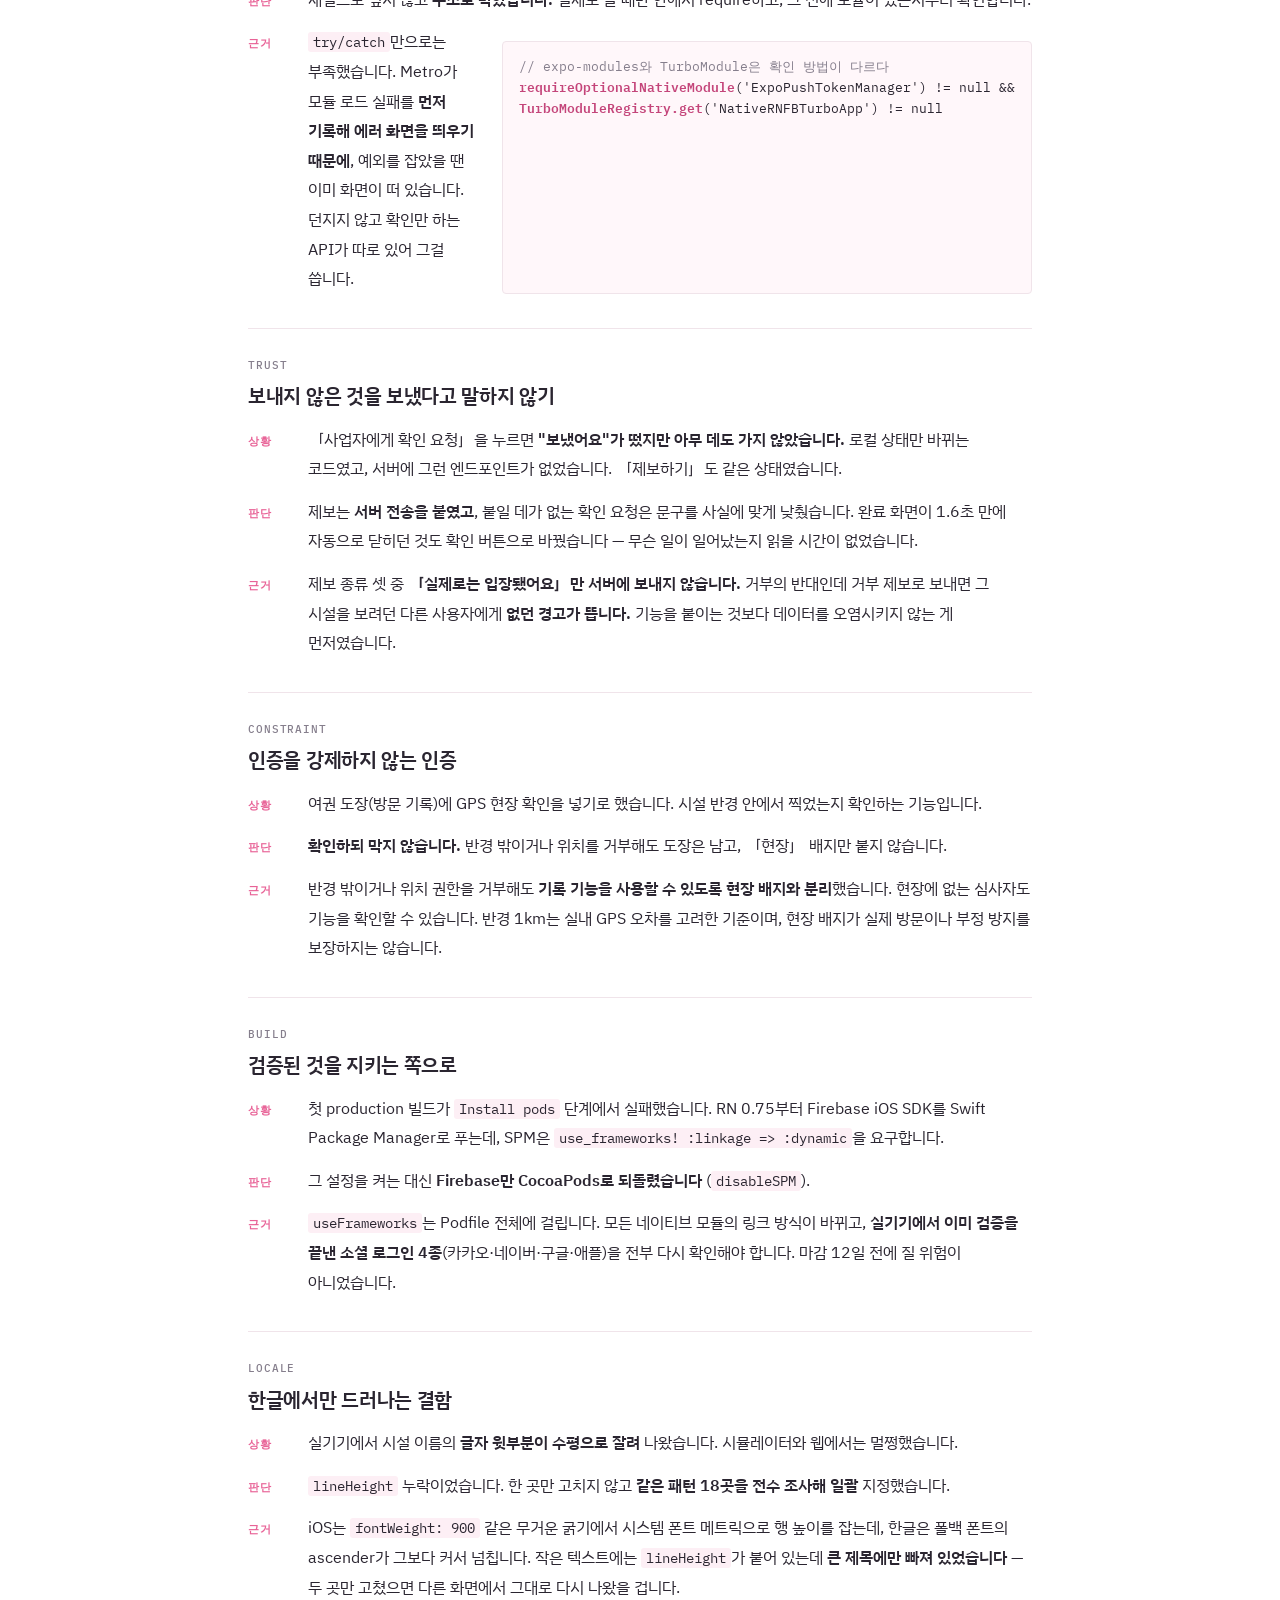
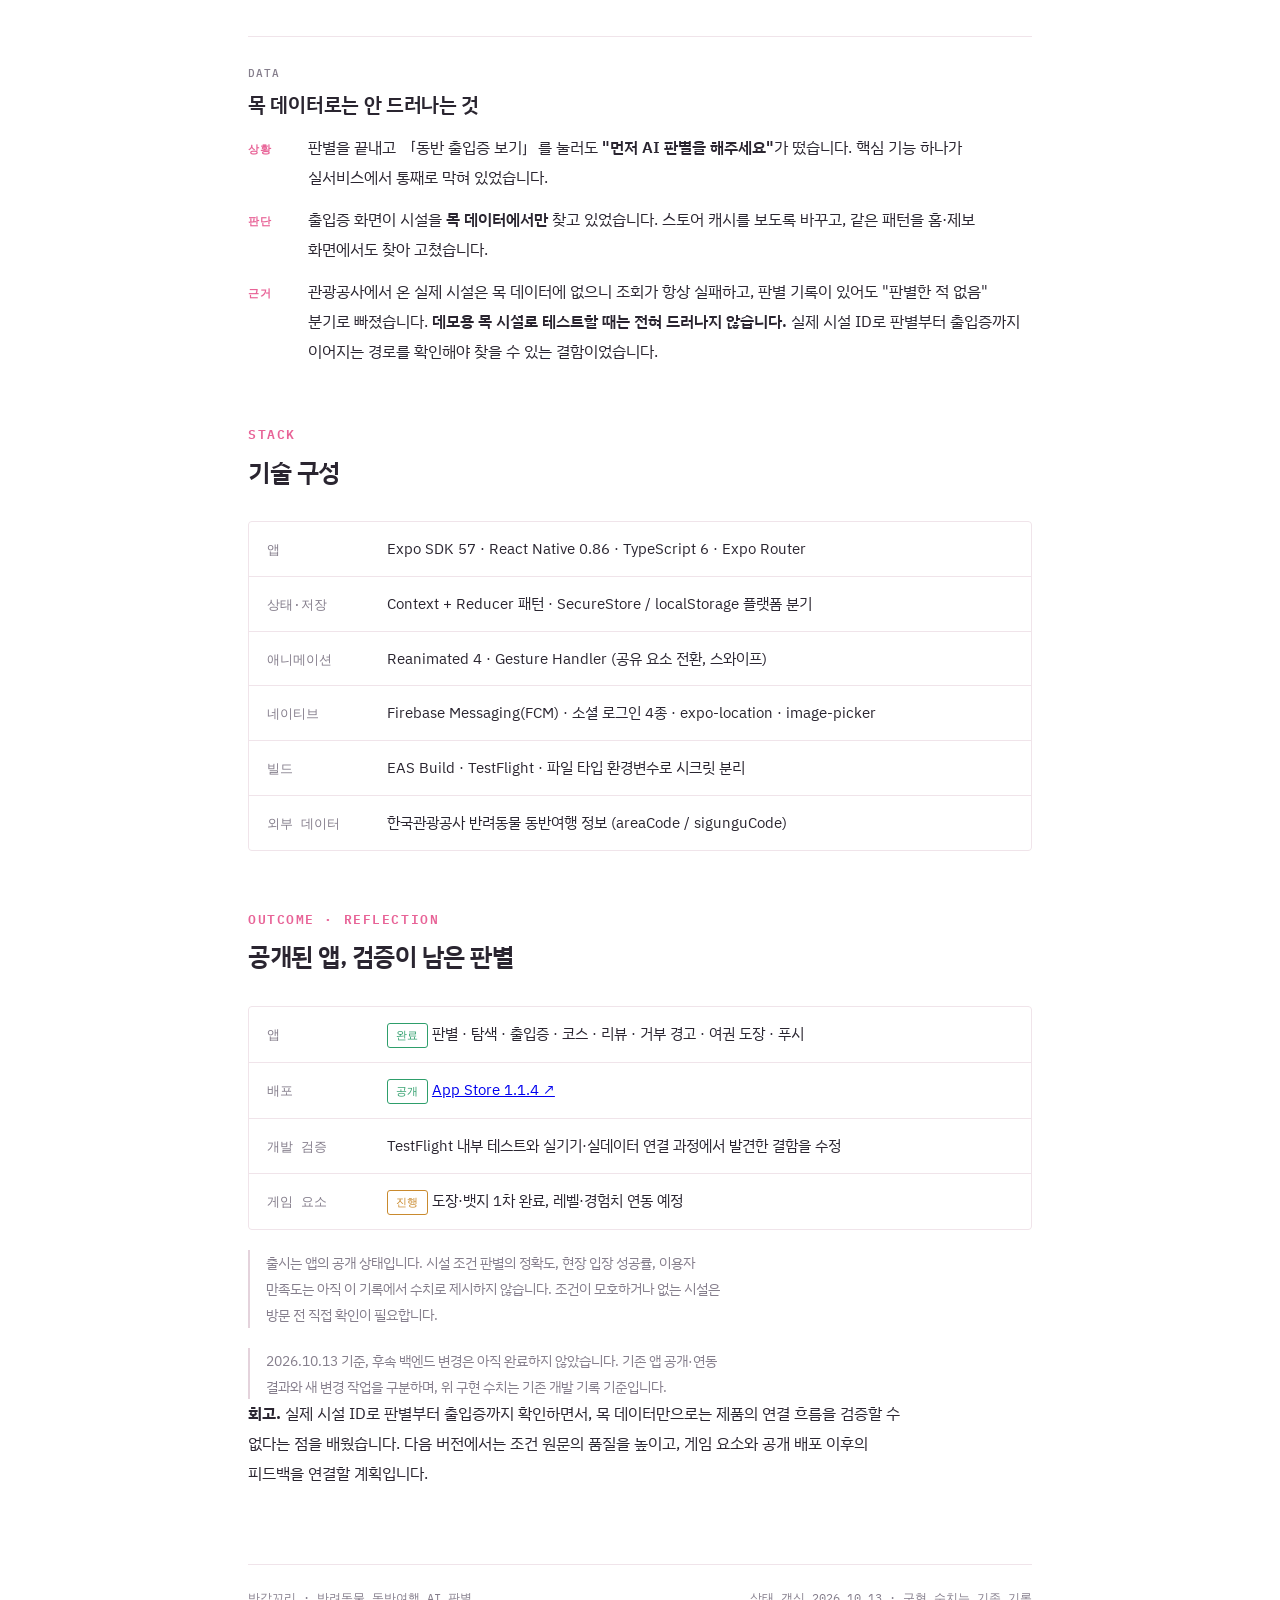
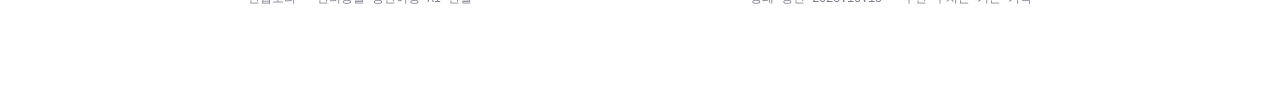
<file: projects/pet/index.html>
<!DOCTYPE html>
<html lang="ko">
<head>
<meta charset="UTF-8">
<meta name="viewport" content="width=device-width,initial-scale=1">
<title>반갑꼬리 개발 기록</title>
<link rel="preconnect" href="https://fonts.googleapis.com">
<link rel="preconnect" href="https://fonts.gstatic.com" crossorigin>
<link rel="stylesheet" href="https://fonts.googleapis.com/css2?family=IBM+Plex+Sans+KR:wght@300;400;500;600;700&family=IBM+Plex+Mono:wght@400;500;600&display=swap">

<style>
  :root {
    --ground: #FFFFFF;
    --surface: #FFF7FA;
    --ink: #2A2530;
    --muted: #857E8C;
    --line: #F0E4EA;
    --line-firm: #E4D3DC;
    --accent: #E86397;
    --accent-deep: #C4457A;
    --accent-wash: #FDEFF5;
    --good: #2E9E6B;
    --warn: #C98A2E;

    --sans: 'IBM Plex Sans KR', -apple-system, BlinkMacSystemFont, 'Apple SD Gothic Neo', sans-serif;
    --mono: 'IBM Plex Mono', ui-monospace, SFMono-Regular, Menlo, monospace;
  }

  @media (prefers-color-scheme: dark) {
    :root:not([data-theme="light"]) {
      --ground: #15121A;
      --surface: #1D1824;
      --ink: #F3EEF5;
      --muted: #A69EAE;
      --line: #2E2637;
      --line-firm: #3D3347;
      --accent: #F07FAB;
      --accent-deep: #F5A3C4;
      --accent-wash: #2A1F28;
      --good: #4FBF8B;
      --warn: #E0A94F;
    }
  }

  :root[data-theme="dark"] {
    --ground: #15121A;
    --surface: #1D1824;
    --ink: #F3EEF5;
    --muted: #A69EAE;
    --line: #2E2637;
    --line-firm: #3D3347;
    --accent: #F07FAB;
    --accent-deep: #F5A3C4;
    --accent-wash: #2A1F28;
    --good: #4FBF8B;
    --warn: #E0A94F;
  }

  * { box-sizing: border-box; }

  body {
    margin: 0;
    background: var(--ground);
    color: var(--ink);
    font-family: var(--sans);
    font-weight: 400;
    font-size: 16px;
    line-height: 1.75;
    -webkit-font-smoothing: antialiased;
  }

  .page {
    max-width: 840px;
    margin: 0 auto;
    padding: 64px 28px 96px;
  }

  /* ── 머리말 ─────────────────────────────── */
  .eyebrow {
    font-family: var(--mono);
    font-size: 12px;
    font-weight: 500;
    letter-spacing: 0.14em;
    text-transform: uppercase;
    color: var(--accent);
    margin: 0 0 18px;
  }

  h1 {
    font-size: clamp(34px, 6vw, 50px);
    font-weight: 700;
    line-height: 1.15;
    letter-spacing: -0.03em;
    margin: 0 0 20px;
    text-wrap: balance;
  }

  .lede {
    font-size: 19px;
    font-weight: 300;
    line-height: 1.7;
    color: var(--muted);
    margin: 0 0 40px;
    max-width: 62ch;
  }

  .lede strong { color: var(--ink); font-weight: 500; }

  /* ── 메타 ─────────────────────────────── */
  .meta {
    display: grid;
    grid-template-columns: repeat(auto-fit, minmax(150px, 1fr));
    gap: 1px;
    background: var(--line);
    border: 1px solid var(--line);
    border-radius: 4px;
    overflow: hidden;
    margin-bottom: 56px;
  }

  .meta div { background: var(--ground); padding: 16px 18px; }

  .meta dt {
    font-family: var(--mono);
    font-size: 11px;
    letter-spacing: 0.08em;
    text-transform: uppercase;
    color: var(--muted);
    margin: 0 0 5px;
  }

  .meta dd { margin: 0; font-size: 15px; font-weight: 500; }

  /* ── 섹션 ─────────────────────────────── */
  section { margin-bottom: 60px; }

  h2 {
    font-size: 13px;
    font-family: var(--mono);
    font-weight: 600;
    letter-spacing: 0.12em;
    text-transform: uppercase;
    color: var(--accent);
    margin: 0 0 6px;
  }

  .h2sub {
    font-size: 25px;
    font-weight: 600;
    letter-spacing: -0.02em;
    margin: 0 0 26px;
    text-wrap: balance;
  }

  p { margin: 0 0 18px; max-width: 66ch; }
  p:last-child { margin-bottom: 0; }

  /* ── 지표 ─────────────────────────────── */
  .figures {
    display: grid;
    grid-template-columns: repeat(auto-fit, minmax(128px, 1fr));
    gap: 28px 20px;
    padding: 28px 0;
    border-top: 1px solid var(--line-firm);
    border-bottom: 1px solid var(--line-firm);
  }

  .fig b {
    display: block;
    font-family: var(--mono);
    font-size: 30px;
    font-weight: 500;
    letter-spacing: -0.02em;
    font-variant-numeric: tabular-nums;
    line-height: 1.1;
  }

  .fig span {
    display: block;
    font-size: 13px;
    color: var(--muted);
    margin-top: 5px;
  }

  /* ── 판단 사례 ─────────────────────────── */
  .case {
    border-top: 1px solid var(--line);
    padding-top: 26px;
    margin-bottom: 34px;
  }

  .case:last-child { margin-bottom: 0; }

  .case-tag {
    font-family: var(--mono);
    font-size: 11px;
    font-weight: 500;
    letter-spacing: 0.08em;
    text-transform: uppercase;
    color: var(--muted);
    margin: 0 0 8px;
  }

  .case h3 {
    font-size: 20px;
    font-weight: 600;
    letter-spacing: -0.015em;
    margin: 0 0 16px;
    text-wrap: balance;
  }

  .step { display: flex; gap: 14px; margin-bottom: 13px; }
  .step:last-child { margin-bottom: 0; }

  .step-k {
    flex: 0 0 46px;
    font-family: var(--mono);
    font-size: 11px;
    font-weight: 600;
    letter-spacing: 0.06em;
    text-transform: uppercase;
    color: var(--accent);
    padding-top: 5px;
  }

  .step-v { flex: 1; margin: 0; max-width: none; }
  .step-v strong { font-weight: 600; }

  /* ── 코드 ─────────────────────────────── */
  pre {
    background: var(--surface);
    border: 1px solid var(--line);
    border-radius: 4px;
    padding: 14px 16px;
    margin: 14px 0 0;
    overflow-x: auto;
    font-family: var(--mono);
    font-size: 12.5px;
    line-height: 1.65;
  }

  pre b { color: var(--accent-deep); font-weight: 600; }
  pre i { color: var(--muted); font-style: normal; }

  code {
    font-family: var(--mono);
    font-size: 0.88em;
    background: var(--accent-wash);
    padding: 1px 5px;
    border-radius: 3px;
  }

  /* ── 목록 ─────────────────────────────── */
  .rows { display: flex; flex-direction: column; gap: 1px; background: var(--line); border: 1px solid var(--line); border-radius: 4px; overflow: hidden; }
  .row { background: var(--ground); padding: 14px 18px; display: flex; gap: 16px; align-items: baseline; }
  .row-k { flex: 0 0 104px; font-size: 13px; color: var(--muted); font-family: var(--mono); }
  .row-v { flex: 1; font-size: 14.5px; }

  ul { margin: 0; padding-left: 18px; max-width: 66ch; }
  li { margin-bottom: 9px; }
  li:last-child { margin-bottom: 0; }

  /* ── 상태 배지 ─────────────────────────── */
  .state {
    display: inline-flex;
    align-items: center;
    gap: 5px;
    font-family: var(--mono);
    font-size: 11px;
    font-weight: 500;
    letter-spacing: 0.04em;
    padding: 2px 8px;
    border-radius: 3px;
    border: 1px solid currentColor;
    white-space: nowrap;
  }

  .state.done { color: var(--good); }
  .state.wait { color: var(--warn); }

  .note {
    font-size: 14px;
    color: var(--muted);
    border-left: 2px solid var(--line-firm);
    padding-left: 16px;
    margin: 20px 0 0;
    max-width: 62ch;
  }

  footer {
    margin-top: 76px;
    padding-top: 22px;
    border-top: 1px solid var(--line);
    font-family: var(--mono);
    font-size: 12px;
    color: var(--muted);
    display: flex;
    justify-content: space-between;
    gap: 16px;
    flex-wrap: wrap;
  }

  @media (max-width: 560px) {
    .page { padding: 44px 20px 72px; }
    .step { flex-direction: column; gap: 3px; }
    .step-k { flex: none; padding-top: 0; }
    .row { flex-direction: column; gap: 3px; }
    .row-k { flex: none; }
  }

  /* 제목 다음에 읽는 의사결정 흐름: 이 figure 안에서만 적용 */
  .case-decision-figure {
    margin: 0 0 22px;
    padding: 16px;
    border: 1px solid var(--line-firm);
    border-radius: 8px;
    background: var(--surface);
    color: var(--ink);
  }
  .case-decision-figure .case-decision-track {
    display: grid;
    grid-template-columns: repeat(3, minmax(0, 1fr));
    gap: 18px;
    margin: 0;
    padding: 0;
    list-style: none;
  }
  .case-decision-figure .case-decision-step {
    position: relative;
    min-width: 0;
    margin: 0;
    padding: 0;
  }
  .case-decision-figure .case-decision-step + .case-decision-step::before {
    content: "";
    position: absolute;
    left: -13px;
    top: 31px;
    width: 6px;
    height: 6px;
    border-top: 1px solid var(--accent-deep);
    border-right: 1px solid var(--accent-deep);
    transform: rotate(45deg);
  }
  .case-decision-figure .case-decision-label {
    display: block;
    margin-bottom: 6px;
    color: var(--accent-deep);
    font-size: 10px;
    font-weight: 600;
    letter-spacing: .08em;
  }
  .case-decision-figure .case-decision-step strong {
    display: block;
    margin-bottom: 7px;
    font-size: 14px;
    font-weight: 600;
    line-height: 1.5;
    word-break: keep-all;
  }
  .case-decision-figure .case-decision-step p {
    margin: 0;
    color: var(--ink);
    font-size: 12px;
    line-height: 1.65;
    word-break: keep-all;
    overflow-wrap: anywhere;
  }
  .case-decision-figure .case-decision-boundary {
    margin: 14px 0 0;
    padding-top: 11px;
    border-top: 1px solid var(--line-firm);
    color: var(--ink);
    font-size: 11.5px;
    line-height: 1.6;
  }
  .case-decision-figure figcaption {
    margin-top: 8px;
    color: var(--muted);
    font-size: 10.5px;
    line-height: 1.6;
  }
  @media (max-width: 620px) {
    .case-decision-figure .case-decision-track {
      grid-template-columns: 1fr;
      gap: 22px;
    }
    .case-decision-figure .case-decision-step + .case-decision-step::before {
      left: 3px;
      top: -15px;
      transform: rotate(135deg);
    }
    .case-decision-figure .case-decision-label { margin-bottom: 3px; }
    .case-decision-figure .case-decision-step strong { margin-bottom: 3px; }
  }

</style>
<link rel="stylesheet" href="../../project-navigation.css">
</head>
<body>
<div class="portfolio-return" role="navigation" aria-label="포트폴리오"><a href="../../#projects">← 프로젝트 목록</a></div>

<div class="page">

  <p class="eyebrow">2026 관광데이터 활용 공모전 · 지정과제 6</p>
  <h1>반갑꼬리</h1>
  <figure class="case-decision-figure" aria-label="반갑꼬리 의사결정 흐름">
    <ol class="case-decision-track">
      <li class="case-decision-step">
        <span class="case-decision-label">01 / 문제</span>
        <strong>동반 조건 불명확</strong>
        <p>몸무게·품종·이용 구역의 조건이 문장마다 다름</p>
      </li>
      <li class="case-decision-step">
        <span class="case-decision-label">02 / 선택</span>
        <strong>조건을 규칙으로</strong>
        <p>시설 조건을 구조화해 반려동물 정보와 대조</p>
      </li>
      <li class="case-decision-step">
        <span class="case-decision-label">03 / 검토</span>
        <strong>확인 필요를 구분</strong>
        <p>모호함·조건 없음은 ‘가능’으로 단정하지 않음</p>
      </li>
    </ol>
    <p class="case-decision-boundary">실기기·API 연결 확인과 현장 입장 가능 여부는 별개이며, 모호한 조건은 방문 전 확인이 필요합니다.</p>
    <figcaption>본문을 바탕으로 재구성한 의사결정 흐름입니다. 효과를 측정한 도표가 아닙니다.</figcaption>
  </figure>
  <p class="lede">
    "반려동물 동반 가능"이라고 적혀 있어도 막상 가면 다릅니다. 10kg까지만, 소형견만, 실외 좌석만 —
    조건은 제각각인데 어디에도 정리돼 있지 않습니다. <strong>우리 아이의 몸무게와 품종을 기준으로
    시설의 동반 조건을 근거와 함께 확인하는 앱</strong>을 만들었습니다.
  </p>

  <dl class="meta">
    <div><dt>역할</dt><dd>프론트엔드 · 기능/DB 설계 · API 연동 · 배포</dd></div>
    <div><dt>팀</dt><dd>총 3명 (본인 포함 · 백엔드 2명)</dd></div>
    <div><dt>기간</dt><dd>2026.07 – 진행 중</dd></div>
    <div><dt>배포</dt><dd><a href="https://apps.apple.com/kr/app/%EB%B0%98%EA%B0%91%EA%BC%AC%EB%A6%AC/id6810158091" target="_blank" rel="noopener">App Store 1.1.4 공개 ↗</a></dd></div>
  </dl>

  <section>
    <div class="figures">
      <div class="fig"><b>48,786</b><span>분석한 관광공사 시설 데이터</span></div>
      <div class="fig"><b>API</b><span>앱과 서버 연동</span></div>
      <div class="fig"><b>26</b><span>화면</span></div>
      <div class="fig"><b>20,218</b><span>TypeScript 줄</span></div>
    </div>
  </section>

  <section>
    <h2>Problem</h2>
    <p class="h2sub">데이터는 있는데, 답이 안 나온다</p>
    <p>
      한국관광공사 반려동물 동반여행 데이터에는 4만 8천여 곳이 있습니다. 그런데 이 프로젝트의 DB 분류에서
      <strong>조건을 파싱한 곳은 626건, 약 1.3%</strong>였습니다. "일부 구역 동반가능",
      "10kg 미만 소형견에 한함" 같은 문장을 규칙으로 바꾸되, 모호하거나 조건이 없는 데이터는 구분해야 했습니다.
    </p>
    <p>
      그래서 이 앱의 핵심은 지도가 아니라 <strong>판별</strong>입니다. 자연어 조건을 파싱해
      규칙으로 바꾸고, 등록된 반려동물의 몸무게·품종과 대조해 "가능 / 조건부 / 어려움"을
      근거와 함께 보여줍니다.
    </p>
    <p class="note">
      DB 실측 기준 <code>PARSED</code> 626건(1.28%) · <code>AMBIGUOUS</code> 468건(0.96%) ·
      <code>NO_CONDITION</code> 47,692건(97.76%). 조건이 없는 97%를 "가능"으로 단정하지 않는 것이
      이 서비스의 설계 전제입니다. 분류 비율은 데이터의 상태를 나타내며, 판별 정확도나 실제 입장 가능 비율이 아닙니다.
    </p>
  </section>

  <section>
    <h2>Planning</h2>
    <p class="h2sub">지도보다 먼저 ‘조건을 믿을 수 있는가’를 정했습니다</p>
    <p>백엔드 2명과 함께한 3인 프로젝트에서 핵심 기능을 <strong>자연어 조건 파싱</strong>으로 좁혔습니다. 검색·리뷰·게임 요소를 모두 동시에 키우기보다, “우리 강아지가 실제로 들어갈 수 있는가”에 답하는 데이터 흐름을 P0로 두고 탐색 화면과 부가 기능은 그 결과를 설명하는 범위에서 확장했습니다.</p>
    <div class="rows">
      <div class="row"><div class="row-k">P0 · 판별</div><div class="row-v">시설 원문 → 조건 파싱 → 반려동물 몸무게·품종 대조 → 가능 / 조건부 / 어려움과 근거 표시</div></div>
      <div class="row"><div class="row-k">P1 · 탐색</div><div class="row-v">지역·지도·코스·리뷰를 붙이되, 파싱되지 않은 조건은 “확인 필요”로 남겨 과장하지 않기</div></div>
      <div class="row"><div class="row-k">결정 방식</div><div class="row-v">시설상세 카드에 파싱 키워드를 전부 노출할지 팀원과 의견이 갈렸을 때, 두 버전을 직접 구현해 비교한 뒤 상세페이지로 옮기는 팀원 판단을 채택</div></div>
    </div>
    <p class="note">말로 설득하는 대신 두 안을 실제 화면으로 만들어 정보 밀도와 사용 흐름을 비교했습니다. 팀원의 판단이 더 나았다는 걸 인정하고 기획을 수정한 협업 사례입니다.</p>
  </section>

  <section>
    <h2>AI Agent Development</h2>
    <p class="h2sub">자연어를 규칙으로 바꾸는 과정을 쪼개서 지시했습니다</p>
    <p>제가 맡은 기능/DB 설계와 앱·API 연동 범위에서 Claude Code와 Codex를 활용했습니다. 조건 판별의 요구사항을 <strong>원문 정규화 → 키워드 추출 → 구조화된 조건 저장 → 반려동물 프로필과 판정 → 설명 문구 생성</strong> 순서로 나눠 정리했습니다. 예시 문장과 예외 케이스, API 응답 계약을 확인하고 실제 관광 데이터와 앱 표시 결과를 대조했습니다. 백엔드 구현은 팀원 2명의 담당 범위입니다.</p>
    <div class="rows">
      <div class="row"><div class="row-k">Prompt</div><div class="row-v">“10kg 미만·소형견·실외만·리드줄 필수처럼 서로 다른 표현을 같은 조건 필드로 정규화하고, 근거 원문을 함께 보존하라.”</div></div>
      <div class="row"><div class="row-k">반복 작업</div><div class="row-v">파싱 fixture 생성, TypeScript 타입·API 응답 계약 정리, 48,786건 상태 분류 결과의 누락·중복 검사</div></div>
      <div class="row"><div class="row-k">직접 판단</div><div class="row-v">조건이 없다고 “가능”으로 단정하지 않기, 애매한 문장은 사용자 확인으로 보내기, 팀원이 제안한 카드 정보 구조를 비교 후 채택하기</div></div>
    </div>
  </section>

  <section>
    <h2>Scope</h2>
    <p class="h2sub">맡은 범위</p>
    <div class="rows">
      <div class="row"><div class="row-k">앱 전체</div><div class="row-v">Expo · React Native · TypeScript. 화면 26개, 공용 컴포넌트 37개</div></div>
      <div class="row"><div class="row-k">API 연동</div><div class="row-v">앱과 서버 API를 연동하고 실제 시설 ID로 주요 흐름을 검증해 조회 오류를 수정</div></div>
      <div class="row"><div class="row-k">설계</div><div class="row-v">기능 명세 · DB 스키마 · 조건 파싱 파이프라인 · 게이미피케이션</div></div>
      <div class="row"><div class="row-k">배포</div><div class="row-v">EAS 빌드 · App Store Connect · TestFlight · 소셜 로그인 4종 콘솔 등록</div></div>
    </div>
    <p class="note">본인은 프론트엔드·기능/DB 설계·API 연동·배포를 맡았고, 백엔드(Spring) 구현은 팀원 2명이 맡았습니다. 아래 판단 사례는 앱과 연동 층을 중심으로 정리했습니다.</p>
  </section>

  <section>
    <h2>Decisions</h2>
    <p class="h2sub">실데이터와 실기기에서 막힌 흐름을 고친 과정</p>

    <div class="case">
      <p class="case-tag">Resilience</p>
      <h3>모듈 하나가 없다고 앱 전체가 죽지 않게</h3>
      <div class="step">
        <div class="step-k">상황</div>
        <p class="step-v">푸시 알림을 붙인 뒤 팀 개발 빌드에서 앱이 <strong>시작조차 못 했습니다.</strong>
        <code>Native module NativeRNFBTurboApp is not registered</code>. Firebase·expo-notifications는
        import되는 순간 네이티브 모듈을 찾는데, 그 파일이 스토어 → 테마 → 탭 레이아웃으로 이어지는
        최상위 의존이라 화면 하나가 아니라 앱이 통째로 뜨지 않았습니다.</p>
      </div>
      <div class="step">
        <div class="step-k">판단</div>
        <p class="step-v">재빌드로 덮지 않고 <strong>구조로 막았습니다.</strong> 실제로 쓸 때만 안에서
        require하고, 그 전에 모듈이 있는지부터 확인합니다.</p>
      </div>
      <div class="step">
        <div class="step-k">근거</div>
        <p class="step-v"><code>try/catch</code>만으로는 부족했습니다. Metro가 모듈 로드 실패를
        <strong>먼저 기록해 에러 화면을 띄우기 때문에</strong>, 예외를 잡았을 땐 이미 화면이 떠 있습니다.
        던지지 않고 확인만 하는 API가 따로 있어 그걸 씁니다.</p>
        <pre><i>// expo-modules와 TurboModule은 확인 방법이 다르다</i>
<b>requireOptionalNativeModule</b>('ExpoPushTokenManager') != null &&
<b>TurboModuleRegistry.get</b>('NativeRNFBTurboApp') != null</pre>
      </div>
    </div>

    <div class="case">
      <p class="case-tag">Trust</p>
      <h3>보내지 않은 것을 보냈다고 말하지 않기</h3>
      <div class="step">
        <div class="step-k">상황</div>
        <p class="step-v">「사업자에게 확인 요청」을 누르면 <strong>"보냈어요"가 떴지만 아무 데도 가지
        않았습니다.</strong> 로컬 상태만 바뀌는 코드였고, 서버에 그런 엔드포인트가 없었습니다.
        「제보하기」도 같은 상태였습니다.</p>
      </div>
      <div class="step">
        <div class="step-k">판단</div>
        <p class="step-v">제보는 <strong>서버 전송을 붙였고</strong>, 붙일 데가 없는 확인 요청은
        문구를 사실에 맞게 낮췄습니다. 완료 화면이 1.6초 만에 자동으로 닫히던 것도 확인 버튼으로 바꿨습니다 —
        무슨 일이 일어났는지 읽을 시간이 없었습니다.</p>
      </div>
      <div class="step">
        <div class="step-k">근거</div>
        <p class="step-v">제보 종류 셋 중 <strong>「실제로는 입장됐어요」만 서버에 보내지 않습니다.</strong>
        거부의 반대인데 거부 제보로 보내면 그 시설을 보려던 다른 사용자에게 <strong>없던 경고가 뜹니다.</strong>
        기능을 붙이는 것보다 데이터를 오염시키지 않는 게 먼저였습니다.</p>
      </div>
    </div>

    <div class="case">
      <p class="case-tag">Constraint</p>
      <h3>인증을 강제하지 않는 인증</h3>
      <div class="step">
        <div class="step-k">상황</div>
        <p class="step-v">여권 도장(방문 기록)에 GPS 현장 확인을 넣기로 했습니다. 시설 반경 안에서
        찍었는지 확인하는 기능입니다.</p>
      </div>
      <div class="step">
        <div class="step-k">판단</div>
        <p class="step-v"><strong>확인하되 막지 않습니다.</strong> 반경 밖이거나 위치를 거부해도 도장은
        남고, 「현장」 배지만 붙지 않습니다.</p>
      </div>
      <div class="step">
        <div class="step-k">근거</div>
        <p class="step-v">반경 밖이거나 위치 권한을 거부해도
        <strong>기록 기능을 사용할 수 있도록 현장 배지와 분리</strong>했습니다. 현장에 없는 심사자도
        기능을 확인할 수 있습니다. 반경 1km는 실내 GPS 오차를 고려한 기준이며,
        현장 배지가 실제 방문이나 부정 방지를 보장하지는 않습니다.</p>
      </div>
    </div>

    <div class="case">
      <p class="case-tag">Build</p>
      <h3>검증된 것을 지키는 쪽으로</h3>
      <div class="step">
        <div class="step-k">상황</div>
        <p class="step-v">첫 production 빌드가 <code>Install pods</code> 단계에서 실패했습니다.
        RN 0.75부터 Firebase iOS SDK를 Swift Package Manager로 푸는데, SPM은
        <code>use_frameworks! :linkage =&gt; :dynamic</code>을 요구합니다.</p>
      </div>
      <div class="step">
        <div class="step-k">판단</div>
        <p class="step-v">그 설정을 켜는 대신 <strong>Firebase만 CocoaPods로 되돌렸습니다</strong>
        (<code>disableSPM</code>).</p>
      </div>
      <div class="step">
        <div class="step-k">근거</div>
        <p class="step-v"><code>useFrameworks</code>는 Podfile 전체에 걸립니다. 모든 네이티브 모듈의
        링크 방식이 바뀌고, <strong>실기기에서 이미 검증을 끝낸 소셜 로그인 4종</strong>(카카오·네이버·구글·애플)을
        전부 다시 확인해야 합니다. 마감 12일 전에 질 위험이 아니었습니다.</p>
      </div>
    </div>

    <div class="case">
      <p class="case-tag">Locale</p>
      <h3>한글에서만 드러나는 결함</h3>
      <div class="step">
        <div class="step-k">상황</div>
        <p class="step-v">실기기에서 시설 이름의 <strong>글자 윗부분이 수평으로 잘려</strong> 나왔습니다.
        시뮬레이터와 웹에서는 멀쩡했습니다.</p>
      </div>
      <div class="step">
        <div class="step-k">판단</div>
        <p class="step-v"><code>lineHeight</code> 누락이었습니다. 한 곳만 고치지 않고
        <strong>같은 패턴 18곳을 전수 조사해 일괄</strong> 지정했습니다.</p>
      </div>
      <div class="step">
        <div class="step-k">근거</div>
        <p class="step-v">iOS는 <code>fontWeight: 900</code> 같은 무거운 굵기에서 시스템 폰트 메트릭으로
        행 높이를 잡는데, 한글은 폴백 폰트의 ascender가 그보다 커서 넘칩니다. 작은 텍스트에는
        <code>lineHeight</code>가 붙어 있는데 <strong>큰 제목에만 빠져 있었습니다</strong> —
        두 곳만 고쳤으면 다른 화면에서 그대로 다시 나왔을 겁니다.</p>
      </div>
    </div>

    <div class="case">
      <p class="case-tag">Data</p>
      <h3>목 데이터로는 안 드러나는 것</h3>
      <div class="step">
        <div class="step-k">상황</div>
        <p class="step-v">판별을 끝내고 「동반 출입증 보기」를 눌러도 <strong>"먼저 AI 판별을 해주세요"</strong>가
        떴습니다. 핵심 기능 하나가 실서비스에서 통째로 막혀 있었습니다.</p>
      </div>
      <div class="step">
        <div class="step-k">판단</div>
        <p class="step-v">출입증 화면이 시설을 <strong>목 데이터에서만</strong> 찾고 있었습니다.
        스토어 캐시를 보도록 바꾸고, 같은 패턴을 홈·제보 화면에서도 찾아 고쳤습니다.</p>
      </div>
      <div class="step">
        <div class="step-k">근거</div>
        <p class="step-v">관광공사에서 온 실제 시설은 목 데이터에 없으니 조회가 항상 실패하고,
        판별 기록이 있어도 "판별한 적 없음" 분기로 빠졌습니다. <strong>데모용 목 시설로 테스트할 때는
        전혀 드러나지 않습니다.</strong> 실제 시설 ID로 판별부터 출입증까지 이어지는 경로를 확인해야 찾을 수 있는 결함이었습니다.</p>
      </div>
    </div>
  </section>

  <section>
    <h2>Stack</h2>
    <p class="h2sub">기술 구성</p>
    <div class="rows">
      <div class="row"><div class="row-k">앱</div><div class="row-v">Expo SDK 57 · React Native 0.86 · TypeScript 6 · Expo Router</div></div>
      <div class="row"><div class="row-k">상태·저장</div><div class="row-v">Context + Reducer 패턴 · SecureStore / localStorage 플랫폼 분기</div></div>
      <div class="row"><div class="row-k">애니메이션</div><div class="row-v">Reanimated 4 · Gesture Handler (공유 요소 전환, 스와이프)</div></div>
      <div class="row"><div class="row-k">네이티브</div><div class="row-v">Firebase Messaging(FCM) · 소셜 로그인 4종 · expo-location · image-picker</div></div>
      <div class="row"><div class="row-k">빌드</div><div class="row-v">EAS Build · TestFlight · 파일 타입 환경변수로 시크릿 분리</div></div>
      <div class="row"><div class="row-k">외부 데이터</div><div class="row-v">한국관광공사 반려동물 동반여행 정보 (areaCode / sigunguCode)</div></div>
    </div>
  </section>

  <section>
    <h2>Outcome · Reflection</h2>
    <p class="h2sub">공개된 앱, 검증이 남은 판별</p>
    <div class="rows">
      <div class="row"><div class="row-k">앱</div><div class="row-v"><span class="state done">완료</span> 판별 · 탐색 · 출입증 · 코스 · 리뷰 · 거부 경고 · 여권 도장 · 푸시</div></div>
      <div class="row"><div class="row-k">배포</div><div class="row-v"><span class="state done">공개</span> <a href="https://apps.apple.com/kr/app/%EB%B0%98%EA%B0%91%EA%BC%AC%EB%A6%AC/id6810158091" target="_blank" rel="noopener">App Store 1.1.4 ↗</a></div></div>
      <div class="row"><div class="row-k">개발 검증</div><div class="row-v">TestFlight 내부 테스트와 실기기·실데이터 연결 과정에서 발견한 결함을 수정</div></div>
      <div class="row"><div class="row-k">게임 요소</div><div class="row-v"><span class="state wait">진행</span> 도장·뱃지 1차 완료, 레벨·경험치 연동 예정</div></div>
    </div>
    <p class="note">출시는 앱의 공개 상태입니다. 시설 조건 판별의 정확도, 현장 입장 성공률, 이용자 만족도는 아직 이 기록에서 수치로 제시하지 않습니다. 조건이 모호하거나 없는 시설은 방문 전 직접 확인이 필요합니다.</p>
    <p class="note">2026.10.13 기준, 후속 백엔드 변경은 아직 완료하지 않았습니다. 기존 앱 공개·연동 결과와 새 변경 작업을 구분하며, 위 구현 수치는 기존 개발 기록 기준입니다.</p>
    <p><strong>회고.</strong> 실제 시설 ID로 판별부터 출입증까지 확인하면서, 목 데이터만으로는 제품의 연결 흐름을 검증할 수 없다는 점을 배웠습니다. 다음 버전에서는 조건 원문의 품질을 높이고, 게임 요소와 공개 배포 이후의 피드백을 연결할 계획입니다.</p>
  </section>

  <footer>
    <span>반갑꼬리 · 반려동물 동반여행 AI 판별</span>
    <span>상태 갱신 2026.10.13 · 구현 수치는 기존 기록</span>
  </footer>
</div>
<script src="../../recruiter-clean.js"></script>
</body>
</html>
</file>
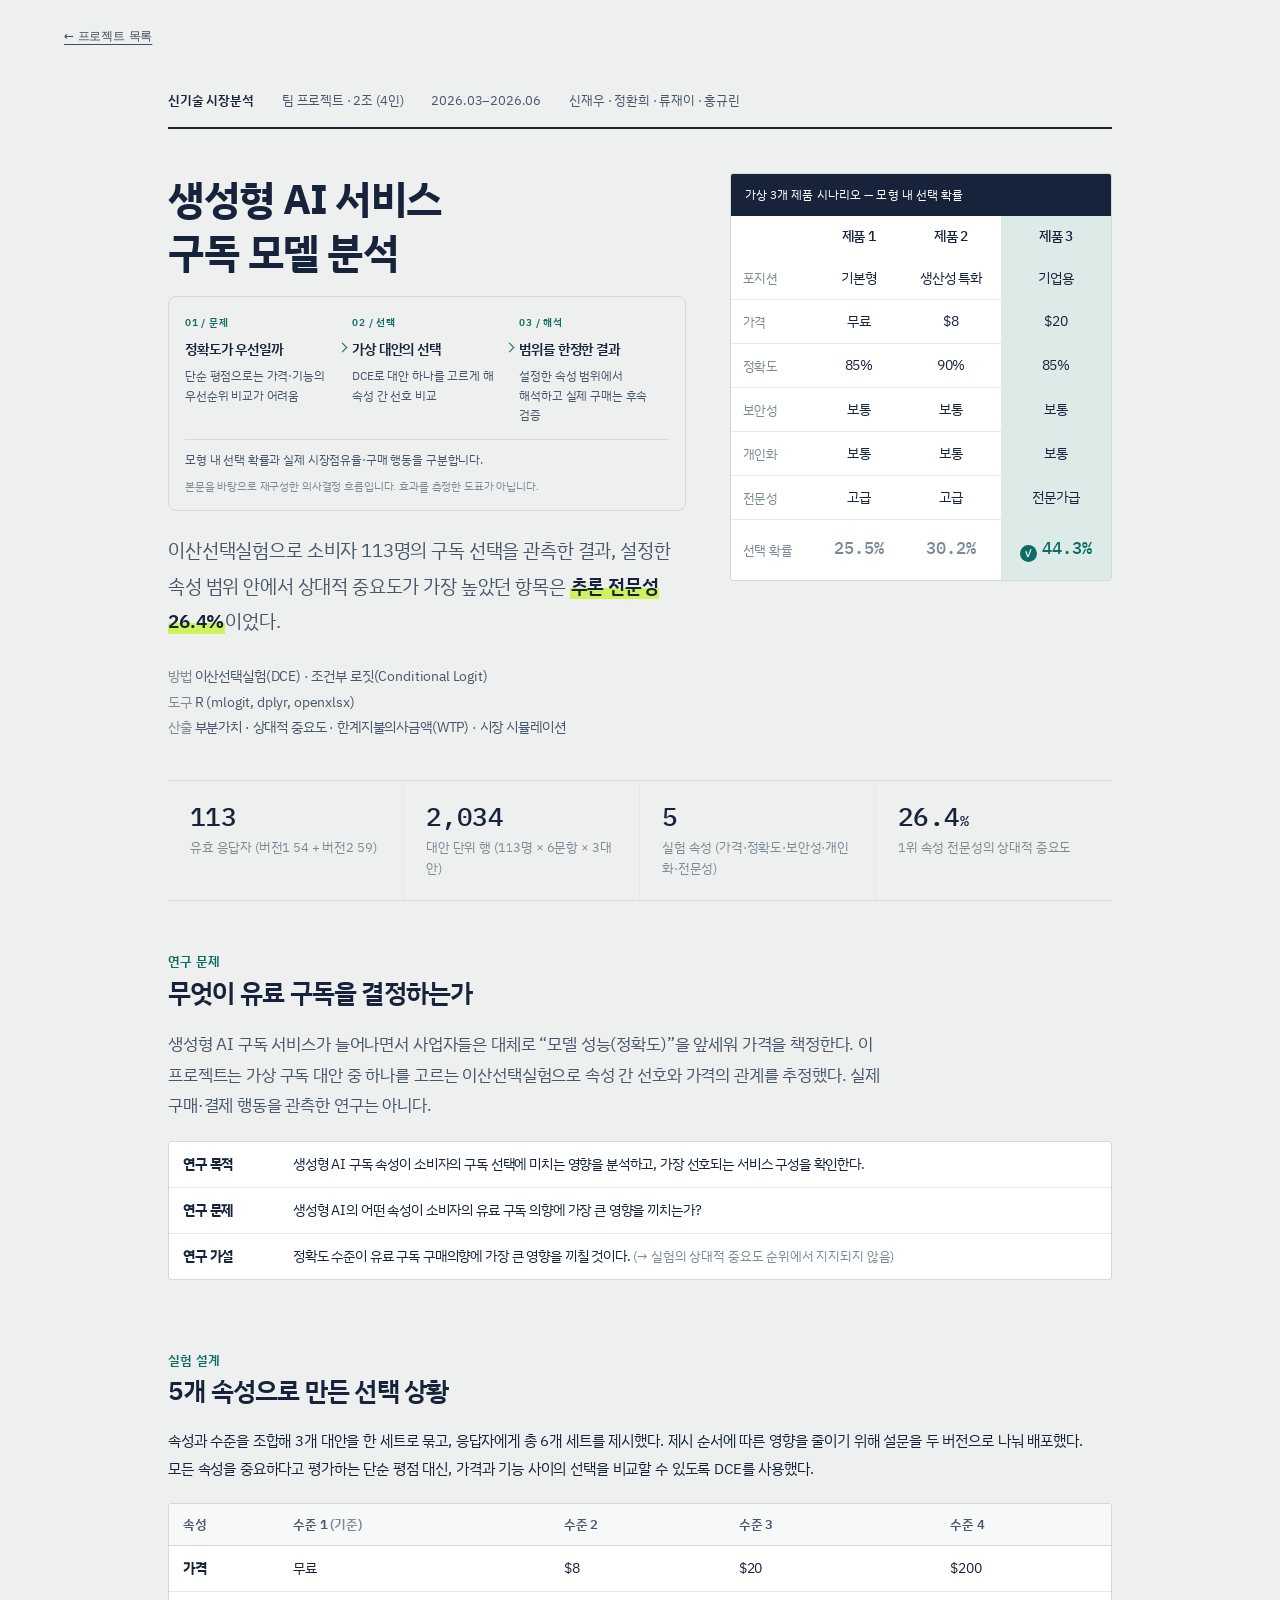
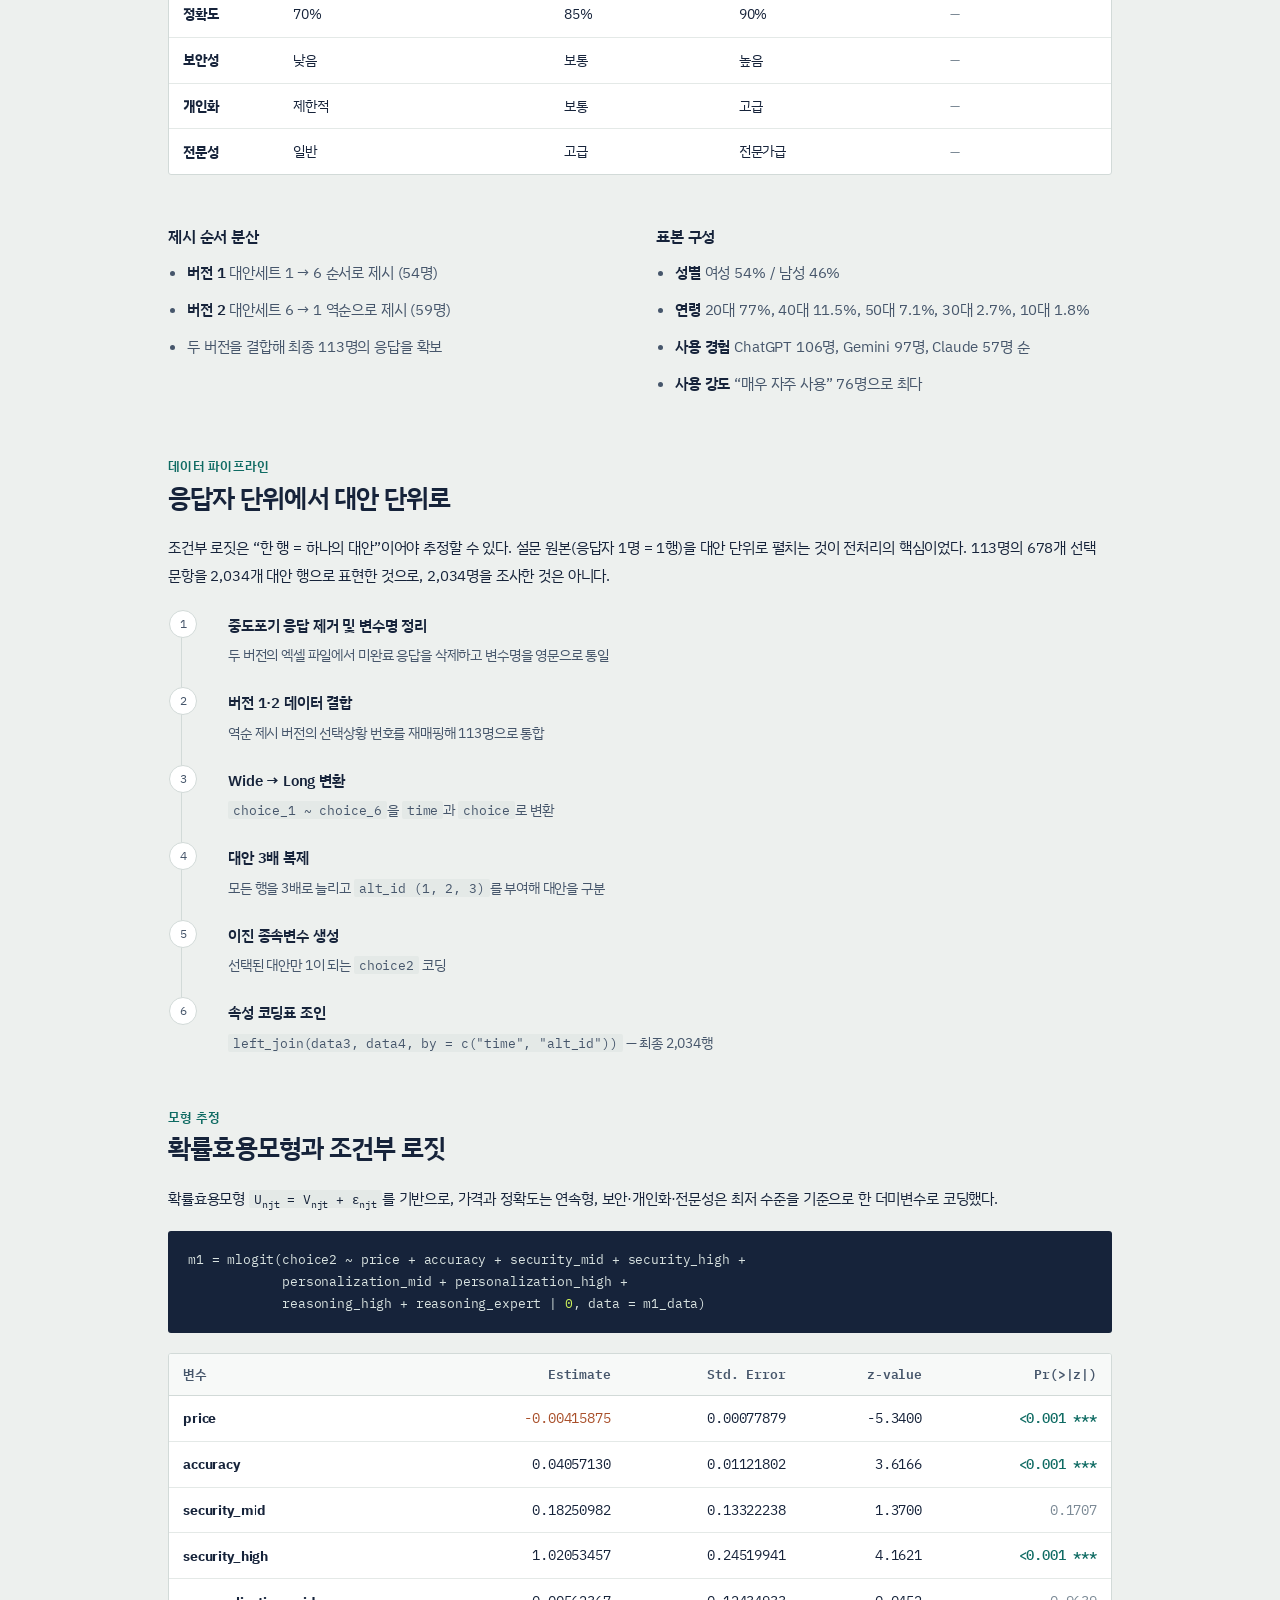
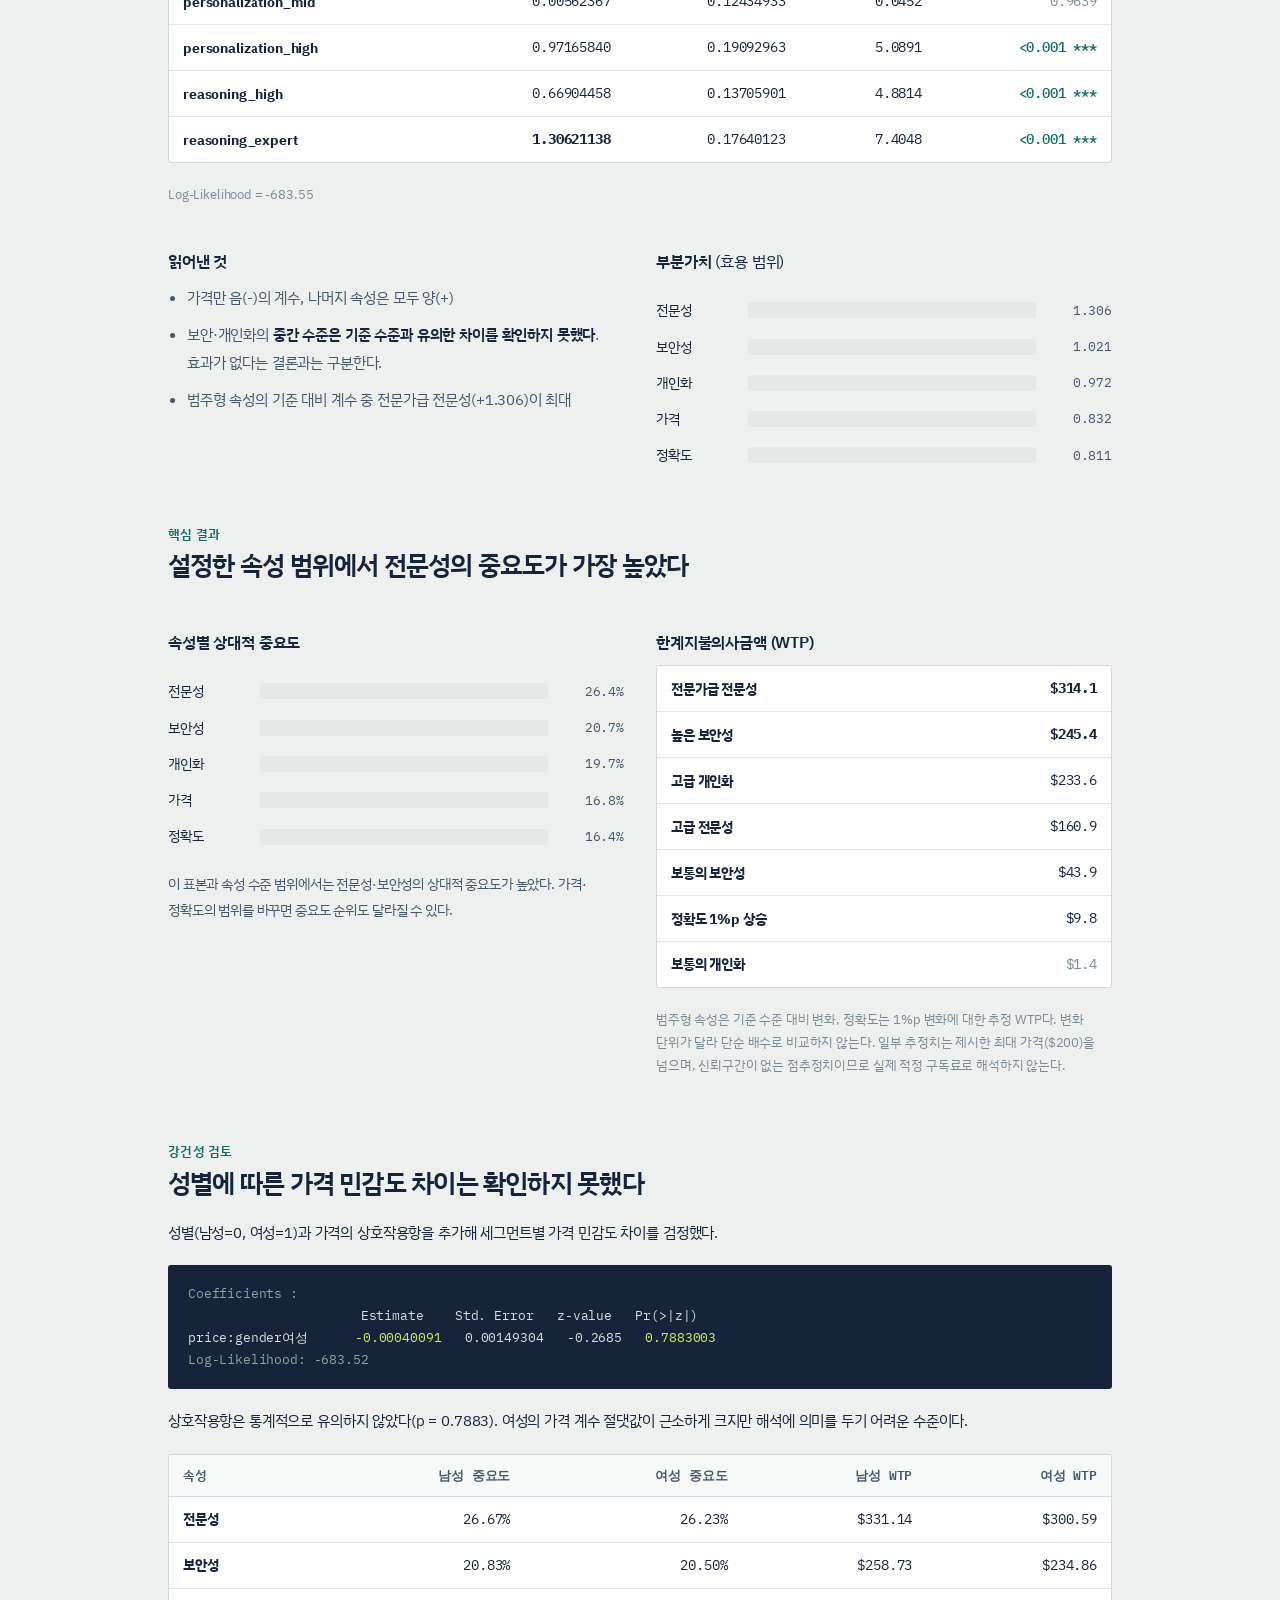
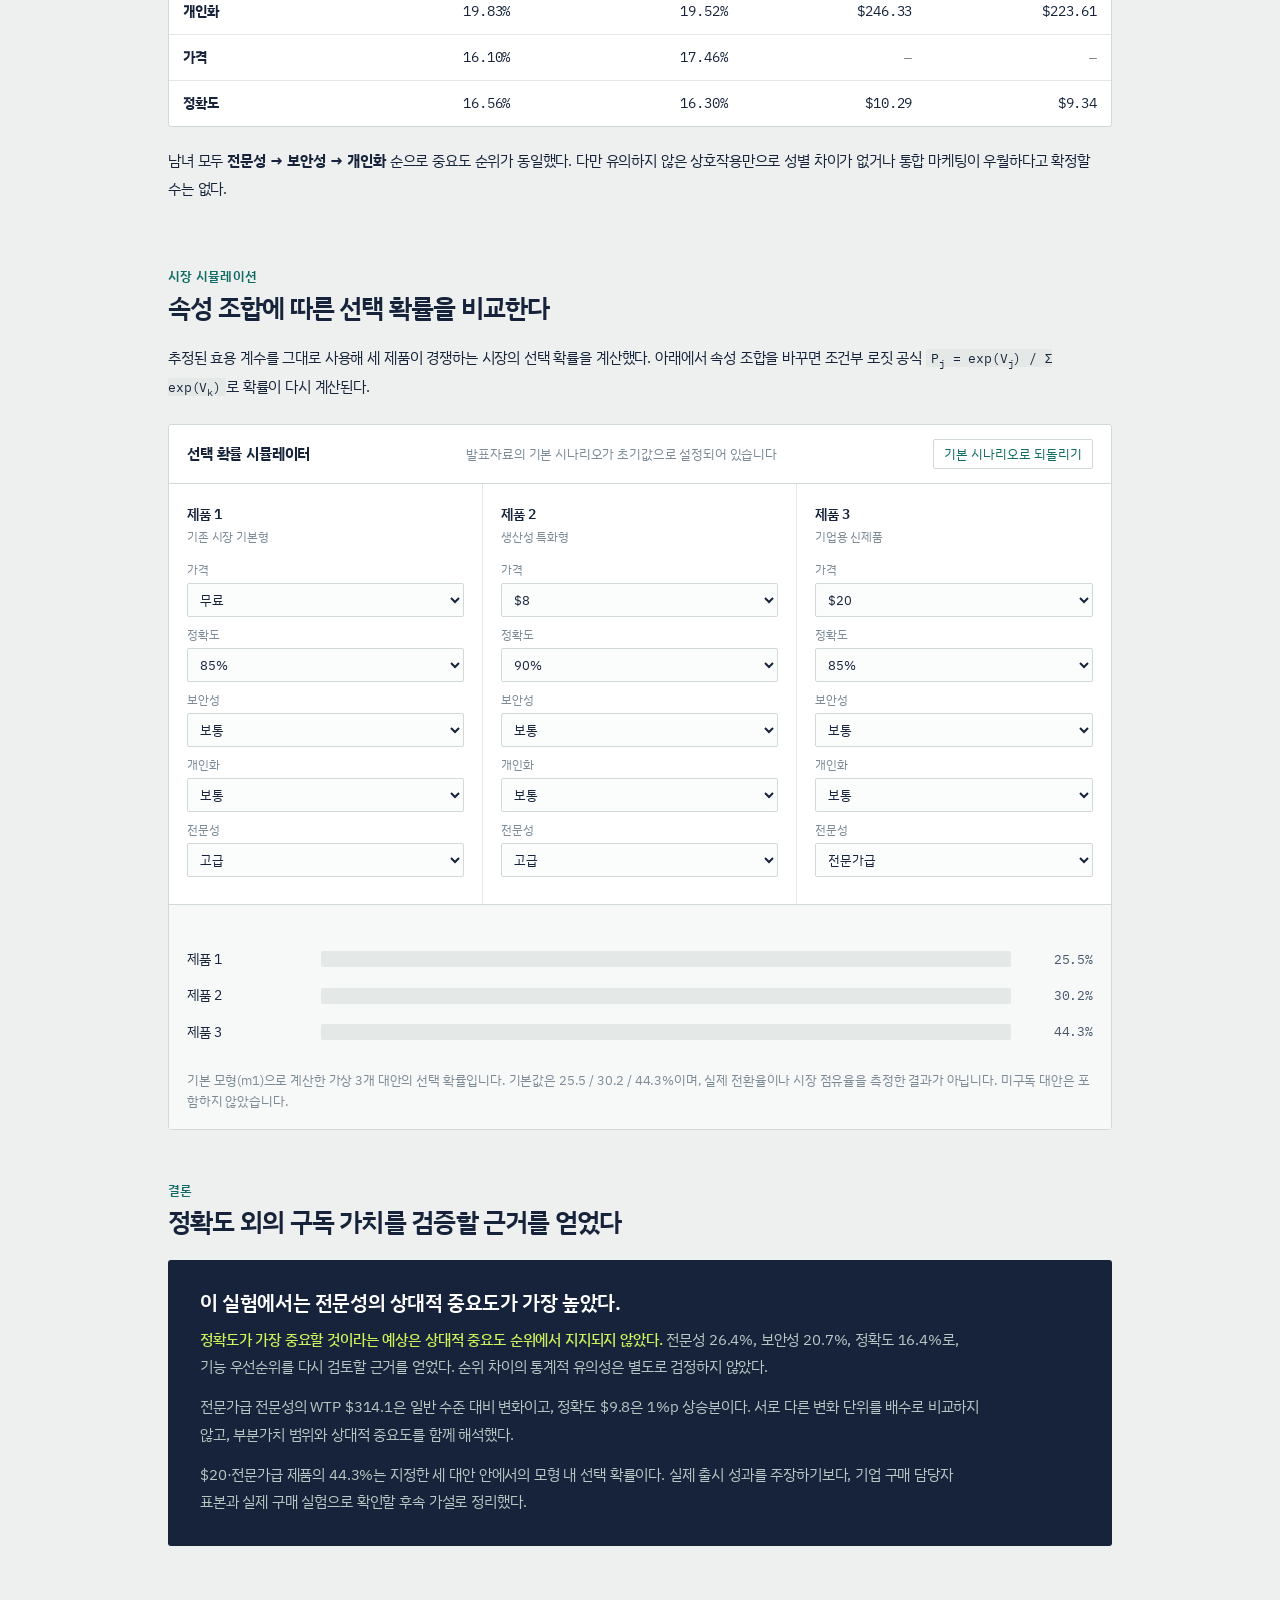
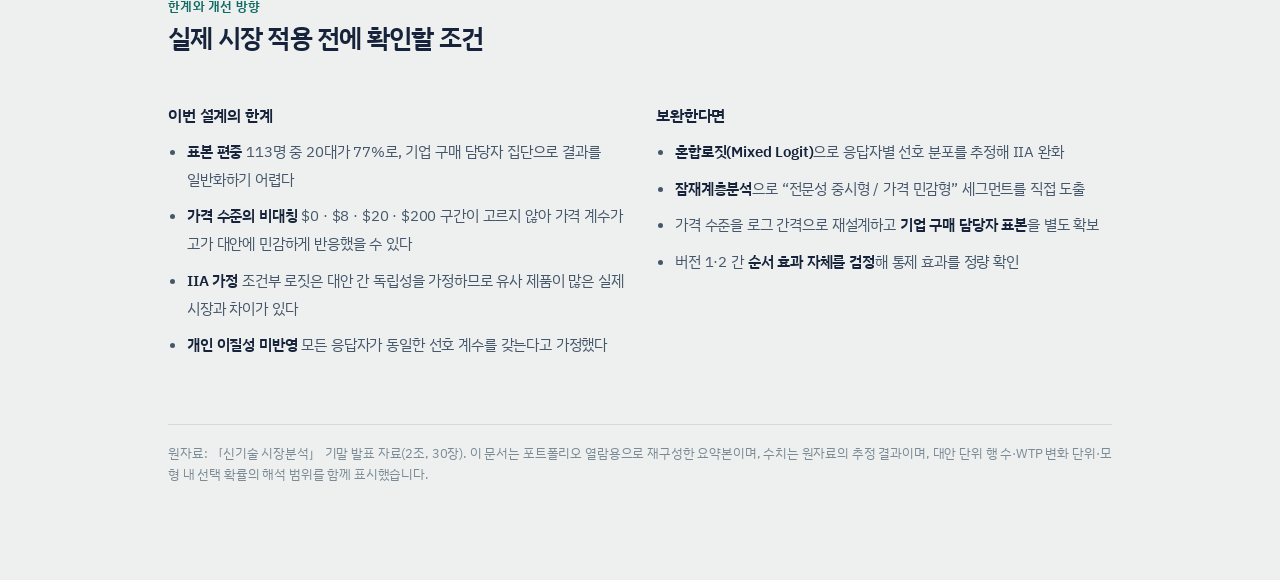
<file: projects/subscription/index.html>
<!DOCTYPE html>
<html lang="ko">
<head>
<meta charset="utf-8">
<meta name="viewport" content="width=device-width, initial-scale=1">
<title>생성형 AI 서비스 구독 모델 분석 — 프로젝트 정리</title>
<link rel="preconnect" href="https://fonts.googleapis.com">
<link rel="preconnect" href="https://fonts.gstatic.com" crossorigin>
<link href="https://fonts.googleapis.com/css2?family=IBM+Plex+Sans+KR:wght@300;400;500;600;700&family=IBM+Plex+Mono:wght@400;500&display=swap" rel="stylesheet">
<style>
  :root{
    --ink:#16233A;
    --ink-soft:#46566B;
    --muted:#7C8A96;
    --paper:#EDF0EE;
    --card:#FFFFFF;
    --rule:#D2DAD8;
    --rule-soft:#E4E9E7;
    --teal:#0F6B63;
    --teal-2:#2E9A8F;
    --teal-pale:#DCEBE8;
    --signal:#CDF25B;
    --warn:#A9502B;
  }
  *{box-sizing:border-box}
  html{-webkit-text-size-adjust:100%}
  body{
    margin:0;
    background:var(--paper);
    color:var(--ink);
    font-family:"IBM Plex Sans KR","Apple SD Gothic Neo","Malgun Gothic",sans-serif;
    font-weight:400;
    line-height:1.65;
    font-size:15px;
    letter-spacing:-0.01em;
  }
  .wrap{max-width:1000px;margin:0 auto;padding:0 28px 96px}

  /* ---------- 상단 식별 밴드 ---------- */
  .band{
    display:flex;flex-wrap:wrap;gap:8px 28px;align-items:baseline;
    padding:18px 0 16px;border-bottom:2px solid var(--ink);
    font-size:13px;color:var(--ink-soft);
  }
  .band b{color:var(--ink);font-weight:600}

  /* ---------- 히어로 ---------- */
  .hero{display:grid;grid-template-columns:1.15fr 0.85fr;gap:44px;padding:44px 0 40px;align-items:start}
  h1{
    margin:0 0 18px;font-size:41px;line-height:1.18;font-weight:700;letter-spacing:-0.035em;
  }
  .thesis{font-size:19px;line-height:1.55;color:var(--ink-soft);font-weight:400;margin:0 0 24px;max-width:30em}
  .thesis mark{background:linear-gradient(transparent 58%, var(--signal) 58%);color:var(--ink);font-weight:600;padding:0 1px}
  .hero-meta{font-size:13.5px;color:var(--muted);line-height:1.9}
  .hero-meta span{color:var(--ink-soft)}

  /* ---------- 선택카드 (실험 자극물 재현) ---------- */
  .stimulus{background:var(--card);border:1px solid var(--rule);border-radius:3px;overflow:hidden}
  .stimulus-cap{padding:11px 14px;background:var(--ink);color:#fff;font-size:12px;letter-spacing:0.01em}
  table{border-collapse:collapse;width:100%;font-size:13.5px}
  .stimulus td,.stimulus th{padding:9px 12px;border-bottom:1px solid var(--rule-soft);text-align:center}
  .stimulus th{font-weight:500;color:var(--ink)}
  .stimulus tbody th{text-align:left;color:var(--muted);font-weight:400;font-size:12.5px;white-space:nowrap}
  .stimulus tr:last-child td,.stimulus tr:last-child th{border-bottom:none}
  .pick td{padding-top:13px;padding-bottom:15px}
  .prob{font-family:"IBM Plex Mono",monospace;font-size:17px;font-weight:500;color:var(--muted)}
  .prob.win{color:var(--teal);font-weight:500}
  .chosen{background:var(--teal-pale)}
  .tick{display:inline-block;width:17px;height:17px;border-radius:50%;background:var(--teal);color:#fff;font-size:11px;line-height:17px;vertical-align:-3px;margin-right:5px}

  /* ---------- 스냅샷 ---------- */
  .snapshot{display:grid;grid-template-columns:repeat(4,1fr);border-top:1px solid var(--rule);border-bottom:1px solid var(--rule)}
  .snapshot div{padding:20px 22px 22px;border-right:1px solid var(--rule-soft)}
  .snapshot div:last-child{border-right:none}
  .snap-n{font-family:"IBM Plex Mono",monospace;font-size:26px;font-weight:500;letter-spacing:-0.02em;display:block;line-height:1.2}
  .snap-l{font-size:12.5px;color:var(--muted);margin-top:5px;display:block}

  /* ---------- 섹션 ---------- */
  section{padding:52px 0 0}
  h2{
    margin:0 0 6px;font-size:13px;font-weight:600;color:var(--teal);letter-spacing:0.02em;
  }
  h3{margin:0 0 20px;font-size:26px;font-weight:600;letter-spacing:-0.03em;line-height:1.3}
  h4{margin:32px 0 12px;font-size:15.5px;font-weight:600}
  p{margin:0 0 14px;max-width:62em}
  .lead{font-size:16.5px;color:var(--ink-soft);max-width:44em}

  /* ---------- 일반 표 ---------- */
  .sheet{background:var(--card);border:1px solid var(--rule);border-radius:3px;overflow:hidden;margin:20px 0}
  .sheet table{font-size:13.5px}
  .sheet th,.sheet td{padding:10px 14px;text-align:left;border-bottom:1px solid var(--rule-soft)}
  .sheet thead th{background:#F7F9F8;font-weight:600;font-size:12.5px;color:var(--ink-soft);border-bottom:1px solid var(--rule)}
  .sheet tbody tr:last-child th,.sheet tbody tr:last-child td{border-bottom:none}
  .sheet td.num,.sheet th.num{text-align:right;font-family:"IBM Plex Mono",monospace}
  .sheet .base{color:var(--muted);font-size:12.5px}
  .neg{color:var(--warn)}
  .sig{color:var(--teal);font-weight:500}
  .ns{color:var(--muted)}

  /* ---------- 프로세스 ---------- */
  ol.steps{list-style:none;counter-reset:s;margin:22px 0 0;padding:0}
  ol.steps li{counter-increment:s;position:relative;padding:0 0 20px 46px;border-left:1px solid var(--rule);margin-left:13px}
  ol.steps li:last-child{border-left-color:transparent;padding-bottom:0}
  ol.steps li::before{
    content:counter(s);position:absolute;left:-13px;top:-2px;width:26px;height:26px;border-radius:50%;
    background:var(--card);border:1px solid var(--rule);color:var(--ink-soft);
    font-family:"IBM Plex Mono",monospace;font-size:12px;text-align:center;line-height:25px;
  }
  ol.steps b{display:block;font-weight:600;margin-bottom:2px}
  ol.steps span{color:var(--ink-soft);font-size:14px}
  code{font-family:"IBM Plex Mono",monospace;font-size:12.5px;background:#E4E9E7;padding:1px 5px;border-radius:2px}

  pre.console{
    background:var(--ink);color:#D8E2E0;padding:18px 20px;border-radius:3px;overflow-x:auto;
    font-family:"IBM Plex Mono",monospace;font-size:12.5px;line-height:1.75;margin:18px 0;
  }
  pre.console .hl{color:var(--signal)}
  pre.console .cm{color:#8FA3A0}

  /* ---------- 막대 ---------- */
  .bars{margin:20px 0 0}
  .bar-row{display:grid;grid-template-columns:78px 1fr 62px;align-items:center;gap:14px;padding:7px 0}
  .bar-row span:first-child{font-size:13.5px}
  .track{height:16px;background:var(--rule-soft);border-radius:2px;overflow:hidden}
  .fill{height:100%;background:var(--teal-2);border-radius:2px}
  .fill.top{background:var(--teal)}
  .bar-row .v{font-family:"IBM Plex Mono",monospace;font-size:13px;text-align:right;color:var(--ink-soft)}

  /* ---------- 시뮬레이터 ---------- */
  .sim{background:var(--card);border:1px solid var(--rule);border-radius:3px;margin:22px 0 0}
  .sim-head{padding:14px 18px;border-bottom:1px solid var(--rule);display:flex;justify-content:space-between;align-items:baseline;gap:14px;flex-wrap:wrap}
  .sim-head b{font-size:14.5px}
  .sim-head em{font-style:normal;font-size:12.5px;color:var(--muted)}
  .sim-grid{display:grid;grid-template-columns:repeat(3,1fr)}
  .sim-col{padding:18px;border-right:1px solid var(--rule-soft)}
  .sim-col:last-child{border-right:none}
  .sim-col h5{margin:0 0 2px;font-size:14px;font-weight:600}
  .sim-col .role{font-size:12px;color:var(--muted);margin-bottom:14px;display:block}
  .field{margin-bottom:9px}
  .field label{display:block;font-size:11.5px;color:var(--muted);margin-bottom:3px}
  .field select{
    width:100%;padding:6px 8px;font-family:inherit;font-size:13px;color:var(--ink);
    border:1px solid var(--rule);border-radius:2px;background:#FBFCFC;
  }
  .field select:focus{outline:2px solid var(--teal);outline-offset:1px}
  .out{padding:16px 18px 20px;border-top:1px solid var(--rule);background:#F7F9F8}
  .out .bar-row{grid-template-columns:120px 1fr 68px}
  .sim-note{padding:0 18px 18px;font-size:12.5px;color:var(--muted);background:#F7F9F8}
  .reset{font:inherit;font-size:12.5px;color:var(--teal);background:none;border:1px solid var(--rule);border-radius:2px;padding:4px 10px;cursor:pointer}
  .reset:hover{background:var(--teal-pale)}
  .reset:focus-visible{outline:2px solid var(--teal);outline-offset:1px}

  /* ---------- 결론 / 시사점 ---------- */
  .verdict{background:var(--ink);color:#E8EEEC;border-radius:3px;padding:30px 32px;margin:22px 0 0}
  .verdict h4{margin:0 0 10px;color:#fff;font-size:20px;letter-spacing:-0.02em}
  .verdict p{color:#B9C7C4;margin:0 0 12px;max-width:52em}
  .verdict p:last-child{margin-bottom:0}
  .verdict .rejected{color:var(--signal);font-weight:500}

  .two{display:grid;grid-template-columns:1fr 1fr;gap:32px}
  ul.plain{margin:0;padding-left:19px}
  ul.plain li{margin-bottom:9px;color:var(--ink-soft)}
  ul.plain li b{color:var(--ink);font-weight:600}

  /* ---------- 지원용 블록 ---------- */
  .apply{border-top:2px solid var(--ink);margin-top:60px;padding-top:36px}
  .qa{border-left:2px solid var(--teal-pale);padding:2px 0 2px 18px;margin:0 0 22px}
  .qa b{display:block;margin-bottom:6px}
  .qa p{color:var(--ink-soft);margin:0}
  .fill-in{background:var(--signal);padding:0 4px;border-radius:2px;color:var(--ink)}
  .tags{display:flex;flex-wrap:wrap;gap:7px;margin-top:14px}
  .tags span{border:1px solid var(--rule);background:var(--card);border-radius:2px;padding:4px 10px;font-size:12.5px;color:var(--ink-soft)}

  footer{margin-top:56px;padding-top:18px;border-top:1px solid var(--rule);font-size:12.5px;color:var(--muted)}

  @media (max-width:820px){
    .hero{grid-template-columns:1fr;gap:32px}
    h1{font-size:32px}
    .snapshot{grid-template-columns:repeat(2,1fr)}
    .snapshot div:nth-child(2){border-right:none}
    .snapshot div:nth-child(-n+2){border-bottom:1px solid var(--rule-soft)}
    .sim-head{flex-wrap:wrap}
    .sim-head .reset{min-height:44px;padding:10px 14px}
    .sim-grid{grid-template-columns:1fr}
    .sim-col{border-right:none;border-bottom:1px solid var(--rule-soft)}
    .two{grid-template-columns:1fr;gap:8px}
    .wrap{padding:0 18px 64px}
  }
  @media print{
    body{background:#fff}
    .sim-head .reset{display:none}
    section{page-break-inside:avoid}
  }
  @media (prefers-reduced-motion:reduce){*{transition:none!important}}
  .fill{transition:width .28s ease}

  /* 제목 다음에 읽는 의사결정 흐름: 이 figure 안에서만 적용 */
  .case-decision-figure {
    margin: 0 0 22px;
    padding: 16px;
    border: 1px solid var(--rule);
    border-radius: 8px;
    background: var(--paper);
    color: var(--ink);
  }
  .case-decision-figure .case-decision-track {
    display: grid;
    grid-template-columns: repeat(3, minmax(0, 1fr));
    gap: 18px;
    margin: 0;
    padding: 0;
    list-style: none;
  }
  .case-decision-figure .case-decision-step {
    position: relative;
    min-width: 0;
    margin: 0;
    padding: 0;
  }
  .case-decision-figure .case-decision-step + .case-decision-step::before {
    content: "";
    position: absolute;
    left: -13px;
    top: 31px;
    width: 6px;
    height: 6px;
    border-top: 1px solid var(--teal);
    border-right: 1px solid var(--teal);
    transform: rotate(45deg);
  }
  .case-decision-figure .case-decision-label {
    display: block;
    margin-bottom: 6px;
    color: var(--teal);
    font-size: 10px;
    font-weight: 600;
    letter-spacing: .08em;
  }
  .case-decision-figure .case-decision-step strong {
    display: block;
    margin-bottom: 7px;
    font-size: 14px;
    font-weight: 600;
    line-height: 1.5;
    word-break: keep-all;
  }
  .case-decision-figure .case-decision-step p {
    margin: 0;
    color: var(--ink-soft);
    font-size: 12px;
    line-height: 1.65;
    word-break: keep-all;
    overflow-wrap: anywhere;
  }
  .case-decision-figure .case-decision-boundary {
    margin: 14px 0 0;
    padding-top: 11px;
    border-top: 1px solid var(--rule);
    color: var(--ink-soft);
    font-size: 11.5px;
    line-height: 1.6;
  }
  .case-decision-figure figcaption {
    margin-top: 8px;
    color: var(--muted);
    font-size: 10.5px;
    line-height: 1.6;
  }
  @media (max-width: 620px) {
    .case-decision-figure .case-decision-track {
      grid-template-columns: 1fr;
      gap: 22px;
    }
    .case-decision-figure .case-decision-step + .case-decision-step::before {
      left: 3px;
      top: -15px;
      transform: rotate(135deg);
    }
    .case-decision-figure .case-decision-label { margin-bottom: 3px; }
    .case-decision-figure .case-decision-step strong { margin-bottom: 3px; }
  }

</style>
<link rel="stylesheet" href="../../project-navigation.css">
</head>
<body>
<div class="portfolio-return" role="navigation" aria-label="포트폴리오"><a href="../../#projects">← 프로젝트 목록</a></div>
<div class="wrap">

  <div class="band">
    <b>신기술 시장분석</b>
    <span>팀 프로젝트 · 2조 (4인)</span>
    <span>2026.03–2026.06</span>
    <span>신재우 · 정환희 · 류재이 · 홍규린</span>
  </div>

  <div class="hero">
    <div>
      <h1>생성형 AI 서비스<br>구독 모델 분석</h1>
      <figure class="case-decision-figure" aria-label="AI 구독 모델 분석 의사결정 흐름">
        <ol class="case-decision-track">
          <li class="case-decision-step">
            <span class="case-decision-label">01 / 문제</span>
            <strong>정확도가 우선일까</strong>
            <p>단순 평점으로는 가격·기능의 우선순위 비교가 어려움</p>
          </li>
          <li class="case-decision-step">
            <span class="case-decision-label">02 / 선택</span>
            <strong>가상 대안의 선택</strong>
            <p>DCE로 대안 하나를 고르게 해 속성 간 선호 비교</p>
          </li>
          <li class="case-decision-step">
            <span class="case-decision-label">03 / 해석</span>
            <strong>범위를 한정한 결과</strong>
            <p>설정한 속성 범위에서 해석하고 실제 구매는 후속 검증</p>
          </li>
        </ol>
        <p class="case-decision-boundary">모형 내 선택 확률과 실제 시장점유율·구매 행동을 구분합니다.</p>
        <figcaption>본문을 바탕으로 재구성한 의사결정 흐름입니다. 효과를 측정한 도표가 아닙니다.</figcaption>
      </figure>
      <p class="thesis">이산선택실험으로 소비자 113명의 구독 선택을 관측한 결과,
        설정한 속성 범위 안에서 상대적 중요도가 가장 높았던 항목은
        <mark>추론 전문성 26.4%</mark>이었다.</p>
      <div class="hero-meta">
        방법 <span>이산선택실험(DCE) · 조건부 로짓(Conditional Logit)</span><br>
        도구 <span>R (mlogit, dplyr, openxlsx)</span><br>
        산출 <span>부분가치 · 상대적 중요도 · 한계지불의사금액(WTP) · 시장 시뮬레이션</span>
      </div>
    </div>

    <div class="stimulus">
      <div class="stimulus-cap">가상 3개 제품 시나리오 — 모형 내 선택 확률</div>
      <table>
        <thead>
          <tr><th></th><th>제품 1</th><th>제품 2</th><th class="chosen">제품 3</th></tr>
        </thead>
        <tbody>
          <tr><th>포지션</th><td>기본형</td><td>생산성 특화</td><td class="chosen">기업용</td></tr>
          <tr><th>가격</th><td>무료</td><td>$8</td><td class="chosen">$20</td></tr>
          <tr><th>정확도</th><td>85%</td><td>90%</td><td class="chosen">85%</td></tr>
          <tr><th>보안성</th><td>보통</td><td>보통</td><td class="chosen">보통</td></tr>
          <tr><th>개인화</th><td>보통</td><td>보통</td><td class="chosen">보통</td></tr>
          <tr><th>전문성</th><td>고급</td><td>고급</td><td class="chosen">전문가급</td></tr>
          <tr class="pick"><th>선택 확률</th>
            <td class="prob">25.5%</td>
            <td class="prob">30.2%</td>
            <td class="prob win chosen"><span class="tick">✓</span>44.3%</td>
          </tr>
        </tbody>
      </table>
    </div>
  </div>

  <div class="snapshot">
    <div><span class="snap-n">113</span><span class="snap-l">유효 응답자 (버전1 54 + 버전2 59)</span></div>
    <div><span class="snap-n">2,034</span><span class="snap-l">대안 단위 행 (113명 × 6문항 × 3대안)</span></div>
    <div><span class="snap-n">5</span><span class="snap-l">실험 속성 (가격·정확도·보안성·개인화·전문성)</span></div>
    <div><span class="snap-n">26.4<small style="font-size:15px">%</small></span><span class="snap-l">1위 속성 전문성의 상대적 중요도</span></div>
  </div>

  <!-- 1. 문제 정의 -->
  <section>
    <h2>연구 문제</h2>
    <h3>무엇이 유료 구독을 결정하는가</h3>
    <p class="lead">생성형 AI 구독 서비스가 늘어나면서 사업자들은 대체로 “모델 성능(정확도)”을 앞세워 가격을 책정한다.
      이 프로젝트는 가상 구독 대안 중 하나를 고르는 이산선택실험으로 속성 간 선호와 가격의 관계를 추정했다. 실제 구매·결제 행동을 관측한 연구는 아니다.</p>

    <div class="sheet">
      <table>
        <tbody>
          <tr><th style="width:110px">연구 목적</th><td>생성형 AI 구독 속성이 소비자의 구독 선택에 미치는 영향을 분석하고, 가장 선호되는 서비스 구성을 확인한다.</td></tr>
          <tr><th>연구 문제</th><td>생성형 AI의 어떤 속성이 소비자의 유료 구독 의향에 가장 큰 영향을 끼치는가?</td></tr>
          <tr><th>연구 가설</th><td>정확도 수준이 유료 구독 구매의향에 가장 큰 영향을 끼칠 것이다. <span class="base">(→ 실험의 상대적 중요도 순위에서 지지되지 않음)</span></td></tr>
        </tbody>
      </table>
    </div>
  </section>

  <!-- 2. 실험 설계 -->
  <section>
    <h2>실험 설계</h2>
    <h3>5개 속성으로 만든 선택 상황</h3>
    <p>속성과 수준을 조합해 3개 대안을 한 세트로 묶고, 응답자에게 총 6개 세트를 제시했다.
      제시 순서에 따른 영향을 줄이기 위해 설문을 두 버전으로 나눠 배포했다. 모든 속성을 중요하다고 평가하는 단순 평점 대신, 가격과 기능 사이의 선택을 비교할 수 있도록 DCE를 사용했다.</p>

    <div class="sheet">
      <table>
        <thead>
          <tr><th style="width:110px">속성</th><th>수준 1 <span class="base">(기준)</span></th><th>수준 2</th><th>수준 3</th><th>수준 4</th></tr>
        </thead>
        <tbody>
          <tr><th>가격</th><td>무료</td><td>$8</td><td>$20</td><td>$200</td></tr>
          <tr><th>정확도</th><td>70%</td><td>85%</td><td>90%</td><td class="base">—</td></tr>
          <tr><th>보안성</th><td>낮음</td><td>보통</td><td>높음</td><td class="base">—</td></tr>
          <tr><th>개인화</th><td>제한적</td><td>보통</td><td>고급</td><td class="base">—</td></tr>
          <tr><th>전문성</th><td>일반</td><td>고급</td><td>전문가급</td><td class="base">—</td></tr>
        </tbody>
      </table>
    </div>

    <div class="two">
      <div>
        <h4>제시 순서 분산</h4>
        <ul class="plain">
          <li><b>버전 1</b> 대안세트 1 → 6 순서로 제시 <span class="base">(54명)</span></li>
          <li><b>버전 2</b> 대안세트 6 → 1 역순으로 제시 <span class="base">(59명)</span></li>
          <li>두 버전을 결합해 최종 113명의 응답을 확보</li>
        </ul>
      </div>
      <div>
        <h4>표본 구성</h4>
        <ul class="plain">
          <li><b>성별</b> 여성 54% / 남성 46%</li>
          <li><b>연령</b> 20대 77%, 40대 11.5%, 50대 7.1%, 30대 2.7%, 10대 1.8%</li>
          <li><b>사용 경험</b> ChatGPT 106명, Gemini 97명, Claude 57명 순</li>
          <li><b>사용 강도</b> “매우 자주 사용” 76명으로 최다</li>
        </ul>
      </div>
    </div>
  </section>

  <!-- 3. 데이터 처리 -->
  <section>
    <h2>데이터 파이프라인</h2>
    <h3>응답자 단위에서 대안 단위로</h3>
    <p>조건부 로짓은 “한 행 = 하나의 대안”이어야 추정할 수 있다.
      설문 원본(응답자 1명 = 1행)을 대안 단위로 펼치는 것이 전처리의 핵심이었다. 113명의 678개 선택 문항을 2,034개 대안 행으로 표현한 것으로, 2,034명을 조사한 것은 아니다.</p>

    <ol class="steps">
      <li><b>중도포기 응답 제거 및 변수명 정리</b><span>두 버전의 엑셀 파일에서 미완료 응답을 삭제하고 변수명을 영문으로 통일</span></li>
      <li><b>버전 1·2 데이터 결합</b><span>역순 제시 버전의 선택상황 번호를 재매핑해 113명으로 통합</span></li>
      <li><b>Wide → Long 변환</b><span><code>choice_1 ~ choice_6</code>을 <code>time</code>과 <code>choice</code>로 변환</span></li>
      <li><b>대안 3배 복제</b><span>모든 행을 3배로 늘리고 <code>alt_id (1, 2, 3)</code>를 부여해 대안을 구분</span></li>
      <li><b>이진 종속변수 생성</b><span>선택된 대안만 1이 되는 <code>choice2</code> 코딩</span></li>
      <li><b>속성 코딩표 조인</b><span><code>left_join(data3, data4, by = c("time", "alt_id"))</code> — 최종 2,034행</span></li>
    </ol>
  </section>

  <!-- 4. 모형 -->
  <section>
    <h2>모형 추정</h2>
    <h3>확률효용모형과 조건부 로짓</h3>
    <p>확률효용모형 <code>U<sub>njt</sub> = V<sub>njt</sub> + ε<sub>njt</sub></code>를 기반으로,
      가격과 정확도는 연속형, 보안·개인화·전문성은 최저 수준을 기준으로 한 더미변수로 코딩했다.</p>

    <pre class="console">m1 = mlogit(choice2 ~ price + accuracy + security_mid + security_high +
            personalization_mid + personalization_high +
            reasoning_high + reasoning_expert | <span class="hl">0</span>, data = m1_data)</pre>

    <div class="sheet">
      <table>
        <thead>
          <tr><th>변수</th><th class="num">Estimate</th><th class="num">Std. Error</th><th class="num">z-value</th><th class="num">Pr(&gt;|z|)</th></tr>
        </thead>
        <tbody>
          <tr><th>price</th><td class="num neg">-0.00415875</td><td class="num">0.00077879</td><td class="num">-5.3400</td><td class="num sig">&lt;0.001 ***</td></tr>
          <tr><th>accuracy</th><td class="num">0.04057130</td><td class="num">0.01121802</td><td class="num">3.6166</td><td class="num sig">&lt;0.001 ***</td></tr>
          <tr><th>security_mid</th><td class="num">0.18250982</td><td class="num">0.13322238</td><td class="num">1.3700</td><td class="num ns">0.1707</td></tr>
          <tr><th>security_high</th><td class="num">1.02053457</td><td class="num">0.24519941</td><td class="num">4.1621</td><td class="num sig">&lt;0.001 ***</td></tr>
          <tr><th>personalization_mid</th><td class="num">0.00562367</td><td class="num">0.12434933</td><td class="num">0.0452</td><td class="num ns">0.9639</td></tr>
          <tr><th>personalization_high</th><td class="num">0.97165840</td><td class="num">0.19092963</td><td class="num">5.0891</td><td class="num sig">&lt;0.001 ***</td></tr>
          <tr><th>reasoning_high</th><td class="num">0.66904458</td><td class="num">0.13705901</td><td class="num">4.8814</td><td class="num sig">&lt;0.001 ***</td></tr>
          <tr><th>reasoning_expert</th><td class="num"><b>1.30621138</b></td><td class="num">0.17640123</td><td class="num">7.4048</td><td class="num sig">&lt;0.001 ***</td></tr>
        </tbody>
      </table>
    </div>
    <p class="base" style="font-size:12.5px;color:var(--muted)">Log-Likelihood = -683.55</p>

    <div class="two">
      <div>
        <h4>읽어낸 것</h4>
        <ul class="plain">
          <li>가격만 음(-)의 계수, 나머지 속성은 모두 양(+)</li>
          <li>보안·개인화의 <b>중간 수준은 기준 수준과 유의한 차이를 확인하지 못했다</b>. 효과가 없다는 결론과는 구분한다.</li>
          <li>범주형 속성의 기준 대비 계수 중 전문가급 전문성(+1.306)이 최대</li>
        </ul>
      </div>
      <div>
        <h4>부분가치 <span class="base" style="font-weight:400">(효용 범위)</span></h4>
        <div class="bars">
          <div class="bar-row"><span>전문성</span><span class="track"><span class="fill top" style="width:100%"></span></span><span class="v">1.306</span></div>
          <div class="bar-row"><span>보안성</span><span class="track"><span class="fill" style="width:78.2%"></span></span><span class="v">1.021</span></div>
          <div class="bar-row"><span>개인화</span><span class="track"><span class="fill" style="width:74.4%"></span></span><span class="v">0.972</span></div>
          <div class="bar-row"><span>가격</span><span class="track"><span class="fill" style="width:63.7%"></span></span><span class="v">0.832</span></div>
          <div class="bar-row"><span>정확도</span><span class="track"><span class="fill" style="width:62.1%"></span></span><span class="v">0.811</span></div>
        </div>
      </div>
    </div>
  </section>

  <!-- 5. 결과 -->
  <section>
    <h2>핵심 결과</h2>
    <h3>설정한 속성 범위에서 전문성의 중요도가 가장 높았다</h3>

    <div class="two">
      <div>
        <h4>속성별 상대적 중요도</h4>
        <div class="bars">
          <div class="bar-row"><span>전문성</span><span class="track"><span class="fill top" style="width:100%"></span></span><span class="v">26.4%</span></div>
          <div class="bar-row"><span>보안성</span><span class="track"><span class="fill" style="width:78.4%"></span></span><span class="v">20.7%</span></div>
          <div class="bar-row"><span>개인화</span><span class="track"><span class="fill" style="width:74.6%"></span></span><span class="v">19.7%</span></div>
          <div class="bar-row"><span>가격</span><span class="track"><span class="fill" style="width:63.6%"></span></span><span class="v">16.8%</span></div>
          <div class="bar-row"><span>정확도</span><span class="track"><span class="fill" style="width:62.1%"></span></span><span class="v">16.4%</span></div>
        </div>
        <p style="margin-top:16px;font-size:14px;color:var(--ink-soft)">이 표본과 속성 수준 범위에서는 전문성·보안성의 상대적 중요도가 높았다. 가격·정확도의 범위를 바꾸면 중요도 순위도 달라질 수 있다.</p>
      </div>
      <div>
        <h4>한계지불의사금액 (WTP)</h4>
        <div class="sheet" style="margin-top:12px">
          <table>
            <tbody>
              <tr><th>전문가급 전문성</th><td class="num"><b>$314.1</b></td></tr>
              <tr><th>높은 보안성</th><td class="num"><b>$245.4</b></td></tr>
              <tr><th>고급 개인화</th><td class="num">$233.6</td></tr>
              <tr><th>고급 전문성</th><td class="num">$160.9</td></tr>
              <tr><th>보통의 보안성</th><td class="num">$43.9</td></tr>
              <tr><th>정확도 1%p 상승</th><td class="num">$9.8</td></tr>
              <tr><th>보통의 개인화</th><td class="num ns">$1.4</td></tr>
            </tbody>
          </table>
        </div>
        <p style="font-size:12.5px;color:var(--muted)">범주형 속성은 기준 수준 대비 변화, 정확도는 1%p 변화에 대한 추정 WTP다. 변화 단위가 달라 단순 배수로 비교하지 않는다. 일부 추정치는 제시한 최대 가격($200)을 넘으며, 신뢰구간이 없는 점추정치이므로 실제 적정 구독료로 해석하지 않는다.</p>
      </div>
    </div>
  </section>

  <!-- 6. 교란변수 -->
  <section>
    <h2>강건성 검토</h2>
    <h3>성별에 따른 가격 민감도 차이는 확인하지 못했다</h3>
    <p>성별(남성=0, 여성=1)과 가격의 상호작용항을 추가해 세그먼트별 가격 민감도 차이를 검정했다.</p>

    <pre class="console"><span class="cm">Coefficients :</span>
                      Estimate    Std. Error   z-value   Pr(&gt;|z|)
price:gender여성      <span class="hl">-0.00040091</span>   0.00149304   -0.2685   <span class="hl">0.7883003</span>
<span class="cm">Log-Likelihood: -683.52</span></pre>

    <p>상호작용항은 통계적으로 유의하지 않았다(p = 0.7883). 여성의 가격 계수 절댓값이 근소하게 크지만
      해석에 의미를 두기 어려운 수준이다.</p>

    <div class="sheet">
      <table>
        <thead>
          <tr><th>속성</th><th class="num">남성 중요도</th><th class="num">여성 중요도</th><th class="num">남성 WTP</th><th class="num">여성 WTP</th></tr>
        </thead>
        <tbody>
          <tr><th>전문성</th><td class="num">26.67%</td><td class="num">26.23%</td><td class="num">$331.14</td><td class="num">$300.59</td></tr>
          <tr><th>보안성</th><td class="num">20.83%</td><td class="num">20.50%</td><td class="num">$258.73</td><td class="num">$234.86</td></tr>
          <tr><th>개인화</th><td class="num">19.83%</td><td class="num">19.52%</td><td class="num">$246.33</td><td class="num">$223.61</td></tr>
          <tr><th>가격</th><td class="num">16.10%</td><td class="num">17.46%</td><td class="num base">—</td><td class="num base">—</td></tr>
          <tr><th>정확도</th><td class="num">16.56%</td><td class="num">16.30%</td><td class="num">$10.29</td><td class="num">$9.34</td></tr>
        </tbody>
      </table>
    </div>
    <p>남녀 모두 <b>전문성 → 보안성 → 개인화</b> 순으로 중요도 순위가 동일했다.
      다만 유의하지 않은 상호작용만으로 성별 차이가 없거나 통합 마케팅이 우월하다고 확정할 수는 없다.</p>
  </section>

  <!-- 7. 시뮬레이터 -->
  <section>
    <h2>시장 시뮬레이션</h2>
    <h3>속성 조합에 따른 선택 확률을 비교한다</h3>
    <p>추정된 효용 계수를 그대로 사용해 세 제품이 경쟁하는 시장의 선택 확률을 계산했다.
      아래에서 속성 조합을 바꾸면 조건부 로짓 공식 <code>P<sub>j</sub> = exp(V<sub>j</sub>) / Σ exp(V<sub>k</sub>)</code>로 확률이 다시 계산된다.</p>

    <div class="sim">
      <div class="sim-head">
        <b>선택 확률 시뮬레이터</b>
        <em>발표자료의 기본 시나리오가 초기값으로 설정되어 있습니다</em>
        <button class="reset" id="reset" type="button">기본 시나리오로 되돌리기</button>
      </div>
      <div class="sim-grid" id="grid"></div>
      <div class="out" id="out" role="status" aria-live="polite" aria-atomic="true" aria-label="모형 내 선택 확률"></div>
      <div class="sim-note">기본 모형(m1)으로 계산한 가상 3개 대안의 선택 확률입니다. 기본값은 25.5 / 30.2 / 44.3%이며, 실제 전환율이나 시장 점유율을 측정한 결과가 아닙니다. 미구독 대안은 포함하지 않았습니다.</div>
    </div>
  </section>

  <!-- 8. 결론 -->
  <section>
    <h2>결론</h2>
    <h3>정확도 외의 구독 가치를 검증할 근거를 얻었다</h3>
    <div class="verdict">
      <h4>이 실험에서는 전문성의 상대적 중요도가 가장 높았다.</h4>
      <p><span class="rejected">정확도가 가장 중요할 것이라는 예상은 상대적 중요도 순위에서 지지되지 않았다.</span> 전문성 26.4%, 보안성 20.7%, 정확도 16.4%로, 기능 우선순위를 다시 검토할 근거를 얻었다. 순위 차이의 통계적 유의성은 별도로 검정하지 않았다.</p>
      <p>전문가급 전문성의 WTP $314.1은 일반 수준 대비 변화이고, 정확도 $9.8은 1%p 상승분이다. 서로 다른 변화 단위를 배수로 비교하지 않고, 부분가치 범위와 상대적 중요도를 함께 해석했다.</p>
      <p>$20·전문가급 제품의 44.3%는 지정한 세 대안 안에서의 모형 내 선택 확률이다. 실제 출시 성과를 주장하기보다, 기업 구매 담당자 표본과 실제 구매 실험으로 확인할 후속 가설로 정리했다.</p>
    </div>
  </section>

  <!-- 9. 한계 -->
  <section>
    <h2>한계와 개선 방향</h2>
    <h3>실제 시장 적용 전에 확인할 조건</h3>
    <div class="two">
      <div>
        <h4>이번 설계의 한계</h4>
        <ul class="plain">
          <li><b>표본 편중</b> 113명 중 20대가 77%로, 기업 구매 담당자 집단으로 결과를 일반화하기 어렵다</li>
          <li><b>가격 수준의 비대칭</b> $0 · $8 · $20 · $200 구간이 고르지 않아 가격 계수가 고가 대안에 민감하게 반응했을 수 있다</li>
          <li><b>IIA 가정</b> 조건부 로짓은 대안 간 독립성을 가정하므로 유사 제품이 많은 실제 시장과 차이가 있다</li>
          <li><b>개인 이질성 미반영</b> 모든 응답자가 동일한 선호 계수를 갖는다고 가정했다</li>
        </ul>
      </div>
      <div>
        <h4>보완한다면</h4>
        <ul class="plain">
          <li><b>혼합로짓(Mixed Logit)</b>으로 응답자별 선호 분포를 추정해 IIA 완화</li>
          <li><b>잠재계층분석</b>으로 “전문성 중시형 / 가격 민감형” 세그먼트를 직접 도출</li>
          <li>가격 수준을 로그 간격으로 재설계하고 <b>기업 구매 담당자 표본</b>을 별도 확보</li>
          <li>버전 1·2 간 <b>순서 효과 자체를 검정</b>해 통제 효과를 정량 확인</li>
        </ul>
      </div>
    </div>
  </section>

  <footer>
    원자료: 「신기술 시장분석」 기말 발표 자료(2조, 30장). 이 문서는 포트폴리오 열람용으로 재구성한 요약본이며, 수치는 원자료의 추정 결과이며, 대안 단위 행 수·WTP 변화 단위·모형 내 선택 확률의 해석 범위를 함께 표시했습니다.
  </footer>
</div>

<script>
(function(){
  var B = {
    price:-0.00415875, accuracy:0.04057130,
    security:[0, 0.18250982, 1.02053457],
    personalization:[0, 0.00562367, 0.97165840],
    reasoning:[0, 0.66904458, 1.30621138]
  };
  var PRICES=[0,8,20,200], PRICE_LBL=['무료','$8','$20','$200'];
  var ACCS=[70,85,90];
  var SEC=['낮음','보통','높음'], PER=['제한적','보통','고급'], REA=['일반','고급','전문가급'];

  var DEFAULTS=[
    {name:'제품 1', role:'기존 시장 기본형', price:0, acc:1, sec:1, per:1, rea:1},
    {name:'제품 2', role:'생산성 특화형',   price:1, acc:2, sec:1, per:1, rea:1},
    {name:'제품 3', role:'기업용 신제품',   price:2, acc:1, sec:1, per:1, rea:2}
  ];
  var state = JSON.parse(JSON.stringify(DEFAULTS));

  var grid=document.getElementById('grid'), out=document.getElementById('out');

  function opts(list,sel){
    return list.map(function(v,i){
      return '<option value="'+i+'"'+(i===sel?' selected':'')+'>'+v+'</option>';
    }).join('');
  }

  function render(){
    grid.innerHTML = state.map(function(p,i){
      return '<div class="sim-col">'+
        '<h5>'+p.name+'</h5><span class="role">'+p.role+'</span>'+
        '<div class="field"><label for="pr'+i+'">가격</label><select id="pr'+i+'" data-i="'+i+'" data-k="price">'+opts(PRICE_LBL,p.price)+'</select></div>'+
        '<div class="field"><label for="ac'+i+'">정확도</label><select id="ac'+i+'" data-i="'+i+'" data-k="acc">'+opts(ACCS.map(function(a){return a+'%';}),p.acc)+'</select></div>'+
        '<div class="field"><label for="se'+i+'">보안성</label><select id="se'+i+'" data-i="'+i+'" data-k="sec">'+opts(SEC,p.sec)+'</select></div>'+
        '<div class="field"><label for="pe'+i+'">개인화</label><select id="pe'+i+'" data-i="'+i+'" data-k="per">'+opts(PER,p.per)+'</select></div>'+
        '<div class="field"><label for="re'+i+'">전문성</label><select id="re'+i+'" data-i="'+i+'" data-k="rea">'+opts(REA,p.rea)+'</select></div>'+
      '</div>';
    }).join('');

    Array.prototype.forEach.call(grid.querySelectorAll('select'), function(sel){
      sel.addEventListener('change', function(){
        state[+this.dataset.i][this.dataset.k] = +this.value;
        compute();
      });
    });
  }

  function compute(){
    var vs = state.map(function(p){
      return B.price*PRICES[p.price] + B.accuracy*ACCS[p.acc] +
             B.security[p.sec] + B.personalization[p.per] + B.reasoning[p.rea];
    });
    var mx = Math.max.apply(null, vs);
    var ex = vs.map(function(v){ return Math.exp(v - mx); });
    var sum = ex.reduce(function(a,b){ return a+b; }, 0);
    var ps = ex.map(function(e){ return e/sum*100; });
    var best = ps.indexOf(Math.max.apply(null, ps));

    out.innerHTML = '<div class="bars">' + state.map(function(p,i){
      return '<div class="bar-row">'+
        '<span>'+p.name+'</span>'+
        '<span class="track"><span class="fill'+(i===best?' top':'')+'" style="width:'+ps[i].toFixed(1)+'%"></span></span>'+
        '<span class="v">'+ps[i].toFixed(1)+'%</span>'+
      '</div>';
    }).join('') + '</div>';
  }

  document.getElementById('reset').addEventListener('click', function(){
    state = JSON.parse(JSON.stringify(DEFAULTS));
    render(); compute();
  });

  render(); compute();
})();
</script>
<script src="../../recruiter-clean.js"></script>
</body>
</html>
</file>
<file: style.css>
:root{--orange:#ff651f;--gold:#dfb777;--white:#f4f1eb;--muted:#777;--world-scale:1;--rx:0deg;--ry:0deg}*{box-sizing:border-box}body{margin:0;background:#000;color:var(--white);font-family:'DM Sans','Noto Sans KR',sans-serif;overflow:hidden}button,a{-webkit-tap-highlight-color:transparent}button{color:inherit;font:inherit;cursor:pointer}button:focus-visible,a:focus-visible{outline:1px solid var(--orange);outline-offset:6px}button{background:none;border:0}a{color:inherit;text-decoration:none}::selection{background:var(--orange);color:#000}[hidden]{display:none!important}header{height:96px;position:absolute;top:0;left:4%;right:4%;display:flex;align-items:center;z-index:30;border-bottom:1px solid #ffffff19}.identity{font-family:'DM Sans',sans-serif;font-size:39px;letter-spacing:-4px;font-weight:600;line-height:1}.identity-star{font-size:30px;display:inline-block;position:relative;top:2px;margin:0 1px}.identity-dot{color:var(--orange)}.nameplate{font-size:10px;letter-spacing:2px;margin-left:30px}.nameplate span{font-size:8px;letter-spacing:1.3px;display:block;color:#777;margin-top:8px}nav{display:flex;align-items:center;gap:30px;margin-left:auto}nav button{font-size:9px;letter-spacing:1px;padding:10px 0;color:#999}nav .nav-active{color:#eee}nav sup{color:var(--orange);font-size:8px;margin-left:3px}#motion{display:flex;align-items:center;gap:7px}#motion i,.coordinate i{display:inline-block;width:4px;height:4px;border-radius:50%;background:var(--orange);box-shadow:0 0 8px #ff651f88}#universe{height:100svh;min-height:700px;position:relative;overflow:hidden}.intro{position:absolute;top:139px;left:5%;z-index:5;pointer-events:none}.eyebrow{font-size:9px;letter-spacing:2px;color:#999;display:flex;align-items:center;gap:10px}.eyebrow>span{height:1px;width:20px;background:var(--orange)}h1{font-family:'Barlow Condensed',sans-serif;font-size:clamp(65px,6.8vw,112px);line-height:.95;font-weight:500;letter-spacing:-1.5px;margin:25px 0 19px}h1 em{font-family:'Instrument Serif',serif;font-weight:400;letter-spacing:-2px}.comma,.period{color:var(--orange)}.intro-ko{font-weight:300;font-size:12px;letter-spacing:-.2px;color:#aaa;margin-top:23px}.world-meta{position:absolute;right:4%;top:148px;display:flex;flex-direction:column;gap:8px;font-size:8px;letter-spacing:1.5px;z-index:5;text-align:right;color:#666}.world-meta b{font-weight:400;color:#a7a7a7}.spatial-scene{position:absolute;inset:165px -6% 55px;perspective:1600px;overflow:visible}.scene-camera{position:absolute;inset:0;transform:translate(var(--camera-x,0px),var(--camera-y,0px));transition:transform .9s cubic-bezier(.2,.8,.2,1)}.floor{position:absolute;left:50%;top:50%;width:1400px;height:900px;margin:-450px 0 0 -700px;transform-style:preserve-3d;transform:scale(var(--world-scale)) rotateX(calc(52deg + var(--rx))) rotateZ(calc(-25deg + var(--ry)));transition:transform 1s cubic-bezier(.2,.75,.2,1)}.floor-grid{position:absolute;inset:-250px;pointer-events:none;background-image:linear-gradient(#fff 1px,transparent 1px),linear-gradient(90deg,#fff 1px,transparent 1px);background-size:85px 85px;opacity:.028;mask-image:radial-gradient(ellipse,#000 10%,transparent 65%)}.connections{position:absolute;inset:0;width:100%;height:100%;overflow:visible;pointer-events:none}.connections .track{fill:none;stroke:#674031;stroke-width:1;opacity:.65}.connections .pulse{fill:none;stroke:#ff8b4a;stroke-width:1.8;stroke-dasharray:12 610;animation:travel 9s linear infinite;opacity:.8}.connections circle{fill:#ff8240}.core{position:absolute;left:600px;top:345px;width:200px;height:200px;transform-style:preserve-3d}.core-ring{position:absolute;inset:0;border:1px solid #d6642980;border-radius:50%;box-shadow:0 0 12px #fc6b1a18,inset 0 0 14px #f9771212}.ring-a{transform:translateZ(10px);border-width:2px;border-color:#e57747}.ring-b{inset:17px;transform:translateZ(24px);border-style:dashed;animation:core-spin 70s linear infinite}.ring-c{inset:-15px;border-color:#b76b3840;transform:translateZ(3px)}.core-center{position:absolute;inset:35px;display:grid;place-content:center;font-family:'Instrument Serif';font-size:74px;line-height:.65;color:#f7884b;transform:translateZ(30px);text-shadow:0 0 45px #f7621f88}.core-center span{position:absolute;top:47px;left:41px;font-size:47px;font-style:italic}.core-caption{position:absolute;bottom:-40px;left:0;right:0;font-size:10px;letter-spacing:3px;text-align:center;color:#b77752}#nodes{position:absolute;inset:0;transform-style:preserve-3d}.node{position:absolute;width:246px;height:149px;transform-style:preserve-3d;z-index:1}.node.is-active{z-index:20}.node-trigger{position:absolute;inset:0;padding:0;transform-style:preserve-3d;outline-offset:12px!important}.node-base{position:absolute;inset:0;background:linear-gradient(135deg,#0b0b0b,#020202);border:1px solid #ffffff35;box-shadow:0 0 0 6px #ffffff03,inset 0 0 25px #ffffff03;transition:border-color .4s,box-shadow .4s;transform-style:preserve-3d}.node-base:before,.node-base:after{content:'';position:absolute;width:12px;height:12px;border-color:#a5a5a5}.node-base:before{top:-1px;left:-1px;border-top:1px solid;border-left:1px solid}.node-base:after{right:-1px;bottom:-1px;border-right:1px solid;border-bottom:1px solid}.base-art{position:absolute;inset:20px;opacity:.45;overflow:hidden}.base-art svg{width:100%;height:100%;fill:none;stroke:#b3a89e;stroke-width:1}.base-label{position:absolute;left:0;bottom:-31px;display:flex;align-items:center;gap:10px;white-space:nowrap;color:#c8c4bf;letter-spacing:1.2px;font-size:11px;text-shadow:0 2px #000}.base-label small{font-size:8px;color:var(--orange)}.base-status{position:absolute;left:12px;top:10px;font-size:7px;letter-spacing:1.3px;color:#a8a099}.base-corner{position:absolute;bottom:10px;right:12px;color:#8f7b6e;font-size:14px}.hologram{position:absolute;inset:0;transform-style:preserve-3d;transform-origin:center bottom;transform:translateZ(1px);opacity:0;transition:transform .65s cubic-bezier(.17,.85,.22,1),opacity .3s;pointer-events:none}.hologram-screen{position:absolute;inset:0;border:1px solid #ffb16d88;background:#000;box-shadow:0 0 25px #ff701d26,0 0 1px 1px #ffc38a55;overflow:hidden}.hologram-screen:after{content:'';position:absolute;inset:0;background:linear-gradient(transparent 49%,#ffffff05 50%,transparent 51%);background-size:100% 4px;box-shadow:inset 0 0 25px #ff94391a;pointer-events:none}.hologram canvas{width:100%;height:100%;display:block}.holo-top{position:absolute;top:-19px;left:0;right:0;font-size:7px;letter-spacing:1.4px;display:flex;justify-content:space-between;color:#fbc395}.holo-top b{font-weight:400}.holo-bottom{position:absolute;bottom:-21px;left:0;color:#eeb790;font-size:8px;letter-spacing:1px}.beam{position:absolute;inset:0;background:linear-gradient(transparent,#ff7d2514);clip-path:polygon(5% 0,95% 0,75% 100%,25% 100%);transform-origin:bottom;transform:rotateX(-75deg) scaleY(1.5);opacity:0;transition:opacity .5s;pointer-events:none;filter:blur(1px)}.node.is-active .hologram{opacity:1;transform:translateZ(135px) rotateZ(25deg) rotateX(-45deg) scale(1.3)}.node.is-active .beam{opacity:1}.node.is-active .node-base{border-color:#ff9858;box-shadow:0 0 28px #fb681523,inset 0 0 25px #ff7f2412}.node.is-active .base-label{color:#ffb780}.node.is-active .base-art{opacity:.85}.scene-vignette{position:absolute;inset:0;pointer-events:none;background:linear-gradient(to bottom,#000 0,transparent 18%,transparent 90%,#000);z-index:25}.hover-caption{position:absolute;left:5%;bottom:115px;display:flex;flex-direction:column;gap:11px;z-index:28;pointer-events:none}.caption-index{font-size:8px;letter-spacing:2px;color:var(--orange)}.caption-title{font-size:17px;font-weight:400;letter-spacing:-.5px}.caption-help{font-size:10px;color:#707070}.caption-help b{margin-left:10px;color:#c6a184;font-weight:400}.world-bottom{position:absolute;bottom:0;left:4%;right:4%;height:74px;display:flex;justify-content:space-between;align-items:center;border-top:1px solid #ffffff20;z-index:28}.coordinate,.bottom-note{font-size:8px;letter-spacing:1.5px;color:#666}.coordinate i{margin-right:9px}.view-switch{display:flex;border:1px solid #333;border-radius:30px;padding:4px;gap:4px;background:#000}.view-switch button{padding:10px 18px;border-radius:22px;color:#666;font-size:10px}.view-switch .selected{background:#eee9e0;color:#000}.view-switch button span{margin-left:10px}.world-bottom .bottom-note{text-align:right}#index-panel{position:absolute;inset:120px 5% 100px;z-index:26;background:#000;overflow:auto;padding:20px 0}.index-heading{display:flex;justify-content:space-between;color:#777;letter-spacing:2px;font-size:9px;padding-bottom:30px}.index-row{border-top:1px solid #252525;width:100%;display:grid;grid-template-columns:60px 1fr 180px 30px;text-align:left;align-items:center;padding:23px 0;transition:padding .3s,color .3s}.index-row:hover{padding-left:15px;color:var(--orange)}.index-row small{color:var(--orange);font-size:10px}.index-row strong{font-size:clamp(20px,2.5vw,35px);font-weight:400;letter-spacing:-1px}.index-row em{font-style:normal;font-size:10px;color:#777}.index-row>span{text-align:right;font-size:24px}.world-enter .intro{animation:intro-in 1.4s .1s both}.world-enter .node{animation:node-in 1.4s both;animation-delay:calc(.35s + var(--i)*.08s)}.world-enter .core{animation:node-in 1.6s .2s both}dialog{border:1px solid #292929;color:var(--white);background:#000;padding:0;max-width:none;max-height:none}dialog::backdrop{background:#000c;backdrop-filter:blur(15px)}#project-dialog{width:100vw;height:100svh;margin:0;inset:0;border:0}dialog[open]{animation:dialog-in .55s cubic-bezier(.2,.8,.2,1)}.dialog-top{height:96px;display:flex;justify-content:space-between;align-items:center;margin:0 4%;border-bottom:1px solid #292929}.dialog-top>span{font-size:9px;color:#999;letter-spacing:2px}.close{display:flex;align-items:center;gap:20px;letter-spacing:1.5px;font-size:9px;padding:12px 0}.close b{font-size:27px;font-weight:300}.detail-layout{display:grid;grid-template-columns:1.35fr 1fr;align-items:center;gap:7%;padding:8vh 6%;min-height:calc(100svh - 185px)}.detail-visual{perspective:1100px}.detail-screen{aspect-ratio:16/9;transform:rotateY(8deg) rotateX(2deg);border:1px solid #dca06a77;box-shadow:0 0 70px #ff721b12,12px 15px 0 -14px #e28e51;position:relative}.detail-screen:after{content:'';position:absolute;left:8%;right:8%;bottom:-55px;height:1px;background:#f7924988;box-shadow:0 -25px 70px 20px #ff791b12}.detail-screen canvas{width:100%;height:100%;display:block}.detail-visual-caption{font-size:8px;color:#c08e65;letter-spacing:1px;margin-top:80px;display:flex;justify-content:space-between}.detail-visual-caption span{color:#666;font-size:7px}#detail-status{font-size:10px;color:var(--gold);border-left:1px solid var(--gold);padding-left:10px}#detail-title{font-family:'Barlow Condensed','Noto Sans KR',sans-serif;font-size:clamp(32px,4vw,64px);font-weight:500;line-height:1.2;margin:24px 0;letter-spacing:-1.5px}#detail-question{font-size:15px;color:#f0ab76;line-height:1.8}#detail-description{font-size:12px;line-height:2;color:#999}#detail-metric{border-top:1px solid #2a2a2a;margin-top:30px;padding-top:23px;font-size:10px;color:#aaa;line-height:2}#detail-metric strong{display:block;font-size:40px;color:#f4e4d0;font-family:'Barlow Condensed';font-weight:400;line-height:1.3;margin-bottom:8px}#detail-tags{display:flex;gap:12px;flex-wrap:wrap;font-size:9px;color:#777;margin-top:19px}#detail-link{display:flex;justify-content:space-between;padding:17px 0;border-bottom:1px solid #905c34;font-size:12px;margin-top:30px;color:#f5c09b}#detail-link span{font-size:20px}.detail-bottom{height:78px;border-top:1px solid #252525;display:flex;justify-content:space-between;align-items:center;margin:0 4%;color:#777;font-size:9px;letter-spacing:2px}.detail-bottom button{font-size:9px;letter-spacing:1.5px}.detail-bottom button:hover{color:var(--orange)}#about-dialog{width:min(800px,90vw);padding:65px}#about-dialog .close{position:absolute;top:20px;right:30px}#about-dialog h2{font-size:39px;letter-spacing:-2px;line-height:1.5;font-weight:400;margin:35px 0}#about-dialog h2 em{font-style:normal;color:var(--orange)}#about-dialog>p:not(.eyebrow){font-size:13px;line-height:2.2;color:#999}.about-process{margin-top:40px;font-size:10px;letter-spacing:1.5px;display:flex;justify-content:space-between}.about-process span{color:var(--orange)}body.paused .pulse,body.paused .ring-b,body.page-hidden *,body.page-hidden *:before,body.page-hidden *:after,body.list-view .pulse,body.list-view .ring-b,body.overlay-open .pulse,body.overlay-open .ring-b{animation-play-state:paused!important}body.paused .floor,body.paused .hologram{transition:none}
@keyframes travel{to{stroke-dashoffset:-1244}}@keyframes core-spin{to{transform:translateZ(24px) rotateZ(360deg)}}@keyframes intro-in{from{opacity:0;transform:translateY(20px);filter:blur(5px)}to{opacity:1;transform:none;filter:none}}@keyframes node-in{from{opacity:0;translate:0 80px;filter:blur(4px)}to{opacity:1;translate:0 0;filter:none}}@keyframes dialog-in{from{opacity:0;transform:scale(.95);filter:blur(8px)}to{opacity:1;transform:scale(1);filter:none}}
@media(min-width:1700px){.spatial-scene{inset:190px 0 60px}.intro{top:160px}}@media(max-width:1100px){.intro{top:130px}h1{font-size:76px}.world-meta{font-size:7px}.spatial-scene{inset:200px -12% 80px}.detail-layout{gap:5%;padding:8vh 5%}.nameplate{margin-left:23px}.bottom-note{font-size:7px}.hover-caption{bottom:112px}}
@media(max-width:700px){header{height:76px;left:6%;right:6%}.identity{font-size:32px}.identity-star{font-size:25px}.nameplate{font-size:8px;letter-spacing:1px;margin-left:18px}.nameplate span{font-size:6px;letter-spacing:.5px;margin-top:5px}nav{gap:16px}nav button{font-size:8px;letter-spacing:0}nav #world-button{display:none}#motion{gap:5px}#motion span{font-size:7px}.intro{top:112px;left:7%}.eyebrow{font-size:7px;letter-spacing:1.5px}h1{font-size:67px;margin-top:19px;line-height:.98}.intro-ko{font-size:10px;margin-top:17px}.world-meta{display:none}#universe{min-height:740px}.spatial-scene{inset:260px -15% 120px;perspective:1000px}.floor{transform:scale(var(--world-scale)) rotateX(39deg) rotateZ(-25deg)}.node.is-active .hologram{transform:translateZ(165px) rotateZ(25deg) rotateX(-35deg) scale(1.6)}.floor-grid{opacity:.045}.base-label{font-size:20px;bottom:-39px;letter-spacing:0}.base-label small{font-size:14px}.base-status{font-size:11px}.hover-caption{left:7%;bottom:100px;gap:8px}.caption-index{font-size:7px}.caption-title{font-size:14px}.caption-help{font-size:9px}.world-bottom{height:75px;left:6%;right:6%}.coordinate{font-size:6px;letter-spacing:.5px}.coordinate i{margin-right:5px}.bottom-note{display:none}.view-switch button{font-size:9px;padding:9px 13px}.view-switch{gap:0}.index-row{grid-template-columns:30px 1fr 23px;padding:23px 0}.index-row em{display:none}.index-row strong{font-size:23px}.index-heading{font-size:8px}#index-panel{inset:105px 7% 90px}.detail-layout{display:flex;flex-direction:column;gap:45px;padding:40px 7%}.detail-visual{width:100%}.detail-screen{transform:rotateY(4deg)}.detail-visual-caption{margin-top:25px;font-size:6px;letter-spacing:0}.detail-visual-caption span{font-size:6px}.detail-screen:after{bottom:-13px}.detail-content{width:100%}#detail-title{font-size:40px;margin:17px 0}#detail-question{font-size:14px}#detail-description{font-size:12px}.dialog-top{height:75px}.dialog-top>span{font-size:6px;letter-spacing:.5px}.close{gap:9px;font-size:8px}#project-dialog{overflow-y:auto}.detail-bottom{height:70px}.detail-bottom button{font-size:8px}#detail-metric{margin-top:20px;padding-top:18px}#detail-metric strong{font-size:35px}#about-dialog{padding:55px 27px 35px}#about-dialog h2{font-size:28px;letter-spacing:-1.4px}.about-process{font-size:8px;letter-spacing:0}}
@media(prefers-reduced-motion:reduce){*,*:before,*:after{animation:none!important;transition:none!important}}

/* JVV identity and calmer project typography */
.identity{font-family:'Caveat','DM Sans',sans-serif;font-size:46px;letter-spacing:-1px;font-weight:700}
.core-center{font-family:'Caveat','DM Sans',sans-serif;font-size:82px;font-weight:700;letter-spacing:-3px;line-height:.8}
.core-center span{display:none}
.base-label,.index-row strong,#detail-title{font-family:'Barlow Condensed','Noto Sans KR',sans-serif;font-weight:600}
.base-label{font-size:14px;letter-spacing:.7px}
.index-row strong{font-weight:600}
nav button{font-size:18px;letter-spacing:1.15px}
#motion span{font-size:15px}
.floating-label{font-size:23px;letter-spacing:1.6px}
.floating-foot{font-size:13px;letter-spacing:1.15px}
@media(max-width:700px){nav button{font-size:13px}#motion span{font-size:11px}.floating-label{font-size:15px}.floating-foot{font-size:10px}}
.node .base-status{font-size:12px!important}
.node .base-label{font-size:20px!important}
nav button{font-size:18px!important}
#motion span{font-size:15px!important}
.floating-label{font-size:23px!important;letter-spacing:1.6px}
.floating-foot{font-size:13px!important;letter-spacing:1.15px}
.floating-face{animation:holo-rise .72s cubic-bezier(.16,.84,.22,1) both}
.floating-face:before{content:'';position:absolute;inset:0;z-index:2;pointer-events:none;background:repeating-linear-gradient(0deg,transparent 0 3px,#ffb77a12 4px,#ffb77a04 5px);mix-blend-mode:screen;animation:holo-scan .72s steps(8,end) both}
.floating-face:after{content:'';position:absolute;inset:-16px -10px;z-index:-1;pointer-events:none;border:1px solid #ffad7960;box-shadow:0 0 34px #ff6d1c32,0 0 8px #ffc08c66;clip-path:polygon(0 0,100% 0,100% 4%,30% 4%,30% 96%,100% 96%,100% 100%,0 100%,0 96%,70% 96%,70% 4%,0 4%);animation:holo-flicker .72s steps(5,end) both}
@keyframes holo-rise{0%{opacity:0;transform:translateY(70px) scale(.55) skewX(4deg);filter:brightness(3) blur(8px)}35%{opacity:.65;transform:translateY(18px) scale(.9) skewX(-1deg);filter:brightness(1.8) blur(1px)}65%{opacity:.82;transform:translateY(-4px) scale(1.02);filter:brightness(1.3) blur(0)}100%{opacity:1;transform:translateY(0) scale(1);filter:none}}
@keyframes holo-scan{0%{opacity:0;transform:translateY(100%)}45%{opacity:1}100%{opacity:.38;transform:translateY(-100%)}}
@keyframes holo-flicker{0%,14%,27%,39%{opacity:0}20%,34%,55%,100%{opacity:1}}
@media(max-width:700px){nav button{font-size:13px!important}#motion span{font-size:11px!important}.floating-label{font-size:15px!important}.floating-foot{font-size:10px!important}.node .base-label{font-size:22px!important}}
#about-dialog .close:focus-visible,#project-dialog .close:focus-visible{outline:0;outline-offset:0;box-shadow:none;color:var(--orange)}
.floating-label{display:none!important}
.core{border:0;padding:0;color:inherit;cursor:pointer;background:transparent;text-align:center}
.core-fill{position:absolute;inset:0;border-radius:50%;background:#f7884b;transform:scale(0);transform-origin:center;transition:none;box-shadow:0 0 48px #f7884b88;z-index:0}
.core-center{color:#f7884b;transition:none}
.core .core-ring,.core .core-center,.core .core-caption{z-index:1}
#about-dialog[open]{animation:holo-rise .72s cubic-bezier(.16,.84,.22,1) both;border-color:#ff9f6399;box-shadow:0 0 80px #ff651f26,0 0 0 1px #ffb87844}
#about-dialog:before{content:'';position:absolute;inset:0;pointer-events:none;background:repeating-linear-gradient(0deg,transparent 0 3px,#ffb77a10 4px,#ffb77a03 5px);mix-blend-mode:screen;animation:holo-scan .72s steps(8,end) both}
#about-dialog h2,#about-dialog p,#about-dialog .about-process{position:relative}
@media(max-width:700px){.core-caption{font-size:8px;letter-spacing:1.2px}}
nav button{font-size:15px;letter-spacing:1.15px}
#motion span{font-size:13px}
.floating-label{font-size:16px;letter-spacing:1.6px}
.floating-foot{font-size:11px;letter-spacing:1.15px}
@media(max-width:700px){nav button{font-size:12px}#motion span{font-size:10px}.floating-label{font-size:12px}.floating-foot{font-size:9px}}
.base-label{font-size:18px;font-weight:700;text-shadow:0 2px 4px #000}
.base-status{font-size:9px}
.caption-title{font-size:21px;font-weight:500}
.caption-help{font-size:12px}
.floating-label{font-size:10px}
.floating-foot{font-size:9px}
.index-row strong{font-size:clamp(25px,3vw,42px);font-weight:700}
@media(max-width:700px){.base-label{font-size:22px}.base-status{font-size:12px}.caption-title{font-size:17px}.caption-help{font-size:11px}.index-row strong{font-size:27px}.floating-label{font-size:8px}.floating-foot{font-size:7px}}
.node .base-status{font-size:12px;letter-spacing:1.1px}
.node .base-label{font-size:20px;font-weight:700;letter-spacing:.5px}
nav button{font-size:12px;letter-spacing:1.15px}
#motion span{font-size:11px}
.floating-label{font-size:12px;letter-spacing:1.6px}
.floating-foot{font-size:10px;letter-spacing:1.15px}
.world-bottom .bottom-note,.coordinate{font-size:10px}
@media(max-width:700px){nav button{font-size:10px;letter-spacing:.5px}#motion span{font-size:9px}.node .base-status{font-size:12px}.node .base-label{font-size:22px}.floating-label{font-size:9px}.floating-foot{font-size:8px}.world-bottom .bottom-note,.coordinate{font-size:7px}}

/* The preview is projected above the floor, keeping its original film aspect ratio. */
.node.is-active .hologram{opacity:0}.node.is-active .beam{opacity:0}#floating-holo{position:absolute;z-index:27;pointer-events:none;opacity:0;transform:translateY(85px) scale(.73);transform-origin:center bottom;transition:opacity .22s,transform .6s cubic-bezier(.18,.85,.23,1);perspective:1000px}#floating-holo.shown{opacity:1;transform:translateY(0) scale(1)}.floating-face{transform:rotateY(-7deg) rotateX(3deg);border:1px solid #d9a37199;box-shadow:0 0 30px #ff802124;background:#000;position:relative}.floating-face canvas{width:100%;aspect-ratio:16/9;display:block}.floating-label{position:absolute;top:-22px;left:0;font-size:8px;letter-spacing:1.4px;color:#d8b18c}.floating-foot{position:absolute;bottom:-23px;left:0;right:0;font-size:7px;letter-spacing:1px;color:#bf9473;display:flex;justify-content:space-between}.projection-light{position:absolute;top:80%;left:15%;width:70%;height:160px;clip-path:polygon(0 0,100% 0,65% 100%,35% 100%);background:linear-gradient(#ffb57712,#ff771a03);border-bottom:1px solid #ff9d6044;filter:blur(2px)}@media(max-width:700px){.floating-label{font-size:7px}.floating-foot{font-size:6px}.projection-light{height:95px}}

/* Targeted navigation and rendering fixes; retain the original spatial design. */
body{overflow-x:hidden;overflow-y:auto}
.node-trigger{display:block;color:inherit;cursor:pointer}
.node-trigger:focus-visible{outline:2px solid var(--orange)}
.index-item{display:flex;align-items:stretch;border-top:1px solid #252525;gap:24px}
.index-row{border-top:0;flex:1;min-width:0;grid-template-columns:40px 1fr 165px 25px}
.preview-button{align-self:center;color:#bbb;font-size:12px;white-space:nowrap;padding:14px 8px;min-height:44px;border:1px solid #333;border-radius:4px}
.preview-button:hover{color:var(--orange);border-color:var(--orange)}
.skip-link{position:absolute;left:16px;top:10px;z-index:100;background:#f4f1eb;color:#111;padding:12px 16px;transform:translateY(-180%)}
.skip-link:focus{transform:none}
/* One button state, independent of whether the pointer covers text or background. */
.core.is-charging .core-fill{transform:scale(1);transition:transform var(--core-charge-duration) linear}
.core.is-charging .core-center{color:#000;transition:color var(--core-charge-duration) linear;text-shadow:none}
body.paused .core.is-charging .core-fill{transform:scale(0);transition:none}
body.paused .core.is-charging .core-center{color:#f7884b;transition:none}
.core.charge-complete .core-fill,body.paused .core.charge-complete .core-fill{transform:scale(1);transition:none}
.core.charge-complete .core-center,body.paused .core.charge-complete .core-center{color:#000;transition:none}
@media(prefers-reduced-motion:reduce){.core.is-charging .core-fill{transform:scale(0);transition:none}.core.is-charging .core-center{color:#f7884b;transition:none}.core.charge-complete .core-fill{transform:scale(1)}.core.charge-complete .core-center{color:#000}}
#about-dialog .close:focus-visible,#project-dialog .close:focus-visible{outline:2px solid var(--orange);outline-offset:5px}
.paused .floating-face,.paused .floating-face:before,.paused .floating-face:after,.paused dialog[open]{animation:none!important}
@media(max-width:700px){.index-item{gap:10px}.index-row{grid-template-columns:26px 1fr 20px;padding:19px 0}.index-row strong{font-size:24px;overflow-wrap:anywhere}.preview-button{font-size:10px;padding:12px 6px}.index-heading{line-height:1.7;gap:12px}.nameplate{display:none}.world-bottom{gap:8px}}

/* Clip the 3D world without making it a focus-scrollable inner viewport.
   The page and #index-panel retain their intentional scrolling. */
@supports(overflow:clip){#universe{overflow:clip}}

/* One quieter doorway for the three archived studies. */
.node-collection{width:190px;height:118px}
.node-collection .node-base{border-color:#ffffff25}
.node-collection .node-trigger:hover .node-base,.node-collection .node-trigger:focus-visible .node-base{border-color:var(--orange)}
.node-collection .base-label{color:#aaa}
.index-collection .index-row strong{font-size:clamp(23px,2.6vw,36px);color:#bbb}
.index-collection .index-row small{font-size:9px}
@media(max-width:700px){.index-collection .index-row strong{font-size:23px}.index-collection .index-row{grid-template-columns:36px 1fr 20px}}

/* Keep 3D decoration out of hit testing; native controls own the full target. */
.spatial-scene,.scene-camera,.floor,#nodes,.node{pointer-events:none}
.node-trigger,.core{pointer-events:auto}
.node-trigger *,.core *{pointer-events:none}
/* The preview is already outside the 3D floor, so focus must not reorder it. */
.node.is-active{z-index:1}
/* Camera easing is handled by app.js; a second CSS tween moves click targets. */
.scene-camera{transition:none}

/* Keep the complete About dialog reachable on short or zoomed viewports. */
#about-dialog{max-height:calc(100vh - 32px);max-height:calc(100dvh - 32px);overflow-y:auto;overscroll-behavior:contain}
</file>
<file: project-navigation.css>
/* A small, static return path for directly opened project records. */
.portfolio-return{max-width:1200px;margin:0 auto;padding:14px 24px;font:12px/1.5 system-ui,sans-serif}
.portfolio-return>a{display:inline-flex;align-items:center;min-height:44px;padding:8px 0;color:inherit;text-decoration:underline;text-underline-offset:4px;opacity:.8}
.portfolio-return>a:hover{opacity:1}
.portfolio-return>a:focus-visible{outline:2px solid currentColor;outline-offset:5px}
@media print{.portfolio-return{display:none}}
</file>
